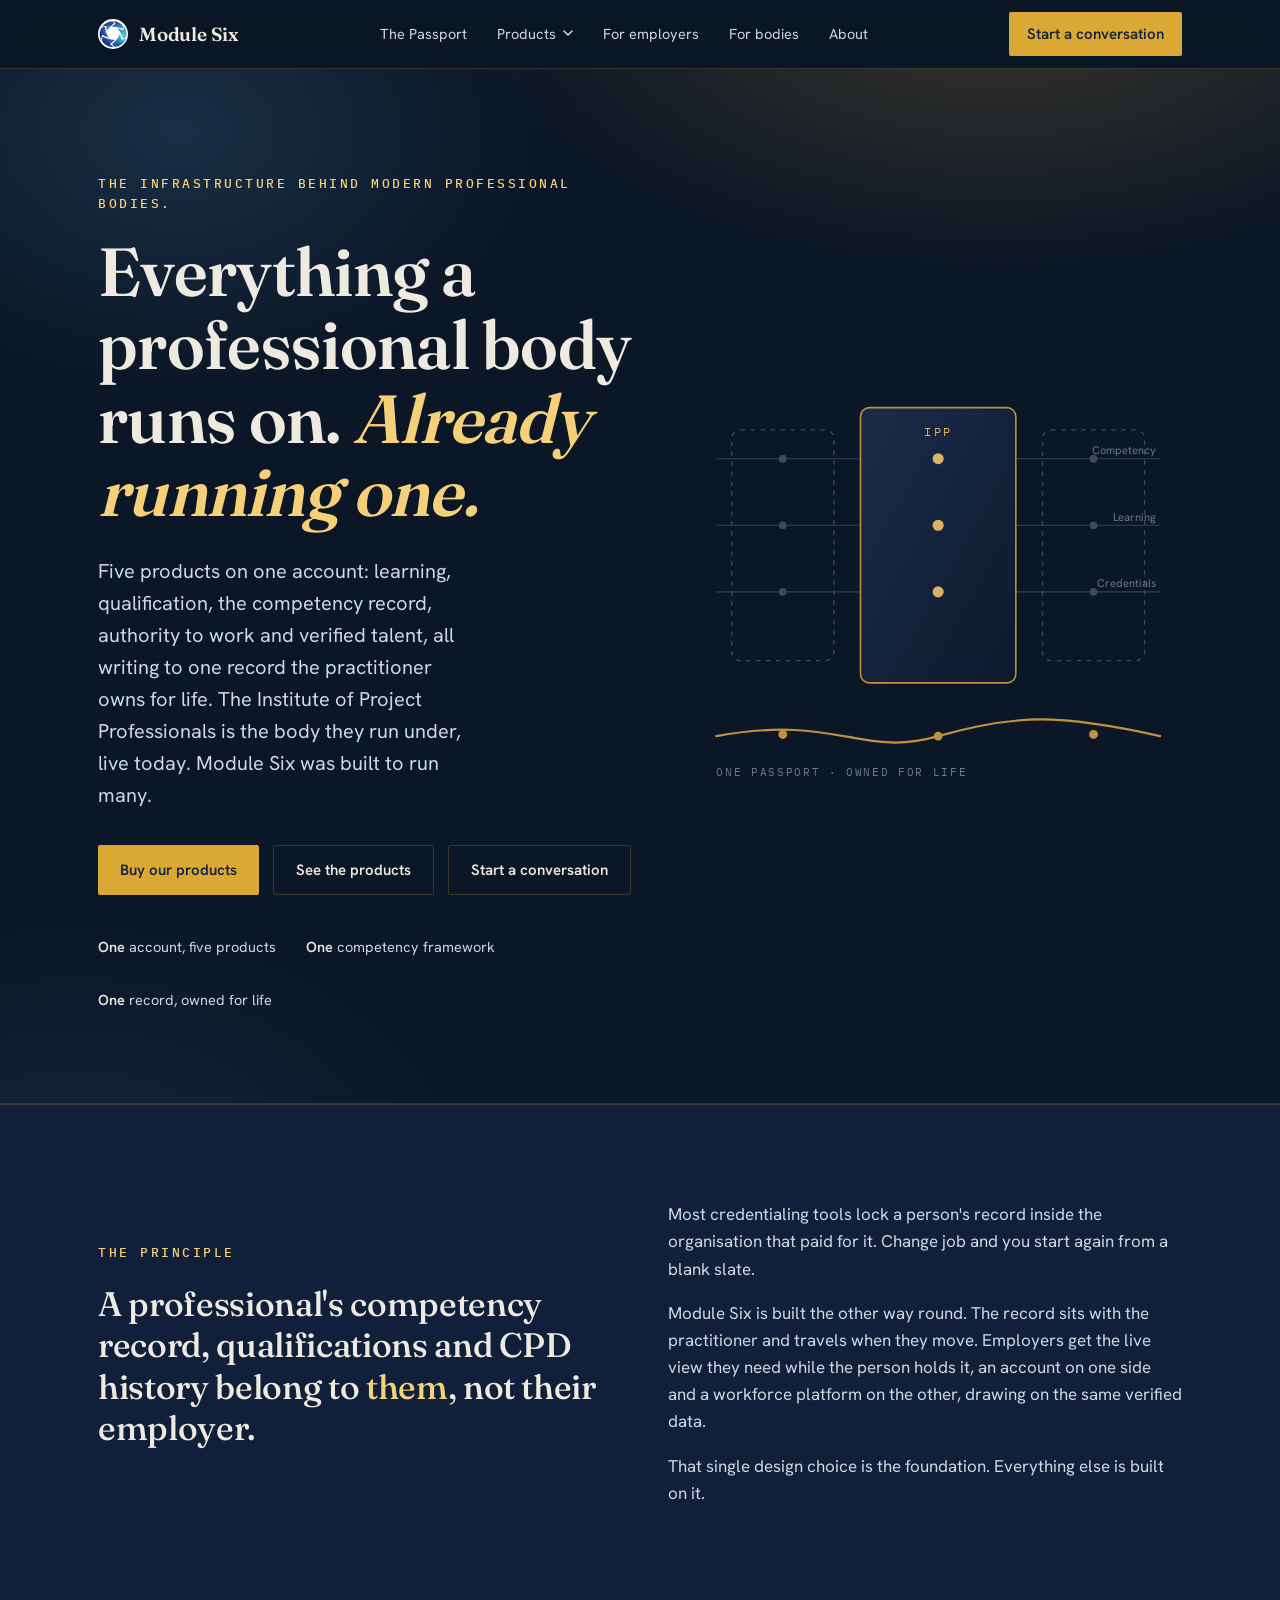
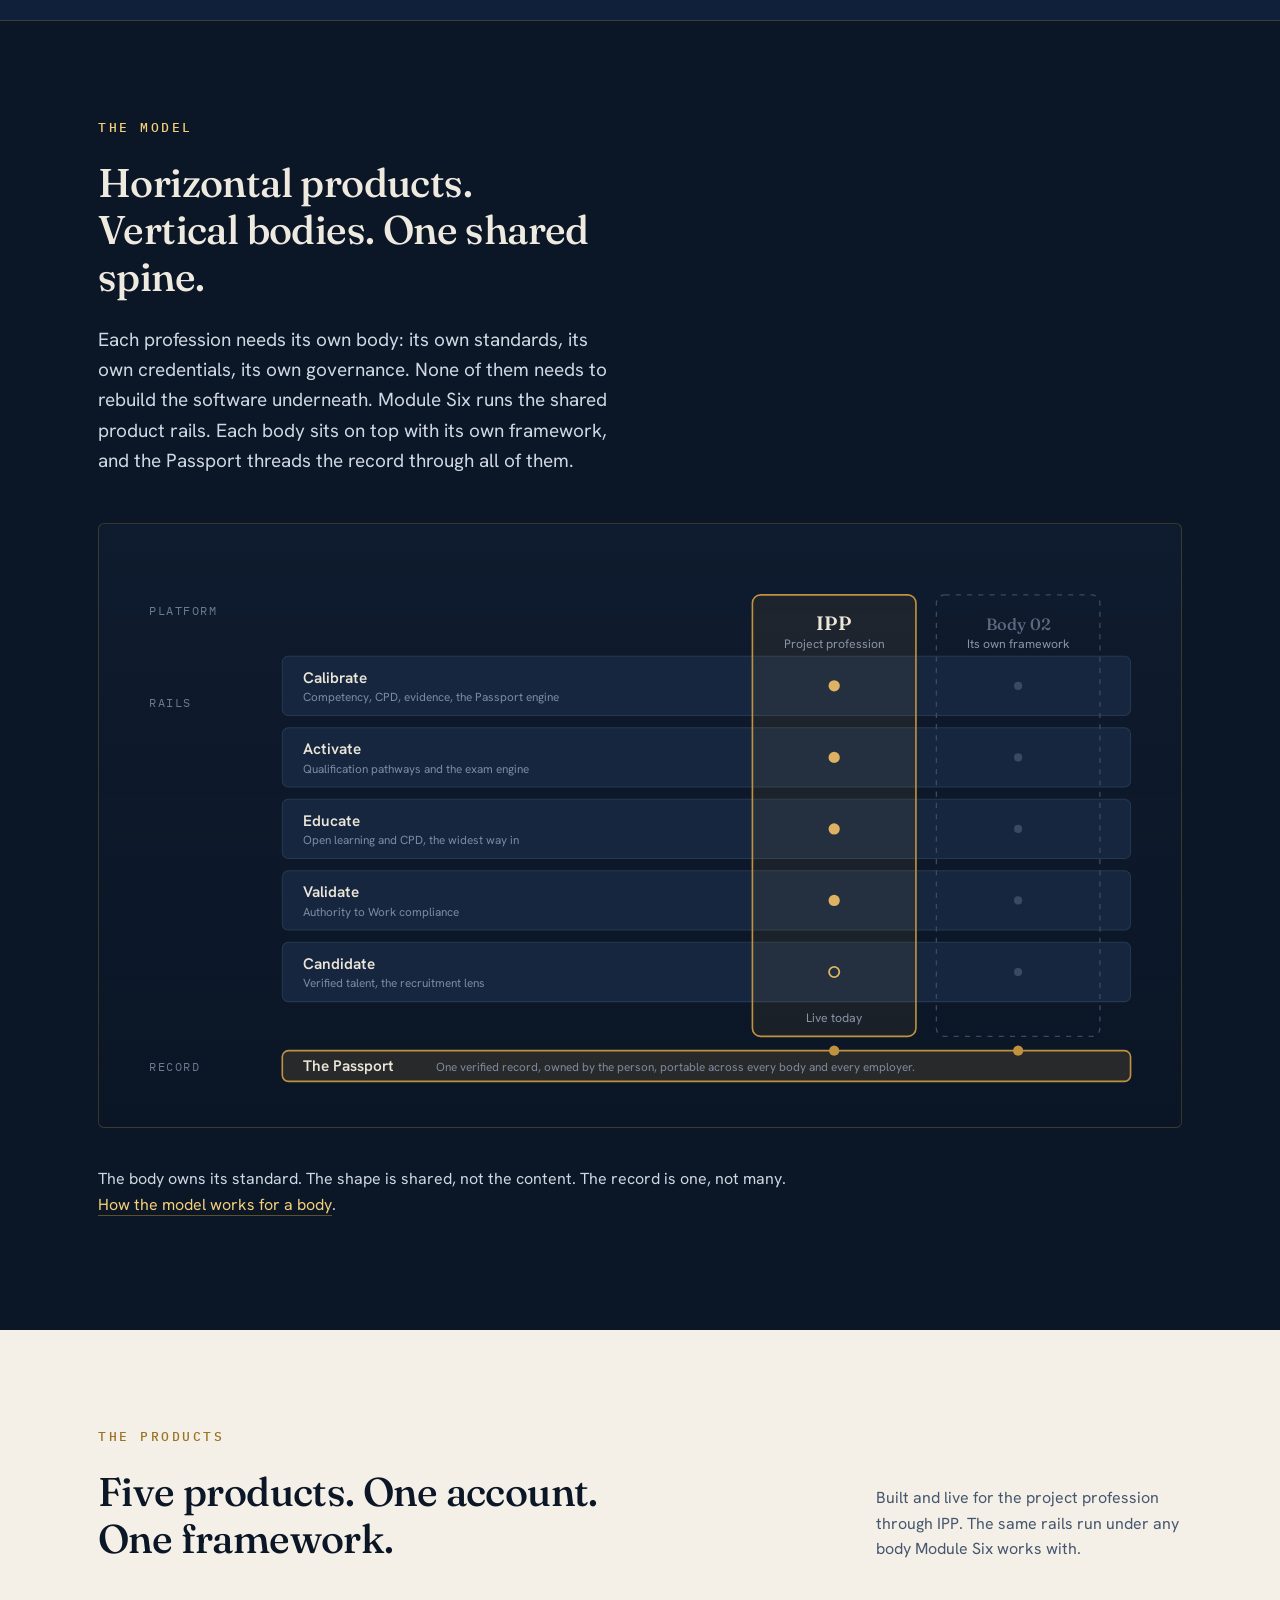
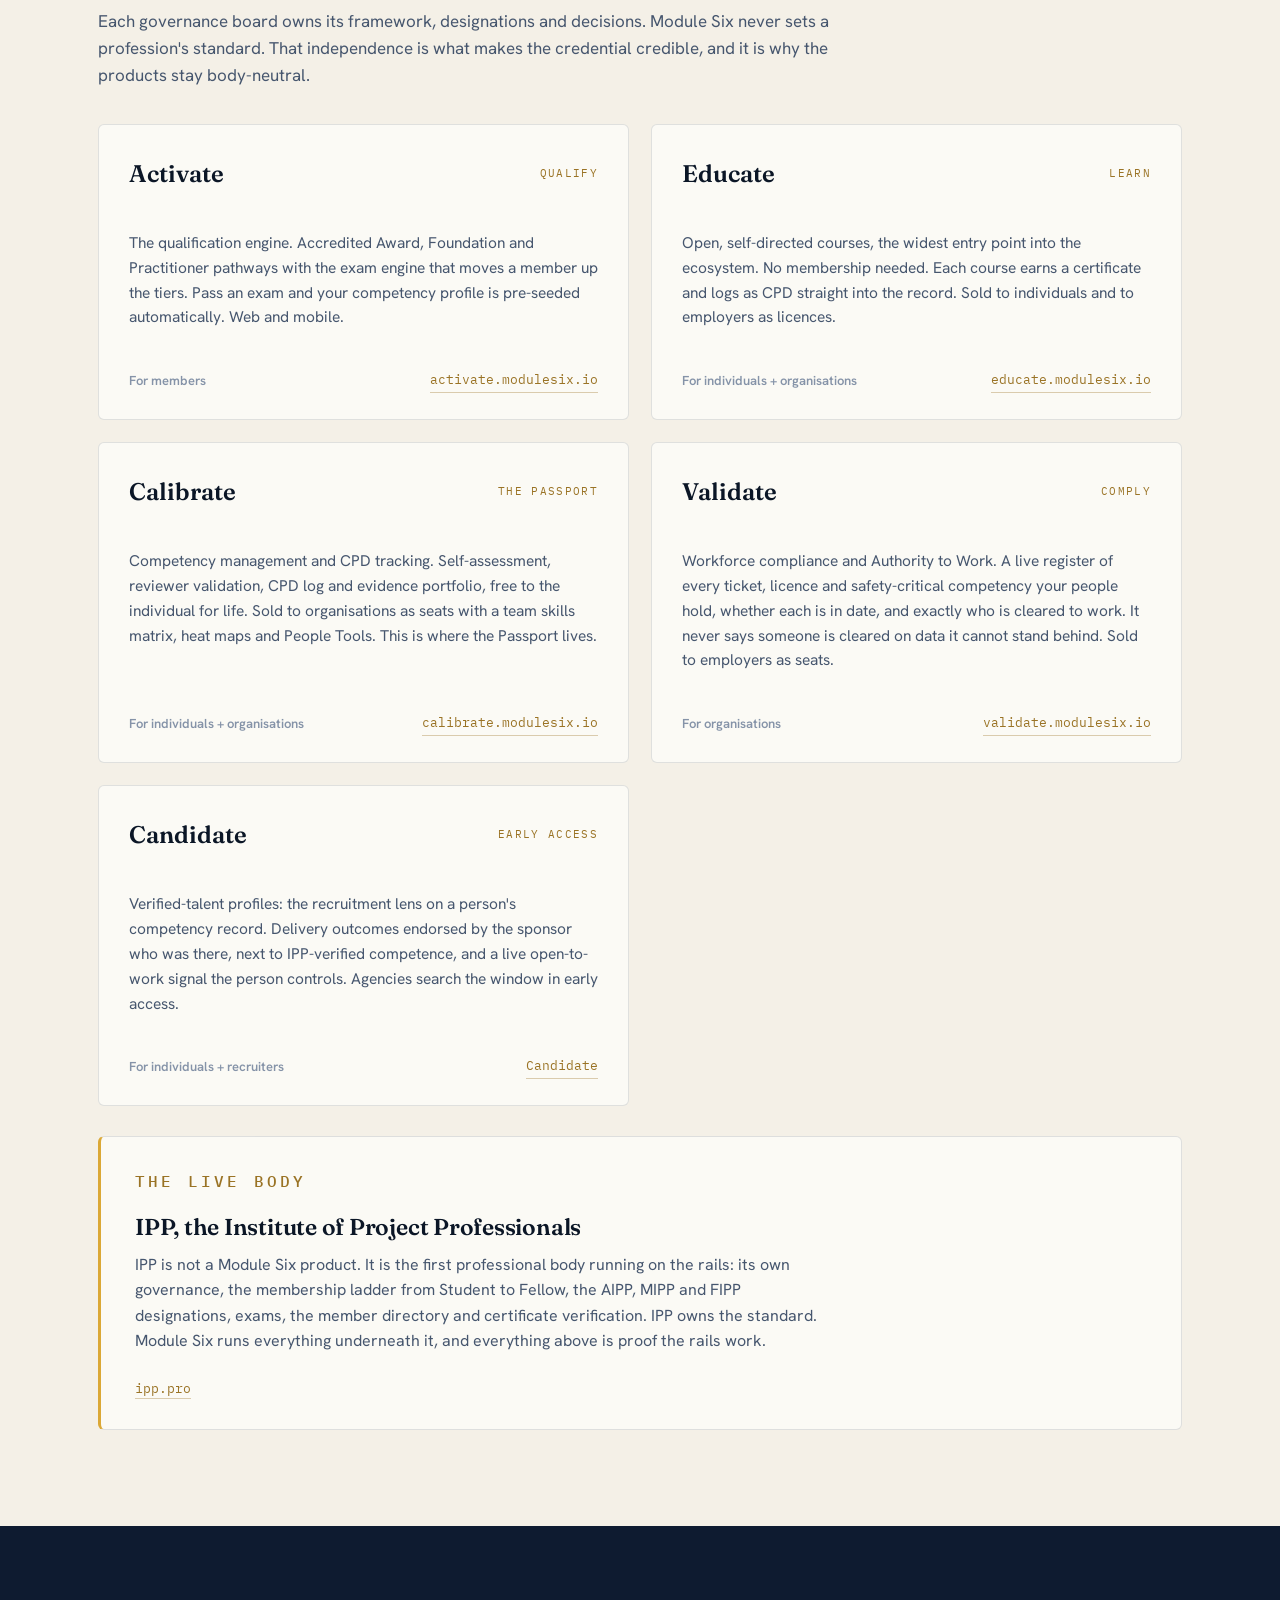
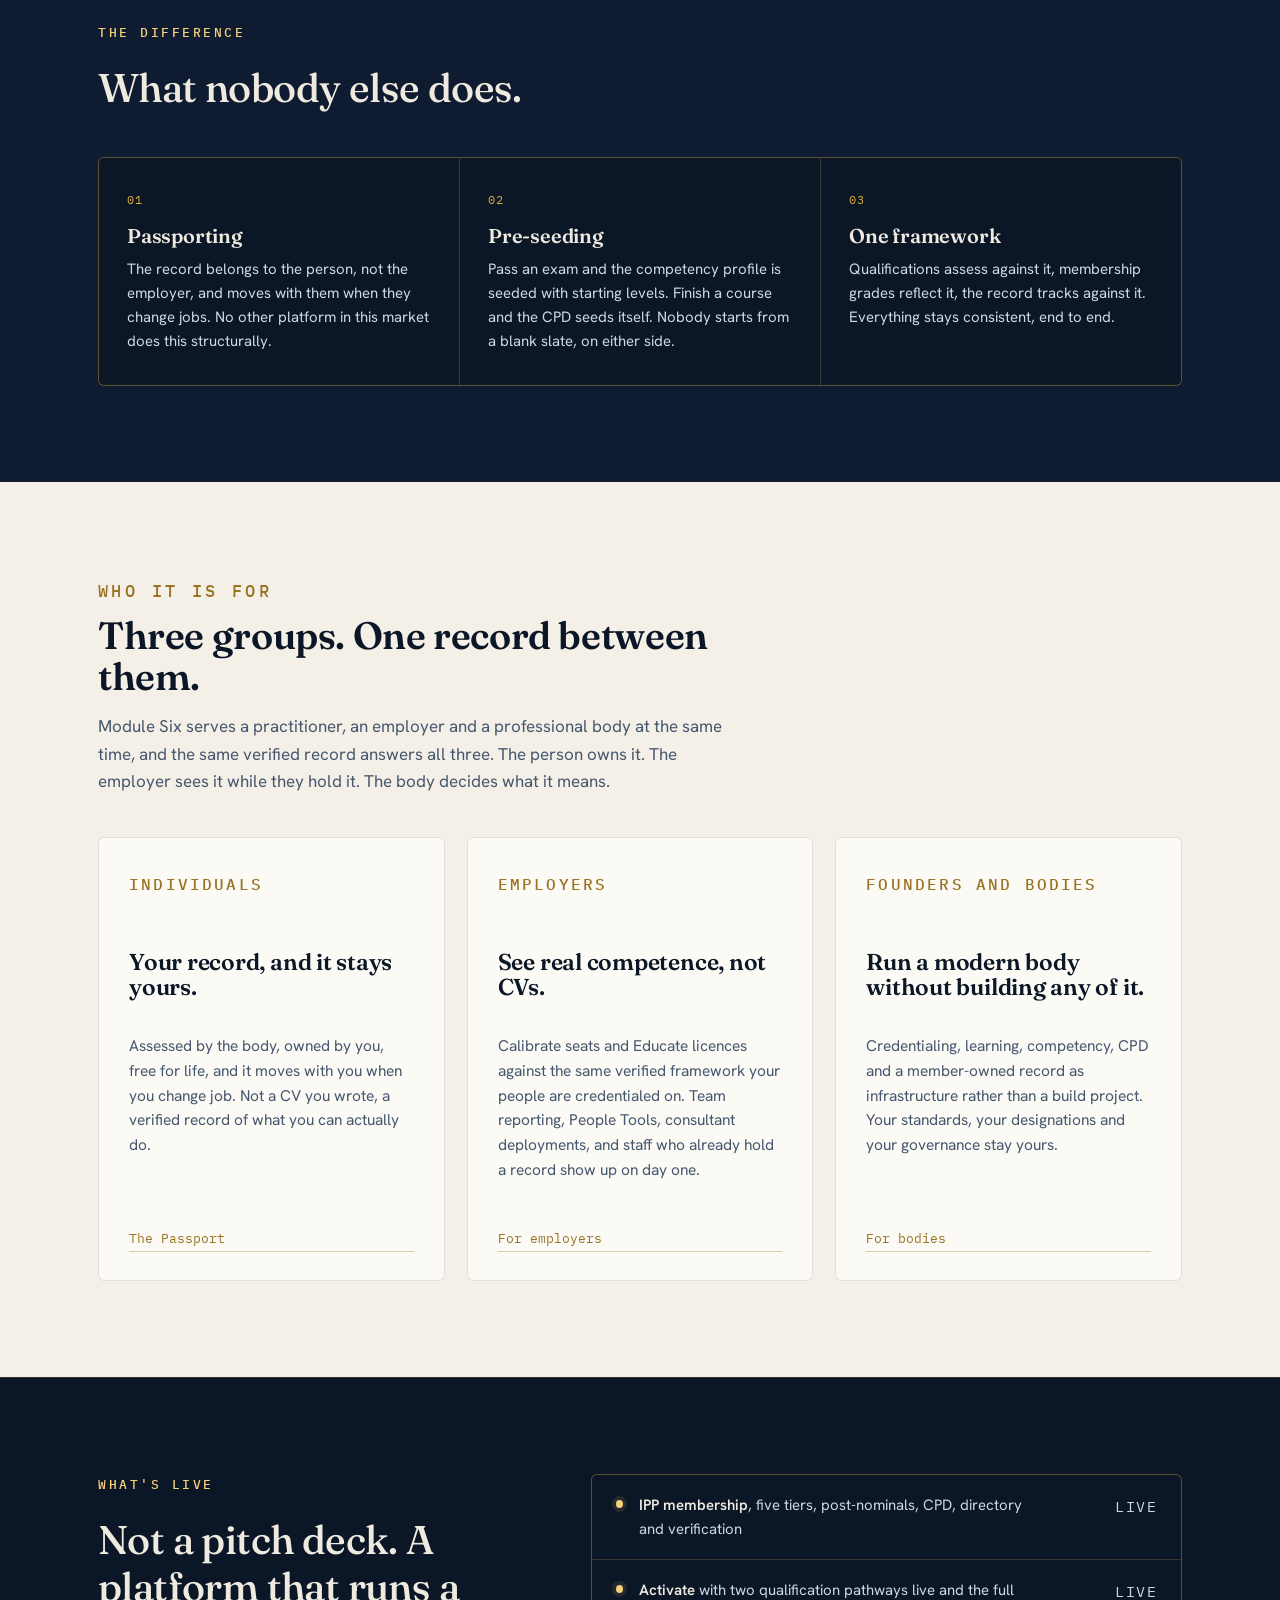
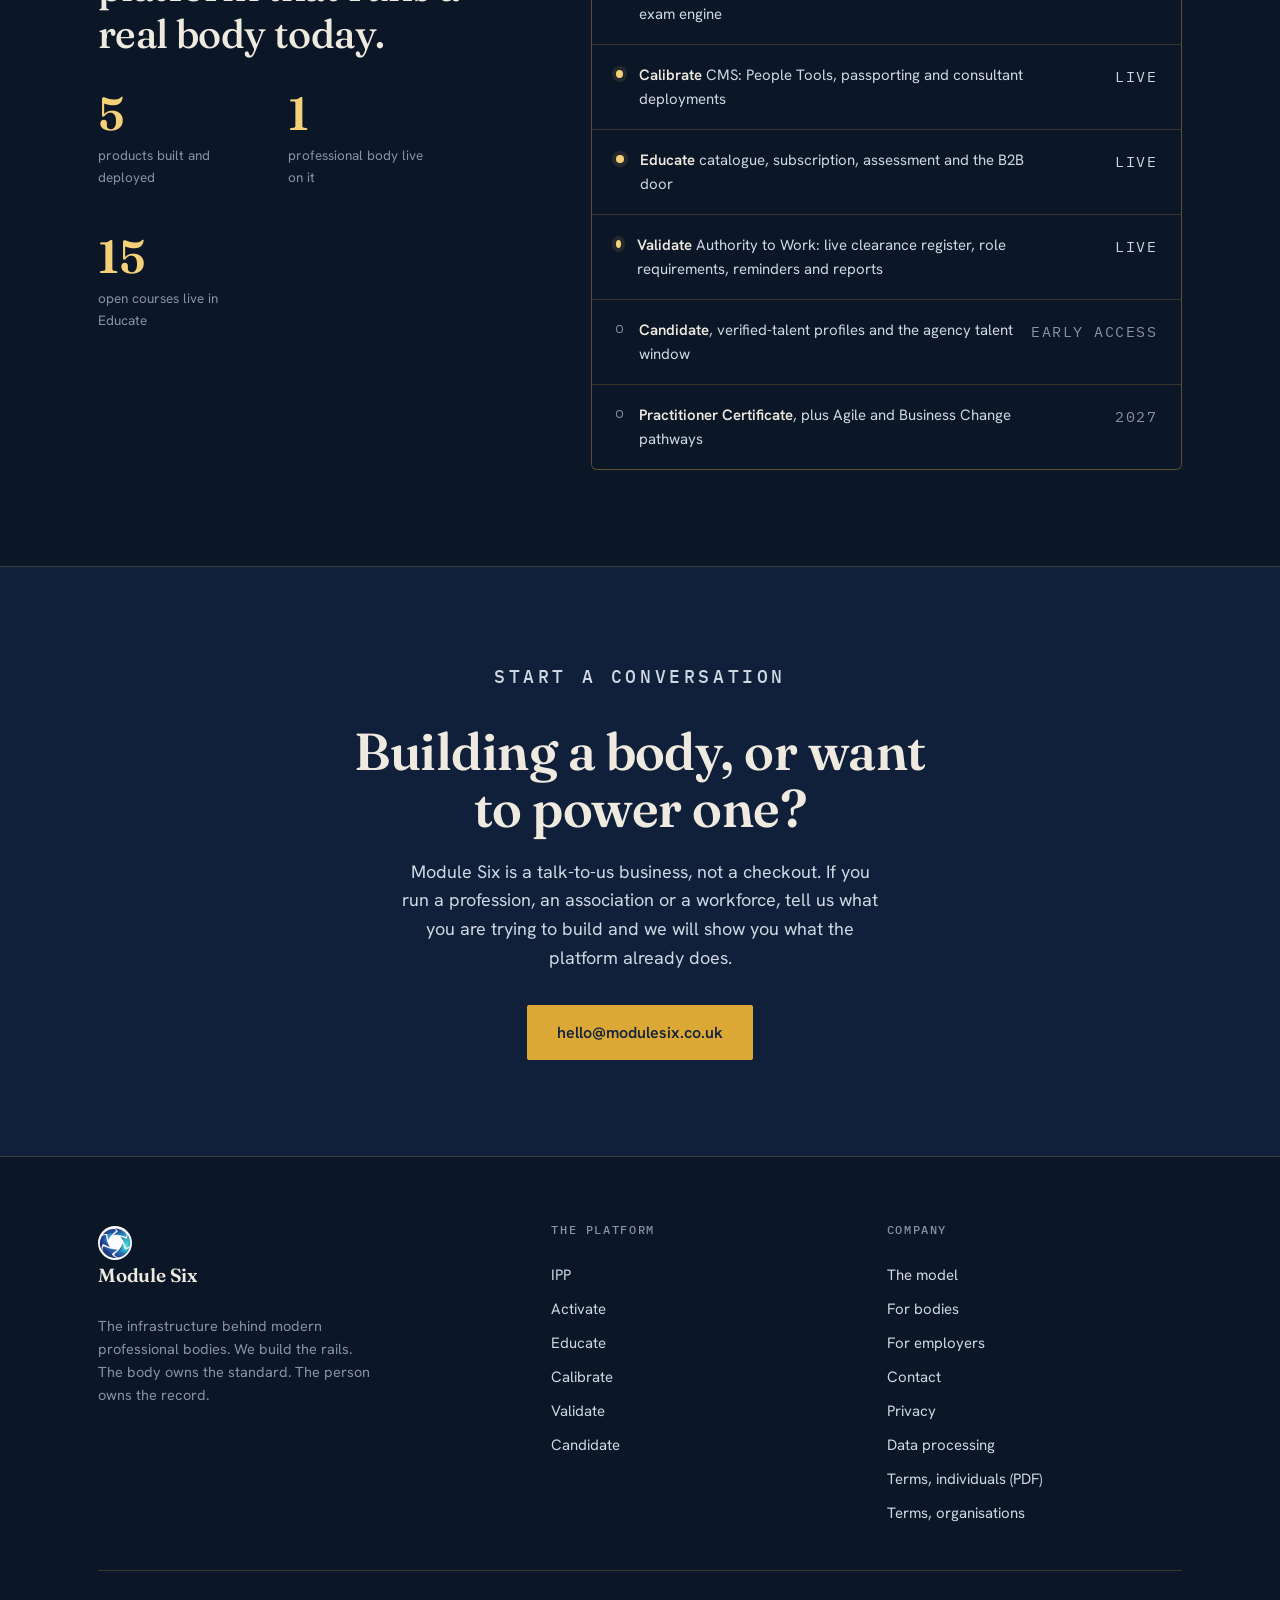
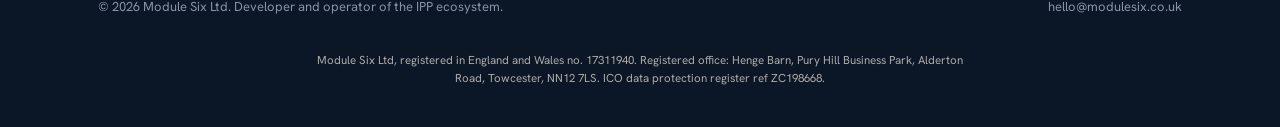
<file: index.html>
<!DOCTYPE html>
<html lang="en-GB">
<head>
<meta charset="utf-8">
<meta name="viewport" content="width=device-width, initial-scale=1">
<title>Module Six: the infrastructure behind modern professional bodies</title>
<meta name="description" content="Professional body software, competency management and workforce compliance on one record. Credentialing, learning, competency and CPD infrastructure. One body runs on it today, and it was built to run many.">
<meta name="theme-color" content="#0B1626">
<meta property="og:title" content="Module Six">
<meta property="og:description" content="The infrastructure behind modern professional bodies. Credentialing, learning, competency and CPD, with a record owned for life by the practitioner.">
<meta property="og:type" content="website">
<meta property="og:url" content="https://modulesix.co.uk/">
<link rel="canonical" href="https://modulesix.co.uk/">
<meta property="og:image" content="https://modulesix.co.uk/assets/og.png">
<meta property="og:site_name" content="Module Six">
<meta name="twitter:card" content="summary_large_image">
<meta name="twitter:image" content="https://modulesix.co.uk/assets/og.png">
<script type="application/ld+json">
{"@context":"https://schema.org","@type":"Organization","name":"Module Six Ltd","url":"https://modulesix.co.uk","logo":"https://modulesix.co.uk/assets/logo.png","description":"Module Six builds and operates the infrastructure modern professional bodies run on: credentialing, learning, competency and CPD, with a member-owned portable record.","sameAs":["https://ipp.pro"]}
</script>
<link rel="stylesheet" href="css/fonts.css">
<style>
  :root{
    --ink:#0B1626;
    --ink-2:#11203A;
    --ink-panel:#0E1B30;
    --paper:#F4F0E7;
    --paper-2:#FBFAF5;
    --brass:#DBA836;
    --brass-bright:#F4D079;
    --sky:#5BB0E8;
    --sky-soft:rgba(91,176,232,.14);
    --slate:#8593A8;
    --cream:#EFEAE0;
    --cream-dim:#CFD7E2;
    --line-dark:rgba(219,168,54,.22);
    --line-light:rgba(17,32,58,.12);
    --maxw:1140px;
  }
  *{box-sizing:border-box;}
  html{scroll-behavior:smooth;}
  body{
    margin:0;background:var(--ink);color:var(--cream);
    font-family:"Hanken Grotesk",system-ui,-apple-system,Segoe UI,Roboto,sans-serif;
    font-size:17px;line-height:1.6;-webkit-font-smoothing:antialiased;
    text-rendering:optimizeLegibility;
  }
  h1,h2,h3{font-family:"Fraunces",Georgia,serif;font-weight:600;line-height:1.08;letter-spacing:-.01em;margin:0;}
  p{margin:0 0 1em;}
  a{color:inherit;}
  .wrap{max-width:var(--maxw);margin:0 auto;padding:0 28px;}
  .eyebrow{
    font-family:"IBM Plex Mono",ui-monospace,monospace;
    font-size:12.5px;font-weight:500;letter-spacing:.2em;text-transform:uppercase;
    color:var(--brass-bright);margin:0 0 22px;
  }
  .eyebrow.dark-on-light{color:#9A7325;}
  .reveal{opacity:0;transform:translateY(18px);transition:opacity .7s ease,transform .7s ease;}
  .reveal.in{opacity:1;transform:none;}

  /* NAV */
  header.nav{position:sticky;top:0;z-index:50;background:rgba(11,22,38,.82);backdrop-filter:blur(10px);border-bottom:1px solid var(--line-dark);}
  .nav-inner{display:flex;align-items:center;justify-content:space-between;height:68px;}
  .brand{display:flex;align-items:center;gap:11px;text-decoration:none;}
  .brand .glyph{width:26px;height:26px;flex:0 0 26px;}
  .brand .name{font-family:"Fraunces",serif;font-weight:600;font-size:19px;letter-spacing:-.01em;color:var(--cream);}
  .nav-links{display:flex;align-items:center;gap:30px;}
  .nav-links a{font-size:14.5px;text-decoration:none;color:var(--cream-dim);transition:color .2s;}
  .nav-links a:hover{color:var(--cream);}
  .nav-links a.active{color:var(--brass-bright);}
  .btn{
    display:inline-flex;align-items:center;gap:9px;font-family:"Hanken Grotesk",sans-serif;
    font-weight:600;font-size:15px;text-decoration:none;border-radius:2px;
    padding:12px 22px;transition:transform .18s ease,background .2s ease,color .2s ease,border-color .2s ease;
  }
  .btn-primary{background:var(--brass);color:#15233b;}
  .btn-primary:hover{background:var(--brass-bright);transform:translateY(-1px);}
  .btn-ghost{border:1px solid var(--line-dark);color:var(--cream);}
  .btn-ghost:hover{border-color:var(--brass);color:var(--cream);}
  .nav .btn{padding:10px 18px;}
  .nav-toggle{display:none;}

  /* HERO */
  .hero{position:relative;overflow:hidden;padding:104px 0 92px;border-bottom:1px solid var(--line-dark);}
  .hero::before{content:"";position:absolute;inset:0;background:
    radial-gradient(620px 440px at 14% 6%, rgba(91,176,232,.16), transparent 60%),
    radial-gradient(900px 480px at 78% -8%, rgba(219,168,54,.22), transparent 60%),
    radial-gradient(700px 500px at 6% 110%, rgba(40,64,104,.40), transparent 60%);
    pointer-events:none;}
  .hero-grid{position:relative;display:grid;grid-template-columns:1.05fr .95fr;gap:56px;align-items:center;}
  .hero h1{font-size:clamp(38px,5.6vw,68px);}
  .hero h1 .em{color:var(--brass-bright);font-style:italic;}
  .hero-sub{font-size:clamp(17px,2vw,20px);color:var(--cream-dim);max-width:33ch;margin-top:26px;}
  .hero-cta{display:flex;gap:14px;margin-top:34px;flex-wrap:wrap;}
  .hero-meta{margin-top:40px;display:flex;gap:30px;flex-wrap:wrap;font-size:14.5px;color:var(--cream-dim);}
  .hero-meta b{color:var(--cream);font-weight:600;}
  .hero-art{position:relative;}
  .hero-art svg{width:100%;height:auto;display:block;}

  /* SECTIONS */
  section{padding:96px 0;}
  .section-lede{font-size:clamp(26px,3.4vw,40px);font-family:"Fraunces",serif;font-weight:500;line-height:1.18;letter-spacing:-.015em;max-width:20ch;}
  .lead-2{max-width:48ch;color:var(--cream-dim);font-size:19px;margin-top:24px;}

  /* THESIS strip */
  .thesis{background:var(--ink-2);border-top:1px solid var(--line-dark);border-bottom:1px solid var(--line-dark);}
  .thesis .wrap{display:grid;grid-template-columns:1fr 1fr;gap:56px;align-items:center;}
  .pullquote{font-family:"Fraunces",serif;font-weight:500;font-size:clamp(24px,3vw,34px);line-height:1.22;letter-spacing:-.01em;}
  .pullquote .hl{color:var(--brass-bright);}
  .thesis-body p{color:var(--cream-dim);}

  /* MODEL / lattice */
  .model{background:var(--ink);}
  .model-head{max-width:62ch;margin-bottom:46px;}
  .lattice-wrap{border:1px solid var(--line-dark);border-radius:6px;background:linear-gradient(180deg,rgba(20,33,55,.5),rgba(11,22,38,.2));padding:30px 30px 22px;}
  .lattice-wrap svg{width:100%;height:auto;display:block;}
  .model-caption{margin-top:38px;max-width:78ch;font-size:16px;color:var(--cream-dim);}
  .model-caption a{color:var(--brass-bright);text-decoration:none;border-bottom:1px solid rgba(219,168,54,.4);}
  .model-caption a:hover{border-bottom-color:var(--brass-bright);}

  /* PRODUCTS (paper) */
  .paper{background:var(--paper);color:var(--ink-2);}
  .paper .eyebrow{color:#9A7325;}
  .paper h2{color:var(--ink);}
  .prod-lede{max-width:74ch;color:#46566e;font-size:17px;margin:0 0 34px;}
  .live-body{margin-top:30px;border:1px solid var(--line-light);border-left:3px solid var(--brass);border-radius:6px;background:var(--paper-2);padding:32px 34px 28px;}
  .live-body h3{font-family:"Fraunces",serif;font-size:23px;color:var(--ink);margin:10px 0 12px;}
  .live-body p{color:#46566e;font-size:16px;max-width:76ch;margin:0 0 20px;}
  .prod-head{display:flex;justify-content:space-between;align-items:flex-end;gap:30px;margin-bottom:46px;flex-wrap:wrap;}
  .prod-head .section-lede{color:var(--ink);}
  .prod-grid{display:grid;grid-template-columns:repeat(2,1fr);gap:22px;}
  .prod{background:var(--paper-2);border:1px solid var(--line-light);border-radius:6px;padding:30px 30px 26px;transition:transform .2s ease,box-shadow .2s ease,border-color .2s;}
  .prod:hover{transform:translateY(-3px);box-shadow:0 18px 40px -28px rgba(17,32,58,.5);border-color:rgba(219,168,54,.5);}
  .prod-top{display:flex;align-items:center;justify-content:space-between;margin-bottom:16px;}
  .prod-name{font-family:"Fraunces",serif;font-weight:600;font-size:24px;color:var(--ink);}
  .prod-tag{font-family:"IBM Plex Mono",monospace;font-size:11px;letter-spacing:.12em;text-transform:uppercase;color:#9A7325;}
  .prod p{color:#46566e;font-size:15.5px;margin:0 0 18px;}
  .prod .who{font-size:13px;color:var(--slate);font-weight:600;}
  .prod-link{font-family:"IBM Plex Mono",monospace;font-size:13px;color:#9A7325;text-decoration:none;border-bottom:1px solid rgba(154,115,37,.35);padding-bottom:1px;transition:color .2s,border-color .2s;}
  .prod-link:hover{color:var(--ink);border-color:var(--ink);}
  .prod-foot{display:flex;justify-content:space-between;align-items:center;margin-top:6px;gap:14px;}

  /* DIFFERENTIATORS (dark panel) */
  .diff{background:var(--ink-panel);}
  .diff-grid{display:grid;grid-template-columns:repeat(3,1fr);gap:1px;background:var(--line-dark);border:1px solid var(--line-dark);border-radius:6px;overflow:hidden;margin-top:46px;}
  .diff-cell{background:var(--ink);padding:32px 28px;}
  .diff-cell .num{font-family:"IBM Plex Mono",monospace;font-size:12px;color:var(--brass);letter-spacing:.1em;}
  .diff-cell h3{font-size:20px;color:var(--cream);margin:14px 0 10px;}
  .diff-cell p{font-size:15px;color:var(--cream-dim);margin:0;}

  /* SPLIT audience blocks */
  .router-band{background:var(--paper);color:var(--ink-2);}
  .router-intro{max-width:64ch;margin-bottom:42px;}
  .router-intro h2{font-size:clamp(26px,3.4vw,38px);color:var(--ink);margin:10px 0 16px;}
  .router-intro p{color:#46566e;font-size:17px;margin:0;}
  .router-grid{display:grid;grid-template-columns:repeat(3,1fr);gap:22px;}
  .router-card{background:var(--paper-2);border:1px solid var(--line-light);border-radius:6px;padding:34px 30px 28px;display:flex;flex-direction:column;transition:transform .2s ease,box-shadow .2s ease,border-color .2s;}
  .router-card:hover{transform:translateY(-2px);border-color:var(--brass);box-shadow:0 18px 40px -28px rgba(20,33,55,.5);}
  .router-card .eyebrow{color:#9A7325;letter-spacing:.14em;margin-bottom:18px;min-height:1.7em;}
  .router-card h3{font-family:"Fraunces",serif;font-size:23px;color:var(--ink);margin:12px 0 12px;}
  .router-card p{color:#46566e;font-size:15.5px;margin:0 0 24px;flex:1;}
  .btn-dark{background:var(--ink);color:var(--cream);}
  .btn-dark:hover{background:var(--ink-2);transform:translateY(-1px);}

  /* PROOF */
  .proof{background:var(--ink);border-top:1px solid var(--line-dark);}
  .proof-grid{display:grid;grid-template-columns:.85fr 1.15fr;gap:56px;align-items:start;}
  .stat-row{display:flex;gap:46px;flex-wrap:wrap;margin:34px 0 0;}
  .stat .n{font-family:"Fraunces",serif;font-size:46px;font-weight:600;color:var(--brass-bright);line-height:1;}
  .stat .l{font-size:13.5px;color:var(--slate);margin-top:8px;max-width:18ch;}
  .live-list{display:grid;gap:1px;background:var(--line-dark);border:1px solid var(--line-dark);border-radius:6px;overflow:hidden;}
  .live-row{background:var(--ink);padding:18px 24px;display:flex;align-items:flex-start;gap:16px;}
  .live-row .dot{margin-top:7px;width:8px;height:8px;border-radius:50%;background:var(--brass-bright);flex:0 0 8px;box-shadow:0 0 0 4px rgba(221,178,99,.12);}
  .live-row .dot.soon{background:transparent;border:1.5px solid var(--slate);box-shadow:none;}
  .live-row span{font-size:15px;color:var(--cream-dim);}
  .live-row b{color:var(--cream);font-weight:600;}
  .live-row > span:not(.live-tag){flex:1 1 auto;}
  .live-tag{flex:0 0 96px;text-align:right;white-space:nowrap;font-family:"IBM Plex Mono",monospace;font-size:10.5px;letter-spacing:.1em;text-transform:uppercase;color:var(--brass);padding-top:2px;}
  .live-tag.soon{color:var(--slate);}

  /* CTA band */
  .cta-band{background:var(--ink-2);border-top:1px solid var(--line-dark);border-bottom:1px solid var(--line-dark);text-align:center;}
  .cta-band h2{font-size:clamp(30px,4.4vw,52px);max-width:18ch;margin:0 auto 22px;}
  .cta-band p{color:var(--cream-dim);max-width:48ch;margin:0 auto 32px;font-size:18px;}

  /* FOOTER */
  footer{background:var(--ink);padding:64px 0 40px;}
  .foot-grid{display:grid;grid-template-columns:1.4fr 1fr 1fr;gap:40px;padding-bottom:40px;border-bottom:1px solid var(--line-dark);}
  .foot-grid h4{font-family:"IBM Plex Mono",monospace;font-size:11.5px;letter-spacing:.14em;text-transform:uppercase;color:var(--slate);margin:0 0 18px;font-weight:500;}
  .foot-grid a{display:block;text-decoration:none;color:var(--cream-dim);font-size:15px;padding:5px 0;transition:color .2s;}
  .foot-grid a:hover{color:var(--brass-bright);}
  .foot-blurb{color:var(--slate);font-size:14.5px;max-width:34ch;margin-top:18px;}
  .foot-bottom{display:flex;justify-content:space-between;align-items:center;gap:20px;padding-top:26px;flex-wrap:wrap;}
  .foot-bottom small{color:var(--slate);font-size:13px;}

  /* card alignment: name row, body and foot line up across every card in a row */
  .prod{display:flex;flex-direction:column;}
  .prod p{flex:1 1 auto;}
  .prod-foot{margin-top:auto;}
  @supports (grid-template-rows: subgrid){
    .prod-grid{grid-template-rows:auto;}
    .prod{display:grid;grid-template-rows:subgrid;grid-row:span 3;}
    .prod p{flex:none;}
  }

  @supports (grid-template-rows: subgrid){
    .diff-grid{grid-auto-rows:auto;}
    .diff-cell{display:grid;grid-template-rows:subgrid;grid-row:span 3;align-content:start;}
  }

  @supports (grid-template-rows: subgrid){
    .router-grid{grid-template-rows:auto auto 1fr auto;}
    .router-card{display:grid;grid-template-rows:subgrid;grid-row:span 4;}
    .router-card p{flex:none;}
  }

  @media (max-width:900px){
    .hero-grid,.thesis .wrap,.proof-grid{grid-template-columns:1fr;gap:40px;}
    .hero-art{order:-1;max-width:460px;}
    .prod-grid,.diff-grid,.router-grid{grid-template-columns:1fr;}
    .diff-grid{gap:1px;}
    .foot-grid{grid-template-columns:1fr 1fr;}
    .nav-links{display:none;}
    .nav .btn-ghost{display:none;}
  }
  @media (max-width:560px){
    section{padding:72px 0;}
    .hero{padding:72px 0 64px;}
    .foot-grid{grid-template-columns:1fr;}
    .stat-row{gap:30px;}
  }
  /* logo */
  .brand .logo{width:30px;height:30px;flex:0 0 30px;display:block;border-radius:50%;}
  footer .brand .logo{width:34px;height:34px;flex:0 0 34px;}

  /* products dropdown */
  .has-dd{position:relative;}
  .dd-trigger{display:inline-flex;align-items:center;gap:7px;cursor:pointer;background:none;border:0;font-family:inherit;font-size:14.5px;color:var(--cream-dim);padding:0;transition:color .2s;}
  .has-dd:hover .dd-trigger,.has-dd:focus-within .dd-trigger{color:var(--cream);}
  .dd-trigger .caret{transition:transform .22s ease;}
  .has-dd:hover .caret,.has-dd:focus-within .caret{transform:rotate(180deg);}
  .dd-menu{position:absolute;top:calc(100% + 16px);left:50%;transform:translateX(-50%) translateY(8px);min-width:312px;background:#0E1B30;border:1px solid var(--line-dark);border-radius:9px;padding:8px;opacity:0;visibility:hidden;transition:opacity .2s ease,transform .2s ease;box-shadow:0 26px 64px -30px rgba(0,0,0,.75);z-index:60;}
  .dd-menu::before{content:"";position:absolute;top:-18px;left:0;right:0;height:18px;}
  .has-dd:hover .dd-menu,.has-dd:focus-within .dd-menu{opacity:1;visibility:visible;transform:translateX(-50%) translateY(0);}
  .dd-item{display:flex;gap:12px;align-items:flex-start;padding:11px 13px;border-radius:6px;text-decoration:none;transition:background .15s ease;}
  .dd-item:hover{background:rgba(219,168,54,.10);}
  .dd-dot{width:7px;height:7px;border-radius:2px;background:var(--brass);transform:rotate(45deg);margin-top:6px;flex:0 0 7px;}
  .dd-item .tx{display:flex;flex-direction:column;}
  .dd-item .nm{font-weight:600;color:var(--cream);font-size:14.5px;}
  .dd-item .ds{font-size:12.5px;color:var(--slate);margin-top:2px;}
  .dd-sep{height:1px;background:var(--line-dark);margin:8px 13px 4px;}
  .dd-group{padding:4px 13px 6px;font-family:"IBM Plex Mono",monospace;font-size:10.5px;letter-spacing:.14em;text-transform:uppercase;color:var(--slate);}

  @media (prefers-reduced-motion:reduce){
    .reveal{opacity:1;transform:none;transition:none;}
    html{scroll-behavior:auto;}
    .draw{stroke-dasharray:none!important;stroke-dashoffset:0!important;animation:none!important;}
  }

  /* mobile menu */
  .nav-toggle{display:none;width:36px;height:36px;border:0;background:none;cursor:pointer;flex-direction:column;justify-content:center;gap:5px;padding:6px;}
  .nav-toggle span{display:block;height:2px;background:var(--cream);border-radius:2px;transition:transform .25s ease,opacity .2s ease;}
  .nav-toggle.open span:nth-child(1){transform:translateY(7px) rotate(45deg);}
  .nav-toggle.open span:nth-child(2){opacity:0;}
  .nav-toggle.open span:nth-child(3){transform:translateY(-7px) rotate(-45deg);}
  .mnav{position:fixed;top:68px;left:0;right:0;z-index:49;background:#0E1B30;border-bottom:1px solid var(--line-dark);padding:8px 0 16px;box-shadow:0 24px 50px -24px rgba(0,0,0,.7);display:none;flex-direction:column;}
  .mnav.open{display:flex;}
  .mnav a{padding:14px 28px;text-decoration:none;color:var(--cream);font-size:17px;border-top:1px solid rgba(255,255,255,.05);}
  .mnav a:first-child{border-top:none;}
  .mnav .mnav-group{padding:16px 28px 4px;font-family:"IBM Plex Mono",monospace;font-size:11px;letter-spacing:.14em;text-transform:uppercase;color:var(--slate);}
  .mnav .mnav-sub{padding-left:42px;font-size:15px;color:var(--cream-dim);border-top:none;}
  .mnav .mnav-cta{margin:14px 24px 4px;background:var(--brass);color:#15233b;border-radius:5px;text-align:center;font-weight:600;border-top:none;}
  @media (max-width:900px){ .nav-toggle{display:flex;} }
  @media (min-width:901px){ .mnav{display:none !important;} }


  /* mobile menu */
  .nav-burger{display:none;flex-direction:column;gap:5px;background:none;border:0;cursor:pointer;padding:8px;margin-left:auto;}
  .nav-burger span{width:24px;height:2px;background:var(--cream);border-radius:2px;transition:transform .25s ease,opacity .2s ease;}
  .nav-burger.open span:nth-child(1){transform:translateY(7px) rotate(45deg);}
  .nav-burger.open span:nth-child(2){opacity:0;}
  .nav-burger.open span:nth-child(3){transform:translateY(-7px) rotate(-45deg);}
  .mobile-menu{display:none;position:fixed;top:68px;left:0;right:0;background:var(--ink-2);border-top:1px solid var(--line-dark);border-bottom:1px solid var(--line-dark);padding:14px 28px 26px;z-index:49;box-shadow:0 30px 60px -30px rgba(0,0,0,.7);max-height:calc(100vh - 68px);overflow-y:auto;}
  .mobile-menu.open{display:block;}
  .mobile-menu>a{display:block;font-size:17px;color:var(--cream);text-decoration:none;padding:14px 0;border-top:1px solid var(--line-dark);}
  .mobile-menu>a:first-child{border-top:none;}
  .mm-group{border-top:1px solid var(--line-dark);padding:8px 0 10px;}
  .mm-h{display:block;font-family:"IBM Plex Mono",monospace;font-size:11px;letter-spacing:.14em;text-transform:uppercase;color:var(--slate);padding:8px 0 4px;}
  .mm-group a{display:block;color:var(--cream-dim);text-decoration:none;padding:10px 0 10px 14px;font-size:16px;}
  .mm-cta{display:block;margin-top:16px;text-align:center;}
  @media (max-width:900px){ .nav-burger{display:flex;} .nav-inner > .btn-primary{display:none;} }

  .mobile-menu .mm-label{font-family:"IBM Plex Mono",monospace;font-size:10.5px;letter-spacing:.16em;text-transform:uppercase;color:var(--slate);padding:20px 0 2px;}
  .mobile-menu a.mm-cta{margin-top:18px;border-top:none;background:var(--brass);color:#15233b;font-weight:700;text-align:center;border-radius:10px;padding:15px 0;}
</style>
<link rel="icon" href="/favicon.svg" type="image/svg+xml">
<link rel="icon" href="/favicon.ico" sizes="any">
<link rel="apple-touch-icon" href="/apple-touch-icon.png">
</head>
<body>

<!-- NAV -->
<header class="nav">
  <div class="wrap nav-inner">
    <a class="brand" href="index.html" aria-label="Module Six home">
      <img class="logo" src="[data-uri]" alt="" width="30" height="30">
      <span class="name">Module Six</span>
    </a>
    <nav class="nav-links" aria-label="Primary">
      <a class="nl" href="the-passport.html">The Passport</a>
      <div class="has-dd">
        <button class="dd-trigger" aria-haspopup="true" aria-expanded="false">Products
          <svg class="caret" width="10" height="7" viewBox="0 0 10 7" fill="none" aria-hidden="true"><path d="M1 1l4 4 4-4" stroke="currentColor" stroke-width="1.6" stroke-linecap="round" stroke-linejoin="round"/></svg>
        </button>
        <div class="dd-menu" role="menu">
          <a class="dd-item" role="menuitem" href="https://activate.modulesix.io" target="_blank" rel="noopener"><span class="dd-dot"></span><span class="tx"><span class="nm">Activate</span><span class="ds">Qualify: pathways and exams</span></span></a>
          <a class="dd-item" role="menuitem" href="courses.html"><span class="dd-dot"></span><span class="tx"><span class="nm">Educate</span><span class="ds">Open learning and CPD, the widest way in</span></span></a>
          <a class="dd-item" role="menuitem" href="calibrate.html"><span class="dd-dot"></span><span class="tx"><span class="nm">Calibrate</span><span class="ds">The Passport and the employer platform</span></span></a><a class="dd-item" role="menuitem" href="validate.html"><span class="dd-dot"></span><span class="tx"><span class="nm">Validate</span><span class="ds">Authority to Work compliance</span></span></a><a class="dd-item" role="menuitem" href="candidate.html"><span class="dd-dot"></span><span class="tx"><span class="nm">Candidate</span><span class="ds">Verified talent, open to work</span></span></a>
          <div class="dd-sep"></div>
          <div class="dd-group">The live body</div>
          <a class="dd-item" role="menuitem" href="https://ipp.pro" target="_blank" rel="noopener"><span class="dd-dot body"></span><span class="tx"><span class="nm">IPP</span><span class="ds">The Institute of Project Professionals, live on the rails</span></span></a>
        </div>
      </div>
      <a class="nl" href="calibrate.html">For employers</a>
      <a class="nl" href="for-bodies.html">For bodies</a>
      <a class="nl" href="about.html">About</a>
    </nav>
    <a class="btn btn-primary" href="index.html#contact">Start a conversation</a>
    <button class="nav-toggle" aria-label="Open menu" aria-expanded="false"><span></span><span></span><span></span></button>
  </div>
</header>

<div class="mnav" id="mnav">
  <a href="the-passport.html">The Passport</a>
  <div class="mnav-group">Products</div>
  <a class="mnav-sub" href="https://activate.modulesix.io" target="_blank" rel="noopener">Activate</a>
  <a class="mnav-sub" href="courses.html">Educate</a>
  <a class="mnav-sub" href="calibrate.html">Calibrate</a><a class="mnav-sub" href="validate.html">Validate</a><a class="mnav-sub" href="candidate.html">Candidate</a>
  <div class="mnav-group">The live body</div>
  <a class="mnav-sub" href="https://ipp.pro" target="_blank" rel="noopener">IPP</a>
  <a href="calibrate.html">For employers</a>
  <a href="for-bodies.html">For bodies</a>
  <a href="about.html">About</a>
  <a class="mnav-cta" href="index.html#contact">Start a conversation</a>
</div>

<!-- HERO -->
<a id="top"></a>
<section class="hero">
  <div class="wrap hero-grid">
    <div>
      <p class="eyebrow reveal">The infrastructure behind modern professional bodies.</p>
      <h1 class="reveal">Everything a professional body runs on. <span class="em">Already running one.</span></h1>
      <p class="hero-sub reveal">Five products on one account: learning, qualification, the competency record, authority to work and verified talent, all writing to one record the practitioner owns for life. The Institute of Project Professionals is the body they run under, live today. Module Six was built to run many.</p>
      <div class="hero-cta reveal">
        <a class="btn btn-primary" href="https://shop.modulesix.io" target="_blank" rel="noopener">Buy our products</a>
        <a class="btn btn-ghost" href="#products">See the products</a>
        <a class="btn btn-ghost" href="#contact">Start a conversation</a>
      </div>
      <div class="hero-meta reveal">
        <span><b>One</b> account, five products</span>
        <span><b>One</b> competency framework</span>
        <span><b>One</b> record, owned for life</span>
      </div>
    </div>
    <div class="hero-art reveal" aria-hidden="true">
      <!-- abstract: shared rails crossing a body column, passport thread beneath -->
      <svg viewBox="0 0 440 380" xmlns="http://www.w3.org/2000/svg">
        <defs>
          <linearGradient id="g1" x1="0" y1="0" x2="1" y2="1">
            <stop offset="0" stop-color="#1b2c49"/><stop offset="1" stop-color="#0d1a2e"/>
          </linearGradient>
        </defs>
        <!-- horizontal rails -->
        <g stroke="#2c4063" stroke-width="1">
          <line x1="20" y1="70" x2="420" y2="70"/>
          <line x1="20" y1="130" x2="420" y2="130"/>
          <line x1="20" y1="190" x2="420" y2="190"/>
        </g>
        <!-- body column -->
        <rect x="150" y="24" width="140" height="248" rx="8" fill="url(#g1)" stroke="#C0913F" stroke-width="1.4"/>
        <text x="220" y="50" text-anchor="middle" font-family="IBM Plex Mono,monospace" font-size="11" letter-spacing="2" fill="#DDB263">IPP</text>
        <!-- rail nodes on the active body -->
        <g fill="#DDB263">
          <circle cx="220" cy="70" r="5"/>
          <circle cx="220" cy="130" r="5"/>
          <circle cx="220" cy="190" r="5"/>
        </g>
        <!-- faint future bodies -->
        <rect x="34" y="44" width="92" height="208" rx="8" fill="none" stroke="#3a4a62" stroke-width="1.2" stroke-dasharray="4 5"/>
        <rect x="314" y="44" width="92" height="208" rx="8" fill="none" stroke="#3a4a62" stroke-width="1.2" stroke-dasharray="4 5"/>
        <g fill="#3a4a62">
          <circle cx="80" cy="70" r="3.5"/><circle cx="80" cy="130" r="3.5"/><circle cx="80" cy="190" r="3.5"/>
          <circle cx="360" cy="70" r="3.5"/><circle cx="360" cy="130" r="3.5"/><circle cx="360" cy="190" r="3.5"/>
        </g>
        <!-- passport thread -->
        <path class="draw" d="M20 320 C 130 300, 150 340, 220 320 S 330 300, 420 320" fill="none" stroke="#C0913F" stroke-width="2" stroke-linecap="round" stroke-dasharray="600" stroke-dashoffset="600"/>
        <circle cx="80" cy="318.5" r="4" fill="#C0913F"/>
        <circle cx="220" cy="320" r="4" fill="#C0913F"/>
        <circle cx="360" cy="318.5" r="4" fill="#C0913F"/>
        <text x="20" y="356" font-family="IBM Plex Mono,monospace" font-size="10" letter-spacing="1.5" fill="#6B7A90">ONE PASSPORT · OWNED FOR LIFE</text>
        <!-- rail labels -->
        <text x="416" y="66" text-anchor="end" font-family="Hanken Grotesk,sans-serif" font-size="10" fill="#6B7A90">Competency</text>
        <text x="416" y="126" text-anchor="end" font-family="Hanken Grotesk,sans-serif" font-size="10" fill="#6B7A90">Learning</text>
        <text x="416" y="186" text-anchor="end" font-family="Hanken Grotesk,sans-serif" font-size="10" fill="#6B7A90">Credentials</text>
      </svg>
    </div>
  </div>
</section>

<!-- THESIS -->
<section class="thesis">
  <div class="wrap">
    <div class="reveal">
      <p class="eyebrow">The principle</p>
      <p class="pullquote">A professional's competency record, qualifications and CPD history belong to <span class="hl">them</span>, not their employer.</p>
    </div>
    <div class="thesis-body reveal">
      <p>Most credentialing tools lock a person's record inside the organisation that paid for it. Change job and you start again from a blank slate.</p>
      <p>Module Six is built the other way round. The record sits with the practitioner and travels when they move. Employers get the live view they need while the person holds it, an account on one side and a workforce platform on the other, drawing on the same verified data.</p>
      <p>That single design choice is the foundation. Everything else is built on it.</p>
    </div>
  </div>
</section>

<!-- MODEL / lattice -->
<section class="model" id="model">
  <div class="wrap">
    <div class="model-head reveal">
      <p class="eyebrow">The model</p>
      <h2 class="section-lede">Horizontal products. Vertical bodies. One shared spine.</h2>
      <p class="lead-2">Each profession needs its own body: its own standards, its own credentials, its own governance. None of them needs to rebuild the software underneath. Module Six runs the shared product rails. Each body sits on top with its own framework, and the Passport threads the record through all of them.</p>
    </div>

    <div class="lattice-wrap reveal" aria-label="Diagram: five shared product rails with vertical professional bodies standing on them, and the Passport as the foundation beneath everything">
      <svg viewBox="0 0 1000 540" xmlns="http://www.w3.org/2000/svg" role="img">
        <style>
          .lab{font-family:"IBM Plex Mono",monospace;font-size:12px;letter-spacing:.12em;fill:#6B7A90;}
          .body{font-family:"Fraunces",serif;font-weight:600;font-size:19px;fill:#ECE6D9;}
          .bodysub{font-family:"Hanken Grotesk",sans-serif;font-size:12px;fill:#8895a8;}
          .rail{font-family:"Hanken Grotesk",sans-serif;font-weight:600;font-size:15px;fill:#ECE6D9;}
          .railsub{font-family:"Hanken Grotesk",sans-serif;font-size:11.5px;fill:#7d8aa0;}
          .future{font-family:"Fraunces",serif;font-weight:500;font-size:16px;fill:#5d6b82;}
        </style>

        <!-- left rail labels -->
        <text class="lab" x="20" y="60">PLATFORM</text>
        <text class="lab" x="20" y="150">RAILS</text>
        <text class="lab" x="20" y="506">RECORD</text>

        <!-- horizontal product rails -->
        <g>
          <rect x="150" y="100" width="830" height="58" rx="6" fill="#16263f" stroke="#26384f"/>
          <text class="rail" x="170" y="126">Calibrate</text>
          <text class="railsub" x="170" y="144">Competency, CPD, evidence, the Passport engine</text>

          <rect x="150" y="170" width="830" height="58" rx="6" fill="#16263f" stroke="#26384f"/>
          <text class="rail" x="170" y="196">Activate</text>
          <text class="railsub" x="170" y="214">Qualification pathways and the exam engine</text>

          <rect x="150" y="240" width="830" height="58" rx="6" fill="#16263f" stroke="#26384f"/>
          <text class="rail" x="170" y="266">Educate</text>
          <text class="railsub" x="170" y="284">Open learning and CPD, the widest way in</text>

          <rect x="150" y="310" width="830" height="58" rx="6" fill="#16263f" stroke="#26384f"/>
          <text class="rail" x="170" y="336">Validate</text>
          <text class="railsub" x="170" y="354">Authority to Work compliance</text>

          <rect x="150" y="380" width="830" height="58" rx="6" fill="#16263f" stroke="#26384f"/>
          <text class="rail" x="170" y="406">Candidate</text>
          <text class="railsub" x="170" y="424">Verified talent, the recruitment lens</text>
        </g>

        <!-- vertical body columns standing on the rails -->
        <rect x="610" y="40" width="160" height="432" rx="8" fill="rgba(219,168,54,.07)" stroke="#C0913F" stroke-width="1.6"/>
        <text class="body" x="690" y="74" text-anchor="middle">IPP</text>
        <text class="bodysub" x="690" y="92" text-anchor="middle">Project profession</text>
        <text class="bodysub" x="690" y="458" text-anchor="middle" fill="#C0913F">Live today</text>
        <g fill="#DDB263">
          <circle cx="690" cy="129" r="5.5"/>
          <circle cx="690" cy="199" r="5.5"/>
          <circle cx="690" cy="269" r="5.5"/>
          <circle cx="690" cy="339" r="5.5"/>
          <circle cx="690" cy="409" r="5" fill="none" stroke="#DDB263" stroke-width="1.8"/>
        </g>

        <!-- Body 02 -->
        <rect x="790" y="40" width="160" height="432" rx="8" fill="none" stroke="#3a4a62" stroke-width="1.3" stroke-dasharray="5 6"/>
        <text class="future" x="870" y="74" text-anchor="middle">Body 02</text>
        <text class="bodysub" x="870" y="92" text-anchor="middle" fill="#5d6b82">Its own framework</text>
        <g fill="#3a4a62">
          <circle cx="870" cy="129" r="4"/><circle cx="870" cy="199" r="4"/><circle cx="870" cy="269" r="4"/><circle cx="870" cy="339" r="4"/><circle cx="870" cy="409" r="4"/>
        </g>

        <!-- The Passport: the foundation the rest is built on -->
        <rect x="150" y="486" width="830" height="30" rx="6" fill="rgba(192,145,63,.16)" stroke="#C0913F" stroke-width="1.6"/>
        <circle cx="690" cy="486" r="5" fill="#C0913F"/>
        <circle cx="870" cy="486" r="5" fill="#C0913F"/>
        <text class="rail" x="170" y="506" fill="#DDB263">The Passport</text>
        <text class="railsub" x="300" y="506" fill="#8895a8">One verified record, owned by the person, portable across every body and every employer.</text>
      </svg>
    </div>

    <p class="model-caption reveal">The body owns its standard. The shape is shared, not the content. The record is one, not many. <a href="for-bodies.html">How the model works for a body</a>.</p>
  </div>
</section>

<!-- PRODUCTS -->
<section class="paper" id="products">
  <div class="wrap">
    <div class="prod-head reveal">
      <div>
        <p class="eyebrow dark-on-light">The products</p>
        <h2 class="section-lede">Five products. One account. One framework.</h2>
      </div>
      <p style="max-width:34ch;color:#46566e;font-size:16px;margin:0;">Built and live for the project profession through IPP. The same rails run under any body Module Six works with.</p>
    </div>

    <p class="prod-lede reveal">Each governance board owns its framework, designations and decisions. Module Six never sets a profession's standard. That independence is what makes the credential credible, and it is why the products stay body-neutral.</p>

    <div class="prod-grid">
      <div class="prod reveal">
        <div class="prod-top"><span class="prod-name">Activate</span><span class="prod-tag">Qualify</span></div>
        <p>The qualification engine. Accredited Award, Foundation and Practitioner pathways with the exam engine that moves a member up the tiers. Pass an exam and your competency profile is pre-seeded automatically. Web and mobile.</p>
        <div class="prod-foot">
          <span class="who">For members</span>
          <a class="prod-link" href="https://activate.modulesix.io" target="_blank" rel="noopener">activate.modulesix.io</a>
        </div>
      </div>

      <div class="prod reveal">
        <div class="prod-top"><span class="prod-name">Educate</span><span class="prod-tag">Learn</span></div>
        <p>Open, self-directed courses, the widest entry point into the ecosystem. No membership needed. Each course earns a certificate and logs as CPD straight into the record. Sold to individuals and to employers as licences.</p>
        <div class="prod-foot">
          <span class="who">For individuals + organisations</span>
          <a class="prod-link" href="https://educate.modulesix.io" target="_blank" rel="noopener">educate.modulesix.io</a>
        </div>
      </div>

      <div class="prod reveal">
        <div class="prod-top"><span class="prod-name">Calibrate</span><span class="prod-tag">The Passport</span></div>
        <p>Competency management and CPD tracking. Self-assessment, reviewer validation, CPD log and evidence portfolio, free to the individual for life. Sold to organisations as seats with a team skills matrix, heat maps and People Tools. This is where the Passport lives.</p>
        <div class="prod-foot">
          <span class="who">For individuals + organisations</span>
          <a class="prod-link" href="https://calibrate.modulesix.io" target="_blank" rel="noopener">calibrate.modulesix.io</a>
        </div>
      </div>

      <div class="prod reveal">
        <div class="prod-top"><span class="prod-name">Validate</span><span class="prod-tag">Comply</span></div>
        <p>Workforce compliance and Authority to Work. A live register of every ticket, licence and safety-critical competency your people hold, whether each is in date, and exactly who is cleared to work. It never says someone is cleared on data it cannot stand behind. Sold to employers as seats.</p>
        <div class="prod-foot">
          <span class="who">For organisations</span>
          <a class="prod-link" href="https://validate.modulesix.io" target="_blank" rel="noopener">validate.modulesix.io</a>
        </div>
      </div>

      <div class="prod reveal">
        <div class="prod-top"><span class="prod-name">Candidate</span><span class="prod-tag">Early access</span></div>
        <p>Verified-talent profiles: the recruitment lens on a person's competency record. Delivery outcomes endorsed by the sponsor who was there, next to IPP-verified competence, and a live open-to-work signal the person controls. Agencies search the window in early access.</p>
        <div class="prod-foot">
          <span class="who">For individuals + recruiters</span>
          <a class="prod-link" href="candidate.html">Candidate</a>
        </div>
      </div>
    </div>

    <div class="live-body reveal">
      <p class="eyebrow dark-on-light">The live body</p>
      <h3>IPP, the Institute of Project Professionals</h3>
      <p>IPP is not a Module Six product. It is the first professional body running on the rails: its own governance, the membership ladder from Student to Fellow, the AIPP, MIPP and FIPP designations, exams, the member directory and certificate verification. IPP owns the standard. Module Six runs everything underneath it, and everything above is proof the rails work.</p>
      <a class="prod-link" href="https://ipp.pro" target="_blank" rel="noopener">ipp.pro</a>
    </div>
  </div>
</section>

<!-- DIFFERENTIATORS -->
<section class="diff">
  <div class="wrap">
    <div class="reveal" style="max-width:60ch;">
      <p class="eyebrow">The difference</p>
      <h2 class="section-lede" style="color:var(--cream);">What nobody else does.</h2>
    </div>
    <div class="diff-grid">
      <div class="diff-cell reveal"><div class="num">01</div><h3>Passporting</h3><p>The record belongs to the person, not the employer, and moves with them when they change jobs. No other platform in this market does this structurally.</p></div>
      <div class="diff-cell reveal"><div class="num">02</div><h3>Pre-seeding</h3><p>Pass an exam and the competency profile is seeded with starting levels. Finish a course and the CPD seeds itself. Nobody starts from a blank slate, on either side.</p></div>
      <div class="diff-cell reveal"><div class="num">03</div><h3>One framework</h3><p>Qualifications assess against it, membership grades reflect it, the record tracks against it. Everything stays consistent, end to end.</p></div>
    </div>
  </div>
</section>

<!-- AUDIENCE ROUTER -->
<section class="router-band">
  <div class="wrap">
    <div class="router-intro reveal">
      <p class="eyebrow dark-on-light">Who it is for</p>
      <h2>Three groups. One record between them.</h2>
      <p>Module Six serves a practitioner, an employer and a professional body at the same time, and the same verified record answers all three. The person owns it. The employer sees it while they hold it. The body decides what it means.</p>
    </div>
    <div class="router-grid">
      <div class="router-card reveal" id="individuals">
        <p class="eyebrow">Individuals</p>
        <h3>Your record, and it stays yours.</h3>
        <p>Assessed by the body, owned by you, free for life, and it moves with you when you change job. Not a CV you wrote, a verified record of what you can actually do.</p>
        <a class="prod-link" href="the-passport.html">The Passport</a>
      </div>
      <div class="router-card reveal" id="employers">
        <p class="eyebrow">Employers</p>
        <h3>See real competence, not CVs.</h3>
        <p>Calibrate seats and Educate licences against the same verified framework your people are credentialed on. Team reporting, People Tools, consultant deployments, and staff who already hold a record show up on day one.</p>
        <a class="prod-link" href="calibrate.html">For employers</a>
      </div>
      <div class="router-card reveal" id="bodies">
        <p class="eyebrow">Founders and bodies</p>
        <h3>Run a modern body without building any of it.</h3>
        <p>Credentialing, learning, competency, CPD and a member-owned record as infrastructure rather than a build project. Your standards, your designations and your governance stay yours.</p>
        <a class="prod-link" href="for-bodies.html">For bodies</a>
      </div>
    </div>
  </div>
</section>

<!-- PROOF -->
<section class="proof" id="proof">
  <div class="wrap proof-grid">
    <div class="reveal">
      <p class="eyebrow">What's live</p>
      <h2 class="section-lede" style="color:var(--cream);">Not a pitch deck. A platform that runs a real body today.</h2>
      <div class="stat-row">
        <div class="stat"><div class="n">5</div><div class="l">products built and deployed</div></div>
        <div class="stat"><div class="n">1</div><div class="l">professional body live on it</div></div>
        <div class="stat"><div class="n">15</div><div class="l">open courses live in Educate</div></div>
      </div>
    </div>
    <div class="reveal">
      <div class="live-list">
        <div class="live-row"><span class="dot"></span><span><b>IPP membership</b>, five tiers, post-nominals, CPD, directory and verification</span><span class="live-tag">Live</span></div>
        <div class="live-row"><span class="dot"></span><span><b>Activate</b> with two qualification pathways live and the full exam engine</span><span class="live-tag">Live</span></div>
        <div class="live-row"><span class="dot"></span><span><b>Calibrate</b> CMS: People Tools, passporting and consultant deployments</span><span class="live-tag">Live</span></div>
        <div class="live-row"><span class="dot"></span><span><b>Educate</b> catalogue, subscription, assessment and the B2B door</span><span class="live-tag">Live</span></div>
        <div class="live-row"><span class="dot"></span><span><b>Validate</b> Authority to Work: live clearance register, role requirements, reminders and reports</span><span class="live-tag">Live</span></div>
        <div class="live-row"><span class="dot soon"></span><span><b>Candidate</b>, verified-talent profiles and the agency talent window</span><span class="live-tag soon">Early access</span></div>
        <div class="live-row"><span class="dot soon"></span><span><b>Practitioner Certificate</b>, plus Agile and Business Change pathways</span><span class="live-tag soon">2027</span></div>
      </div>
    </div>
  </div>
</section>

<!-- CTA / CONTACT -->
<section class="cta-band" id="contact">
  <div class="wrap reveal">
    <p class="eyebrow" style="text-align:center;">Start a conversation</p>
    <h2>Building a body, or want to power one?</h2>
    <p>Module Six is a talk-to-us business, not a checkout. If you run a profession, an association or a workforce, tell us what you are trying to build and we will show you what the platform already does.</p>
    <a class="btn btn-primary" href="mailto:hello@modulesix.co.uk?subject=Module%20Six%20enquiry" style="font-size:16px;padding:15px 30px;">hello@modulesix.co.uk</a>
  </div>
</section>

<!-- FOOTER -->
<footer>
  <div class="wrap">
    <div class="foot-grid">
      <div>
        <a class="brand" href="#top" style="text-decoration:none;">
          <img class="logo" src="[data-uri]" alt="" width="34" height="34">
          <span class="name">Module Six</span>
        </a>
        <p class="foot-blurb">The infrastructure behind modern professional bodies. We build the rails. The body owns the standard. The person owns the record.</p>
      </div>
      <div>
        <h4>The platform</h4>
        <a href="https://ipp.pro" target="_blank" rel="noopener">IPP</a>
        <a href="https://activate.modulesix.io" target="_blank" rel="noopener">Activate</a>
        <a href="https://educate.modulesix.io" target="_blank" rel="noopener">Educate</a>
        <a href="https://calibrate.modulesix.io" target="_blank" rel="noopener">Calibrate</a>
        <a href="https://validate.modulesix.io" target="_blank" rel="noopener">Validate</a>
        <a href="https://candidate.modulesix.io" target="_blank" rel="noopener">Candidate</a>
      </div>
      <div>
        <h4>Company</h4>
        <a href="#model">The model</a>
        <a href="#bodies">For bodies</a>
        <a href="#employers">For employers</a>
        <a href="mailto:hello@modulesix.co.uk">Contact</a>
        <a href="privacy.html">Privacy</a>
        <a href="dpa.html">Data processing</a>
        <a href="assets/docs/MS-LEG-001_Terms_of_Service_for_Individuals_First_Edition.pdf">Terms, individuals (PDF)</a>
        <a href="terms.html">Terms, organisations</a>
      </div>
    </div>
    <div class="foot-bottom">
      <small>© 2026 Module Six Ltd. Developer and operator of the IPP ecosystem.</small>
      <small>hello@modulesix.co.uk</small>
      <div style="font-size:0.72rem;line-height:1.55;opacity:0.7;text-align:center;max-width:680px;margin:0.85rem auto 0;padding:0 16px">Module Six Ltd, registered in England and Wales no. 17311940. Registered office: Henge Barn, Pury Hill Business Park, Alderton Road, Towcester, NN12 7LS. ICO data protection register ref ZC198668.</div>
    </div>
  </div>
</footer>

<script>
  (function(){
    var els = document.querySelectorAll('.reveal');
    if(!('IntersectionObserver' in window)){els.forEach(function(e){e.classList.add('in');});return;}
    var io = new IntersectionObserver(function(entries){
      entries.forEach(function(en){
        if(en.isIntersecting){en.target.classList.add('in');io.unobserve(en.target);}
      });
    },{threshold:0.12,rootMargin:'0px 0px -40px 0px'});
    els.forEach(function(e){io.observe(e);});

    // hero passport thread draw
    var thread = document.querySelector('.hero-art .draw');
    if(thread && !window.matchMedia('(prefers-reduced-motion:reduce)').matches){
      setTimeout(function(){thread.style.transition='stroke-dashoffset 1.8s ease';thread.style.strokeDashoffset='0';},500);
    } else if(thread){ thread.style.strokeDashoffset='0'; }
    // products dropdown aria state
    var dd = document.querySelector('.has-dd');
    if(dd){
      var trg = dd.querySelector('.dd-trigger');
      var set = function(v){trg.setAttribute('aria-expanded', v);};
      dd.addEventListener('mouseenter',function(){set('true');});
      dd.addEventListener('mouseleave',function(){set('false');});
      dd.addEventListener('focusin',function(){set('true');});
      dd.addEventListener('focusout',function(e){if(!dd.contains(e.relatedTarget))set('false');});
      trg.addEventListener('keydown',function(e){if(e.key==='Escape'){set('false');trg.blur();}});
    }
  })();
</script>

<script>
(function(){var t=document.querySelector('.nav-toggle'),m=document.getElementById('mnav');if(!t||!m)return;
t.addEventListener('click',function(){var o=m.classList.toggle('open');t.classList.toggle('open',o);t.setAttribute('aria-expanded',o);});
m.querySelectorAll('a').forEach(function(a){a.addEventListener('click',function(){m.classList.remove('open');t.classList.remove('open');t.setAttribute('aria-expanded','false');});});})();
</script>
<script>
(function(){
  var burger=document.querySelector('.nav-burger'), mm=document.getElementById('mobileMenu');
  if(!burger||!mm) return;
  burger.addEventListener('click',function(){ var o=mm.classList.toggle('open'); burger.classList.toggle('open',o); burger.setAttribute('aria-expanded',o?'true':'false'); });
  mm.querySelectorAll('a').forEach(function(a){ a.addEventListener('click',function(){ mm.classList.remove('open'); burger.classList.remove('open'); burger.setAttribute('aria-expanded','false'); }); });
})();
</script>
</body>
</html>
</file>
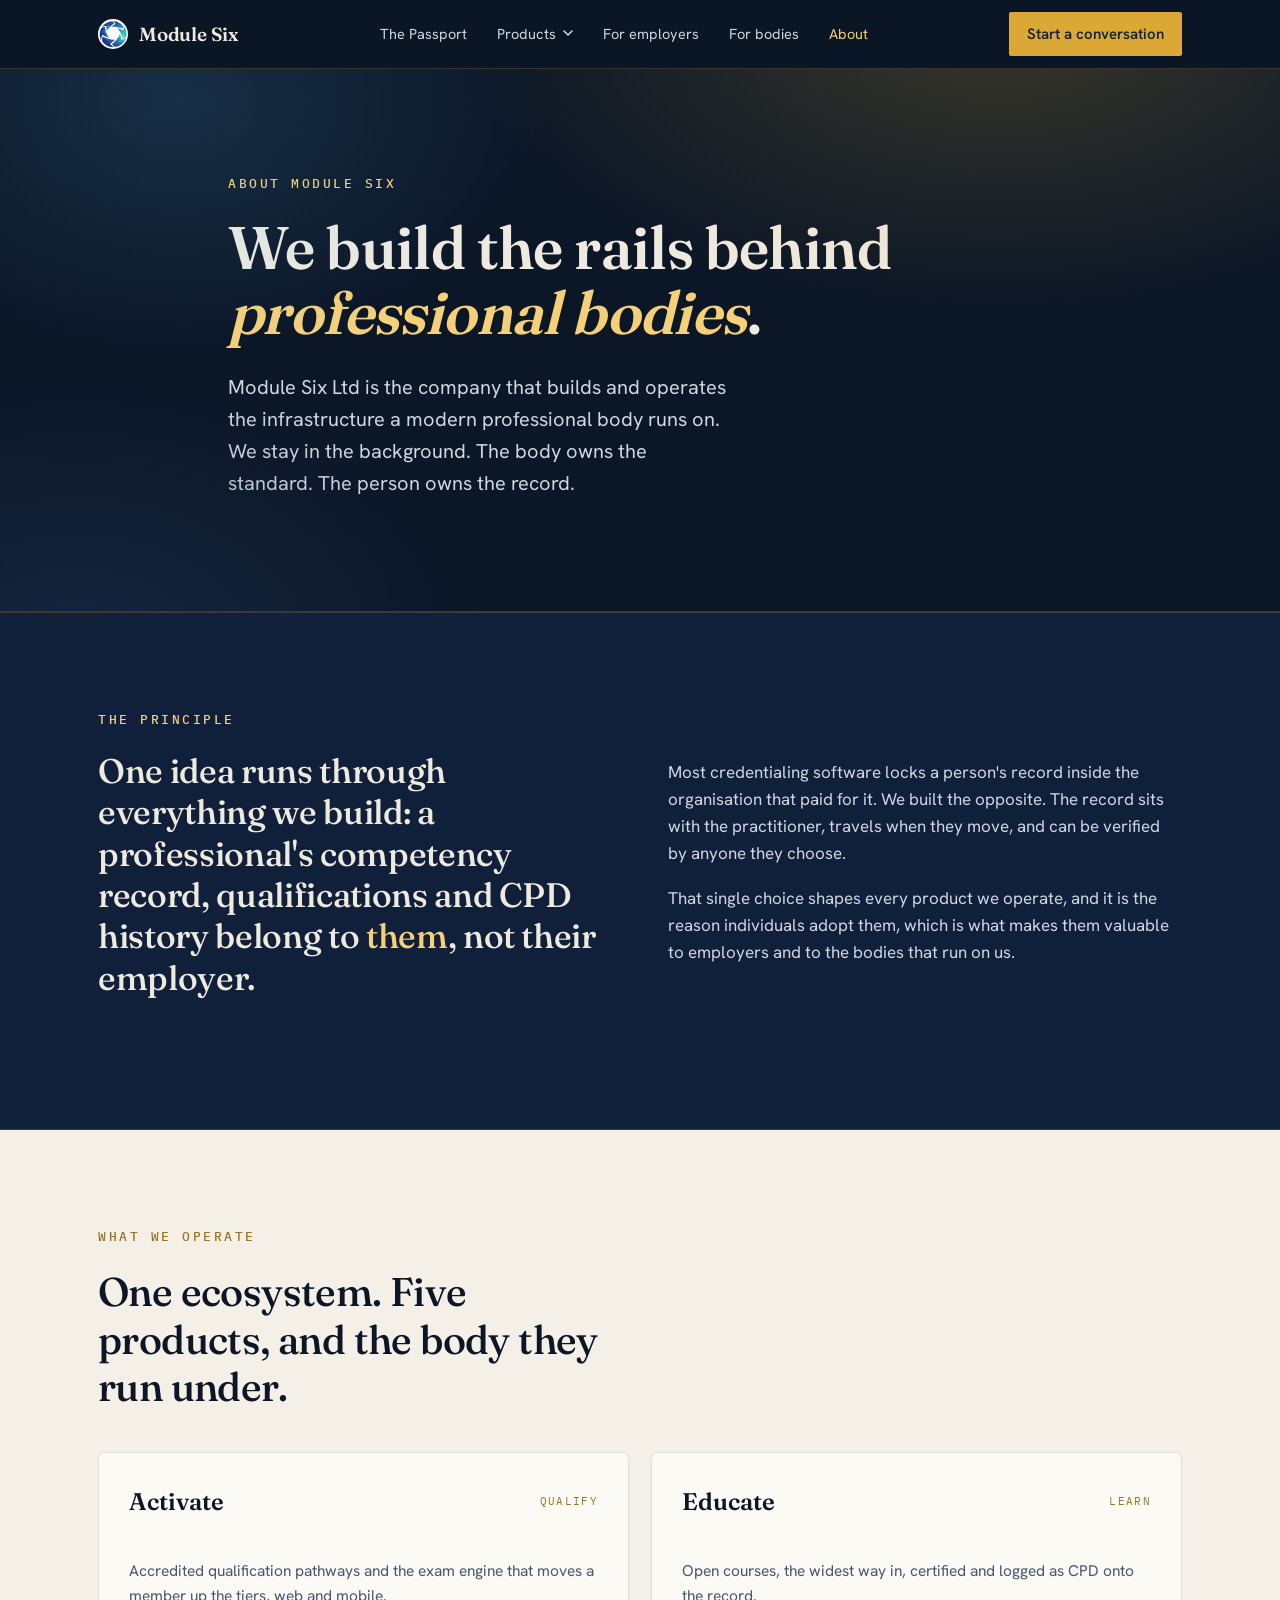
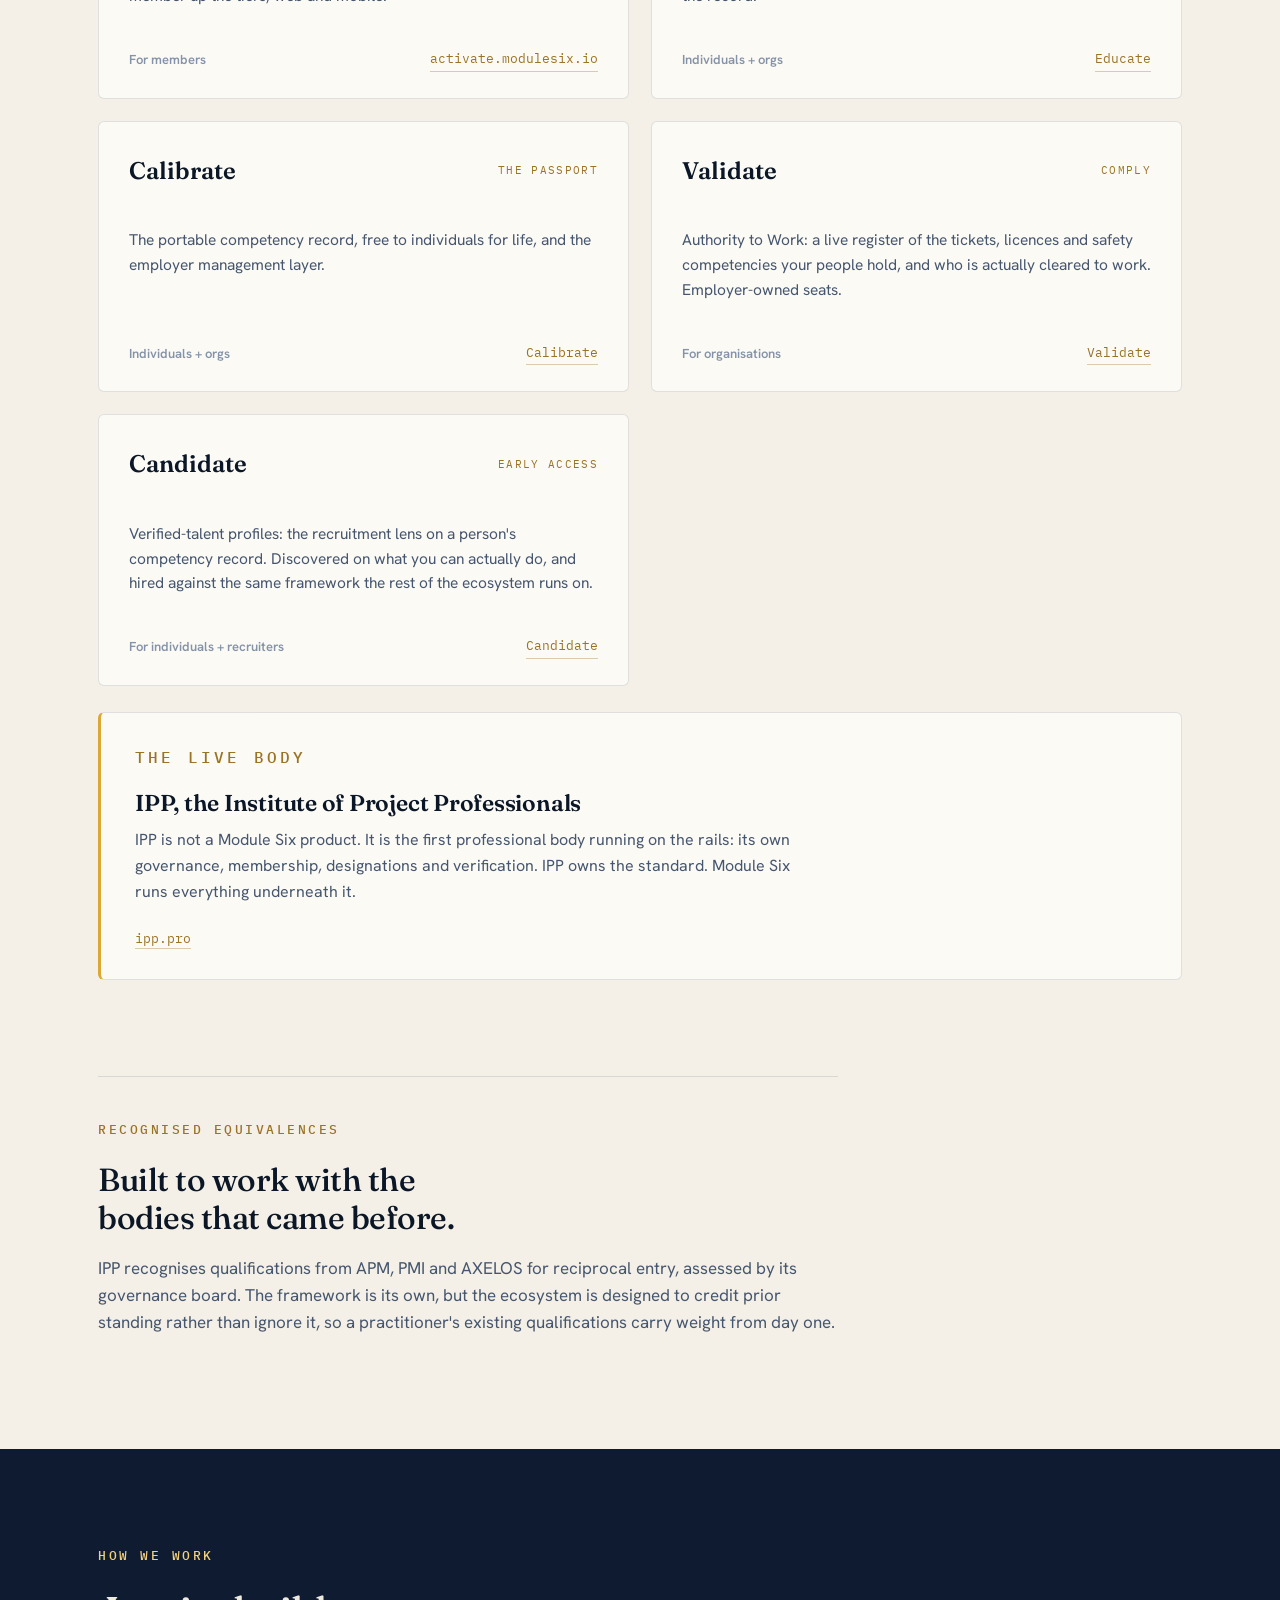
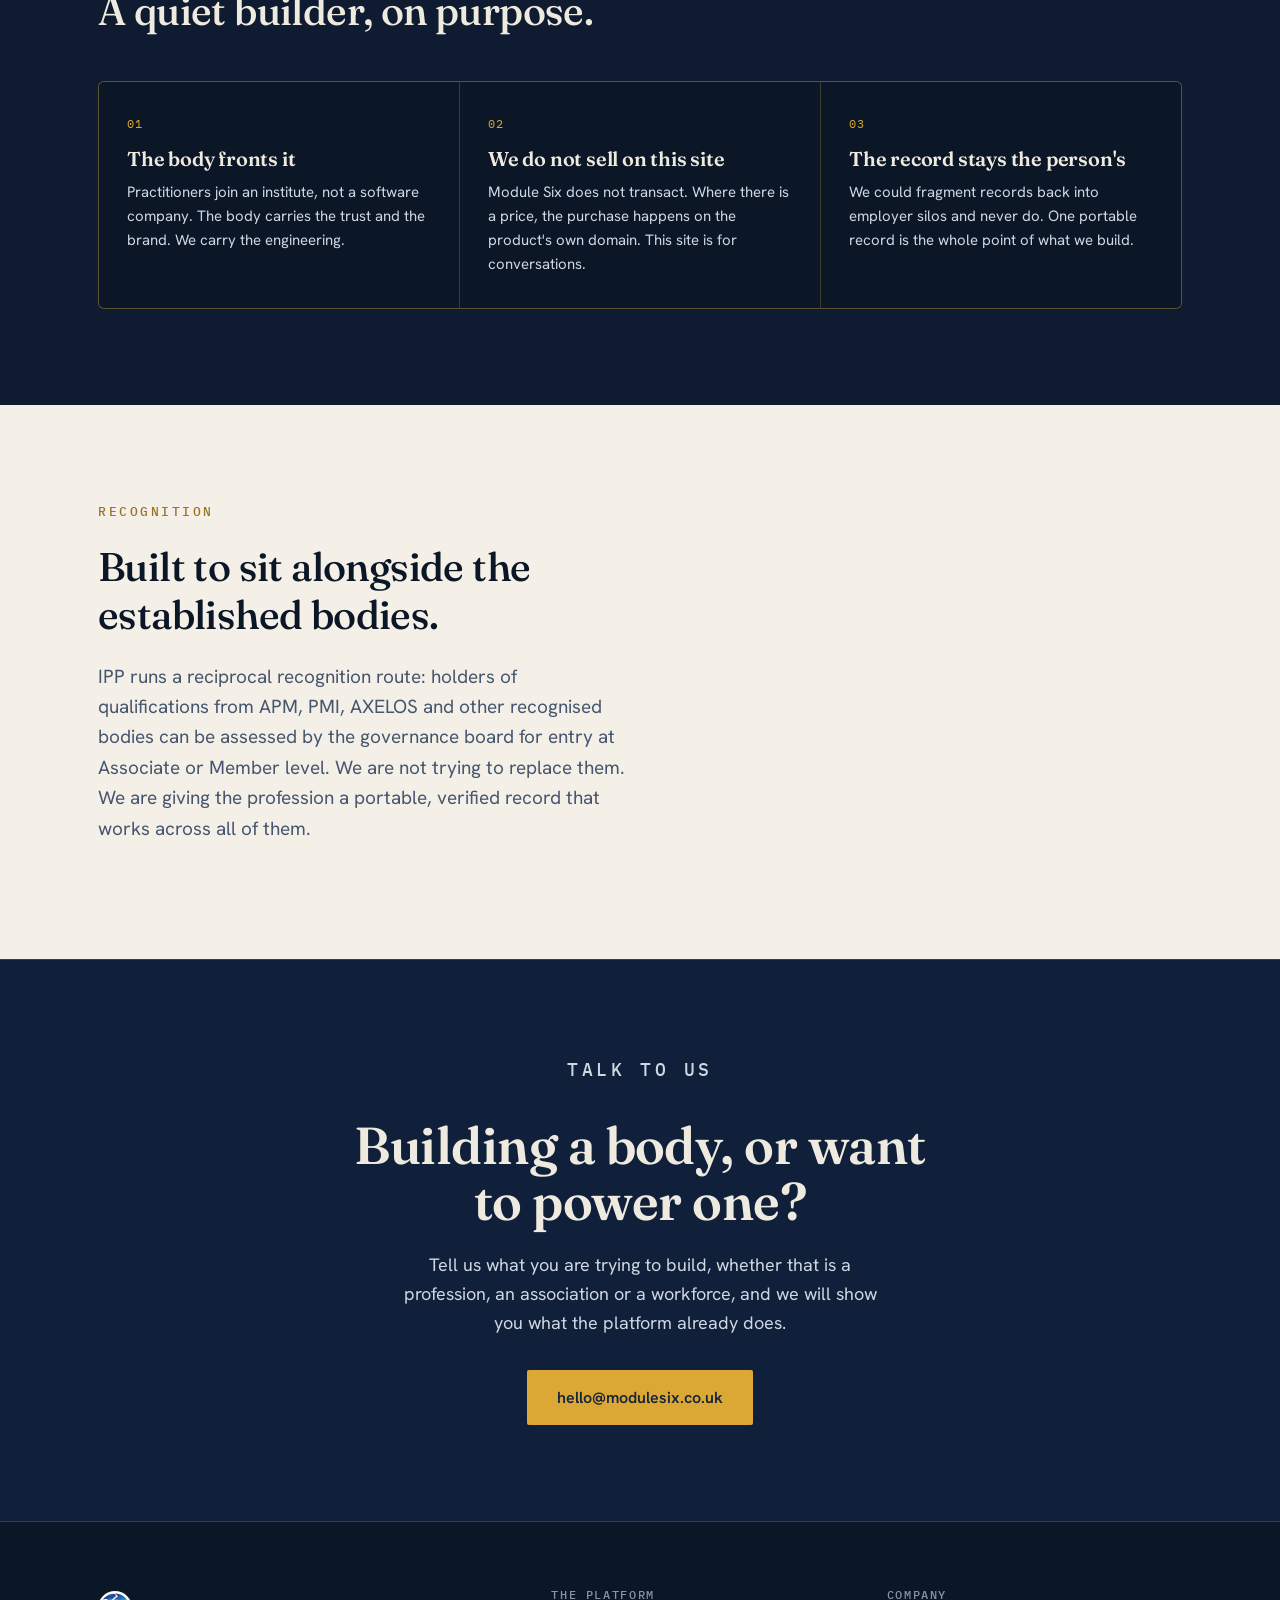
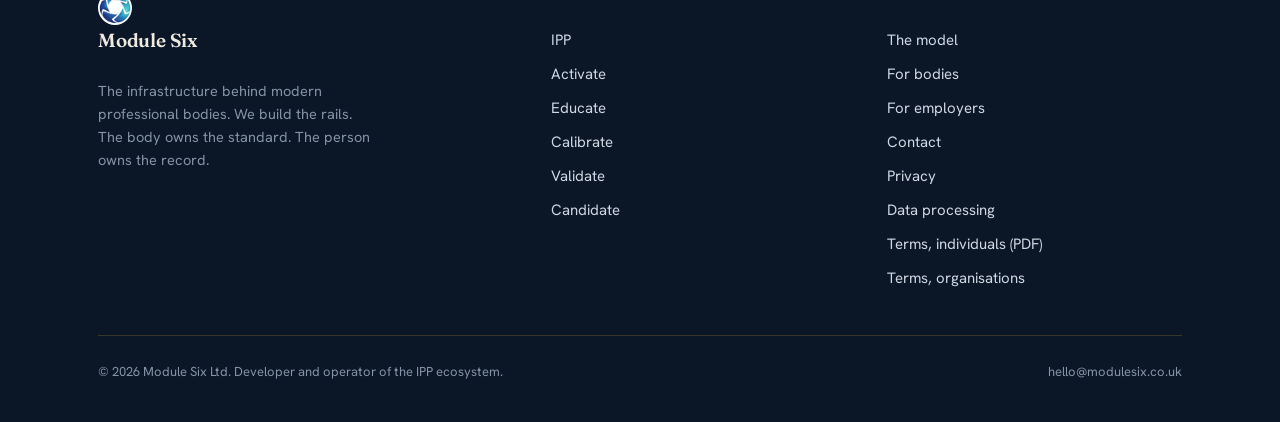
<file: about.html>
<!DOCTYPE html>
<html lang="en-GB">
<head>
<meta charset="utf-8">
<meta name="viewport" content="width=device-width, initial-scale=1">
<title>About Module Six: the infrastructure behind professional bodies</title>
<meta name="description" content="Module Six Ltd builds and operates the infrastructure a modern professional body runs on. The body owns the standard; the person owns the record.">
<meta name="theme-color" content="#0B1626">
<meta property="og:title" content="About Module Six: the infrastructure behind professional bodies">
<meta property="og:description" content="Module Six Ltd builds and operates the infrastructure a modern professional body runs on. The body owns the standard; the person owns the record.">
<meta property="og:type" content="website">
<meta property="og:url" content="https://modulesix.co.uk/about">
<link rel="canonical" href="https://modulesix.co.uk/about">
<meta property="og:image" content="https://modulesix.co.uk/assets/og.png">
<meta property="og:site_name" content="Module Six">
<meta name="twitter:card" content="summary_large_image">
<meta name="twitter:image" content="https://modulesix.co.uk/assets/og.png">
<script type="application/ld+json">
{"@context":"https://schema.org","@type":"Organization","name":"Module Six Ltd","url":"https://modulesix.co.uk","logo":"https://modulesix.co.uk/assets/logo.png","description":"Module Six builds and operates the infrastructure modern professional bodies run on: credentialing, learning, competency and CPD, with a member-owned portable record.","sameAs":["https://ipp.pro"]}
</script>
<link rel="stylesheet" href="css/fonts.css">
<style>
  :root{
    --ink:#0B1626;
    --ink-2:#11203A;
    --ink-panel:#0E1B30;
    --paper:#F4F0E7;
    --paper-2:#FBFAF5;
    --brass:#DBA836;
    --brass-bright:#F4D079;
    --sky:#5BB0E8;
    --sky-soft:rgba(91,176,232,.14);
    --slate:#8593A8;
    --cream:#EFEAE0;
    --cream-dim:#CFD7E2;
    --line-dark:rgba(219,168,54,.22);
    --line-light:rgba(17,32,58,.12);
    --maxw:1140px;
  }
  *{box-sizing:border-box;}
  html{scroll-behavior:smooth;}
  body{
    margin:0;background:var(--ink);color:var(--cream);
    font-family:"Hanken Grotesk",system-ui,-apple-system,Segoe UI,Roboto,sans-serif;
    font-size:17px;line-height:1.6;-webkit-font-smoothing:antialiased;
    text-rendering:optimizeLegibility;
  }
  h1,h2,h3{font-family:"Fraunces",Georgia,serif;font-weight:600;line-height:1.08;letter-spacing:-.01em;margin:0;}
  p{margin:0 0 1em;}
  a{color:inherit;}
  .wrap{max-width:var(--maxw);margin:0 auto;padding:0 28px;}
  .eyebrow{
    font-family:"IBM Plex Mono",ui-monospace,monospace;
    font-size:12.5px;font-weight:500;letter-spacing:.2em;text-transform:uppercase;
    color:var(--brass-bright);margin:0 0 22px;
  }
  .eyebrow.dark-on-light{color:#9A7325;}
  .reveal{opacity:0;transform:translateY(18px);transition:opacity .7s ease,transform .7s ease;}
  .reveal.in{opacity:1;transform:none;}

  /* NAV */
  header.nav{position:sticky;top:0;z-index:50;background:rgba(11,22,38,.82);backdrop-filter:blur(10px);border-bottom:1px solid var(--line-dark);}
  .nav-inner{display:flex;align-items:center;justify-content:space-between;height:68px;}
  .brand{display:flex;align-items:center;gap:11px;text-decoration:none;}
  .brand .glyph{width:26px;height:26px;flex:0 0 26px;}
  .brand .name{font-family:"Fraunces",serif;font-weight:600;font-size:19px;letter-spacing:-.01em;color:var(--cream);}
  .nav-links{display:flex;align-items:center;gap:30px;}
  .nav-links a{font-size:14.5px;text-decoration:none;color:var(--cream-dim);transition:color .2s;}
  .nav-links a:hover{color:var(--cream);}
  .nav-links a.active{color:var(--brass-bright);}
  .btn{
    display:inline-flex;align-items:center;gap:9px;font-family:"Hanken Grotesk",sans-serif;
    font-weight:600;font-size:15px;text-decoration:none;border-radius:2px;
    padding:12px 22px;transition:transform .18s ease,background .2s ease,color .2s ease,border-color .2s ease;
  }
  .btn-primary{background:var(--brass);color:#15233b;}
  .btn-primary:hover{background:var(--brass-bright);transform:translateY(-1px);}
  .btn-ghost{border:1px solid var(--line-dark);color:var(--cream);}
  .btn-ghost:hover{border-color:var(--brass);color:var(--cream);}
  .nav .btn{padding:10px 18px;}
  .nav-toggle{display:none;}

  /* HERO */
  .hero{position:relative;overflow:hidden;padding:104px 0 92px;border-bottom:1px solid var(--line-dark);}
  .hero::before{content:"";position:absolute;inset:0;background:
    radial-gradient(620px 440px at 14% 6%, rgba(91,176,232,.16), transparent 60%),
    radial-gradient(900px 480px at 78% -8%, rgba(219,168,54,.22), transparent 60%),
    radial-gradient(700px 500px at 6% 110%, rgba(40,64,104,.40), transparent 60%);
    pointer-events:none;}
  .hero-grid{position:relative;display:grid;grid-template-columns:1.05fr .95fr;gap:56px;align-items:center;}
  .hero h1{font-size:clamp(38px,5.6vw,68px);}
  .hero h1 .em{color:var(--brass-bright);font-style:italic;}
  .hero-sub{font-size:clamp(17px,2vw,20px);color:var(--cream-dim);max-width:33ch;margin-top:26px;}
  .hero-cta{display:flex;gap:14px;margin-top:34px;flex-wrap:wrap;}
  .hero-meta{margin-top:40px;display:flex;gap:30px;flex-wrap:wrap;font-size:14.5px;color:var(--cream-dim);}
  .hero-meta b{color:var(--cream);font-weight:600;}
  .hero-art{position:relative;}
  .hero-art svg{width:100%;height:auto;display:block;}

  /* SECTIONS */
  section{padding:96px 0;}
  .section-lede{font-size:clamp(26px,3.4vw,40px);font-family:"Fraunces",serif;font-weight:500;line-height:1.18;letter-spacing:-.015em;max-width:20ch;}
  .lead-2{max-width:48ch;color:var(--cream-dim);font-size:19px;margin-top:24px;}

  /* THESIS strip */
  .thesis{background:var(--ink-2);border-top:1px solid var(--line-dark);border-bottom:1px solid var(--line-dark);}
  .thesis .wrap{display:grid;grid-template-columns:1fr 1fr;gap:56px;align-items:center;}
  .pullquote{font-family:"Fraunces",serif;font-weight:500;font-size:clamp(24px,3vw,34px);line-height:1.22;letter-spacing:-.01em;}
  .pullquote .hl{color:var(--brass-bright);}
  .thesis-body p{color:var(--cream-dim);}

  /* MODEL / lattice */
  .model{background:var(--ink);}
  .model-head{max-width:62ch;margin-bottom:46px;}
  .lattice-wrap{border:1px solid var(--line-dark);border-radius:6px;background:linear-gradient(180deg,rgba(20,33,55,.5),rgba(11,22,38,.2));padding:30px 30px 22px;}
  .lattice-wrap svg{width:100%;height:auto;display:block;}
  .model-foot{display:grid;grid-template-columns:repeat(3,1fr);gap:30px;margin-top:42px;}
  .model-foot h3{font-size:19px;color:var(--cream);margin-bottom:8px;}
  .model-foot p{font-size:15px;color:var(--cream-dim);margin:0;}
  .honest{margin-top:40px;border-left:2px solid var(--brass);padding:6px 0 6px 22px;font-family:"Fraunces",serif;font-size:21px;line-height:1.35;color:var(--cream);max-width:40ch;}

  /* PRODUCTS (paper) */
  .paper{background:var(--paper);color:var(--ink-2);}
  .paper .eyebrow{color:#9A7325;}
  .paper h2{color:var(--ink);}
  .live-body{margin-top:26px;border:1px solid var(--line-light);border-left:3px solid var(--brass);border-radius:6px;background:var(--paper-2);padding:32px 34px 28px;}
  .live-body h3{font-family:"Fraunces",serif;font-size:23px;color:var(--ink);margin:10px 0 12px;}
  .live-body p{color:#46566e;font-size:16px;max-width:76ch;margin:0 0 20px;}
  .prod-head{display:flex;justify-content:space-between;align-items:flex-end;gap:30px;margin-bottom:46px;flex-wrap:wrap;}
  .prod-head .section-lede{color:var(--ink);}
  .prod-grid{display:grid;grid-template-columns:repeat(2,1fr);gap:22px;}
  .prod{background:var(--paper-2);border:1px solid var(--line-light);border-radius:6px;padding:30px 30px 26px;transition:transform .2s ease,box-shadow .2s ease,border-color .2s;}
  .prod:hover{transform:translateY(-3px);box-shadow:0 18px 40px -28px rgba(17,32,58,.5);border-color:rgba(219,168,54,.5);}
  .prod-top{display:flex;align-items:center;justify-content:space-between;margin-bottom:16px;}
  .prod-name{font-family:"Fraunces",serif;font-weight:600;font-size:24px;color:var(--ink);}
  .prod-tag{font-family:"IBM Plex Mono",monospace;font-size:11px;letter-spacing:.12em;text-transform:uppercase;color:#9A7325;}
  .prod p{color:#46566e;font-size:15.5px;margin:0 0 18px;}
  .prod .who{font-size:13px;color:var(--slate);font-weight:600;}
  .prod-link{font-family:"IBM Plex Mono",monospace;font-size:13px;color:#9A7325;text-decoration:none;border-bottom:1px solid rgba(154,115,37,.35);padding-bottom:1px;transition:color .2s,border-color .2s;}
  .prod-link:hover{color:var(--ink);border-color:var(--ink);}
  .prod-foot{display:flex;justify-content:space-between;align-items:center;margin-top:6px;gap:14px;}

  /* DIFFERENTIATORS (dark panel) */
  .diff{background:var(--ink-panel);}
  .diff-grid{display:grid;grid-template-columns:repeat(3,1fr);gap:1px;background:var(--line-dark);border:1px solid var(--line-dark);border-radius:6px;overflow:hidden;margin-top:46px;}
  .diff-cell{background:var(--ink);padding:32px 28px;}
  .diff-cell .num{font-family:"IBM Plex Mono",monospace;font-size:12px;color:var(--brass);letter-spacing:.1em;}
  .diff-cell h3{font-size:20px;color:var(--cream);margin:14px 0 10px;}
  .diff-cell p{font-size:15px;color:var(--cream-dim);margin:0;}

  /* SPLIT audience blocks */
  .split{background:var(--paper);color:var(--ink-2);}
  .split .wrap{display:grid;grid-template-columns:1fr 1fr;gap:24px;}
  .aud{background:var(--paper-2);border:1px solid var(--line-light);border-radius:6px;padding:40px;}
  .aud .eyebrow{color:#9A7325;}
  .aud h2{font-size:clamp(24px,3vw,32px);color:var(--ink);margin-bottom:18px;}
  .aud p{color:#46566e;font-size:16px;}
  .aud ul{list-style:none;margin:22px 0 28px;padding:0;}
  .aud li{position:relative;padding:9px 0 9px 26px;font-size:15.5px;color:#3a4a62;border-top:1px solid var(--line-light);}
  .aud li:first-child{border-top:none;}
  .aud li::before{content:"";position:absolute;left:2px;top:16px;width:8px;height:8px;background:var(--brass);border-radius:1px;transform:rotate(45deg);}
  .btn-dark{background:var(--ink);color:var(--cream);}
  .btn-dark:hover{background:var(--ink-2);transform:translateY(-1px);}

  /* PROOF */
  .proof{background:var(--ink);border-top:1px solid var(--line-dark);}
  .proof-grid{display:grid;grid-template-columns:.85fr 1.15fr;gap:56px;align-items:start;}
  .stat-row{display:flex;gap:46px;flex-wrap:wrap;margin:34px 0 0;}
  .stat .n{font-family:"Fraunces",serif;font-size:46px;font-weight:600;color:var(--brass-bright);line-height:1;}
  .stat .l{font-size:13.5px;color:var(--slate);margin-top:8px;max-width:18ch;}
  .live-list{display:grid;gap:1px;background:var(--line-dark);border:1px solid var(--line-dark);border-radius:6px;overflow:hidden;}
  .live-row{background:var(--ink);padding:18px 24px;display:flex;align-items:flex-start;gap:16px;}
  .live-row .dot{margin-top:7px;width:8px;height:8px;border-radius:50%;background:var(--brass-bright);flex:0 0 8px;box-shadow:0 0 0 4px rgba(221,178,99,.12);}
  .live-row .dot.soon{background:transparent;border:1.5px solid var(--slate);box-shadow:none;}
  .live-row span{font-size:15px;color:var(--cream-dim);}
  .live-row b{color:var(--cream);font-weight:600;}
  .live-row > span:not(.live-tag){flex:1 1 auto;}
  .live-tag{flex:0 0 96px;text-align:right;white-space:nowrap;font-family:"IBM Plex Mono",monospace;font-size:10.5px;letter-spacing:.1em;text-transform:uppercase;color:var(--brass);padding-top:2px;}
  .live-tag.soon{color:var(--slate);}

  /* CTA band */
  .cta-band{background:var(--ink-2);border-top:1px solid var(--line-dark);border-bottom:1px solid var(--line-dark);text-align:center;}
  .cta-band h2{font-size:clamp(30px,4.4vw,52px);max-width:18ch;margin:0 auto 22px;}
  .cta-band p{color:var(--cream-dim);max-width:48ch;margin:0 auto 32px;font-size:18px;}

  /* FOOTER */
  footer{background:var(--ink);padding:64px 0 40px;}
  .foot-grid{display:grid;grid-template-columns:1.4fr 1fr 1fr;gap:40px;padding-bottom:40px;border-bottom:1px solid var(--line-dark);}
  .foot-grid h4{font-family:"IBM Plex Mono",monospace;font-size:11.5px;letter-spacing:.14em;text-transform:uppercase;color:var(--slate);margin:0 0 18px;font-weight:500;}
  .foot-grid a{display:block;text-decoration:none;color:var(--cream-dim);font-size:15px;padding:5px 0;transition:color .2s;}
  .foot-grid a:hover{color:var(--brass-bright);}
  .foot-blurb{color:var(--slate);font-size:14.5px;max-width:34ch;margin-top:18px;}
  .foot-bottom{display:flex;justify-content:space-between;align-items:center;gap:20px;padding-top:26px;flex-wrap:wrap;}
  .foot-bottom small{color:var(--slate);font-size:13px;}

  /* card alignment: name row, body and foot line up across every card in a row */
  .prod{display:flex;flex-direction:column;}
  .prod p{flex:1 1 auto;}
  .prod-foot{margin-top:auto;}
  @supports (grid-template-rows: subgrid){
    .prod-grid{grid-template-rows:auto;}
    .prod{display:grid;grid-template-rows:subgrid;grid-row:span 3;}
    .prod p{flex:none;}
  }

  @supports (grid-template-rows: subgrid){
    .diff-grid{grid-auto-rows:auto;}
    .diff-cell{display:grid;grid-template-rows:subgrid;grid-row:span 3;align-content:start;}
  }

  @media (max-width:900px){
    .hero-grid,.thesis .wrap,.split .wrap,.proof-grid{grid-template-columns:1fr;gap:40px;}
    .hero-art{order:-1;max-width:460px;}
    .prod-grid,.diff-grid,.model-foot{grid-template-columns:1fr;}
    .diff-grid{gap:1px;}
    .foot-grid{grid-template-columns:1fr 1fr;}
    .nav-links{display:none;}
    .nav .btn-ghost{display:none;}
  }
  @media (max-width:560px){
    section{padding:72px 0;}
    .hero{padding:72px 0 64px;}
    .foot-grid{grid-template-columns:1fr;}
    .stat-row{gap:30px;}
  }
  /* logo */
  .brand .logo{width:30px;height:30px;flex:0 0 30px;display:block;border-radius:50%;}
  footer .brand .logo{width:34px;height:34px;flex:0 0 34px;}

  /* products dropdown */
  .has-dd{position:relative;}
  .dd-trigger{display:inline-flex;align-items:center;gap:7px;cursor:pointer;background:none;border:0;font-family:inherit;font-size:14.5px;color:var(--cream-dim);padding:0;transition:color .2s;}
  .has-dd:hover .dd-trigger,.has-dd:focus-within .dd-trigger{color:var(--cream);}
  .dd-trigger .caret{transition:transform .22s ease;}
  .has-dd:hover .caret,.has-dd:focus-within .caret{transform:rotate(180deg);}
  .dd-menu{position:absolute;top:calc(100% + 16px);left:50%;transform:translateX(-50%) translateY(8px);min-width:312px;background:#0E1B30;border:1px solid var(--line-dark);border-radius:9px;padding:8px;opacity:0;visibility:hidden;transition:opacity .2s ease,transform .2s ease;box-shadow:0 26px 64px -30px rgba(0,0,0,.75);z-index:60;}
  .dd-menu::before{content:"";position:absolute;top:-18px;left:0;right:0;height:18px;}
  .has-dd:hover .dd-menu,.has-dd:focus-within .dd-menu{opacity:1;visibility:visible;transform:translateX(-50%) translateY(0);}
  .dd-item{display:flex;gap:12px;align-items:flex-start;padding:11px 13px;border-radius:6px;text-decoration:none;transition:background .15s ease;}
  .dd-item:hover{background:rgba(219,168,54,.10);}
  .dd-dot{width:7px;height:7px;border-radius:2px;background:var(--brass);transform:rotate(45deg);margin-top:6px;flex:0 0 7px;}
  .dd-item .tx{display:flex;flex-direction:column;}
  .dd-item .nm{font-weight:600;color:var(--cream);font-size:14.5px;}
  .dd-item .ds{font-size:12.5px;color:var(--slate);margin-top:2px;}
  .dd-sep{height:1px;background:var(--line-dark);margin:8px 13px 4px;}
  .dd-group{padding:4px 13px 6px;font-family:"IBM Plex Mono",monospace;font-size:10.5px;letter-spacing:.14em;text-transform:uppercase;color:var(--slate);}

  @media (prefers-reduced-motion:reduce){
    .reveal{opacity:1;transform:none;transition:none;}
    html{scroll-behavior:auto;}
    .draw{stroke-dasharray:none!important;stroke-dashoffset:0!important;animation:none!important;}
  }

  .ptable{width:100%;border-collapse:collapse;margin-top:24px;border:1px solid var(--line-light);border-radius:8px;overflow:hidden;}
  .ptable th,.ptable td{text-align:left;padding:14px 18px;font-size:14.5px;border-top:1px solid var(--line-light);}
  .ptable thead th{background:var(--paper-2);font-family:"IBM Plex Mono",monospace;font-size:11px;letter-spacing:.1em;text-transform:uppercase;color:#9A7325;border-top:none;}
  .ptable td.price{font-family:"Fraunces",serif;font-weight:600;font-size:18px;color:var(--ink);}
  .ptable tr td:first-child{font-weight:600;color:var(--ink);}
  .pnote{font-size:13.5px;color:var(--slate);margin-top:14px;}
  .pcard-row{display:grid;grid-template-columns:1fr 1fr;gap:22px;margin-top:8px;}
  @media (max-width:780px){.pcard-row{grid-template-columns:1fr;}}


  /* mobile menu */
  .nav-toggle{display:none;width:36px;height:36px;border:0;background:none;cursor:pointer;flex-direction:column;justify-content:center;gap:5px;padding:6px;}
  .nav-toggle span{display:block;height:2px;background:var(--cream);border-radius:2px;transition:transform .25s ease,opacity .2s ease;}
  .nav-toggle.open span:nth-child(1){transform:translateY(7px) rotate(45deg);}
  .nav-toggle.open span:nth-child(2){opacity:0;}
  .nav-toggle.open span:nth-child(3){transform:translateY(-7px) rotate(-45deg);}
  .mnav{position:fixed;top:68px;left:0;right:0;z-index:49;background:#0E1B30;border-bottom:1px solid var(--line-dark);padding:8px 0 16px;box-shadow:0 24px 50px -24px rgba(0,0,0,.7);display:none;flex-direction:column;}
  .mnav.open{display:flex;}
  .mnav a{padding:14px 28px;text-decoration:none;color:var(--cream);font-size:17px;border-top:1px solid rgba(255,255,255,.05);}
  .mnav a:first-child{border-top:none;}
  .mnav .mnav-group{padding:16px 28px 4px;font-family:"IBM Plex Mono",monospace;font-size:11px;letter-spacing:.14em;text-transform:uppercase;color:var(--slate);}
  .mnav .mnav-sub{padding-left:42px;font-size:15px;color:var(--cream-dim);border-top:none;}
  .mnav .mnav-cta{margin:14px 24px 4px;background:var(--brass);color:#15233b;border-radius:5px;text-align:center;font-weight:600;border-top:none;}
  @media (max-width:900px){ .nav-toggle{display:flex;} }
  @media (min-width:901px){ .mnav{display:none !important;} }


  /* mobile menu */
  .nav-burger{display:none;flex-direction:column;gap:5px;background:none;border:0;cursor:pointer;padding:8px;margin-left:auto;}
  .nav-burger span{width:24px;height:2px;background:var(--cream);border-radius:2px;transition:transform .25s ease,opacity .2s ease;}
  .nav-burger.open span:nth-child(1){transform:translateY(7px) rotate(45deg);}
  .nav-burger.open span:nth-child(2){opacity:0;}
  .nav-burger.open span:nth-child(3){transform:translateY(-7px) rotate(-45deg);}
  .mobile-menu{display:none;position:fixed;top:68px;left:0;right:0;background:var(--ink-2);border-top:1px solid var(--line-dark);border-bottom:1px solid var(--line-dark);padding:14px 28px 26px;z-index:49;box-shadow:0 30px 60px -30px rgba(0,0,0,.7);max-height:calc(100vh - 68px);overflow-y:auto;}
  .mobile-menu.open{display:block;}
  .mobile-menu>a{display:block;font-size:17px;color:var(--cream);text-decoration:none;padding:14px 0;border-top:1px solid var(--line-dark);}
  .mobile-menu>a:first-child{border-top:none;}
  .mm-group{border-top:1px solid var(--line-dark);padding:8px 0 10px;}
  .mm-h{display:block;font-family:"IBM Plex Mono",monospace;font-size:11px;letter-spacing:.14em;text-transform:uppercase;color:var(--slate);padding:8px 0 4px;}
  .mm-group a{display:block;color:var(--cream-dim);text-decoration:none;padding:10px 0 10px 14px;font-size:16px;}
  .mm-cta{display:block;margin-top:16px;text-align:center;}
  @media (max-width:900px){ .nav-burger{display:flex;} .nav-inner > .btn-primary{display:none;} }

  .mobile-menu .mm-label{font-family:"IBM Plex Mono",monospace;font-size:10.5px;letter-spacing:.16em;text-transform:uppercase;color:var(--slate);padding:20px 0 2px;}
  .mobile-menu a.mm-cta{margin-top:18px;border-top:none;background:var(--brass);color:#15233b;font-weight:700;text-align:center;border-radius:10px;padding:15px 0;}
</style>
<link rel="icon" href="/favicon.svg" type="image/svg+xml">
<link rel="icon" href="/favicon.ico" sizes="any">
<link rel="apple-touch-icon" href="/apple-touch-icon.png">
</head>
<body>

<header class="nav">
  <div class="wrap nav-inner">
    <a class="brand" href="index.html" aria-label="Module Six home">
      <img class="logo" src="[data-uri]" alt="" width="30" height="30">
      <span class="name">Module Six</span>
    </a>
    <nav class="nav-links" aria-label="Primary">
      <a class="nl" href="the-passport.html">The Passport</a>
      <div class="has-dd">
        <button class="dd-trigger" aria-haspopup="true" aria-expanded="false">Products
          <svg class="caret" width="10" height="7" viewBox="0 0 10 7" fill="none" aria-hidden="true"><path d="M1 1l4 4 4-4" stroke="currentColor" stroke-width="1.6" stroke-linecap="round" stroke-linejoin="round"/></svg>
        </button>
        <div class="dd-menu" role="menu">
          <a class="dd-item" role="menuitem" href="https://activate.modulesix.io" target="_blank" rel="noopener"><span class="dd-dot"></span><span class="tx"><span class="nm">Activate</span><span class="ds">Qualify: pathways and exams</span></span></a>
          <a class="dd-item" role="menuitem" href="courses.html"><span class="dd-dot"></span><span class="tx"><span class="nm">Educate</span><span class="ds">Open learning and CPD, the widest way in</span></span></a>
          <a class="dd-item" role="menuitem" href="calibrate.html"><span class="dd-dot"></span><span class="tx"><span class="nm">Calibrate</span><span class="ds">The Passport and the employer platform</span></span></a><a class="dd-item" role="menuitem" href="validate.html"><span class="dd-dot"></span><span class="tx"><span class="nm">Validate</span><span class="ds">Authority to Work compliance</span></span></a><a class="dd-item" role="menuitem" href="candidate.html"><span class="dd-dot"></span><span class="tx"><span class="nm">Candidate</span><span class="ds">Verified talent, open to work</span></span></a>
          <div class="dd-sep"></div>
          <div class="dd-group">The live body</div>
          <a class="dd-item" role="menuitem" href="https://ipp.pro" target="_blank" rel="noopener"><span class="dd-dot body"></span><span class="tx"><span class="nm">IPP</span><span class="ds">The Institute of Project Professionals, live on the rails</span></span></a>
        </div>
      </div>
      <a class="nl" href="calibrate.html">For employers</a>
      <a class="nl" href="for-bodies.html">For bodies</a>
      <a class="nl active" href="about.html">About</a>
    </nav>
    <a class="btn btn-primary" href="index.html#contact">Start a conversation</a>
    <button class="nav-toggle" aria-label="Open menu" aria-expanded="false"><span></span><span></span><span></span></button>
  </div>
</header>

<div class="mnav" id="mnav">
  <a href="the-passport.html">The Passport</a>
  <div class="mnav-group">Products</div>
  <a class="mnav-sub" href="https://activate.modulesix.io" target="_blank" rel="noopener">Activate</a>
  <a class="mnav-sub" href="courses.html">Educate</a>
  <a class="mnav-sub" href="calibrate.html">Calibrate</a><a class="mnav-sub" href="validate.html">Validate</a><a class="mnav-sub" href="candidate.html">Candidate</a>
  <div class="mnav-group">The live body</div>
  <a class="mnav-sub" href="https://ipp.pro" target="_blank" rel="noopener">IPP</a>
  <a href="calibrate.html">For employers</a>
  <a href="for-bodies.html">For bodies</a>
  <a href="about.html">About</a>
  <a class="mnav-cta" href="index.html#contact">Start a conversation</a>
</div>


<a id="top"></a>
<section class="hero">
  <div class="wrap" style="max-width:880px;">
    <p class="eyebrow reveal">About Module Six</p>
    <h1 class="reveal" style="font-size:clamp(36px,5vw,60px);">We build the rails behind <span class="em">professional bodies</span>.</h1>
    <p class="hero-sub reveal" style="max-width:46ch;">Module Six Ltd is the company that builds and operates the infrastructure a modern professional body runs on. We stay in the background. The body owns the standard. The person owns the record.</p>
  </div>
</section>

<section class="thesis">
  <div class="wrap">
    <div class="reveal"><p class="eyebrow">The principle</p><p class="pullquote">One idea runs through everything we build: a professional's competency record, qualifications and CPD history belong to <span class="hl">them</span>, not their employer.</p></div>
    <div class="thesis-body reveal"><p>Most credentialing software locks a person's record inside the organisation that paid for it. We built the opposite. The record sits with the practitioner, travels when they move, and can be verified by anyone they choose.</p><p>That single choice shapes every product we operate, and it is the reason individuals adopt them, which is what makes them valuable to employers and to the bodies that run on us.</p></div>
  </div>
</section>

<section class="paper">
  <div class="wrap">
    <div class="reveal" style="max-width:60ch;margin-bottom:42px;"><p class="eyebrow dark-on-light">What we operate</p><h2 class="section-lede" style="color:var(--ink);">One ecosystem. Five products, and the body they run under.</h2></div>
    <div class="prod-grid">
      <div class="prod reveal"><div class="prod-top"><span class="prod-name">Activate</span><span class="prod-tag">Qualify</span></div><p>Accredited qualification pathways and the exam engine that moves a member up the tiers, web and mobile.</p><div class="prod-foot"><span class="who">For members</span><a class="prod-link" href="https://activate.modulesix.io" target="_blank" rel="noopener">activate.modulesix.io</a></div></div>
      <div class="prod reveal"><div class="prod-top"><span class="prod-name">Educate</span><span class="prod-tag">Learn</span></div><p>Open courses, the widest way in, certified and logged as CPD onto the record.</p><div class="prod-foot"><span class="who">Individuals + orgs</span><a class="prod-link" href="courses.html">Educate</a></div></div>
      <div class="prod reveal"><div class="prod-top"><span class="prod-name">Calibrate</span><span class="prod-tag">The Passport</span></div><p>The portable competency record, free to individuals for life, and the employer management layer.</p><div class="prod-foot"><span class="who">Individuals + orgs</span><a class="prod-link" href="calibrate.html">Calibrate</a></div></div>
      <div class="prod reveal"><div class="prod-top"><span class="prod-name">Validate</span><span class="prod-tag">Comply</span></div><p>Authority to Work: a live register of the tickets, licences and safety competencies your people hold, and who is actually cleared to work. Employer-owned seats.</p><div class="prod-foot"><span class="who">For organisations</span><a class="prod-link" href="validate.html">Validate</a></div></div>
      <div class="prod reveal"><div class="prod-top"><span class="prod-name">Candidate</span><span class="prod-tag">Early access</span></div><p>Verified-talent profiles: the recruitment lens on a person's competency record. Discovered on what you can actually do, and hired against the same framework the rest of the ecosystem runs on.</p><div class="prod-foot"><span class="who">For individuals + recruiters</span><a class="prod-link" href="candidate.html">Candidate</a></div></div>
    </div>

    <div class="live-body reveal">
      <p class="eyebrow dark-on-light">The live body</p>
      <h3>IPP, the Institute of Project Professionals</h3>
      <p>IPP is not a Module Six product. It is the first professional body running on the rails: its own governance, membership, designations and verification. IPP owns the standard. Module Six runs everything underneath it.</p>
      <a class="prod-link" href="https://ipp.pro" target="_blank" rel="noopener">ipp.pro</a>
    </div>
  </div>
</section>

<section class="paper" style="padding-top:0;">
  <div class="wrap">
    <div class="reveal" style="border-top:1px solid var(--line-light);padding-top:42px;max-width:74ch;">
      <p class="eyebrow dark-on-light">Recognised equivalences</p>
      <h2 class="section-lede" style="color:var(--ink);font-size:clamp(22px,2.8vw,32px);">Built to work with the bodies that came before.</h2>
      <p style="color:#46566e;font-size:17px;margin-top:18px;">IPP recognises qualifications from APM, PMI and AXELOS for reciprocal entry, assessed by its governance board. The framework is its own, but the ecosystem is designed to credit prior standing rather than ignore it, so a practitioner's existing qualifications carry weight from day one.</p>
    </div>
  </div>
</section>

<section class="diff">
  <div class="wrap">
    <div class="reveal" style="max-width:58ch;"><p class="eyebrow">How we work</p><h2 class="section-lede" style="color:var(--cream);">A quiet builder, on purpose.</h2></div>
    <div class="diff-grid"><div class="diff-cell reveal"><div class="num">01</div><h3>The body fronts it</h3><p>Practitioners join an institute, not a software company. The body carries the trust and the brand. We carry the engineering.</p></div>
    <div class="diff-cell reveal"><div class="num">02</div><h3>We do not sell on this site</h3><p>Module Six does not transact. Where there is a price, the purchase happens on the product's own domain. This site is for conversations.</p></div>
    <div class="diff-cell reveal"><div class="num">03</div><h3>The record stays the person's</h3><p>We could fragment records back into employer silos and never do. One portable record is the whole point of what we build.</p></div></div>
  </div>
</section>

<section class="paper">
  <div class="wrap">
    <div class="reveal" style="max-width:62ch;">
      <p class="eyebrow dark-on-light">Recognition</p>
      <h2 class="section-lede" style="color:var(--ink);">Built to sit alongside the established bodies.</h2>
      <p class="lead-2" style="color:#46566e;">IPP runs a reciprocal recognition route: holders of qualifications from APM, PMI, AXELOS and other recognised bodies can be assessed by the governance board for entry at Associate or Member level. We are not trying to replace them. We are giving the profession a portable, verified record that works across all of them.</p>
    </div>
  </div>
</section>

<section class="cta-band" id="contact">
  <div class="wrap reveal"><p class="eyebrow" style="text-align:center;">Talk to us</p><h2>Building a body, or want to power one?</h2><p>Tell us what you are trying to build, whether that is a profession, an association or a workforce, and we will show you what the platform already does.</p><a class="btn btn-primary" href="mailto:hello@modulesix.co.uk?subject=Module%20Six%20enquiry" style="font-size:16px;padding:15px 30px;">hello@modulesix.co.uk</a></div>
</section>

<footer>
  <div class="wrap">
    <div class="foot-grid">
      <div>
        <a class="brand" href="#top" style="text-decoration:none;">
          <img class="logo" src="[data-uri]" alt="" width="34" height="34">
          <span class="name">Module Six</span>
        </a>
        <p class="foot-blurb">The infrastructure behind modern professional bodies. We build the rails. The body owns the standard. The person owns the record.</p>
      </div>
      <div>
        <h4>The platform</h4>
        <a href="https://ipp.pro" target="_blank" rel="noopener">IPP</a>
        <a href="https://activate.modulesix.io" target="_blank" rel="noopener">Activate</a>
        <a href="https://educate.modulesix.io" target="_blank" rel="noopener">Educate</a>
        <a href="https://calibrate.modulesix.io" target="_blank" rel="noopener">Calibrate</a>
        <a href="https://validate.modulesix.io" target="_blank" rel="noopener">Validate</a>
        <a href="https://candidate.modulesix.io" target="_blank" rel="noopener">Candidate</a>
      </div>
      <div>
        <h4>Company</h4>
        <a href="index.html#model">The model</a>
        <a href="index.html#bodies">For bodies</a>
        <a href="index.html#employers">For employers</a>
        <a href="mailto:hello@modulesix.co.uk">Contact</a>
        <a href="privacy.html">Privacy</a>
        <a href="dpa.html">Data processing</a>
        <a href="assets/docs/MS-LEG-001_Terms_of_Service_for_Individuals_First_Edition.pdf">Terms, individuals (PDF)</a>
        <a href="terms.html">Terms, organisations</a>
      </div>
    </div>
    <div class="foot-bottom">
      <small>© 2026 Module Six Ltd. Developer and operator of the IPP ecosystem.</small>
      <small>hello@modulesix.co.uk</small>
    </div>
  </div>
</footer>

<script>
  (function(){
    var els = document.querySelectorAll('.reveal');
    if(!('IntersectionObserver' in window)){els.forEach(function(e){e.classList.add('in');});return;}
    var io = new IntersectionObserver(function(entries){
      entries.forEach(function(en){
        if(en.isIntersecting){en.target.classList.add('in');io.unobserve(en.target);}
      });
    },{threshold:0.12,rootMargin:'0px 0px -40px 0px'});
    els.forEach(function(e){io.observe(e);});

    // hero passport thread draw
    var thread = document.querySelector('.hero-art .draw');
    if(thread && !window.matchMedia('(prefers-reduced-motion:reduce)').matches){
      setTimeout(function(){thread.style.transition='stroke-dashoffset 1.8s ease';thread.style.strokeDashoffset='0';},500);
    } else if(thread){ thread.style.strokeDashoffset='0'; }
    // products dropdown aria state
    var dd = document.querySelector('.has-dd');
    if(dd){
      var trg = dd.querySelector('.dd-trigger');
      var set = function(v){trg.setAttribute('aria-expanded', v);};
      dd.addEventListener('mouseenter',function(){set('true');});
      dd.addEventListener('mouseleave',function(){set('false');});
      dd.addEventListener('focusin',function(){set('true');});
      dd.addEventListener('focusout',function(e){if(!dd.contains(e.relatedTarget))set('false');});
      trg.addEventListener('keydown',function(e){if(e.key==='Escape'){set('false');trg.blur();}});
    }
  })();
</script>

<script>
(function(){var t=document.querySelector('.nav-toggle'),m=document.getElementById('mnav');if(!t||!m)return;
t.addEventListener('click',function(){var o=m.classList.toggle('open');t.classList.toggle('open',o);t.setAttribute('aria-expanded',o);});
m.querySelectorAll('a').forEach(function(a){a.addEventListener('click',function(){m.classList.remove('open');t.classList.remove('open');t.setAttribute('aria-expanded','false');});});})();
</script>
<script>
(function(){
  var burger=document.querySelector('.nav-burger'), mm=document.getElementById('mobileMenu');
  if(!burger||!mm) return;
  burger.addEventListener('click',function(){ var o=mm.classList.toggle('open'); burger.classList.toggle('open',o); burger.setAttribute('aria-expanded',o?'true':'false'); });
  mm.querySelectorAll('a').forEach(function(a){ a.addEventListener('click',function(){ mm.classList.remove('open'); burger.classList.remove('open'); burger.setAttribute('aria-expanded','false'); }); });
})();
</script>
</body>
</html>
</file>
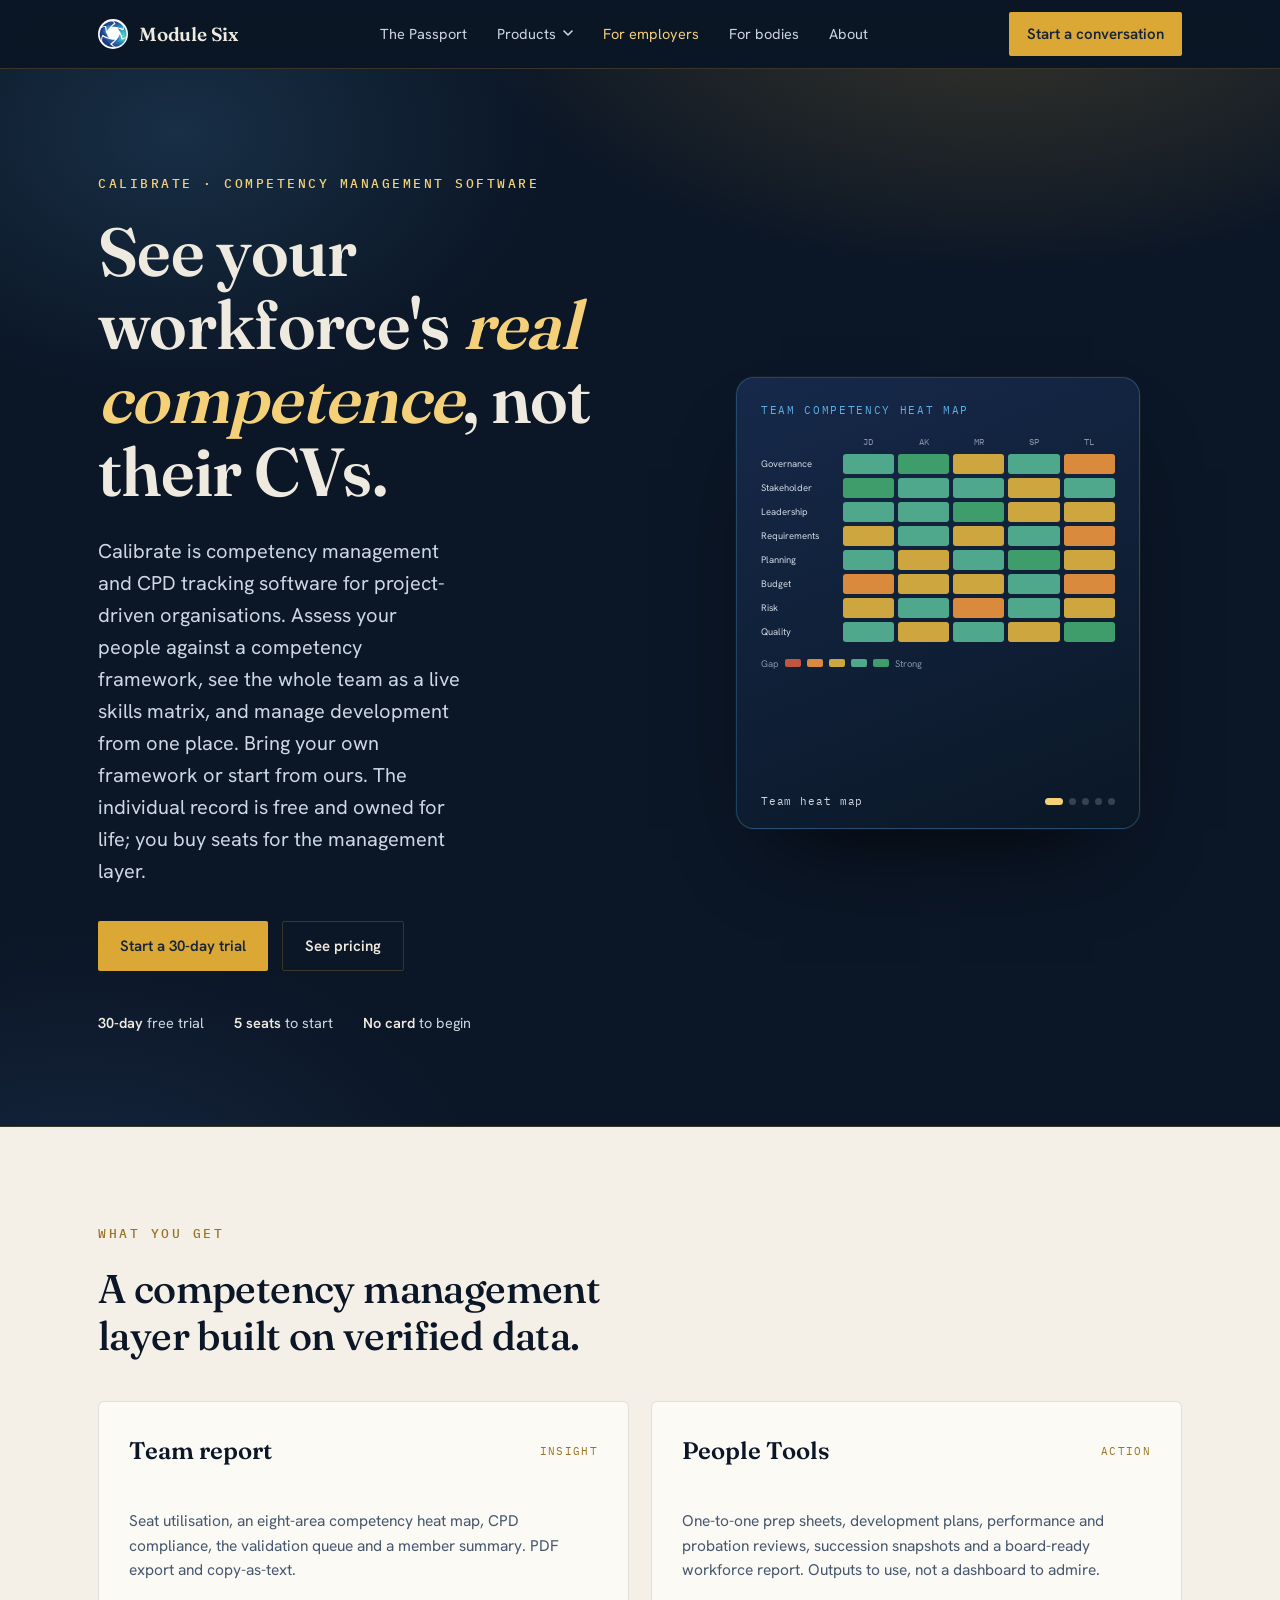
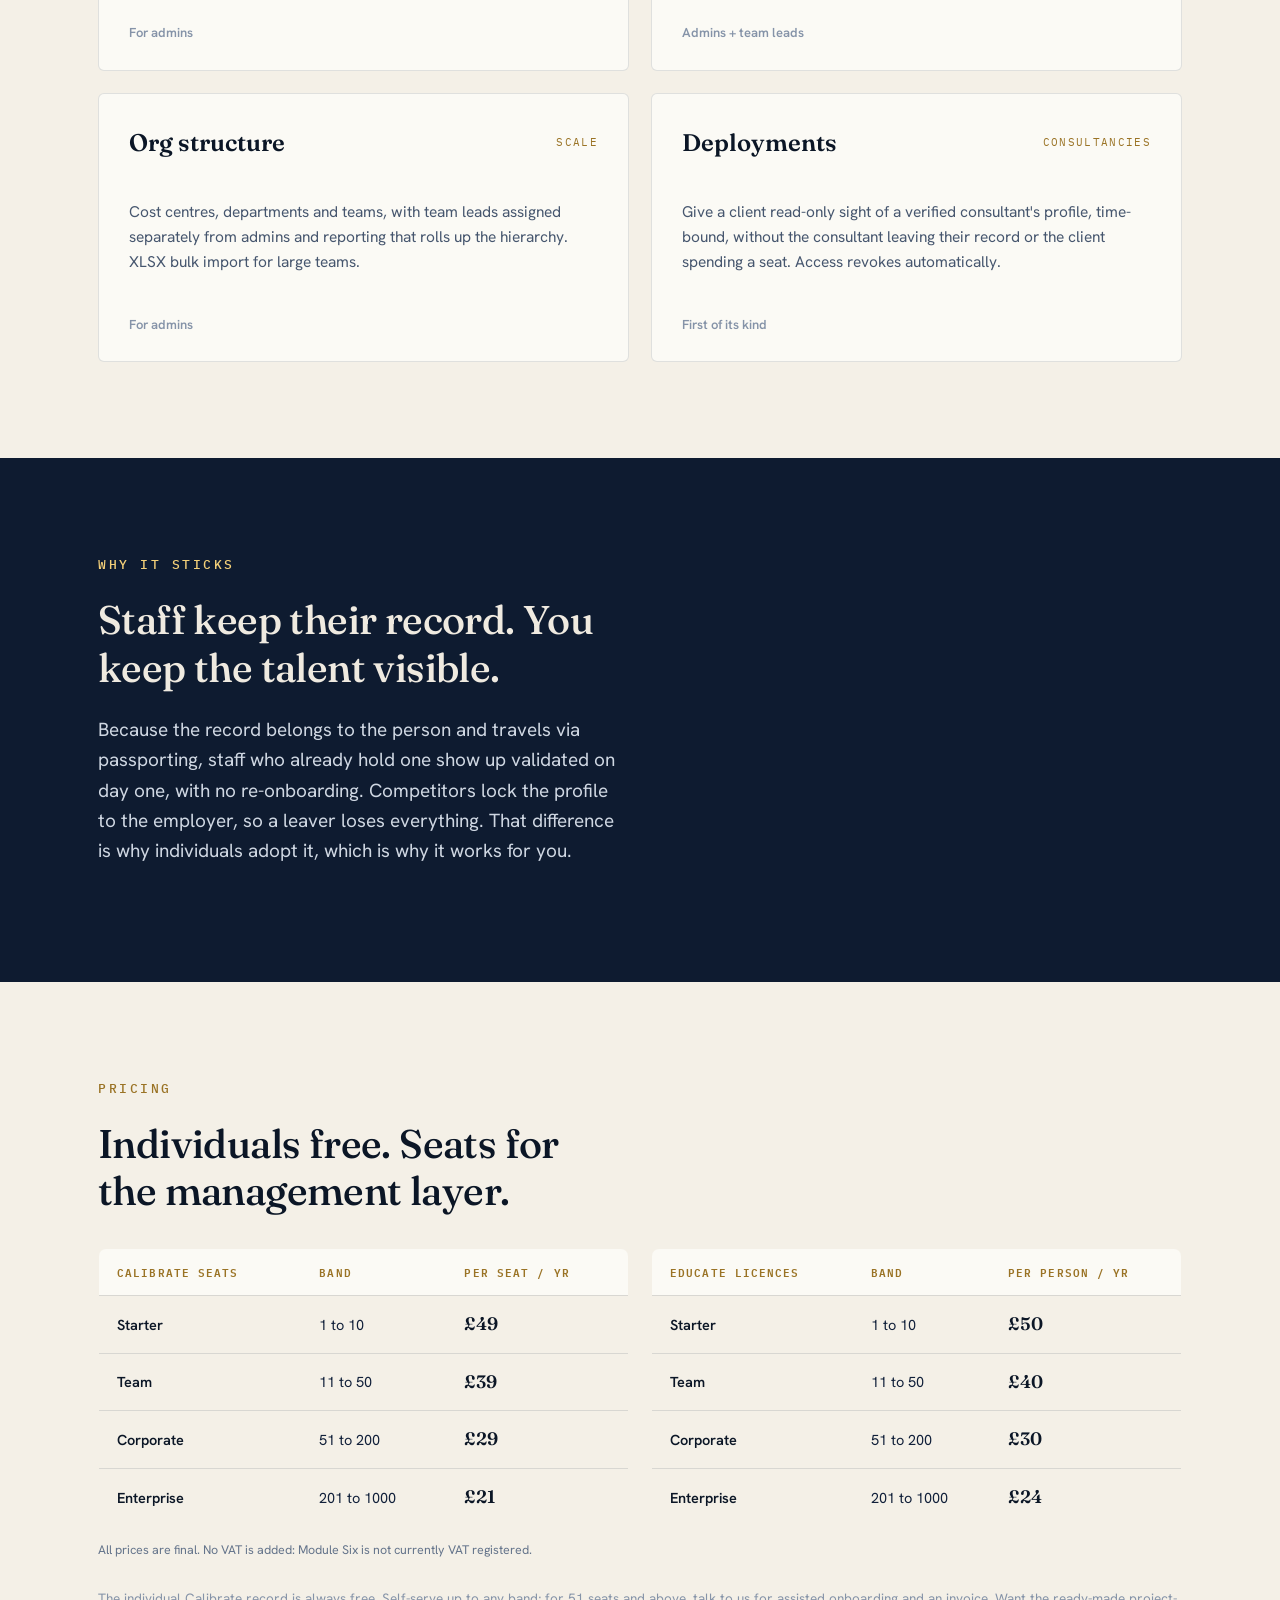
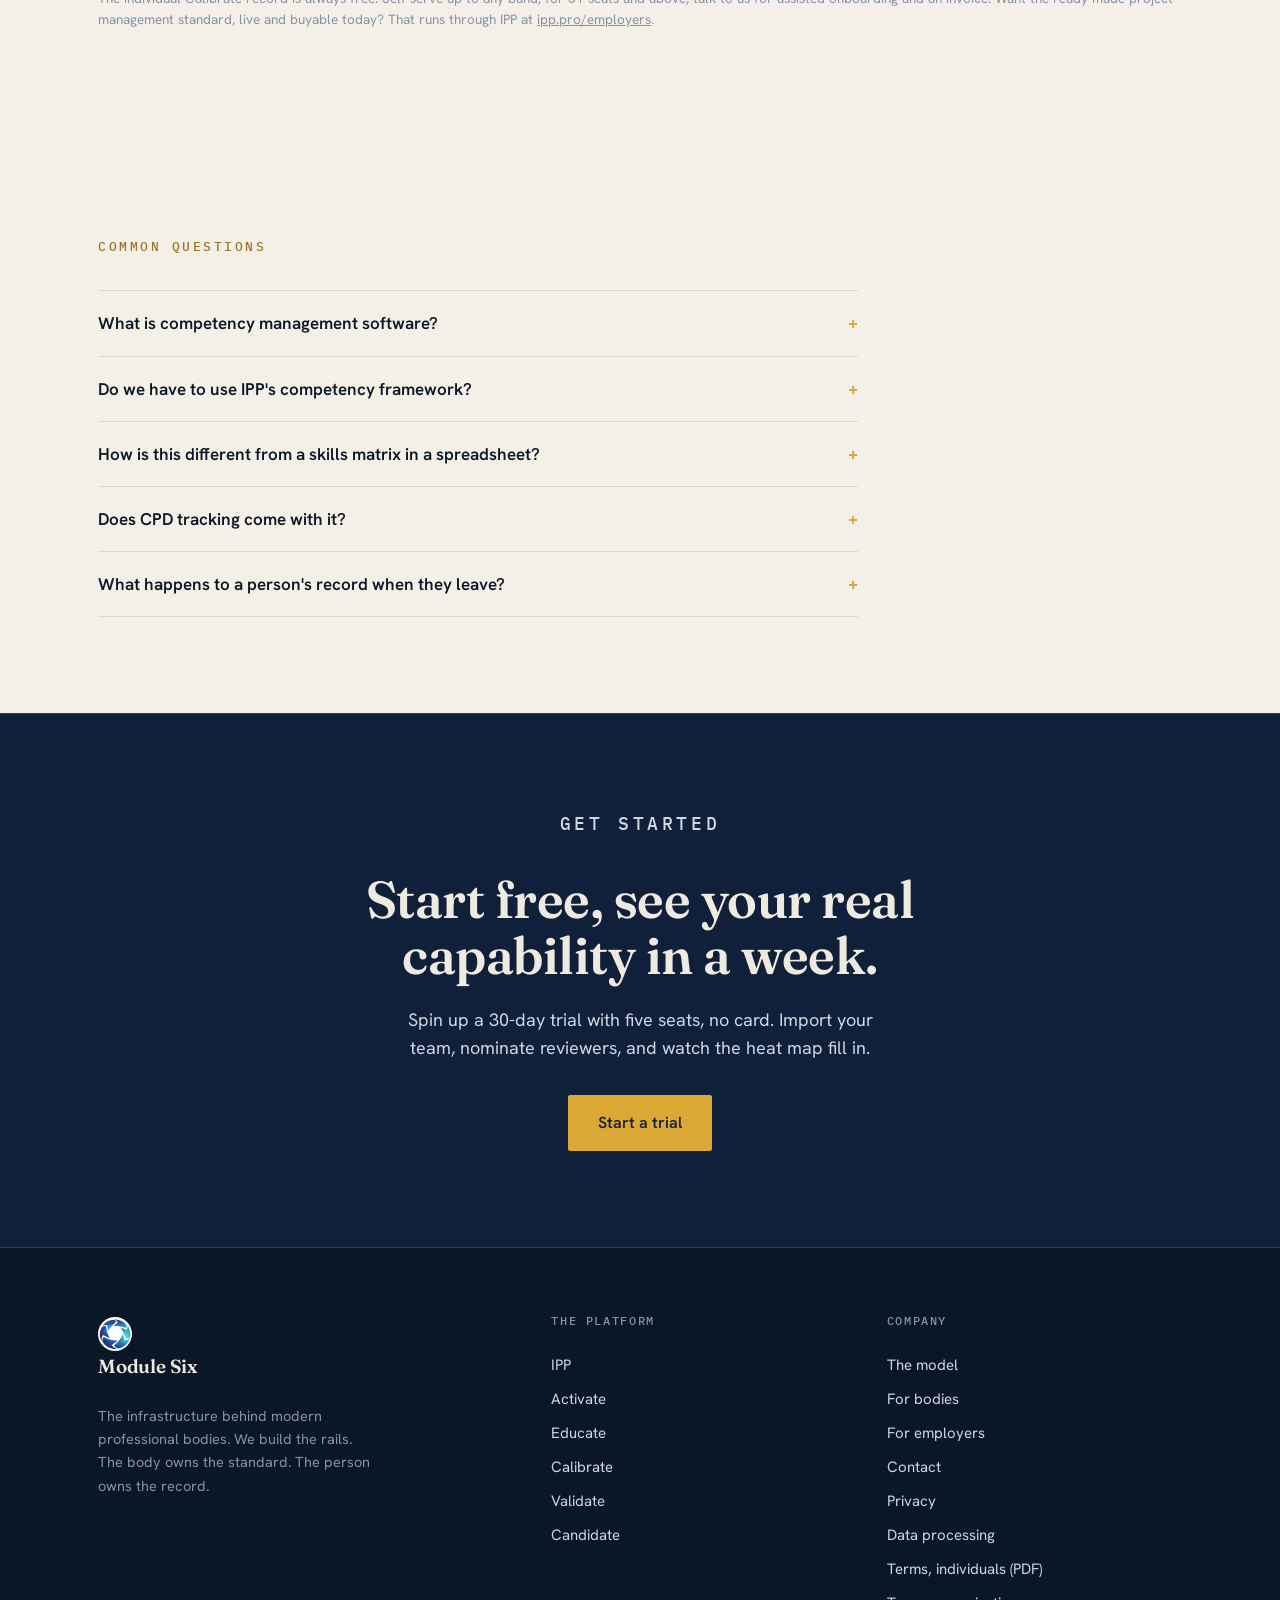
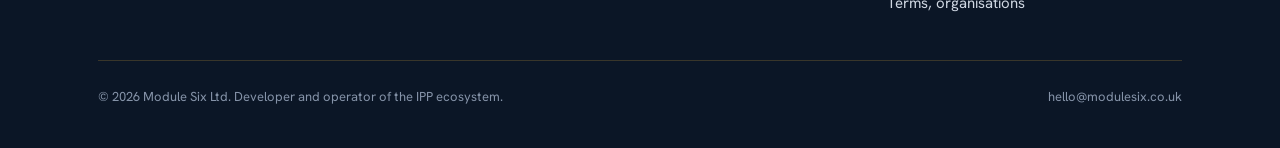
<file: calibrate.html>
<!DOCTYPE html>
<html lang="en-GB">
<head>
<meta charset="utf-8">
<meta name="viewport" content="width=device-width, initial-scale=1">
<title>Calibrate: competency management and CPD software | Module Six</title>
<meta name="description" content="Competency management and CPD tracking software for project-driven teams. Bring your own competency framework or use ours. Live skills matrix and team heat maps.">
<meta name="theme-color" content="#0B1626">
<meta property="og:title" content="Calibrate: competency management and CPD software | Module Six">
<meta property="og:description" content="Competency management and CPD tracking software for project-driven teams. Bring your own competency framework or use ours. Live skills matrix and team heat maps.">
<meta property="og:type" content="website">
<meta property="og:url" content="https://modulesix.co.uk/calibrate">
<link rel="canonical" href="https://modulesix.co.uk/calibrate">
<meta property="og:image" content="https://modulesix.co.uk/assets/og.png">
<meta property="og:site_name" content="Module Six">
<meta name="twitter:card" content="summary_large_image">
<meta name="twitter:image" content="https://modulesix.co.uk/assets/og.png">
<script type="application/ld+json">
{"@context":"https://schema.org","@type":"Organization","name":"Module Six Ltd","url":"https://modulesix.co.uk","logo":"https://modulesix.co.uk/assets/logo.png","description":"Module Six builds and operates the infrastructure modern professional bodies run on: credentialing, learning, competency and CPD, with a member-owned portable record.","sameAs":["https://ipp.pro"]}
</script>
<link rel="stylesheet" href="css/fonts.css">
<style>
  :root{
    --ink:#0B1626;
    --ink-2:#11203A;
    --ink-panel:#0E1B30;
    --paper:#F4F0E7;
    --paper-2:#FBFAF5;
    --brass:#DBA836;
    --brass-bright:#F4D079;
    --sky:#5BB0E8;
    --sky-soft:rgba(91,176,232,.14);
    --slate:#8593A8;
    --cream:#EFEAE0;
    --cream-dim:#CFD7E2;
    --line-dark:rgba(219,168,54,.22);
    --line-light:rgba(17,32,58,.12);
    --maxw:1140px;
  }
  *{box-sizing:border-box;}
  html{scroll-behavior:smooth;}
  body{
    margin:0;background:var(--ink);color:var(--cream);
    font-family:"Hanken Grotesk",system-ui,-apple-system,Segoe UI,Roboto,sans-serif;
    font-size:17px;line-height:1.6;-webkit-font-smoothing:antialiased;
    text-rendering:optimizeLegibility;
  }
  h1,h2,h3{font-family:"Fraunces",Georgia,serif;font-weight:600;line-height:1.08;letter-spacing:-.01em;margin:0;}
  p{margin:0 0 1em;}
  a{color:inherit;}
  .wrap{max-width:var(--maxw);margin:0 auto;padding:0 28px;}
  .eyebrow{
    font-family:"IBM Plex Mono",ui-monospace,monospace;
    font-size:12.5px;font-weight:500;letter-spacing:.2em;text-transform:uppercase;
    color:var(--brass-bright);margin:0 0 22px;
  }
  .eyebrow.dark-on-light{color:#9A7325;}
  .reveal{opacity:0;transform:translateY(18px);transition:opacity .7s ease,transform .7s ease;}
  .reveal.in{opacity:1;transform:none;}

  /* NAV */
  header.nav{position:sticky;top:0;z-index:50;background:rgba(11,22,38,.82);backdrop-filter:blur(10px);border-bottom:1px solid var(--line-dark);}
  .nav-inner{display:flex;align-items:center;justify-content:space-between;height:68px;}
  .brand{display:flex;align-items:center;gap:11px;text-decoration:none;}
  .brand .glyph{width:26px;height:26px;flex:0 0 26px;}
  .brand .name{font-family:"Fraunces",serif;font-weight:600;font-size:19px;letter-spacing:-.01em;color:var(--cream);}
  .nav-links{display:flex;align-items:center;gap:30px;}
  .nav-links a{font-size:14.5px;text-decoration:none;color:var(--cream-dim);transition:color .2s;}
  .nav-links a:hover{color:var(--cream);}
  .nav-links a.active{color:var(--brass-bright);}
  .btn{
    display:inline-flex;align-items:center;gap:9px;font-family:"Hanken Grotesk",sans-serif;
    font-weight:600;font-size:15px;text-decoration:none;border-radius:2px;
    padding:12px 22px;transition:transform .18s ease,background .2s ease,color .2s ease,border-color .2s ease;
  }
  .btn-primary{background:var(--brass);color:#15233b;}
  .btn-primary:hover{background:var(--brass-bright);transform:translateY(-1px);}
  .btn-ghost{border:1px solid var(--line-dark);color:var(--cream);}
  .btn-ghost:hover{border-color:var(--brass);color:var(--cream);}
  .nav .btn{padding:10px 18px;}
  .nav-toggle{display:none;}

  /* HERO */
  .hero{position:relative;overflow:hidden;padding:104px 0 92px;border-bottom:1px solid var(--line-dark);}
  .hero::before{content:"";position:absolute;inset:0;background:
    radial-gradient(620px 440px at 14% 6%, rgba(91,176,232,.16), transparent 60%),
    radial-gradient(900px 480px at 78% -8%, rgba(219,168,54,.22), transparent 60%),
    radial-gradient(700px 500px at 6% 110%, rgba(40,64,104,.40), transparent 60%);
    pointer-events:none;}
  .hero-grid{position:relative;display:grid;grid-template-columns:1.05fr .95fr;gap:56px;align-items:center;}
  .hero h1{font-size:clamp(38px,5.6vw,68px);}
  .hero h1 .em{color:var(--brass-bright);font-style:italic;}
  .hero-sub{font-size:clamp(17px,2vw,20px);color:var(--cream-dim);max-width:33ch;margin-top:26px;}
  .hero-cta{display:flex;gap:14px;margin-top:34px;flex-wrap:wrap;}
  .hero-meta{margin-top:40px;display:flex;gap:30px;flex-wrap:wrap;font-size:14.5px;color:var(--cream-dim);}
  .hero-meta b{color:var(--cream);font-weight:600;}
  .hero-art{position:relative;}
  .hero-art svg{width:100%;height:auto;display:block;}

  /* SECTIONS */
  section{padding:96px 0;}
  .section-lede{font-size:clamp(26px,3.4vw,40px);font-family:"Fraunces",serif;font-weight:500;line-height:1.18;letter-spacing:-.015em;max-width:20ch;}
  .lead-2{max-width:48ch;color:var(--cream-dim);font-size:19px;margin-top:24px;}

  /* THESIS strip */
  .thesis{background:var(--ink-2);border-top:1px solid var(--line-dark);border-bottom:1px solid var(--line-dark);}
  .thesis .wrap{display:grid;grid-template-columns:1fr 1fr;gap:56px;align-items:center;}
  .pullquote{font-family:"Fraunces",serif;font-weight:500;font-size:clamp(24px,3vw,34px);line-height:1.22;letter-spacing:-.01em;}
  .pullquote .hl{color:var(--brass-bright);}
  .thesis-body p{color:var(--cream-dim);}

  /* MODEL / lattice */
  .model{background:var(--ink);}
  .model-head{max-width:62ch;margin-bottom:46px;}
  .lattice-wrap{border:1px solid var(--line-dark);border-radius:6px;background:linear-gradient(180deg,rgba(20,33,55,.5),rgba(11,22,38,.2));padding:30px 30px 22px;}
  .lattice-wrap svg{width:100%;height:auto;display:block;}
  .model-foot{display:grid;grid-template-columns:repeat(3,1fr);gap:30px;margin-top:42px;}
  .model-foot h3{font-size:19px;color:var(--cream);margin-bottom:8px;}
  .model-foot p{font-size:15px;color:var(--cream-dim);margin:0;}
  .honest{margin-top:40px;border-left:2px solid var(--brass);padding:6px 0 6px 22px;font-family:"Fraunces",serif;font-size:21px;line-height:1.35;color:var(--cream);max-width:40ch;}

  /* PRODUCTS (paper) */
  .paper{background:var(--paper);color:var(--ink-2);}
  .paper .eyebrow{color:#9A7325;}
  .paper h2{color:var(--ink);}
  .prod-head{display:flex;justify-content:space-between;align-items:flex-end;gap:30px;margin-bottom:46px;flex-wrap:wrap;}
  .prod-head .section-lede{color:var(--ink);}
  .prod-grid{display:grid;grid-template-columns:repeat(2,1fr);gap:22px;}
  .prod{background:var(--paper-2);border:1px solid var(--line-light);border-radius:6px;padding:30px 30px 26px;transition:transform .2s ease,box-shadow .2s ease,border-color .2s;}
  .prod:hover{transform:translateY(-3px);box-shadow:0 18px 40px -28px rgba(17,32,58,.5);border-color:rgba(219,168,54,.5);}
  .prod-top{display:flex;align-items:center;justify-content:space-between;margin-bottom:16px;}
  .prod-name{font-family:"Fraunces",serif;font-weight:600;font-size:24px;color:var(--ink);}
  .prod-tag{font-family:"IBM Plex Mono",monospace;font-size:11px;letter-spacing:.12em;text-transform:uppercase;color:#9A7325;}
  .prod p{color:#46566e;font-size:15.5px;margin:0 0 18px;}
  .prod .who{font-size:13px;color:var(--slate);font-weight:600;}
  .prod-link{font-family:"IBM Plex Mono",monospace;font-size:13px;color:#9A7325;text-decoration:none;border-bottom:1px solid rgba(154,115,37,.35);padding-bottom:1px;transition:color .2s,border-color .2s;}
  .prod-link:hover{color:var(--ink);border-color:var(--ink);}
  .prod-foot{display:flex;justify-content:space-between;align-items:center;margin-top:6px;gap:14px;}

  /* DIFFERENTIATORS (dark panel) */
  .diff{background:var(--ink-panel);}
  .diff-grid{display:grid;grid-template-columns:repeat(3,1fr);gap:1px;background:var(--line-dark);border:1px solid var(--line-dark);border-radius:6px;overflow:hidden;margin-top:46px;}
  .diff-cell{background:var(--ink);padding:32px 28px;}
  .diff-cell .num{font-family:"IBM Plex Mono",monospace;font-size:12px;color:var(--brass);letter-spacing:.1em;}
  .diff-cell h3{font-size:20px;color:var(--cream);margin:14px 0 10px;}
  .diff-cell p{font-size:15px;color:var(--cream-dim);margin:0;}

  /* SPLIT audience blocks */
  .split{background:var(--paper);color:var(--ink-2);}
  .split .wrap{display:grid;grid-template-columns:1fr 1fr;gap:24px;}
  .aud{background:var(--paper-2);border:1px solid var(--line-light);border-radius:6px;padding:40px;}
  .aud .eyebrow{color:#9A7325;}
  .aud h2{font-size:clamp(24px,3vw,32px);color:var(--ink);margin-bottom:18px;}
  .aud p{color:#46566e;font-size:16px;}
  .aud ul{list-style:none;margin:22px 0 28px;padding:0;}
  .aud li{position:relative;padding:9px 0 9px 26px;font-size:15.5px;color:#3a4a62;border-top:1px solid var(--line-light);}
  .aud li:first-child{border-top:none;}
  .aud li::before{content:"";position:absolute;left:2px;top:16px;width:8px;height:8px;background:var(--brass);border-radius:1px;transform:rotate(45deg);}
  .btn-dark{background:var(--ink);color:var(--cream);}
  .btn-dark:hover{background:var(--ink-2);transform:translateY(-1px);}

  /* PROOF */
  .proof{background:var(--ink);border-top:1px solid var(--line-dark);}
  .proof-grid{display:grid;grid-template-columns:.85fr 1.15fr;gap:56px;align-items:start;}
  .stat-row{display:flex;gap:46px;flex-wrap:wrap;margin:34px 0 0;}
  .stat .n{font-family:"Fraunces",serif;font-size:46px;font-weight:600;color:var(--brass-bright);line-height:1;}
  .stat .l{font-size:13.5px;color:var(--slate);margin-top:8px;max-width:18ch;}
  .live-list{display:grid;gap:1px;background:var(--line-dark);border:1px solid var(--line-dark);border-radius:6px;overflow:hidden;}
  .live-row{background:var(--ink);padding:18px 24px;display:flex;align-items:flex-start;gap:16px;}
  .live-row .dot{margin-top:7px;width:8px;height:8px;border-radius:50%;background:var(--brass-bright);flex:0 0 8px;box-shadow:0 0 0 4px rgba(221,178,99,.12);}
  .live-row .dot.soon{background:transparent;border:1.5px solid var(--slate);box-shadow:none;}
  .live-row span{font-size:15px;color:var(--cream-dim);}
  .live-row b{color:var(--cream);font-weight:600;}
  .live-row > span:not(.live-tag){flex:1 1 auto;}
  .live-tag{flex:0 0 96px;text-align:right;white-space:nowrap;font-family:"IBM Plex Mono",monospace;font-size:10.5px;letter-spacing:.1em;text-transform:uppercase;color:var(--brass);padding-top:2px;}
  .live-tag.soon{color:var(--slate);}

  /* CTA band */
  .cta-band{background:var(--ink-2);border-top:1px solid var(--line-dark);border-bottom:1px solid var(--line-dark);text-align:center;}
  .cta-band h2{font-size:clamp(30px,4.4vw,52px);max-width:18ch;margin:0 auto 22px;}
  .cta-band p{color:var(--cream-dim);max-width:48ch;margin:0 auto 32px;font-size:18px;}

  /* FOOTER */
  footer{background:var(--ink);padding:64px 0 40px;}
  .foot-grid{display:grid;grid-template-columns:1.4fr 1fr 1fr;gap:40px;padding-bottom:40px;border-bottom:1px solid var(--line-dark);}
  .foot-grid h4{font-family:"IBM Plex Mono",monospace;font-size:11.5px;letter-spacing:.14em;text-transform:uppercase;color:var(--slate);margin:0 0 18px;font-weight:500;}
  .foot-grid a{display:block;text-decoration:none;color:var(--cream-dim);font-size:15px;padding:5px 0;transition:color .2s;}
  .foot-grid a:hover{color:var(--brass-bright);}
  .foot-blurb{color:var(--slate);font-size:14.5px;max-width:34ch;margin-top:18px;}
  .foot-bottom{display:flex;justify-content:space-between;align-items:center;gap:20px;padding-top:26px;flex-wrap:wrap;}
  .foot-bottom small{color:var(--slate);font-size:13px;}

  /* card alignment: name row, body and foot line up across every card in a row */
  .prod{display:flex;flex-direction:column;}
  .prod p{flex:1 1 auto;}
  .prod-foot{margin-top:auto;}
  @supports (grid-template-rows: subgrid){
    .prod-grid{grid-template-rows:auto;}
    .prod{display:grid;grid-template-rows:subgrid;grid-row:span 3;}
    .prod p{flex:none;}
  }

  /* FAQ */
  .faq-list{border-top:1px solid var(--line-light);max-width:76ch;}
  .faq-list details{border-bottom:1px solid var(--line-light);}
  .faq-list summary{cursor:pointer;padding:18px 0;font-weight:600;color:var(--ink);font-size:17px;
    list-style:none;display:flex;justify-content:space-between;gap:18px;align-items:baseline;}
  .faq-list summary::-webkit-details-marker{display:none;}
  .faq-list summary::after{content:"+";font-family:"IBM Plex Mono",monospace;color:var(--brass);flex:0 0 auto;}
  .faq-list details[open] summary::after{content:"\2013";}
  .faq-list summary:focus-visible{outline:2px solid var(--brass);outline-offset:3px;border-radius:3px;}
  .faq-list .a{padding:0 0 20px;display:flex;flex-direction:column;gap:11px;color:#46566e;font-size:15.5px;max-width:70ch;}

  @media (max-width:900px){
    .hero-grid,.thesis .wrap,.split .wrap,.proof-grid{grid-template-columns:1fr;gap:40px;}
    .hero-art{order:-1;max-width:460px;}
    .prod-grid,.diff-grid,.model-foot{grid-template-columns:1fr;}
    .diff-grid{gap:1px;}
    .foot-grid{grid-template-columns:1fr 1fr;}
    .nav-links{display:none;}
    .nav .btn-ghost{display:none;}
  }
  @media (max-width:560px){
    section{padding:72px 0;}
    .hero{padding:72px 0 64px;}
    .foot-grid{grid-template-columns:1fr;}
    .stat-row{gap:30px;}
  }
  /* logo */
  .brand .logo{width:30px;height:30px;flex:0 0 30px;display:block;border-radius:50%;}
  footer .brand .logo{width:34px;height:34px;flex:0 0 34px;}

  /* products dropdown */
  .has-dd{position:relative;}
  .dd-trigger{display:inline-flex;align-items:center;gap:7px;cursor:pointer;background:none;border:0;font-family:inherit;font-size:14.5px;color:var(--cream-dim);padding:0;transition:color .2s;}
  .has-dd:hover .dd-trigger,.has-dd:focus-within .dd-trigger{color:var(--cream);}
  .dd-trigger .caret{transition:transform .22s ease;}
  .has-dd:hover .caret,.has-dd:focus-within .caret{transform:rotate(180deg);}
  .dd-menu{position:absolute;top:calc(100% + 16px);left:50%;transform:translateX(-50%) translateY(8px);min-width:312px;background:#0E1B30;border:1px solid var(--line-dark);border-radius:9px;padding:8px;opacity:0;visibility:hidden;transition:opacity .2s ease,transform .2s ease;box-shadow:0 26px 64px -30px rgba(0,0,0,.75);z-index:60;}
  .dd-menu::before{content:"";position:absolute;top:-18px;left:0;right:0;height:18px;}
  .has-dd:hover .dd-menu,.has-dd:focus-within .dd-menu{opacity:1;visibility:visible;transform:translateX(-50%) translateY(0);}
  .dd-item{display:flex;gap:12px;align-items:flex-start;padding:11px 13px;border-radius:6px;text-decoration:none;transition:background .15s ease;}
  .dd-item:hover{background:rgba(219,168,54,.10);}
  .dd-dot{width:7px;height:7px;border-radius:2px;background:var(--brass);transform:rotate(45deg);margin-top:6px;flex:0 0 7px;}
  .dd-item .tx{display:flex;flex-direction:column;}
  .dd-item .nm{font-weight:600;color:var(--cream);font-size:14.5px;}
  .dd-item .ds{font-size:12.5px;color:var(--slate);margin-top:2px;}
  .dd-sep{height:1px;background:var(--line-dark);margin:8px 13px 4px;}
  .dd-group{padding:4px 13px 6px;font-family:"IBM Plex Mono",monospace;font-size:10.5px;letter-spacing:.14em;text-transform:uppercase;color:var(--slate);}

  @media (prefers-reduced-motion:reduce){
    .reveal{opacity:1;transform:none;transition:none;}
    html{scroll-behavior:auto;}
    .draw{stroke-dasharray:none!important;stroke-dashoffset:0!important;animation:none!important;}
  }

  .ptable{width:100%;border-collapse:collapse;margin-top:24px;border:1px solid var(--line-light);border-radius:8px;overflow:hidden;}
  .ptable th,.ptable td{text-align:left;padding:14px 18px;font-size:14.5px;border-top:1px solid var(--line-light);}
  .ptable thead th{background:var(--paper-2);font-family:"IBM Plex Mono",monospace;font-size:11px;letter-spacing:.1em;text-transform:uppercase;color:#9A7325;border-top:none;}
  .ptable td.price{font-family:"Fraunces",serif;font-weight:600;font-size:18px;color:var(--ink);}
  .ptable tr td:first-child{font-weight:600;color:var(--ink);}
  .pnote{font-size:13.5px;color:var(--slate);margin-top:14px;}
  .pcard-row{display:grid;grid-template-columns:1fr 1fr;gap:22px;margin-top:8px;}
  @media (max-width:780px){.pcard-row{grid-template-columns:1fr;}}


  /* Calibrate B2B rotating showcase */
  .cal-show{width:100%;max-width:404px;margin:0 auto;}
  .cs-frame{position:relative;height:452px;border-radius:18px;padding:24px 24px 56px;
    background:linear-gradient(158deg,#16294a,#0a1726);border:1px solid rgba(91,176,232,.28);
    box-shadow:0 46px 90px -46px rgba(0,0,0,.85),0 0 0 1px rgba(219,168,54,.05);overflow:hidden;}
  .cs-slide{position:absolute;inset:24px 24px 56px;opacity:0;transform:translateY(8px);
    transition:opacity .6s ease,transform .6s ease;pointer-events:none;}
  .cs-slide.on{opacity:1;transform:none;}
  .cs-title{font-family:"IBM Plex Mono",monospace;font-size:10.5px;letter-spacing:.16em;text-transform:uppercase;color:var(--sky);margin-bottom:16px;}
  .cs-foot{position:absolute;left:24px;right:24px;bottom:18px;display:flex;align-items:center;justify-content:space-between;}
  .cs-name{font-family:"IBM Plex Mono",monospace;font-size:11px;letter-spacing:.08em;color:var(--cream-dim);}
  .cs-dots{display:flex;gap:6px;}
  .cs-dots i{width:7px;height:7px;border-radius:50%;background:rgba(255,255,255,.18);cursor:pointer;transition:background .2s,width .2s;}
  .cs-dots i.on{background:var(--brass-bright);width:18px;border-radius:4px;}
  /* heat map */
  .hm{display:grid;grid-template-columns:78px repeat(5,1fr);gap:4px;align-items:center;}
  .hm .hc{font-family:"IBM Plex Mono",monospace;font-size:9px;color:var(--slate);text-align:center;}
  .hm .ra{font-size:9.5px;color:var(--cream-dim);white-space:nowrap;overflow:hidden;text-overflow:ellipsis;}
  .hm .cl{height:20px;border-radius:3px;}
  .hm-leg{display:flex;align-items:center;gap:6px;margin-top:14px;font-size:9.5px;color:var(--slate);}
  .hm-leg i{width:16px;height:8px;border-radius:2px;display:inline-block;}
  /* generic list rows */
  .cs-row{display:flex;align-items:center;gap:10px;padding:9px 0;border-top:1px solid rgba(255,255,255,.07);}
  .cs-row:first-of-type{border-top:none;}
  .cs-av{width:26px;height:26px;border-radius:50%;flex:0 0 26px;display:flex;align-items:center;justify-content:center;font-size:10px;font-weight:700;color:#0b1726;background:var(--brass-bright);}
  .cs-rb{flex:1;min-width:0;}
  .cs-rt{font-size:12.5px;color:var(--cream);font-weight:600;line-height:1.2;}
  .cs-rs{font-size:10.5px;color:var(--slate);margin-top:2px;}
  .cs-pill{font-family:"IBM Plex Mono",monospace;font-size:8.5px;letter-spacing:.04em;text-transform:uppercase;padding:3px 8px;border-radius:5px;white-space:nowrap;}
  .pill-amber{background:rgba(217,138,61,.18);color:#E9A24B;}
  .pill-green{background:rgba(62,157,107,.20);color:#5BC489;}
  .pill-sky{background:var(--sky-soft);color:var(--sky);}
  .bar{height:6px;border-radius:3px;background:rgba(255,255,255,.10);overflow:hidden;margin-top:6px;}
  .bar i{display:block;height:100%;border-radius:3px;}
  .cs-big{font-family:"Fraunces",serif;font-weight:600;font-size:40px;color:#5BC489;line-height:1;}
  .cs-arrow{font-family:"IBM Plex Mono",monospace;font-size:11px;color:var(--brass-bright);}


  /* mobile menu */
  .nav-toggle{display:none;width:36px;height:36px;border:0;background:none;cursor:pointer;flex-direction:column;justify-content:center;gap:5px;padding:6px;}
  .nav-toggle span{display:block;height:2px;background:var(--cream);border-radius:2px;transition:transform .25s ease,opacity .2s ease;}
  .nav-toggle.open span:nth-child(1){transform:translateY(7px) rotate(45deg);}
  .nav-toggle.open span:nth-child(2){opacity:0;}
  .nav-toggle.open span:nth-child(3){transform:translateY(-7px) rotate(-45deg);}
  .mnav{position:fixed;top:68px;left:0;right:0;z-index:49;background:#0E1B30;border-bottom:1px solid var(--line-dark);padding:8px 0 16px;box-shadow:0 24px 50px -24px rgba(0,0,0,.7);display:none;flex-direction:column;}
  .mnav.open{display:flex;}
  .mnav a{padding:14px 28px;text-decoration:none;color:var(--cream);font-size:17px;border-top:1px solid rgba(255,255,255,.05);}
  .mnav a:first-child{border-top:none;}
  .mnav .mnav-group{padding:16px 28px 4px;font-family:"IBM Plex Mono",monospace;font-size:11px;letter-spacing:.14em;text-transform:uppercase;color:var(--slate);}
  .mnav .mnav-sub{padding-left:42px;font-size:15px;color:var(--cream-dim);border-top:none;}
  .mnav .mnav-cta{margin:14px 24px 4px;background:var(--brass);color:#15233b;border-radius:5px;text-align:center;font-weight:600;border-top:none;}
  @media (max-width:900px){ .nav-toggle{display:flex;} }
  @media (min-width:901px){ .mnav{display:none !important;} }


  /* mobile menu */
  .nav-burger{display:none;flex-direction:column;gap:5px;background:none;border:0;cursor:pointer;padding:8px;margin-left:auto;}
  .nav-burger span{width:24px;height:2px;background:var(--cream);border-radius:2px;transition:transform .25s ease,opacity .2s ease;}
  .nav-burger.open span:nth-child(1){transform:translateY(7px) rotate(45deg);}
  .nav-burger.open span:nth-child(2){opacity:0;}
  .nav-burger.open span:nth-child(3){transform:translateY(-7px) rotate(-45deg);}
  .mobile-menu{display:none;position:fixed;top:68px;left:0;right:0;background:var(--ink-2);border-top:1px solid var(--line-dark);border-bottom:1px solid var(--line-dark);padding:14px 28px 26px;z-index:49;box-shadow:0 30px 60px -30px rgba(0,0,0,.7);max-height:calc(100vh - 68px);overflow-y:auto;}
  .mobile-menu.open{display:block;}
  .mobile-menu>a{display:block;font-size:17px;color:var(--cream);text-decoration:none;padding:14px 0;border-top:1px solid var(--line-dark);}
  .mobile-menu>a:first-child{border-top:none;}
  .mm-group{border-top:1px solid var(--line-dark);padding:8px 0 10px;}
  .mm-h{display:block;font-family:"IBM Plex Mono",monospace;font-size:11px;letter-spacing:.14em;text-transform:uppercase;color:var(--slate);padding:8px 0 4px;}
  .mm-group a{display:block;color:var(--cream-dim);text-decoration:none;padding:10px 0 10px 14px;font-size:16px;}
  .mm-cta{display:block;margin-top:16px;text-align:center;}
  @media (max-width:900px){ .nav-burger{display:flex;} .nav-inner > .btn-primary{display:none;} }

  .mobile-menu .mm-label{font-family:"IBM Plex Mono",monospace;font-size:10.5px;letter-spacing:.16em;text-transform:uppercase;color:var(--slate);padding:20px 0 2px;}
  .mobile-menu a.mm-cta{margin-top:18px;border-top:none;background:var(--brass);color:#15233b;font-weight:700;text-align:center;border-radius:10px;padding:15px 0;}
</style>
<link rel="icon" href="/favicon.svg" type="image/svg+xml">
<link rel="icon" href="/favicon.ico" sizes="any">
<link rel="apple-touch-icon" href="/apple-touch-icon.png">
</head>
<body>

<header class="nav">
  <div class="wrap nav-inner">
    <a class="brand" href="index.html" aria-label="Module Six home">
      <img class="logo" src="[data-uri]" alt="" width="30" height="30">
      <span class="name">Module Six</span>
    </a>
    <nav class="nav-links" aria-label="Primary">
      <a class="nl" href="the-passport.html">The Passport</a>
      <div class="has-dd">
        <button class="dd-trigger" aria-haspopup="true" aria-expanded="false">Products
          <svg class="caret" width="10" height="7" viewBox="0 0 10 7" fill="none" aria-hidden="true"><path d="M1 1l4 4 4-4" stroke="currentColor" stroke-width="1.6" stroke-linecap="round" stroke-linejoin="round"/></svg>
        </button>
        <div class="dd-menu" role="menu">
          <a class="dd-item" role="menuitem" href="https://activate.modulesix.io" target="_blank" rel="noopener"><span class="dd-dot"></span><span class="tx"><span class="nm">Activate</span><span class="ds">Qualify: pathways and exams</span></span></a>
          <a class="dd-item" role="menuitem" href="courses.html"><span class="dd-dot"></span><span class="tx"><span class="nm">Educate</span><span class="ds">Open learning and CPD, the widest way in</span></span></a>
          <a class="dd-item" role="menuitem" href="calibrate.html"><span class="dd-dot"></span><span class="tx"><span class="nm">Calibrate</span><span class="ds">The Passport and the employer platform</span></span></a><a class="dd-item" role="menuitem" href="validate.html"><span class="dd-dot"></span><span class="tx"><span class="nm">Validate</span><span class="ds">Authority to Work compliance</span></span></a><a class="dd-item" role="menuitem" href="candidate.html"><span class="dd-dot"></span><span class="tx"><span class="nm">Candidate</span><span class="ds">Verified talent, open to work</span></span></a>
          <div class="dd-sep"></div>
          <div class="dd-group">The live body</div>
          <a class="dd-item" role="menuitem" href="https://ipp.pro" target="_blank" rel="noopener"><span class="dd-dot body"></span><span class="tx"><span class="nm">IPP</span><span class="ds">The Institute of Project Professionals, live on the rails</span></span></a>
        </div>
      </div>
      <a class="nl active" href="calibrate.html">For employers</a>
      <a class="nl" href="for-bodies.html">For bodies</a>
      <a class="nl" href="about.html">About</a>
    </nav>
    <a class="btn btn-primary" href="index.html#contact">Start a conversation</a>
    <button class="nav-toggle" aria-label="Open menu" aria-expanded="false"><span></span><span></span><span></span></button>
  </div>
</header>

<div class="mnav" id="mnav">
  <a href="the-passport.html">The Passport</a>
  <div class="mnav-group">Products</div>
  <a class="mnav-sub" href="https://activate.modulesix.io" target="_blank" rel="noopener">Activate</a>
  <a class="mnav-sub" href="courses.html">Educate</a>
  <a class="mnav-sub" href="calibrate.html">Calibrate</a><a class="mnav-sub" href="validate.html">Validate</a><a class="mnav-sub" href="candidate.html">Candidate</a>
  <div class="mnav-group">The live body</div>
  <a class="mnav-sub" href="https://ipp.pro" target="_blank" rel="noopener">IPP</a>
  <a href="calibrate.html">For employers</a>
  <a href="for-bodies.html">For bodies</a>
  <a href="about.html">About</a>
  <a class="mnav-cta" href="index.html#contact">Start a conversation</a>
</div>


<a id="top"></a>
<section class="hero">
  <div class="wrap hero-grid">
    <div>
      <p class="eyebrow reveal">Calibrate &middot; competency management software</p>
      <h1 class="reveal">See your workforce's <span class="em">real competence</span>, not their CVs.</h1>
      <p class="hero-sub reveal">Calibrate is competency management and CPD tracking software for project-driven organisations. Assess your people against a competency framework, see the whole team as a live skills matrix, and manage development from one place. Bring your own framework or start from ours. The individual record is free and owned for life; you buy seats for the management layer.</p>
      <div class="hero-cta reveal">
        <a class="btn btn-primary" href="https://calibrate.modulesix.io/start.html" target="_blank" rel="noopener">Start a 30-day trial</a>
        <a class="btn btn-ghost" href="#pricing">See pricing</a>
      </div>
      <div class="hero-meta reveal"><span><b>30-day</b> free trial</span><span><b>5 seats</b> to start</span><span><b>No card</b> to begin</span></div>
    </div>
    <div class="pp-card-wrap reveal" style="align-items:center;"><div class="cal-show reveal" aria-hidden="true"><div class="cs-frame"><div class="cs-slide on" data-name="Team heat map"><div class="cs-title">Team competency heat map</div><div class="hm"><div></div><div class="hc">JD</div><div class="hc">AK</div><div class="hc">MR</div><div class="hc">SP</div><div class="hc">TL</div><div class="ra">Governance</div><div class="cl" style="background:#4FA88C"></div><div class="cl" style="background:#3E9D6B"></div><div class="cl" style="background:#CDA63F"></div><div class="cl" style="background:#4FA88C"></div><div class="cl" style="background:#D98A3D"></div><div class="ra">Stakeholder</div><div class="cl" style="background:#3E9D6B"></div><div class="cl" style="background:#4FA88C"></div><div class="cl" style="background:#4FA88C"></div><div class="cl" style="background:#CDA63F"></div><div class="cl" style="background:#4FA88C"></div><div class="ra">Leadership</div><div class="cl" style="background:#4FA88C"></div><div class="cl" style="background:#4FA88C"></div><div class="cl" style="background:#3E9D6B"></div><div class="cl" style="background:#CDA63F"></div><div class="cl" style="background:#CDA63F"></div><div class="ra">Requirements</div><div class="cl" style="background:#CDA63F"></div><div class="cl" style="background:#4FA88C"></div><div class="cl" style="background:#CDA63F"></div><div class="cl" style="background:#4FA88C"></div><div class="cl" style="background:#D98A3D"></div><div class="ra">Planning</div><div class="cl" style="background:#4FA88C"></div><div class="cl" style="background:#CDA63F"></div><div class="cl" style="background:#4FA88C"></div><div class="cl" style="background:#3E9D6B"></div><div class="cl" style="background:#CDA63F"></div><div class="ra">Budget</div><div class="cl" style="background:#D98A3D"></div><div class="cl" style="background:#CDA63F"></div><div class="cl" style="background:#CDA63F"></div><div class="cl" style="background:#4FA88C"></div><div class="cl" style="background:#D98A3D"></div><div class="ra">Risk</div><div class="cl" style="background:#CDA63F"></div><div class="cl" style="background:#4FA88C"></div><div class="cl" style="background:#D98A3D"></div><div class="cl" style="background:#4FA88C"></div><div class="cl" style="background:#CDA63F"></div><div class="ra">Quality</div><div class="cl" style="background:#4FA88C"></div><div class="cl" style="background:#CDA63F"></div><div class="cl" style="background:#4FA88C"></div><div class="cl" style="background:#CDA63F"></div><div class="cl" style="background:#3E9D6B"></div></div><div class="hm-leg"><span>Gap</span><i style="background:#C2553F"></i><i style="background:#D98A3D"></i><i style="background:#CDA63F"></i><i style="background:#4FA88C"></i><i style="background:#3E9D6B"></i><span>Strong</span></div></div><div class="cs-slide" data-name="People Tools"><div class="cs-title">Development plan &middot; A. Khan</div><div class="cs-row"><div class="cs-av" style="background:var(--brass-bright)">AK</div><div class="cs-rb"><div class="cs-rt">Risk, issue &amp; change</div><div class="cs-rs">Competent <span class="cs-arrow">&rarr;</span> Proficient</div></div><span class="cs-pill pill-amber">Priority gap</span></div><div class="cs-row"><div style="width:26px"></div><div class="cs-rb"><div class="cs-rs">Mapped course</div><div class="cs-rt" style="font-size:12px">Advanced Risk Management</div></div><span class="cs-pill pill-sky">Educate</span></div><div class="cs-row"><div class="cs-av" style="background:var(--brass-bright)">AK</div><div class="cs-rb"><div class="cs-rt">Budget, cost &amp; commercial</div><div class="cs-rs">Practised <span class="cs-arrow">&rarr;</span> Competent</div></div><span class="cs-pill pill-amber">Develop</span></div><div class="cs-row" style="border-top:none;margin-top:6px"><div class="cs-rb"><div class="cs-rs">Target date</div><div class="cs-rt" style="font-size:12px">Q4 2026 &middot; on track</div></div><span class="cs-pill pill-green">Open</span></div></div><div class="cs-slide" data-name="Validation queue"><div class="cs-title">Validation queue</div><div class="cs-row"><div class="cs-av" style="background:var(--brass-bright)">MR</div><div class="cs-rb"><div class="cs-rt">M. Rossi</div><div class="cs-rs">Planning &amp; scheduling &middot; awaiting review</div></div><span class="cs-pill pill-sky">Approve</span></div><div class="cs-row"><div class="cs-av" style="background:var(--sky)">SP</div><div class="cs-rb"><div class="cs-rt">S. Patel</div><div class="cs-rs">Risk &amp; change &middot; awaiting review</div></div><span class="cs-pill pill-sky">Approve</span></div><div class="cs-row"><div class="cs-av" style="background:var(--brass-bright)">TL</div><div class="cs-rb"><div class="cs-rt">T. Lowe</div><div class="cs-rs">Leadership &amp; people &middot; awaiting review</div></div><span class="cs-pill pill-sky">Approve</span></div><div class="cs-row"><div class="cs-av" style="background:var(--sky)">JD</div><div class="cs-rb"><div class="cs-rt">J. Diaz</div><div class="cs-rs">Stakeholder &middot; awaiting review</div></div><span class="cs-pill pill-sky">Approve</span></div></div><div class="cs-slide" data-name="Succession"><div class="cs-title">Succession &middot; Senior PM</div><div class="cs-row"><div class="cs-av" style="background:var(--brass-bright)">MR</div><div class="cs-rb"><div class="cs-rt">M. Rossi</div><div class="bar"><i style="width:100%;background:#3E9D6B"></i></div></div><span class="cs-pill pill-green">Ready now</span></div><div class="cs-row"><div class="cs-av" style="background:var(--brass-bright)">AK</div><div class="cs-rb"><div class="cs-rt">A. Khan</div><div class="bar"><i style="width:72%;background:#4FA88C"></i></div></div><span class="cs-pill pill-amber">1 area to go</span></div><div class="cs-row"><div class="cs-av" style="background:var(--brass-bright)">SP</div><div class="cs-rb"><div class="cs-rt">S. Patel</div><div class="bar"><i style="width:55%;background:#D98A3D"></i></div></div><span class="cs-pill pill-amber">2 areas</span></div></div><div class="cs-slide" data-name="CPD compliance"><div class="cs-title">CPD compliance</div><div style="display:flex;align-items:baseline;gap:10px;margin-bottom:14px"><span class="cs-big">92%</span><span style="font-size:12px;color:var(--cream-dim)">of the team CPD complete this year</span></div><div class="cs-row"><div class="cs-av" style="background:var(--brass-bright)">JD</div><div class="cs-rb"><div class="cs-rt">J. Diaz</div><div class="bar"><i style="width:100%;background:#3E9D6B"></i></div></div><span class="cs-pill pill-green">30 / 30h</span></div><div class="cs-row"><div class="cs-av" style="background:var(--brass-bright)">TL</div><div class="cs-rb"><div class="cs-rt">T. Lowe</div><div class="bar"><i style="width:60%;background:#D98A3D"></i></div></div><span class="cs-pill pill-amber">18 / 30h</span></div><div class="cs-row"><div class="cs-av" style="background:var(--brass-bright)">SP</div><div class="cs-rb"><div class="cs-rt">S. Patel</div><div class="bar"><i style="width:87%;background:#4FA88C"></i></div></div><span class="cs-pill pill-sky">26 / 30h</span></div></div><div class="cs-foot"><div class="cs-name">Team heat map</div><div class="cs-dots"><i class="on"></i><i class=""></i><i class=""></i><i class=""></i><i class=""></i></div></div></div></div></div>
  </div>
</section>

<section class="paper">
  <div class="wrap">
    <div class="reveal" style="max-width:60ch;margin-bottom:42px;">
      <p class="eyebrow dark-on-light">What you get</p>
      <h2 class="section-lede" style="color:var(--ink);">A competency management layer built on verified data.</h2>
    </div>
    <div class="prod-grid">
      <div class="prod reveal"><div class="prod-top"><span class="prod-name">Team report</span><span class="prod-tag">Insight</span></div><p>Seat utilisation, an eight-area competency heat map, CPD compliance, the validation queue and a member summary. PDF export and copy-as-text.</p><div class="prod-foot"><span class="who">For admins</span></div></div>
      <div class="prod reveal"><div class="prod-top"><span class="prod-name">People Tools</span><span class="prod-tag">Action</span></div><p>One-to-one prep sheets, development plans, performance and probation reviews, succession snapshots and a board-ready workforce report. Outputs to use, not a dashboard to admire.</p><div class="prod-foot"><span class="who">Admins + team leads</span></div></div>
      <div class="prod reveal"><div class="prod-top"><span class="prod-name">Org structure</span><span class="prod-tag">Scale</span></div><p>Cost centres, departments and teams, with team leads assigned separately from admins and reporting that rolls up the hierarchy. XLSX bulk import for large teams.</p><div class="prod-foot"><span class="who">For admins</span></div></div>
      <div class="prod reveal"><div class="prod-top"><span class="prod-name">Deployments</span><span class="prod-tag">Consultancies</span></div><p>Give a client read-only sight of a verified consultant's profile, time-bound, without the consultant leaving their record or the client spending a seat. Access revokes automatically.</p><div class="prod-foot"><span class="who">First of its kind</span></div></div>
    </div>
  </div>
</section>

<section class="diff">
  <div class="wrap">
    <div class="reveal" style="max-width:58ch;"><p class="eyebrow">Why it sticks</p><h2 class="section-lede" style="color:var(--cream);">Staff keep their record. You keep the talent visible.</h2><p class="lead-2">Because the record belongs to the person and travels via passporting, staff who already hold one show up validated on day one, with no re-onboarding. Competitors lock the profile to the employer, so a leaver loses everything. That difference is why individuals adopt it, which is why it works for you.</p></div>
  </div>
</section>

<section class="paper" id="pricing">
  <div class="wrap">
    <div class="reveal" style="max-width:60ch;margin-bottom:10px;"><p class="eyebrow dark-on-light">Pricing</p><h2 class="section-lede" style="color:var(--ink);">Individuals free. Seats for the management layer.</h2></div>
    <div class="pcard-row">
      <div class="reveal">
        <table class="ptable"><thead><tr><th>Calibrate seats</th><th>Band</th><th>Per seat / yr</th></tr></thead><tbody>
          <tr><td>Starter</td><td>1 to 10</td><td class="price">&pound;49</td></tr>
          <tr><td>Team</td><td>11 to 50</td><td class="price">&pound;39</td></tr>
          <tr><td>Corporate</td><td>51 to 200</td><td class="price">&pound;29</td></tr>
          <tr><td>Enterprise</td><td>201 to 1000</td><td class="price">&pound;21</td></tr>
        </tbody></table>
      <p style="margin-top:0.9rem;font-size:0.78rem;color:#64748b">All prices are final. No VAT is added: Module Six is not currently VAT registered.</p>
      </div>
      <div class="reveal">
        <table class="ptable"><thead><tr><th>Educate licences</th><th>Band</th><th>Per person / yr</th></tr></thead><tbody>
          <tr><td>Starter</td><td>1 to 10</td><td class="price">&pound;50</td></tr>
          <tr><td>Team</td><td>11 to 50</td><td class="price">&pound;40</td></tr>
          <tr><td>Corporate</td><td>51 to 200</td><td class="price">&pound;30</td></tr>
          <tr><td>Enterprise</td><td>201 to 1000</td><td class="price">&pound;24</td></tr>
        </tbody></table>
      </div>
    </div>
    <p class="pnote reveal">The individual Calibrate record is always free. Self-serve up to any band; for 51 seats and above, talk to us for assisted onboarding and an invoice. Want the ready-made project-management standard, live and buyable today? That runs through IPP at <a href="https://ipp.pro/employers" target="_blank" rel="noopener">ipp.pro/employers</a>.</p>
  </div>
</section>

<section class="paper">
  <div class="wrap">
    <div class="reveal" style="max-width:60ch;margin-bottom:34px;">
      <p class="eyebrow dark-on-light">Common questions</p>
    </div>
    <div class="faq-list reveal">
      <details>
        <summary>What is competency management software?</summary>
        <div class="a">
        <p>A competency management system records what each person in a team can actually do, assessed against a defined competency framework rather than inferred from a job title or a course certificate. Calibrate rates every person across eight areas and forty-four elements on a five-level scale, marks each level as self-assessed or independently validated, and rolls the whole team up into a live skills matrix.</p>
        </div>
      </details>
      <details>
        <summary>Do we have to use IPP's competency framework?</summary>
        <div class="a">
        <p>No. Calibrate ships with a ready-made framework so you are not starting from a blank page, but the areas and elements are configurable and you can run your own, or another body's.</p>
        <p>Calibrate works perfectly well for an organisation with no connection to IPP at all. The shared structure, a five-level scale and a common CPD and evidence model, is what makes records comparable; the content of the framework is yours.</p>
        </div>
      </details>
      <details>
        <summary>How is this different from a skills matrix in a spreadsheet?</summary>
        <div class="a">
        <p>A spreadsheet records what somebody typed. Calibrate separates what a person claims from what a reviewer has confirmed, and never lets one be presented as the other.</p>
        <p>It also maintains itself. CPD logged against a competency updates the record, a passed exam seeds the starting levels, and the heat map reflects it without anybody rebuilding the sheet.</p>
        </div>
      </details>
      <details>
        <summary>Does CPD tracking come with it?</summary>
        <div class="a">
        <p>Yes. CPD is logged against the competency it supports rather than in a separate list, so the evidence sits with the claim. Team CPD compliance appears in the team report.</p>
        </div>
      </details>
      <details>
        <summary>What happens to a person's record when they leave?</summary>
        <div class="a">
        <p>They keep it. The individual competency record is free and owned for life, so it travels with them to their next employer. You keep the seat and reassign it.</p>
        <p>This is deliberate and it is the reason people fill it in honestly.</p>
        </div>
      </details>
    </div>
  </div>
</section>

<section class="cta-band" id="contact">
  <div class="wrap reveal">
    <p class="eyebrow" style="text-align:center;">Get started</p>
    <h2>Start free, see your real capability in a week.</h2>
    <p>Spin up a 30-day trial with five seats, no card. Import your team, nominate reviewers, and watch the heat map fill in.</p>
    <a class="btn btn-primary" href="https://calibrate.modulesix.io/start.html" target="_blank" rel="noopener" style="font-size:16px;padding:15px 30px;">Start a trial</a>
  </div>
</section>

<footer>
  <div class="wrap">
    <div class="foot-grid">
      <div>
        <a class="brand" href="#top" style="text-decoration:none;">
          <img class="logo" src="[data-uri]" alt="" width="34" height="34">
          <span class="name">Module Six</span>
        </a>
        <p class="foot-blurb">The infrastructure behind modern professional bodies. We build the rails. The body owns the standard. The person owns the record.</p>
      </div>
      <div>
        <h4>The platform</h4>
        <a href="https://ipp.pro" target="_blank" rel="noopener">IPP</a>
        <a href="https://activate.modulesix.io" target="_blank" rel="noopener">Activate</a>
        <a href="https://educate.modulesix.io" target="_blank" rel="noopener">Educate</a>
        <a href="https://calibrate.modulesix.io" target="_blank" rel="noopener">Calibrate</a>
        <a href="https://validate.modulesix.io" target="_blank" rel="noopener">Validate</a>
        <a href="https://candidate.modulesix.io" target="_blank" rel="noopener">Candidate</a>
      </div>
      <div>
        <h4>Company</h4>
        <a href="index.html#model">The model</a>
        <a href="index.html#bodies">For bodies</a>
        <a href="index.html#employers">For employers</a>
        <a href="mailto:hello@modulesix.co.uk">Contact</a>
        <a href="privacy.html">Privacy</a>
        <a href="dpa.html">Data processing</a>
        <a href="assets/docs/MS-LEG-001_Terms_of_Service_for_Individuals_First_Edition.pdf">Terms, individuals (PDF)</a>
        <a href="terms.html">Terms, organisations</a>
      </div>
    </div>
    <div class="foot-bottom">
      <small>© 2026 Module Six Ltd. Developer and operator of the IPP ecosystem.</small>
      <small>hello@modulesix.co.uk</small>
    </div>
  </div>
</footer>

<script>
  (function(){
    var els = document.querySelectorAll('.reveal');
    if(!('IntersectionObserver' in window)){els.forEach(function(e){e.classList.add('in');});return;}
    var io = new IntersectionObserver(function(entries){
      entries.forEach(function(en){
        if(en.isIntersecting){en.target.classList.add('in');io.unobserve(en.target);}
      });
    },{threshold:0.12,rootMargin:'0px 0px -40px 0px'});
    els.forEach(function(e){io.observe(e);});

    // hero passport thread draw
    var thread = document.querySelector('.hero-art .draw');
    if(thread && !window.matchMedia('(prefers-reduced-motion:reduce)').matches){
      setTimeout(function(){thread.style.transition='stroke-dashoffset 1.8s ease';thread.style.strokeDashoffset='0';},500);
    } else if(thread){ thread.style.strokeDashoffset='0'; }
    // products dropdown aria state
    var dd = document.querySelector('.has-dd');
    if(dd){
      var trg = dd.querySelector('.dd-trigger');
      var set = function(v){trg.setAttribute('aria-expanded', v);};
      dd.addEventListener('mouseenter',function(){set('true');});
      dd.addEventListener('mouseleave',function(){set('false');});
      dd.addEventListener('focusin',function(){set('true');});
      dd.addEventListener('focusout',function(e){if(!dd.contains(e.relatedTarget))set('false');});
      trg.addEventListener('keydown',function(e){if(e.key==='Escape'){set('false');trg.blur();}});
    }
  })();
</script>

<script>
(function(){
  var f=document.querySelector('.cs-frame'); if(!f) return;
  var sl=f.querySelectorAll('.cs-slide'), dt=f.querySelectorAll('.cs-dots i'), nm=f.querySelector('.cs-name');
  var i=0,n=sl.length,t=null;
  function go(k){ sl[i].classList.remove('on'); dt[i].classList.remove('on'); i=(k+n)%n; sl[i].classList.add('on'); dt[i].classList.add('on'); if(nm) nm.textContent=sl[i].getAttribute('data-name'); }
  function start(){ stop(); t=setInterval(function(){go(i+1);},3600); }
  function stop(){ if(t){clearInterval(t);t=null;} }
  f.addEventListener('mouseenter',stop); f.addEventListener('mouseleave',start);
  dt.forEach(function(d,idx){ d.addEventListener('click',function(){ go(idx); start(); }); });
  if(!window.matchMedia('(prefers-reduced-motion:reduce)').matches) start();
})();
</script>
<script>
(function(){var t=document.querySelector('.nav-toggle'),m=document.getElementById('mnav');if(!t||!m)return;
t.addEventListener('click',function(){var o=m.classList.toggle('open');t.classList.toggle('open',o);t.setAttribute('aria-expanded',o);});
m.querySelectorAll('a').forEach(function(a){a.addEventListener('click',function(){m.classList.remove('open');t.classList.remove('open');t.setAttribute('aria-expanded','false');});});})();
</script>
<script>
(function(){
  var burger=document.querySelector('.nav-burger'), mm=document.getElementById('mobileMenu');
  if(!burger||!mm) return;
  burger.addEventListener('click',function(){ var o=mm.classList.toggle('open'); burger.classList.toggle('open',o); burger.setAttribute('aria-expanded',o?'true':'false'); });
  mm.querySelectorAll('a').forEach(function(a){ a.addEventListener('click',function(){ mm.classList.remove('open'); burger.classList.remove('open'); burger.setAttribute('aria-expanded','false'); }); });
})();
</script>
</body>
</html>
</file>
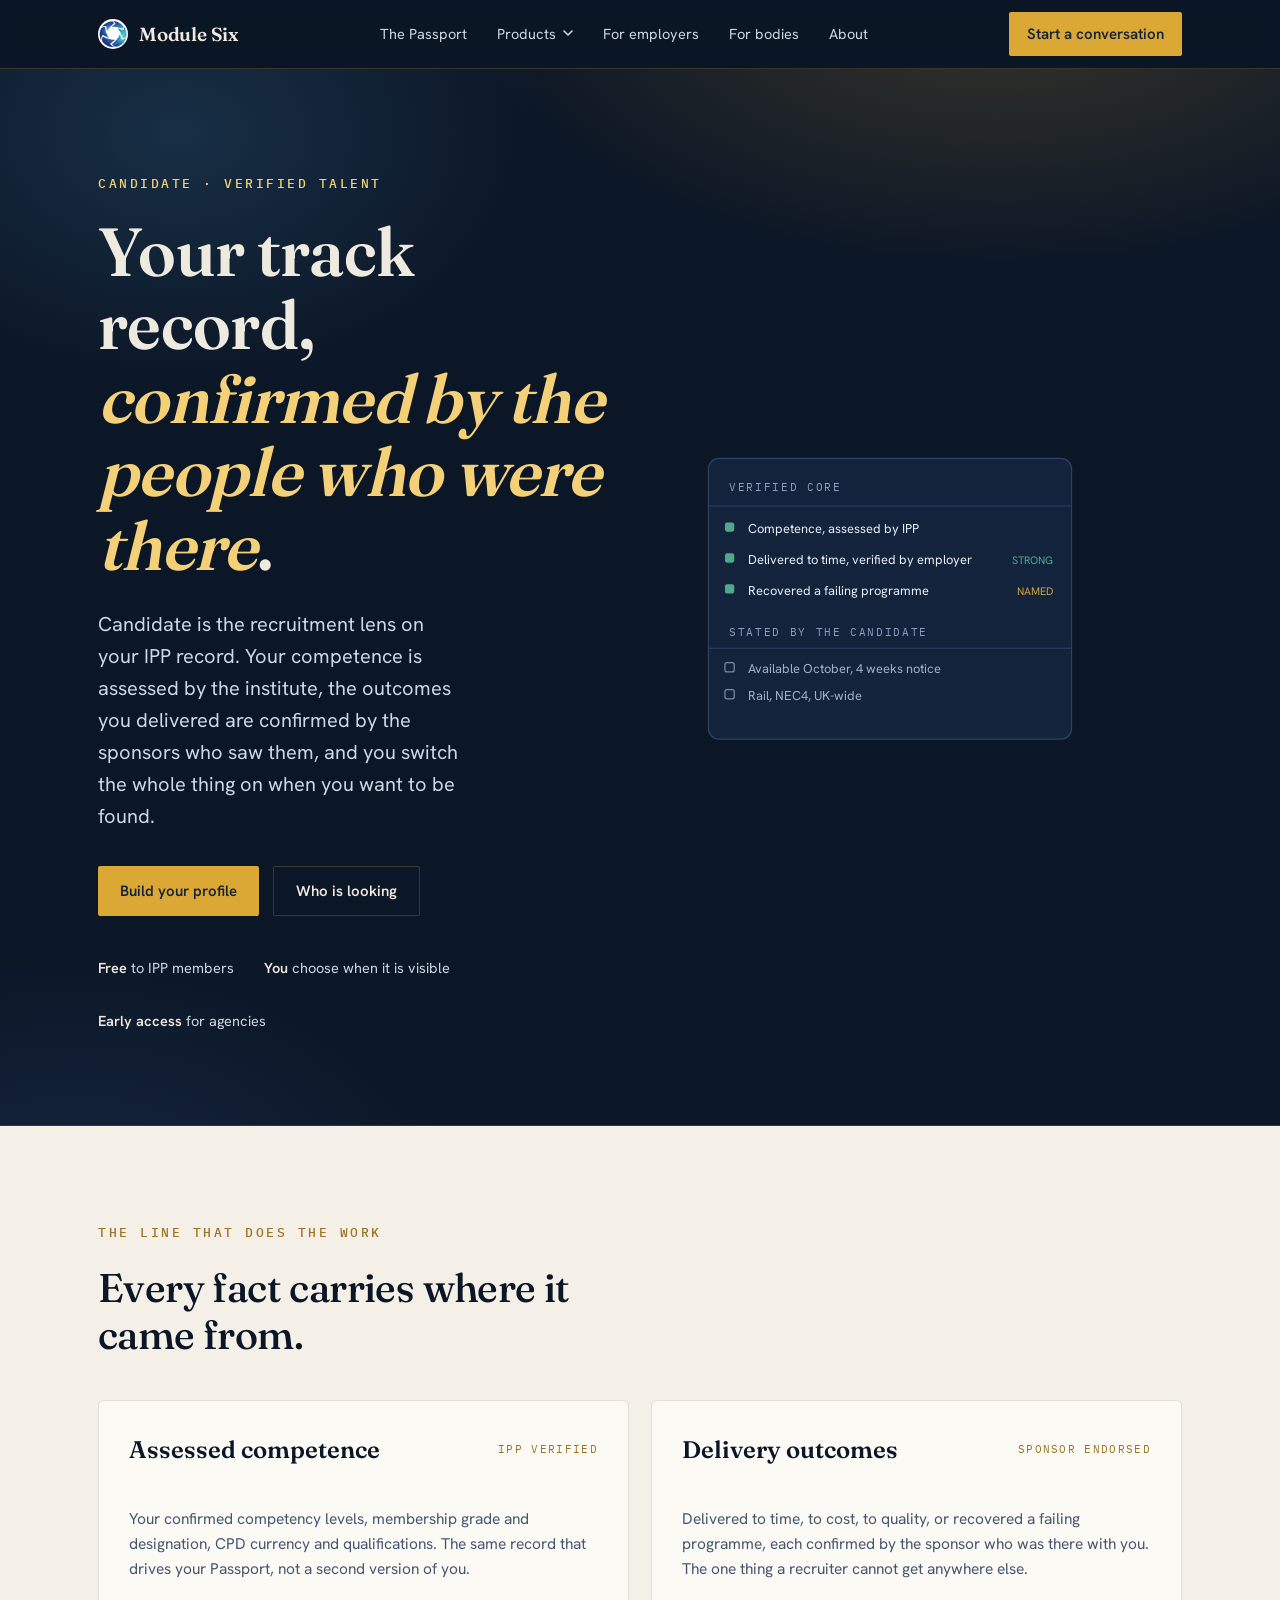
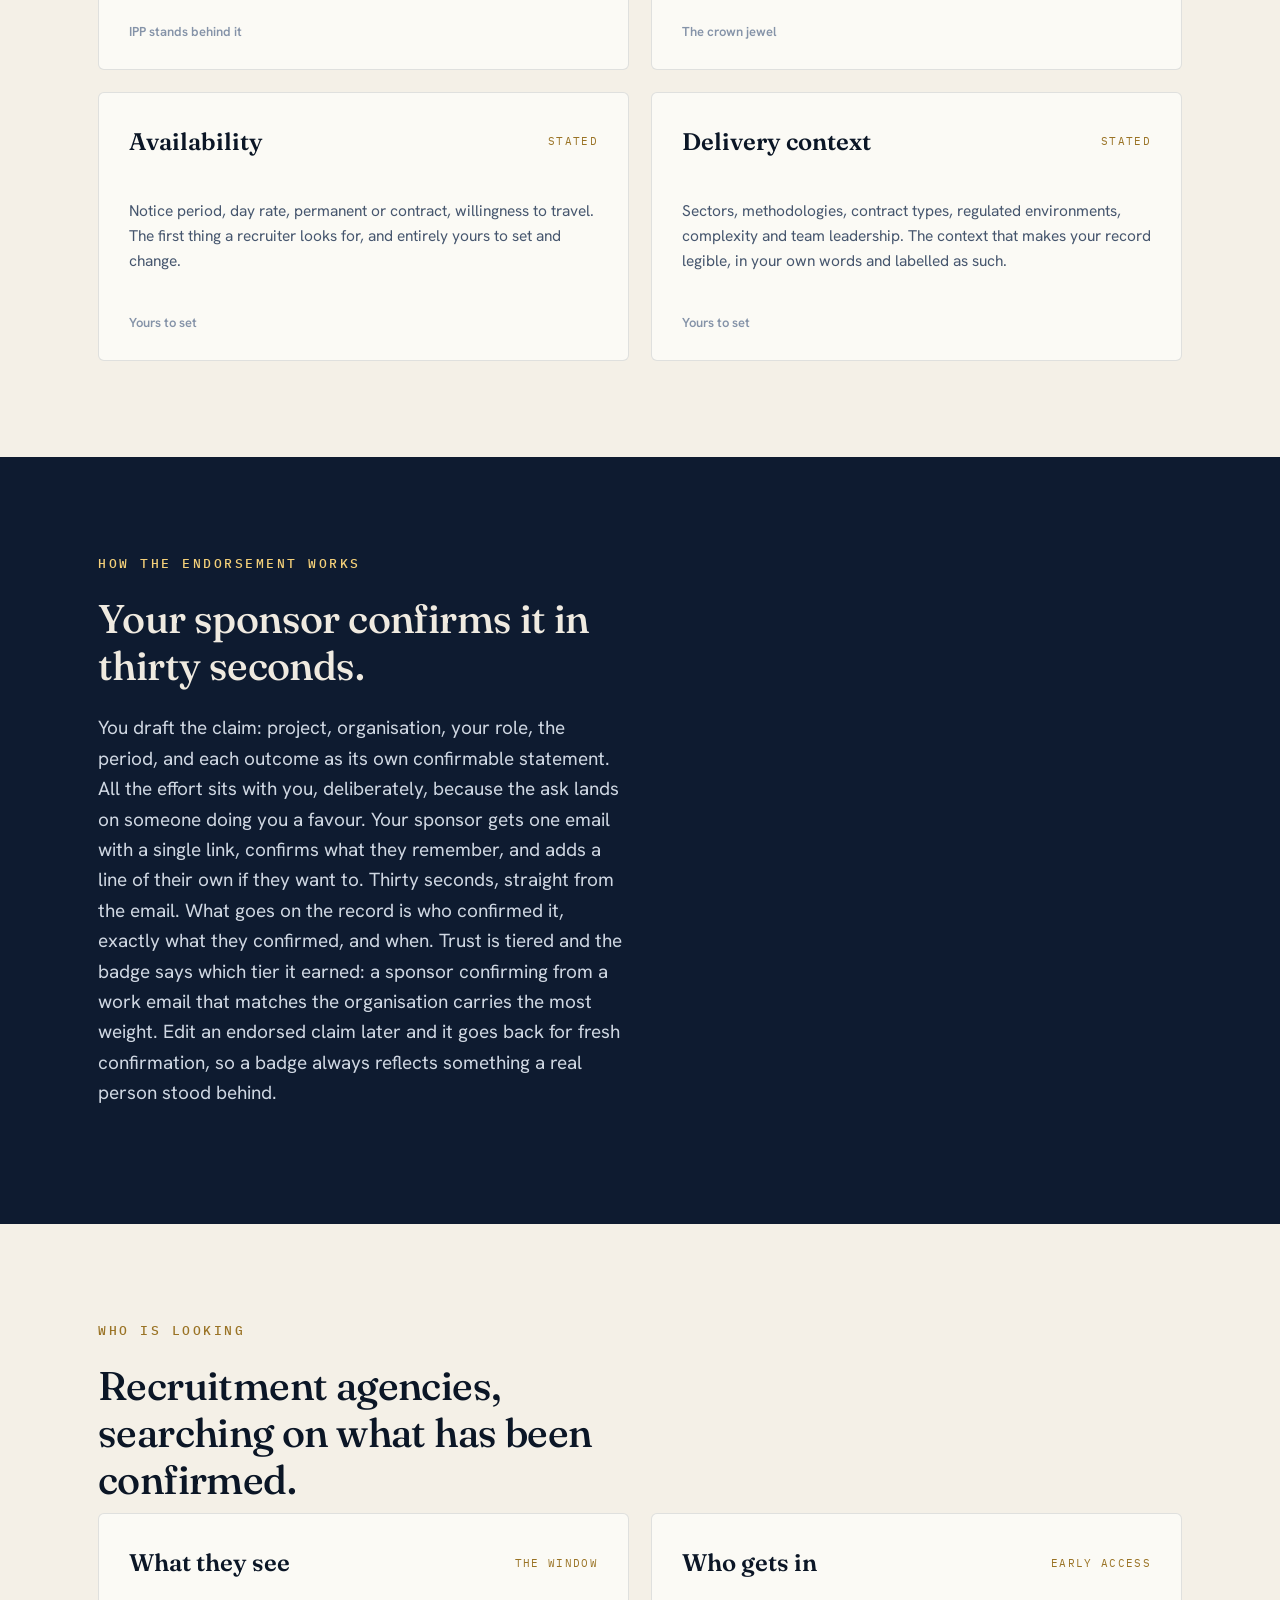
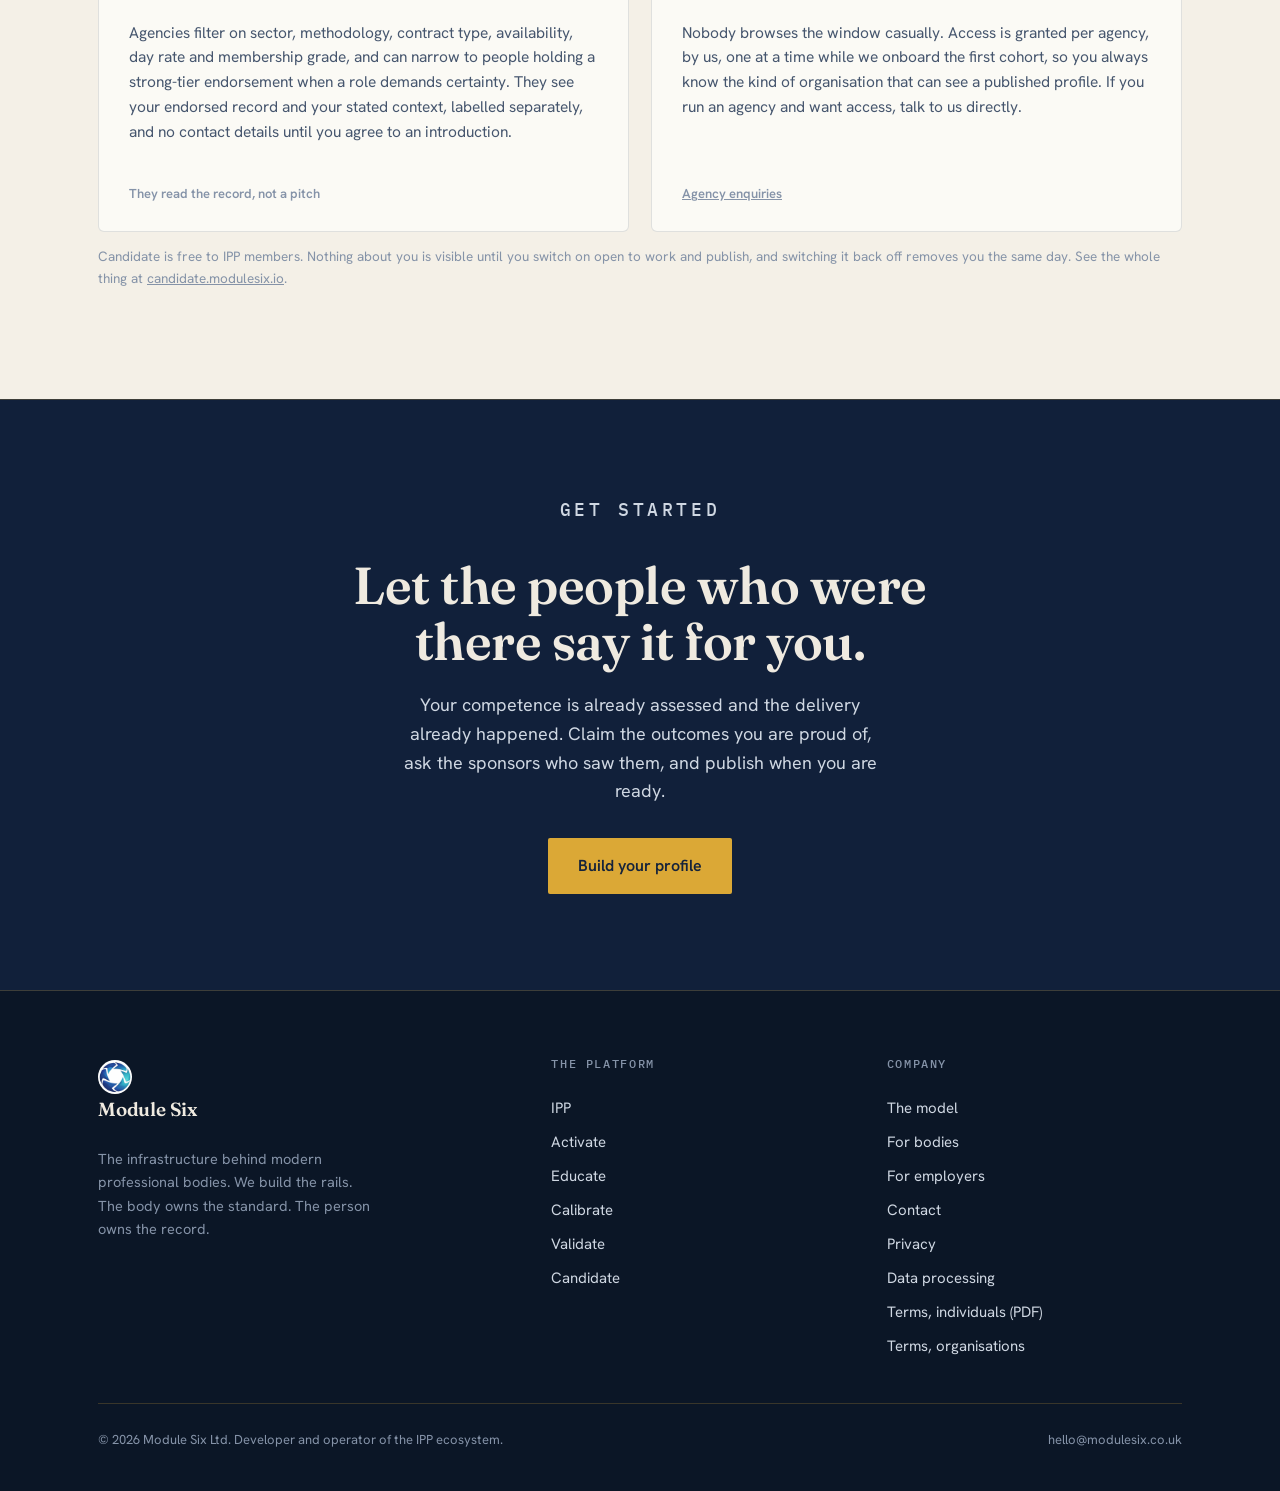
<file: candidate.html>
<!DOCTYPE html>
<html lang="en-GB">
<head>
<meta charset="utf-8">
<meta name="viewport" content="width=device-width, initial-scale=1">
<title>Candidate: verified talent profiles for recruiters | Module Six</title>
<meta name="description" content="Skills verification for recruitment. Candidate profiles carrying assessed competence and delivery outcomes confirmed by the sponsor who was there, with a live open-to-work signal.">
<meta name="theme-color" content="#0B1626">
<meta property="og:title" content="Candidate: verified talent profiles for recruiters | Module Six">
<meta property="og:description" content="Skills verification for recruitment. Candidate profiles carrying assessed competence and delivery outcomes confirmed by the sponsor who was there, with a live open-to-work signal.">
<meta property="og:type" content="website">
<meta property="og:url" content="https://modulesix.co.uk/candidate">
<link rel="canonical" href="https://modulesix.co.uk/candidate">
<meta property="og:image" content="https://modulesix.co.uk/assets/og.png">
<meta property="og:site_name" content="Module Six">
<meta name="twitter:card" content="summary_large_image">
<meta name="twitter:image" content="https://modulesix.co.uk/assets/og.png">
<script type="application/ld+json">
{"@context":"https://schema.org","@type":"Organization","name":"Module Six Ltd","url":"https://modulesix.co.uk","logo":"https://modulesix.co.uk/assets/logo.png","description":"Module Six builds and operates the infrastructure modern professional bodies run on: credentialing, learning, competency and CPD, with a member-owned portable record.","sameAs":["https://ipp.pro"]}
</script>
<link rel="stylesheet" href="css/fonts.css">
<style>
  :root{
    --ink:#0B1626;
    --ink-2:#11203A;
    --ink-panel:#0E1B30;
    --paper:#F4F0E7;
    --paper-2:#FBFAF5;
    --brass:#DBA836;
    --brass-bright:#F4D079;
    --sky:#5BB0E8;
    --sky-soft:rgba(91,176,232,.14);
    --slate:#8593A8;
    --cream:#EFEAE0;
    --cream-dim:#CFD7E2;
    --line-dark:rgba(219,168,54,.22);
    --line-light:rgba(17,32,58,.12);
    --maxw:1140px;
  }
  *{box-sizing:border-box;}
  html{scroll-behavior:smooth;}
  body{
    margin:0;background:var(--ink);color:var(--cream);
    font-family:"Hanken Grotesk",system-ui,-apple-system,Segoe UI,Roboto,sans-serif;
    font-size:17px;line-height:1.6;-webkit-font-smoothing:antialiased;
    text-rendering:optimizeLegibility;
  }
  h1,h2,h3{font-family:"Fraunces",Georgia,serif;font-weight:600;line-height:1.08;letter-spacing:-.01em;margin:0;}
  p{margin:0 0 1em;}
  a{color:inherit;}
  .wrap{max-width:var(--maxw);margin:0 auto;padding:0 28px;}
  .eyebrow{
    font-family:"IBM Plex Mono",ui-monospace,monospace;
    font-size:12.5px;font-weight:500;letter-spacing:.2em;text-transform:uppercase;
    color:var(--brass-bright);margin:0 0 22px;
  }
  .eyebrow.dark-on-light{color:#9A7325;}
  .reveal{opacity:0;transform:translateY(18px);transition:opacity .7s ease,transform .7s ease;}
  .reveal.in{opacity:1;transform:none;}

  /* NAV */
  header.nav{position:sticky;top:0;z-index:50;background:rgba(11,22,38,.82);backdrop-filter:blur(10px);border-bottom:1px solid var(--line-dark);}
  .nav-inner{display:flex;align-items:center;justify-content:space-between;height:68px;}
  .brand{display:flex;align-items:center;gap:11px;text-decoration:none;}
  .brand .glyph{width:26px;height:26px;flex:0 0 26px;}
  .brand .name{font-family:"Fraunces",serif;font-weight:600;font-size:19px;letter-spacing:-.01em;color:var(--cream);}
  .nav-links{display:flex;align-items:center;gap:30px;}
  .nav-links a{font-size:14.5px;text-decoration:none;color:var(--cream-dim);transition:color .2s;}
  .nav-links a:hover{color:var(--cream);}
  .nav-links a.active{color:var(--brass-bright);}
  .btn{
    display:inline-flex;align-items:center;gap:9px;font-family:"Hanken Grotesk",sans-serif;
    font-weight:600;font-size:15px;text-decoration:none;border-radius:2px;
    padding:12px 22px;transition:transform .18s ease,background .2s ease,color .2s ease,border-color .2s ease;
  }
  .btn-primary{background:var(--brass);color:#15233b;}
  .btn-primary:hover{background:var(--brass-bright);transform:translateY(-1px);}
  .btn-ghost{border:1px solid var(--line-dark);color:var(--cream);}
  .btn-ghost:hover{border-color:var(--brass);color:var(--cream);}
  .nav .btn{padding:10px 18px;}
  .nav-toggle{display:none;}

  /* HERO */
  .hero{position:relative;overflow:hidden;padding:104px 0 92px;border-bottom:1px solid var(--line-dark);}
  .hero::before{content:"";position:absolute;inset:0;background:
    radial-gradient(620px 440px at 14% 6%, rgba(91,176,232,.16), transparent 60%),
    radial-gradient(900px 480px at 78% -8%, rgba(219,168,54,.22), transparent 60%),
    radial-gradient(700px 500px at 6% 110%, rgba(40,64,104,.40), transparent 60%);
    pointer-events:none;}
  .hero-grid{position:relative;display:grid;grid-template-columns:1.05fr .95fr;gap:56px;align-items:center;}
  .hero h1{font-size:clamp(38px,5.6vw,68px);}
  .hero h1 .em{color:var(--brass-bright);font-style:italic;}
  .hero-sub{font-size:clamp(17px,2vw,20px);color:var(--cream-dim);max-width:33ch;margin-top:26px;}
  .hero-cta{display:flex;gap:14px;margin-top:34px;flex-wrap:wrap;}
  .hero-meta{margin-top:40px;display:flex;gap:30px;flex-wrap:wrap;font-size:14.5px;color:var(--cream-dim);}
  .hero-meta b{color:var(--cream);font-weight:600;}
  .hero-art{position:relative;}
  .hero-art svg{width:100%;height:auto;display:block;}

  /* SECTIONS */
  section{padding:96px 0;}
  .section-lede{font-size:clamp(26px,3.4vw,40px);font-family:"Fraunces",serif;font-weight:500;line-height:1.18;letter-spacing:-.015em;max-width:20ch;}
  .lead-2{max-width:48ch;color:var(--cream-dim);font-size:19px;margin-top:24px;}

  /* THESIS strip */
  .thesis{background:var(--ink-2);border-top:1px solid var(--line-dark);border-bottom:1px solid var(--line-dark);}
  .thesis .wrap{display:grid;grid-template-columns:1fr 1fr;gap:56px;align-items:center;}
  .pullquote{font-family:"Fraunces",serif;font-weight:500;font-size:clamp(24px,3vw,34px);line-height:1.22;letter-spacing:-.01em;}
  .pullquote .hl{color:var(--brass-bright);}
  .thesis-body p{color:var(--cream-dim);}

  /* MODEL / lattice */
  .model{background:var(--ink);}
  .model-head{max-width:62ch;margin-bottom:46px;}
  .lattice-wrap{border:1px solid var(--line-dark);border-radius:6px;background:linear-gradient(180deg,rgba(20,33,55,.5),rgba(11,22,38,.2));padding:30px 30px 22px;}
  .lattice-wrap svg{width:100%;height:auto;display:block;}
  .model-foot{display:grid;grid-template-columns:repeat(3,1fr);gap:30px;margin-top:42px;}
  .model-foot h3{font-size:19px;color:var(--cream);margin-bottom:8px;}
  .model-foot p{font-size:15px;color:var(--cream-dim);margin:0;}
  .honest{margin-top:40px;border-left:2px solid var(--brass);padding:6px 0 6px 22px;font-family:"Fraunces",serif;font-size:21px;line-height:1.35;color:var(--cream);max-width:40ch;}

  /* PRODUCTS (paper) */
  .paper{background:var(--paper);color:var(--ink-2);}
  .paper .eyebrow{color:#9A7325;}
  .paper h2{color:var(--ink);}
  .prod-head{display:flex;justify-content:space-between;align-items:flex-end;gap:30px;margin-bottom:46px;flex-wrap:wrap;}
  .prod-head .section-lede{color:var(--ink);}
  .prod-grid{display:grid;grid-template-columns:repeat(2,1fr);gap:22px;}
  .prod{background:var(--paper-2);border:1px solid var(--line-light);border-radius:6px;padding:30px 30px 26px;transition:transform .2s ease,box-shadow .2s ease,border-color .2s;}
  .prod:hover{transform:translateY(-3px);box-shadow:0 18px 40px -28px rgba(17,32,58,.5);border-color:rgba(219,168,54,.5);}
  .prod-top{display:flex;align-items:center;justify-content:space-between;margin-bottom:16px;}
  .prod-name{font-family:"Fraunces",serif;font-weight:600;font-size:24px;color:var(--ink);}
  .prod-tag{font-family:"IBM Plex Mono",monospace;font-size:11px;letter-spacing:.12em;text-transform:uppercase;color:#9A7325;}
  .prod p{color:#46566e;font-size:15.5px;margin:0 0 18px;}
  .prod .who{font-size:13px;color:var(--slate);font-weight:600;}
  .prod-link{font-family:"IBM Plex Mono",monospace;font-size:13px;color:#9A7325;text-decoration:none;border-bottom:1px solid rgba(154,115,37,.35);padding-bottom:1px;transition:color .2s,border-color .2s;}
  .prod-link:hover{color:var(--ink);border-color:var(--ink);}
  .prod-foot{display:flex;justify-content:space-between;align-items:center;margin-top:6px;gap:14px;}

  /* DIFFERENTIATORS (dark panel) */
  .diff{background:var(--ink-panel);}
  .diff-grid{display:grid;grid-template-columns:repeat(3,1fr);gap:1px;background:var(--line-dark);border:1px solid var(--line-dark);border-radius:6px;overflow:hidden;margin-top:46px;}
  .diff-cell{background:var(--ink);padding:32px 28px;}
  .diff-cell .num{font-family:"IBM Plex Mono",monospace;font-size:12px;color:var(--brass);letter-spacing:.1em;}
  .diff-cell h3{font-size:20px;color:var(--cream);margin:14px 0 10px;}
  .diff-cell p{font-size:15px;color:var(--cream-dim);margin:0;}

  /* SPLIT audience blocks */
  .split{background:var(--paper);color:var(--ink-2);}
  .split .wrap{display:grid;grid-template-columns:1fr 1fr;gap:24px;}
  .aud{background:var(--paper-2);border:1px solid var(--line-light);border-radius:6px;padding:40px;}
  .aud .eyebrow{color:#9A7325;}
  .aud h2{font-size:clamp(24px,3vw,32px);color:var(--ink);margin-bottom:18px;}
  .aud p{color:#46566e;font-size:16px;}
  .aud ul{list-style:none;margin:22px 0 28px;padding:0;}
  .aud li{position:relative;padding:9px 0 9px 26px;font-size:15.5px;color:#3a4a62;border-top:1px solid var(--line-light);}
  .aud li:first-child{border-top:none;}
  .aud li::before{content:"";position:absolute;left:2px;top:16px;width:8px;height:8px;background:var(--brass);border-radius:1px;transform:rotate(45deg);}
  .btn-dark{background:var(--ink);color:var(--cream);}
  .btn-dark:hover{background:var(--ink-2);transform:translateY(-1px);}

  /* PROOF */
  .proof{background:var(--ink);border-top:1px solid var(--line-dark);}
  .proof-grid{display:grid;grid-template-columns:.85fr 1.15fr;gap:56px;align-items:start;}
  .stat-row{display:flex;gap:46px;flex-wrap:wrap;margin:34px 0 0;}
  .stat .n{font-family:"Fraunces",serif;font-size:46px;font-weight:600;color:var(--brass-bright);line-height:1;}
  .stat .l{font-size:13.5px;color:var(--slate);margin-top:8px;max-width:18ch;}
  .live-list{display:grid;gap:1px;background:var(--line-dark);border:1px solid var(--line-dark);border-radius:6px;overflow:hidden;}
  .live-row{background:var(--ink);padding:18px 24px;display:flex;align-items:flex-start;gap:16px;}
  .live-row .dot{margin-top:7px;width:8px;height:8px;border-radius:50%;background:var(--brass-bright);flex:0 0 8px;box-shadow:0 0 0 4px rgba(221,178,99,.12);}
  .live-row .dot.soon{background:transparent;border:1.5px solid var(--slate);box-shadow:none;}
  .live-row span{font-size:15px;color:var(--cream-dim);}
  .live-row b{color:var(--cream);font-weight:600;}
  .live-row > span:not(.live-tag){flex:1 1 auto;}
  .live-tag{flex:0 0 96px;text-align:right;white-space:nowrap;font-family:"IBM Plex Mono",monospace;font-size:10.5px;letter-spacing:.1em;text-transform:uppercase;color:var(--brass);padding-top:2px;}
  .live-tag.soon{color:var(--slate);}

  /* CTA band */
  .cta-band{background:var(--ink-2);border-top:1px solid var(--line-dark);border-bottom:1px solid var(--line-dark);text-align:center;}
  .cta-band h2{font-size:clamp(30px,4.4vw,52px);max-width:18ch;margin:0 auto 22px;}
  .cta-band p{color:var(--cream-dim);max-width:48ch;margin:0 auto 32px;font-size:18px;}

  /* FOOTER */
  footer{background:var(--ink);padding:64px 0 40px;}
  .foot-grid{display:grid;grid-template-columns:1.4fr 1fr 1fr;gap:40px;padding-bottom:40px;border-bottom:1px solid var(--line-dark);}
  .foot-grid h4{font-family:"IBM Plex Mono",monospace;font-size:11.5px;letter-spacing:.14em;text-transform:uppercase;color:var(--slate);margin:0 0 18px;font-weight:500;}
  .foot-grid a{display:block;text-decoration:none;color:var(--cream-dim);font-size:15px;padding:5px 0;transition:color .2s;}
  .foot-grid a:hover{color:var(--brass-bright);}
  .foot-blurb{color:var(--slate);font-size:14.5px;max-width:34ch;margin-top:18px;}
  .foot-bottom{display:flex;justify-content:space-between;align-items:center;gap:20px;padding-top:26px;flex-wrap:wrap;}
  .foot-bottom small{color:var(--slate);font-size:13px;}

  /* card alignment: name row, body and foot line up across every card in a row */
  .prod{display:flex;flex-direction:column;}
  .prod p{flex:1 1 auto;}
  .prod-foot{margin-top:auto;}
  @supports (grid-template-rows: subgrid){
    .prod-grid{grid-template-rows:auto;}
    .prod{display:grid;grid-template-rows:subgrid;grid-row:span 3;}
    .prod p{flex:none;}
  }

  @media (max-width:900px){
    .hero-grid,.thesis .wrap,.split .wrap,.proof-grid{grid-template-columns:1fr;gap:40px;}
    .hero-art{order:-1;max-width:460px;}
    .prod-grid,.diff-grid,.model-foot{grid-template-columns:1fr;}
    .diff-grid{gap:1px;}
    .foot-grid{grid-template-columns:1fr 1fr;}
    .nav-links{display:none;}
    .nav .btn-ghost{display:none;}
  }
  @media (max-width:560px){
    section{padding:72px 0;}
    .hero{padding:72px 0 64px;}
    .foot-grid{grid-template-columns:1fr;}
    .stat-row{gap:30px;}
  }
  /* logo */
  .brand .logo{width:30px;height:30px;flex:0 0 30px;display:block;border-radius:50%;}
  footer .brand .logo{width:34px;height:34px;flex:0 0 34px;}

  /* products dropdown */
  .has-dd{position:relative;}
  .dd-trigger{display:inline-flex;align-items:center;gap:7px;cursor:pointer;background:none;border:0;font-family:inherit;font-size:14.5px;color:var(--cream-dim);padding:0;transition:color .2s;}
  .has-dd:hover .dd-trigger,.has-dd:focus-within .dd-trigger{color:var(--cream);}
  .dd-trigger .caret{transition:transform .22s ease;}
  .has-dd:hover .caret,.has-dd:focus-within .caret{transform:rotate(180deg);}
  .dd-menu{position:absolute;top:calc(100% + 16px);left:50%;transform:translateX(-50%) translateY(8px);min-width:312px;background:#0E1B30;border:1px solid var(--line-dark);border-radius:9px;padding:8px;opacity:0;visibility:hidden;transition:opacity .2s ease,transform .2s ease;box-shadow:0 26px 64px -30px rgba(0,0,0,.75);z-index:60;}
  .dd-menu::before{content:"";position:absolute;top:-18px;left:0;right:0;height:18px;}
  .has-dd:hover .dd-menu,.has-dd:focus-within .dd-menu{opacity:1;visibility:visible;transform:translateX(-50%) translateY(0);}
  .dd-item{display:flex;gap:12px;align-items:flex-start;padding:11px 13px;border-radius:6px;text-decoration:none;transition:background .15s ease;}
  .dd-item:hover{background:rgba(219,168,54,.10);}
  .dd-dot{width:7px;height:7px;border-radius:2px;background:var(--brass);transform:rotate(45deg);margin-top:6px;flex:0 0 7px;}
  .dd-item .tx{display:flex;flex-direction:column;}
  .dd-item .nm{font-weight:600;color:var(--cream);font-size:14.5px;}
  .dd-item .ds{font-size:12.5px;color:var(--slate);margin-top:2px;}
  .dd-sep{height:1px;background:var(--line-dark);margin:8px 13px 4px;}
  .dd-group{padding:4px 13px 6px;font-family:"IBM Plex Mono",monospace;font-size:10.5px;letter-spacing:.14em;text-transform:uppercase;color:var(--slate);}

  @media (prefers-reduced-motion:reduce){
    .reveal{opacity:1;transform:none;transition:none;}
    html{scroll-behavior:auto;}
    .draw{stroke-dasharray:none!important;stroke-dashoffset:0!important;animation:none!important;}
  }

  .ptable{width:100%;border-collapse:collapse;margin-top:24px;border:1px solid var(--line-light);border-radius:8px;overflow:hidden;}
  .ptable th,.ptable td{text-align:left;padding:14px 18px;font-size:14.5px;border-top:1px solid var(--line-light);}
  .ptable thead th{background:var(--paper-2);font-family:"IBM Plex Mono",monospace;font-size:11px;letter-spacing:.1em;text-transform:uppercase;color:#9A7325;border-top:none;}
  .ptable td.price{font-family:"Fraunces",serif;font-weight:600;font-size:18px;color:var(--ink);}
  .ptable tr td:first-child{font-weight:600;color:var(--ink);}
  .pnote{font-size:13.5px;color:var(--slate);margin-top:14px;}
  .pcard-row{display:grid;grid-template-columns:1fr 1fr;gap:22px;margin-top:8px;}
  @media (max-width:780px){.pcard-row{grid-template-columns:1fr;}}


  /* Calibrate B2B rotating showcase */
  .cal-show{width:100%;max-width:404px;margin:0 auto;}
  .cs-frame{position:relative;height:452px;border-radius:18px;padding:24px 24px 56px;
    background:linear-gradient(158deg,#16294a,#0a1726);border:1px solid rgba(91,176,232,.28);
    box-shadow:0 46px 90px -46px rgba(0,0,0,.85),0 0 0 1px rgba(219,168,54,.05);overflow:hidden;}
  .cs-slide{position:absolute;inset:24px 24px 56px;opacity:0;transform:translateY(8px);
    transition:opacity .6s ease,transform .6s ease;pointer-events:none;}
  .cs-slide.on{opacity:1;transform:none;}
  .cs-title{font-family:"IBM Plex Mono",monospace;font-size:10.5px;letter-spacing:.16em;text-transform:uppercase;color:var(--sky);margin-bottom:16px;}
  .cs-foot{position:absolute;left:24px;right:24px;bottom:18px;display:flex;align-items:center;justify-content:space-between;}
  .cs-name{font-family:"IBM Plex Mono",monospace;font-size:11px;letter-spacing:.08em;color:var(--cream-dim);}
  .cs-dots{display:flex;gap:6px;}
  .cs-dots i{width:7px;height:7px;border-radius:50%;background:rgba(255,255,255,.18);cursor:pointer;transition:background .2s,width .2s;}
  .cs-dots i.on{background:var(--brass-bright);width:18px;border-radius:4px;}
  /* heat map */
  .hm{display:grid;grid-template-columns:78px repeat(5,1fr);gap:4px;align-items:center;}
  .hm .hc{font-family:"IBM Plex Mono",monospace;font-size:9px;color:var(--slate);text-align:center;}
  .hm .ra{font-size:9.5px;color:var(--cream-dim);white-space:nowrap;overflow:hidden;text-overflow:ellipsis;}
  .hm .cl{height:20px;border-radius:3px;}
  .hm-leg{display:flex;align-items:center;gap:6px;margin-top:14px;font-size:9.5px;color:var(--slate);}
  .hm-leg i{width:16px;height:8px;border-radius:2px;display:inline-block;}
  /* generic list rows */
  .cs-row{display:flex;align-items:center;gap:10px;padding:9px 0;border-top:1px solid rgba(255,255,255,.07);}
  .cs-row:first-of-type{border-top:none;}
  .cs-av{width:26px;height:26px;border-radius:50%;flex:0 0 26px;display:flex;align-items:center;justify-content:center;font-size:10px;font-weight:700;color:#0b1726;background:var(--brass-bright);}
  .cs-rb{flex:1;min-width:0;}
  .cs-rt{font-size:12.5px;color:var(--cream);font-weight:600;line-height:1.2;}
  .cs-rs{font-size:10.5px;color:var(--slate);margin-top:2px;}
  .cs-pill{font-family:"IBM Plex Mono",monospace;font-size:8.5px;letter-spacing:.04em;text-transform:uppercase;padding:3px 8px;border-radius:5px;white-space:nowrap;}
  .pill-amber{background:rgba(217,138,61,.18);color:#E9A24B;}
  .pill-green{background:rgba(62,157,107,.20);color:#5BC489;}
  .pill-sky{background:var(--sky-soft);color:var(--sky);}
  .bar{height:6px;border-radius:3px;background:rgba(255,255,255,.10);overflow:hidden;margin-top:6px;}
  .bar i{display:block;height:100%;border-radius:3px;}
  .cs-big{font-family:"Fraunces",serif;font-weight:600;font-size:40px;color:#5BC489;line-height:1;}
  .cs-arrow{font-family:"IBM Plex Mono",monospace;font-size:11px;color:var(--brass-bright);}


  /* mobile menu */
  .nav-toggle{display:none;width:36px;height:36px;border:0;background:none;cursor:pointer;flex-direction:column;justify-content:center;gap:5px;padding:6px;}
  .nav-toggle span{display:block;height:2px;background:var(--cream);border-radius:2px;transition:transform .25s ease,opacity .2s ease;}
  .nav-toggle.open span:nth-child(1){transform:translateY(7px) rotate(45deg);}
  .nav-toggle.open span:nth-child(2){opacity:0;}
  .nav-toggle.open span:nth-child(3){transform:translateY(-7px) rotate(-45deg);}
  .mnav{position:fixed;top:68px;left:0;right:0;z-index:49;background:#0E1B30;border-bottom:1px solid var(--line-dark);padding:8px 0 16px;box-shadow:0 24px 50px -24px rgba(0,0,0,.7);display:none;flex-direction:column;}
  .mnav.open{display:flex;}
  .mnav a{padding:14px 28px;text-decoration:none;color:var(--cream);font-size:17px;border-top:1px solid rgba(255,255,255,.05);}
  .mnav a:first-child{border-top:none;}
  .mnav .mnav-group{padding:16px 28px 4px;font-family:"IBM Plex Mono",monospace;font-size:11px;letter-spacing:.14em;text-transform:uppercase;color:var(--slate);}
  .mnav .mnav-sub{padding-left:42px;font-size:15px;color:var(--cream-dim);border-top:none;}
  .mnav .mnav-cta{margin:14px 24px 4px;background:var(--brass);color:#15233b;border-radius:5px;text-align:center;font-weight:600;border-top:none;}
  @media (max-width:900px){ .nav-toggle{display:flex;} }
  @media (min-width:901px){ .mnav{display:none !important;} }


  /* mobile menu */
  .nav-burger{display:none;flex-direction:column;gap:5px;background:none;border:0;cursor:pointer;padding:8px;margin-left:auto;}
  .nav-burger span{width:24px;height:2px;background:var(--cream);border-radius:2px;transition:transform .25s ease,opacity .2s ease;}
  .nav-burger.open span:nth-child(1){transform:translateY(7px) rotate(45deg);}
  .nav-burger.open span:nth-child(2){opacity:0;}
  .nav-burger.open span:nth-child(3){transform:translateY(-7px) rotate(-45deg);}
  .mobile-menu{display:none;position:fixed;top:68px;left:0;right:0;background:var(--ink-2);border-top:1px solid var(--line-dark);border-bottom:1px solid var(--line-dark);padding:14px 28px 26px;z-index:49;box-shadow:0 30px 60px -30px rgba(0,0,0,.7);max-height:calc(100vh - 68px);overflow-y:auto;}
  .mobile-menu.open{display:block;}
  .mobile-menu>a{display:block;font-size:17px;color:var(--cream);text-decoration:none;padding:14px 0;border-top:1px solid var(--line-dark);}
  .mobile-menu>a:first-child{border-top:none;}
  .mm-group{border-top:1px solid var(--line-dark);padding:8px 0 10px;}
  .mm-h{display:block;font-family:"IBM Plex Mono",monospace;font-size:11px;letter-spacing:.14em;text-transform:uppercase;color:var(--slate);padding:8px 0 4px;}
  .mm-group a{display:block;color:var(--cream-dim);text-decoration:none;padding:10px 0 10px 14px;font-size:16px;}
  .mm-cta{display:block;margin-top:16px;text-align:center;}
  @media (max-width:900px){ .nav-burger{display:flex;} .nav-inner > .btn-primary{display:none;} }

  .mobile-menu .mm-label{font-family:"IBM Plex Mono",monospace;font-size:10.5px;letter-spacing:.16em;text-transform:uppercase;color:var(--slate);padding:20px 0 2px;}
  .mobile-menu a.mm-cta{margin-top:18px;border-top:none;background:var(--brass);color:#15233b;font-weight:700;text-align:center;border-radius:10px;padding:15px 0;}
</style>
<link rel="icon" href="/favicon.svg" type="image/svg+xml">
<link rel="icon" href="/favicon.ico" sizes="any">
<link rel="apple-touch-icon" href="/apple-touch-icon.png">
</head>
<body>

<header class="nav">
  <div class="wrap nav-inner">
    <a class="brand" href="index.html" aria-label="Module Six home">
      <img class="logo" src="[data-uri]" alt="" width="30" height="30">
      <span class="name">Module Six</span>
    </a>
    <nav class="nav-links" aria-label="Primary">
      <a class="nl" href="the-passport.html">The Passport</a>
      <div class="has-dd">
        <button class="dd-trigger" aria-haspopup="true" aria-expanded="false">Products
          <svg class="caret" width="10" height="7" viewBox="0 0 10 7" fill="none" aria-hidden="true"><path d="M1 1l4 4 4-4" stroke="currentColor" stroke-width="1.6" stroke-linecap="round" stroke-linejoin="round"/></svg>
        </button>
        <div class="dd-menu" role="menu">
          <a class="dd-item" role="menuitem" href="https://activate.modulesix.io" target="_blank" rel="noopener"><span class="dd-dot"></span><span class="tx"><span class="nm">Activate</span><span class="ds">Qualify: pathways and exams</span></span></a>
          <a class="dd-item" role="menuitem" href="courses.html"><span class="dd-dot"></span><span class="tx"><span class="nm">Educate</span><span class="ds">Open learning and CPD, the widest way in</span></span></a>
          <a class="dd-item" role="menuitem" href="calibrate.html"><span class="dd-dot"></span><span class="tx"><span class="nm">Calibrate</span><span class="ds">The Passport and the employer platform</span></span></a><a class="dd-item" role="menuitem" href="validate.html"><span class="dd-dot"></span><span class="tx"><span class="nm">Validate</span><span class="ds">Authority to Work compliance</span></span></a><a class="dd-item" role="menuitem" href="candidate.html"><span class="dd-dot"></span><span class="tx"><span class="nm">Candidate</span><span class="ds">Verified talent, open to work</span></span></a>
          <div class="dd-sep"></div>
          <div class="dd-group">The live body</div>
          <a class="dd-item" role="menuitem" href="https://ipp.pro" target="_blank" rel="noopener"><span class="dd-dot body"></span><span class="tx"><span class="nm">IPP</span><span class="ds">The Institute of Project Professionals, live on the rails</span></span></a>
        </div>
      </div>
      <a class="nl" href="calibrate.html">For employers</a>
      <a class="nl" href="for-bodies.html">For bodies</a>
      <a class="nl" href="about.html">About</a>
    </nav>
    <a class="btn btn-primary" href="index.html#contact">Start a conversation</a>
    <button class="nav-toggle" aria-label="Open menu" aria-expanded="false"><span></span><span></span><span></span></button>
  </div>
</header>

<div class="mnav" id="mnav">
  <a href="the-passport.html">The Passport</a>
  <div class="mnav-group">Products</div>
  <a class="mnav-sub" href="https://activate.modulesix.io" target="_blank" rel="noopener">Activate</a>
  <a class="mnav-sub" href="courses.html">Educate</a>
  <a class="mnav-sub" href="calibrate.html">Calibrate</a><a class="mnav-sub" href="validate.html">Validate</a><a class="mnav-sub" href="candidate.html">Candidate</a>
  <div class="mnav-group">The live body</div>
  <a class="mnav-sub" href="https://ipp.pro" target="_blank" rel="noopener">IPP</a>
  <a href="calibrate.html">For employers</a>
  <a href="for-bodies.html">For bodies</a>
  <a href="about.html">About</a>
  <a class="mnav-cta" href="index.html#contact">Start a conversation</a>
</div>


<a id="top"></a>
<section class="hero">
  <div class="wrap hero-grid">
    <div>
      <p class="eyebrow reveal">Candidate &middot; verified talent</p>
      <h1 class="reveal">Your track record, <span class="em">confirmed by the people who were there</span>.</h1>
      <p class="hero-sub reveal">Candidate is the recruitment lens on your IPP record. Your competence is assessed by the institute, the outcomes you delivered are confirmed by the sponsors who saw them, and you switch the whole thing on when you want to be found.</p>
      <div class="hero-cta reveal">
        <a class="btn btn-primary" href="https://candidate.modulesix.io" target="_blank" rel="noopener">Build your profile</a>
        <a class="btn btn-ghost" href="#pricing">Who is looking</a>
      </div>
      <div class="hero-meta reveal"><span><b>Free</b> to IPP members</span><span><b>You</b> choose when it is visible</span><span><b>Early access</b> for agencies</span></div>
    </div>
    <div class="pp-card-wrap reveal" aria-hidden="true" style="align-items:center;">
      <div style="width:100%;max-width:392px;">
        <svg viewBox="0 0 380 300" xmlns="http://www.w3.org/2000/svg" style="width:100%;height:auto;">
          <rect x="14" y="14" width="352" height="272" rx="10" fill="#13233c" stroke="#2c4063" stroke-width="1.2"/>
          <text x="34" y="46" font-family="IBM Plex Mono,monospace" font-size="10.5" letter-spacing="1.6" fill="#8aa0bf">VERIFIED CORE</text>
          <line x1="14" y1="60" x2="366" y2="60" stroke="#2c4063" stroke-width="1"/>
          <g font-family="Hanken Grotesk,sans-serif" font-size="12.5" fill="#e8eef7">
            <rect x="30" y="76" width="9" height="9" rx="2" fill="#4FA88C"/><text x="52" y="86">Competence, assessed by IPP</text>
            <rect x="30" y="106" width="9" height="9" rx="2" fill="#4FA88C"/><text x="52" y="116">Delivered to time, verified by employer</text><text x="348" y="116" text-anchor="end" font-size="10.5" fill="#4FA88C">STRONG</text>
            <rect x="30" y="136" width="9" height="9" rx="2" fill="#4FA88C"/><text x="52" y="146">Recovered a failing programme</text><text x="348" y="146" text-anchor="end" font-size="10.5" fill="#CDA63F">NAMED</text>
          </g>
          <text x="34" y="186" font-family="IBM Plex Mono,monospace" font-size="10.5" letter-spacing="1.6" fill="#8aa0bf">STATED BY THE CANDIDATE</text>
          <line x1="14" y1="198" x2="366" y2="198" stroke="#2c4063" stroke-width="1"/>
          <g font-family="Hanken Grotesk,sans-serif" font-size="12.5" fill="#9fb0c8">
            <text x="52" y="222">Available October, 4 weeks notice</text>
            <text x="52" y="248">Rail, NEC4, UK-wide</text>
          </g>
          <rect x="30" y="212" width="9" height="9" rx="2" fill="none" stroke="#7C8AA0" stroke-width="1.2"/>
          <rect x="30" y="238" width="9" height="9" rx="2" fill="none" stroke="#7C8AA0" stroke-width="1.2"/>
        </svg>
      </div>
    </div>
  </div>
</section>

<section class="paper">
  <div class="wrap">
    <div class="reveal" style="max-width:60ch;margin-bottom:42px;">
      <p class="eyebrow dark-on-light">The line that does the work</p>
      <h2 class="section-lede" style="color:var(--ink);">Every fact carries where it came from.</h2>
    </div>
    <div class="prod-grid">
      <div class="prod reveal"><div class="prod-top"><span class="prod-name">Assessed competence</span><span class="prod-tag">IPP verified</span></div><p>Your confirmed competency levels, membership grade and designation, CPD currency and qualifications. The same record that drives your Passport, not a second version of you.</p><div class="prod-foot"><span class="who">IPP stands behind it</span></div></div>
      <div class="prod reveal"><div class="prod-top"><span class="prod-name">Delivery outcomes</span><span class="prod-tag">Sponsor endorsed</span></div><p>Delivered to time, to cost, to quality, or recovered a failing programme, each confirmed by the sponsor who was there with you. The one thing a recruiter cannot get anywhere else.</p><div class="prod-foot"><span class="who">The crown jewel</span></div></div>
      <div class="prod reveal"><div class="prod-top"><span class="prod-name">Availability</span><span class="prod-tag">Stated</span></div><p>Notice period, day rate, permanent or contract, willingness to travel. The first thing a recruiter looks for, and entirely yours to set and change.</p><div class="prod-foot"><span class="who">Yours to set</span></div></div>
      <div class="prod reveal"><div class="prod-top"><span class="prod-name">Delivery context</span><span class="prod-tag">Stated</span></div><p>Sectors, methodologies, contract types, regulated environments, complexity and team leadership. The context that makes your record legible, in your own words and labelled as such.</p><div class="prod-foot"><span class="who">Yours to set</span></div></div>
    </div>
  </div>
</section>

<section class="diff">
  <div class="wrap">
    <div class="reveal" style="max-width:58ch;"><p class="eyebrow">How the endorsement works</p><h2 class="section-lede" style="color:var(--cream);">Your sponsor confirms it in thirty seconds.</h2><p class="lead-2">You draft the claim: project, organisation, your role, the period, and each outcome as its own confirmable statement. All the effort sits with you, deliberately, because the ask lands on someone doing you a favour. Your sponsor gets one email with a single link, confirms what they remember, and adds a line of their own if they want to. Thirty seconds, straight from the email. What goes on the record is who confirmed it, exactly what they confirmed, and when. Trust is tiered and the badge says which tier it earned: a sponsor confirming from a work email that matches the organisation carries the most weight. Edit an endorsed claim later and it goes back for fresh confirmation, so a badge always reflects something a real person stood behind.</p></div>
  </div>
</section>

<section class="paper" id="pricing">
  <div class="wrap">
    <div class="reveal" style="max-width:60ch;margin-bottom:10px;"><p class="eyebrow dark-on-light">Who is looking</p><h2 class="section-lede" style="color:var(--ink);">Recruitment agencies, searching on what has been confirmed.</h2></div>
    <div class="pcard-row">
      <div class="prod reveal"><div class="prod-top"><span class="prod-name">What they see</span><span class="prod-tag">The window</span></div><p>Agencies filter on sector, methodology, contract type, availability, day rate and membership grade, and can narrow to people holding a strong-tier endorsement when a role demands certainty. They see your endorsed record and your stated context, labelled separately, and no contact details until you agree to an introduction.</p><div class="prod-foot"><span class="who">They read the record, not a pitch</span></div></div>
      <div class="prod reveal"><div class="prod-top"><span class="prod-name">Who gets in</span><span class="prod-tag">Early access</span></div><p>Nobody browses the window casually. Access is granted per agency, by us, one at a time while we onboard the first cohort, so you always know the kind of organisation that can see a published profile. If you run an agency and want access, talk to us directly.</p><div class="prod-foot"><span class="who"><a href="mailto:hello@modulesix.co.uk?subject=Candidate%20agency%20access">Agency enquiries</a></span></div></div>
    </div>
    <p class="pnote reveal">Candidate is free to IPP members. Nothing about you is visible until you switch on open to work and publish, and switching it back off removes you the same day. See the whole thing at <a href="https://candidate.modulesix.io" target="_blank" rel="noopener">candidate.modulesix.io</a>.</p>
  </div>
</section>

<section class="cta-band" id="contact">
  <div class="wrap reveal">
    <p class="eyebrow" style="text-align:center;">Get started</p>
    <h2>Let the people who were there say it for you.</h2>
    <p>Your competence is already assessed and the delivery already happened. Claim the outcomes you are proud of, ask the sponsors who saw them, and publish when you are ready.</p>
    <a class="btn btn-primary" href="https://candidate.modulesix.io" target="_blank" rel="noopener" style="font-size:16px;padding:15px 30px;">Build your profile</a>
  </div>
</section>

<footer>
  <div class="wrap">
    <div class="foot-grid">
      <div>
        <a class="brand" href="#top" style="text-decoration:none;">
          <img class="logo" src="[data-uri]" alt="" width="34" height="34">
          <span class="name">Module Six</span>
        </a>
        <p class="foot-blurb">The infrastructure behind modern professional bodies. We build the rails. The body owns the standard. The person owns the record.</p>
      </div>
      <div>
        <h4>The platform</h4>
        <a href="https://ipp.pro" target="_blank" rel="noopener">IPP</a>
        <a href="https://activate.modulesix.io" target="_blank" rel="noopener">Activate</a>
        <a href="https://educate.modulesix.io" target="_blank" rel="noopener">Educate</a>
        <a href="https://calibrate.modulesix.io" target="_blank" rel="noopener">Calibrate</a>
        <a href="https://validate.modulesix.io" target="_blank" rel="noopener">Validate</a>
        <a href="https://candidate.modulesix.io" target="_blank" rel="noopener">Candidate</a>
      </div>
      <div>
        <h4>Company</h4>
        <a href="index.html#model">The model</a>
        <a href="index.html#bodies">For bodies</a>
        <a href="index.html#employers">For employers</a>
        <a href="mailto:hello@modulesix.co.uk">Contact</a>
        <a href="privacy.html">Privacy</a>
        <a href="dpa.html">Data processing</a>
        <a href="assets/docs/MS-LEG-001_Terms_of_Service_for_Individuals_First_Edition.pdf">Terms, individuals (PDF)</a>
        <a href="terms.html">Terms, organisations</a>
      </div>
    </div>
    <div class="foot-bottom">
      <small>© 2026 Module Six Ltd. Developer and operator of the IPP ecosystem.</small>
      <small>hello@modulesix.co.uk</small>
    </div>
  </div>
</footer>

<script>
  (function(){
    var els = document.querySelectorAll('.reveal');
    if(!('IntersectionObserver' in window)){els.forEach(function(e){e.classList.add('in');});return;}
    var io = new IntersectionObserver(function(entries){
      entries.forEach(function(en){
        if(en.isIntersecting){en.target.classList.add('in');io.unobserve(en.target);}
      });
    },{threshold:0.12,rootMargin:'0px 0px -40px 0px'});
    els.forEach(function(e){io.observe(e);});

    // hero passport thread draw
    var thread = document.querySelector('.hero-art .draw');
    if(thread && !window.matchMedia('(prefers-reduced-motion:reduce)').matches){
      setTimeout(function(){thread.style.transition='stroke-dashoffset 1.8s ease';thread.style.strokeDashoffset='0';},500);
    } else if(thread){ thread.style.strokeDashoffset='0'; }
    // products dropdown aria state
    var dd = document.querySelector('.has-dd');
    if(dd){
      var trg = dd.querySelector('.dd-trigger');
      var set = function(v){trg.setAttribute('aria-expanded', v);};
      dd.addEventListener('mouseenter',function(){set('true');});
      dd.addEventListener('mouseleave',function(){set('false');});
      dd.addEventListener('focusin',function(){set('true');});
      dd.addEventListener('focusout',function(e){if(!dd.contains(e.relatedTarget))set('false');});
      trg.addEventListener('keydown',function(e){if(e.key==='Escape'){set('false');trg.blur();}});
    }
  })();
</script>

<script>
(function(){
  var f=document.querySelector('.cs-frame'); if(!f) return;
  var sl=f.querySelectorAll('.cs-slide'), dt=f.querySelectorAll('.cs-dots i'), nm=f.querySelector('.cs-name');
  var i=0,n=sl.length,t=null;
  function go(k){ sl[i].classList.remove('on'); dt[i].classList.remove('on'); i=(k+n)%n; sl[i].classList.add('on'); dt[i].classList.add('on'); if(nm) nm.textContent=sl[i].getAttribute('data-name'); }
  function start(){ stop(); t=setInterval(function(){go(i+1);},3600); }
  function stop(){ if(t){clearInterval(t);t=null;} }
  f.addEventListener('mouseenter',stop); f.addEventListener('mouseleave',start);
  dt.forEach(function(d,idx){ d.addEventListener('click',function(){ go(idx); start(); }); });
  if(!window.matchMedia('(prefers-reduced-motion:reduce)').matches) start();
})();
</script>
<script>
(function(){var t=document.querySelector('.nav-toggle'),m=document.getElementById('mnav');if(!t||!m)return;
t.addEventListener('click',function(){var o=m.classList.toggle('open');t.classList.toggle('open',o);t.setAttribute('aria-expanded',o);});
m.querySelectorAll('a').forEach(function(a){a.addEventListener('click',function(){m.classList.remove('open');t.classList.remove('open');t.setAttribute('aria-expanded','false');});});})();
</script>
<script>
(function(){
  var burger=document.querySelector('.nav-burger'), mm=document.getElementById('mobileMenu');
  if(!burger||!mm) return;
  burger.addEventListener('click',function(){ var o=mm.classList.toggle('open'); burger.classList.toggle('open',o); burger.setAttribute('aria-expanded',o?'true':'false'); });
  mm.querySelectorAll('a').forEach(function(a){ a.addEventListener('click',function(){ mm.classList.remove('open'); burger.classList.remove('open'); burger.setAttribute('aria-expanded','false'); }); });
})();
</script>
</body>
</html>
</file>
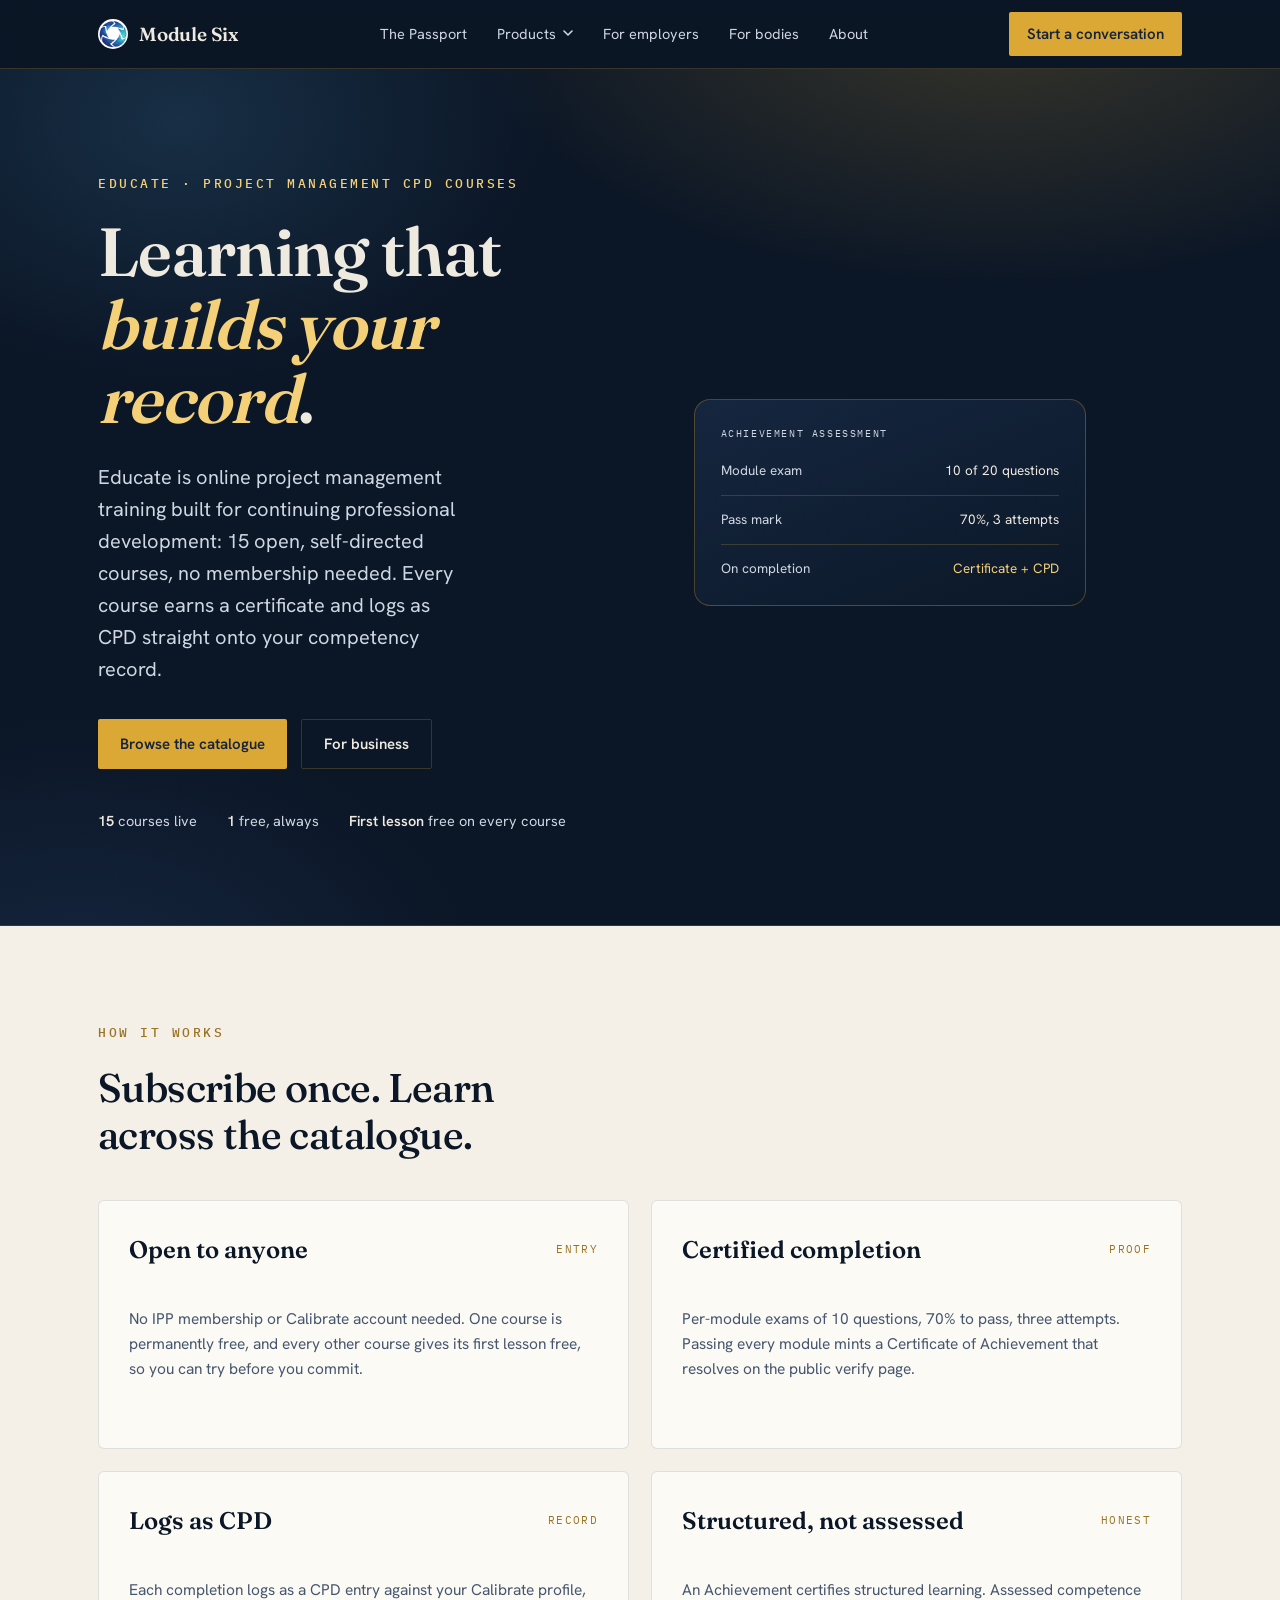
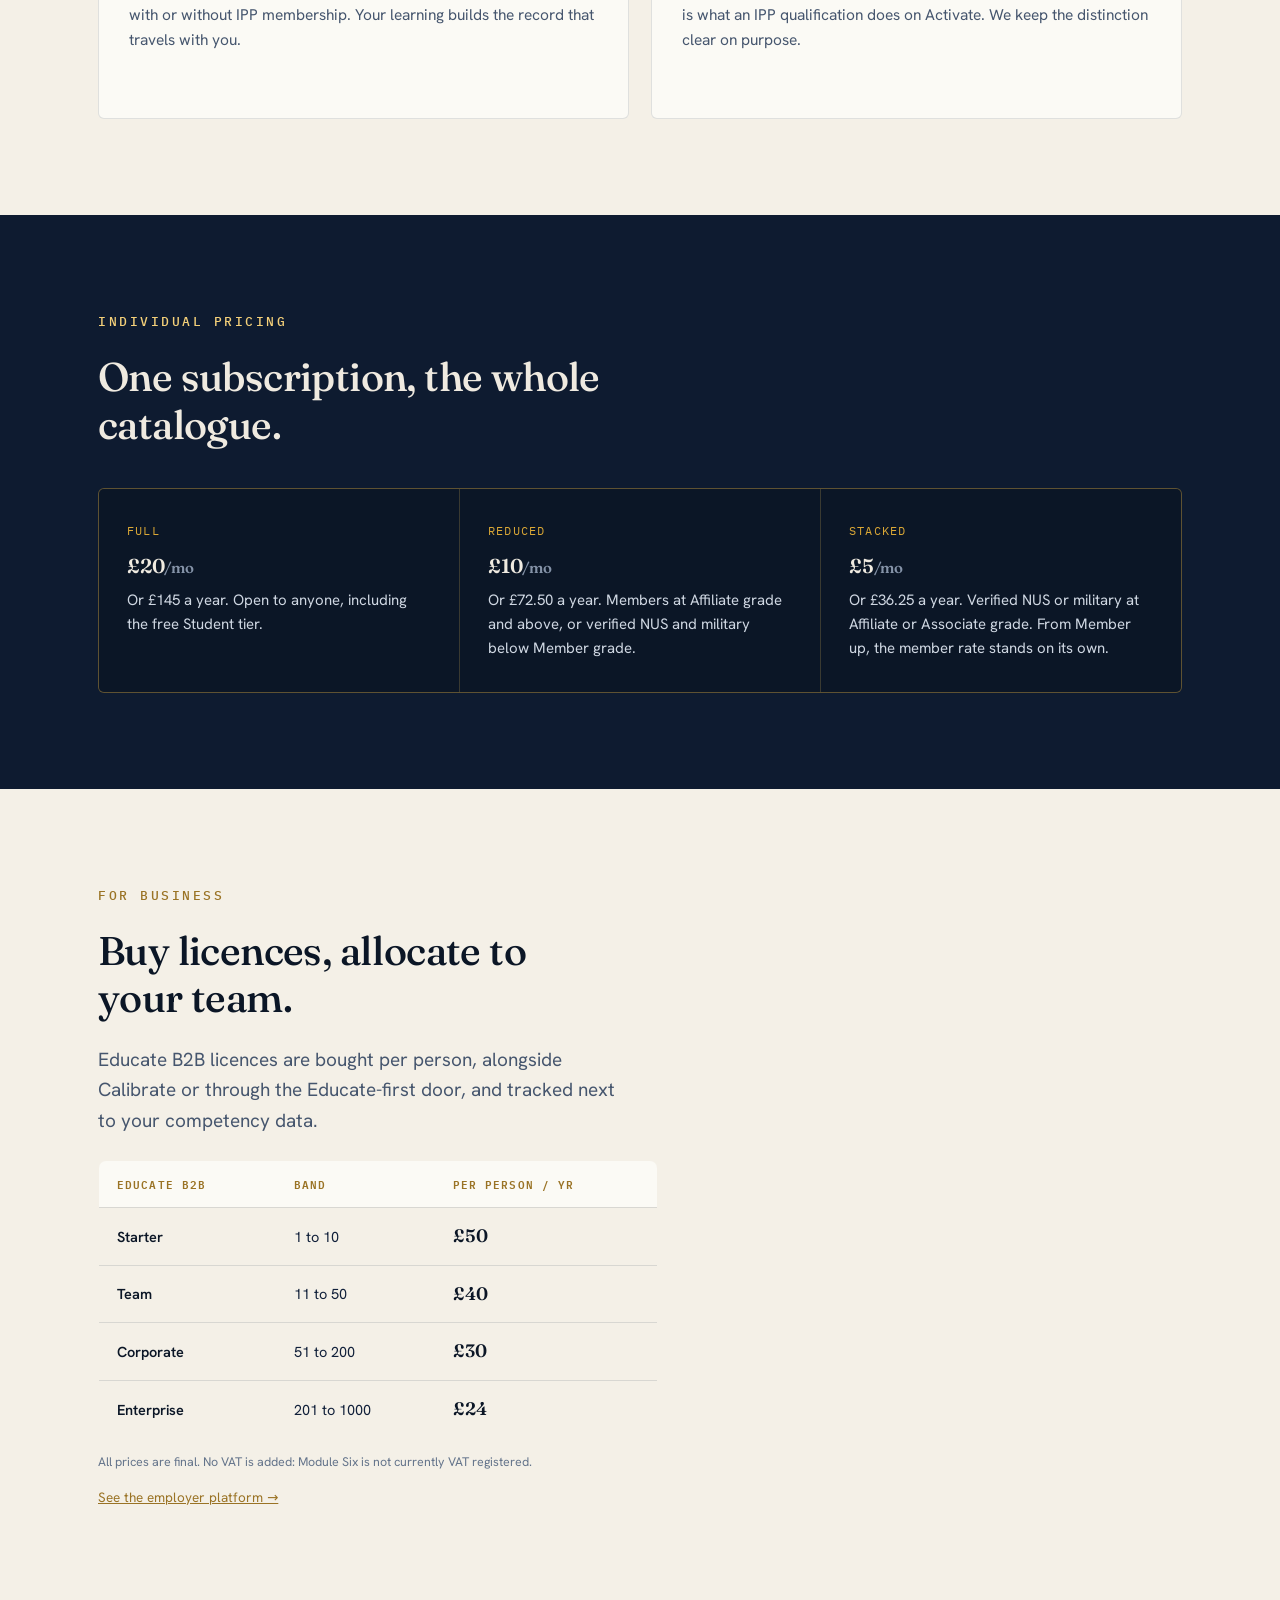
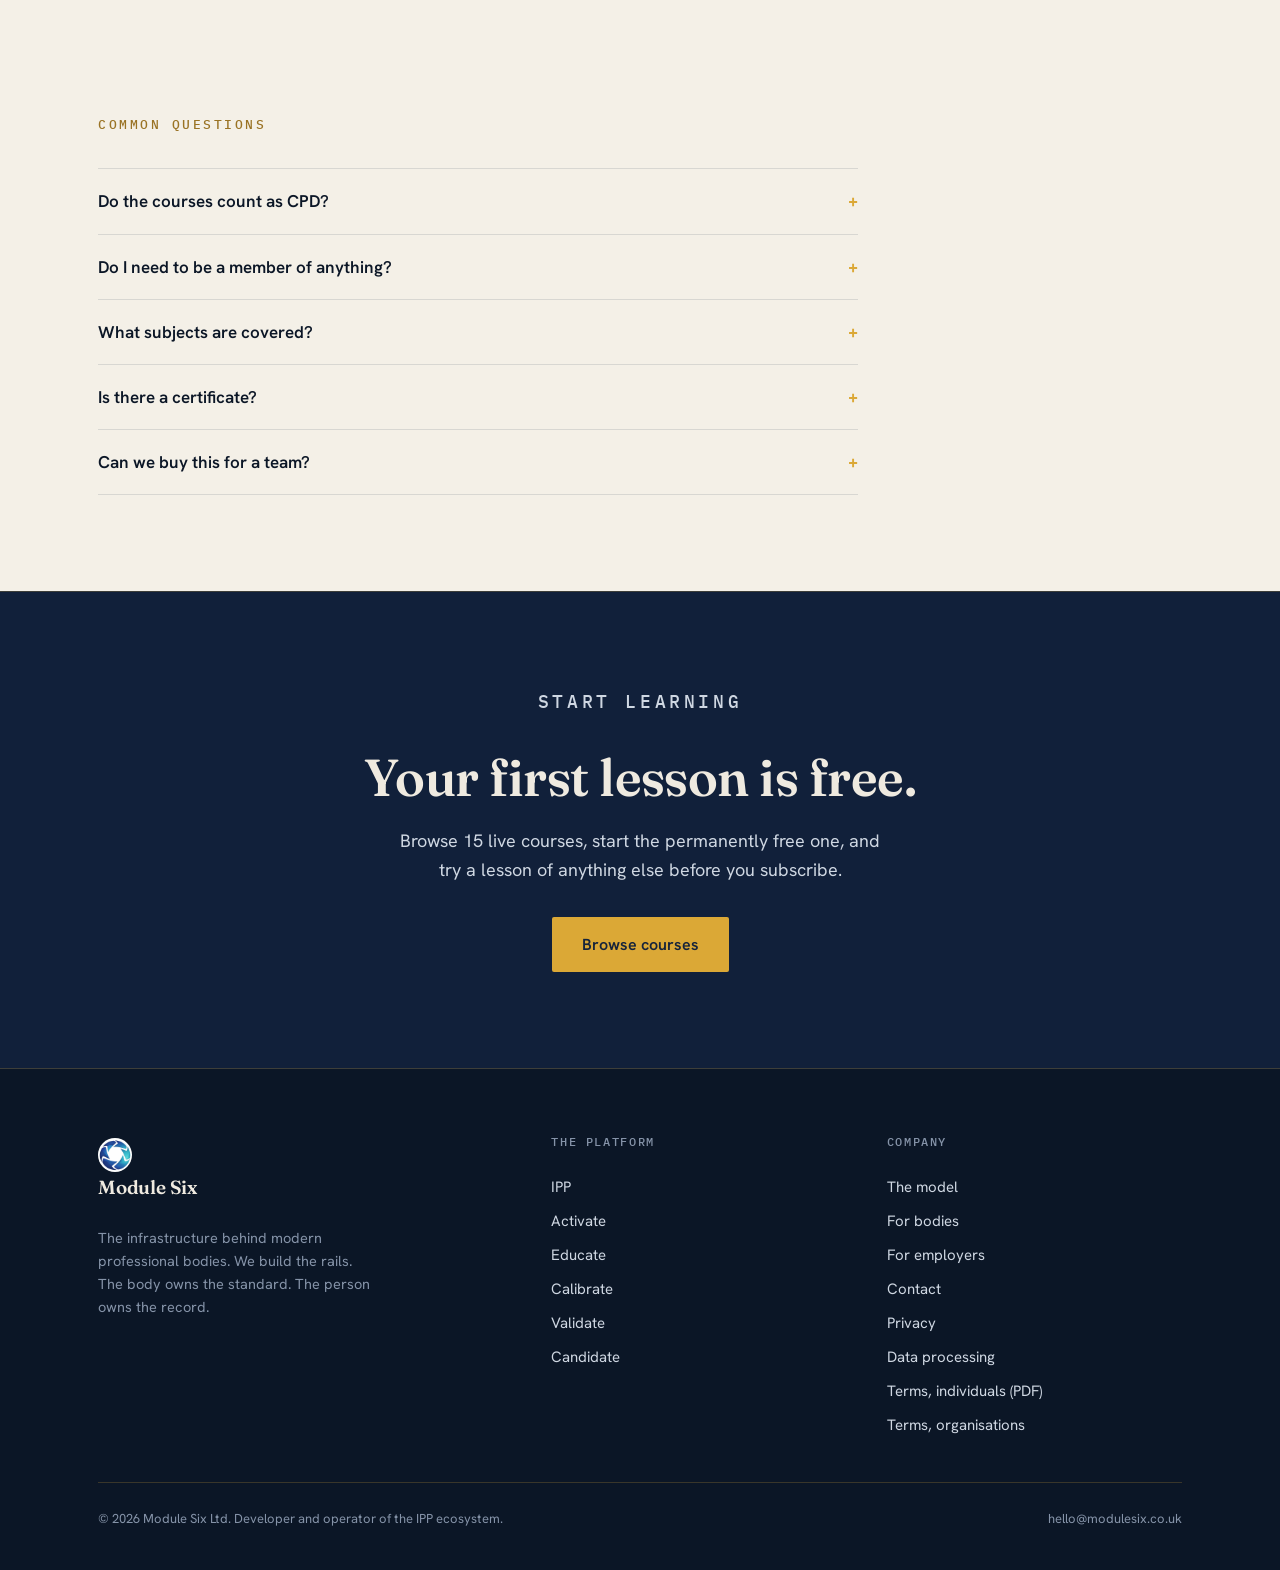
<file: courses.html>
<!DOCTYPE html>
<html lang="en-GB">
<head>
<meta charset="utf-8">
<meta name="viewport" content="width=device-width, initial-scale=1">
<title>Project management CPD courses online | Educate</title>
<meta name="description" content="15 open courses in project management, online and self-directed. Each earns a certificate and logs as CPD into your competency record. One free forever, then £20 a month.">
<meta name="theme-color" content="#0B1626">
<meta property="og:title" content="Project management CPD courses online | Educate">
<meta property="og:description" content="15 open courses in project management, online and self-directed. Each earns a certificate and logs as CPD into your competency record. One free forever, then £20 a month.">
<meta property="og:type" content="website">
<meta property="og:url" content="https://modulesix.co.uk/courses">
<link rel="canonical" href="https://modulesix.co.uk/courses">
<meta property="og:image" content="https://modulesix.co.uk/assets/og.png">
<meta property="og:site_name" content="Module Six">
<meta name="twitter:card" content="summary_large_image">
<meta name="twitter:image" content="https://modulesix.co.uk/assets/og.png">
<script type="application/ld+json">
{"@context":"https://schema.org","@type":"Organization","name":"Module Six Ltd","url":"https://modulesix.co.uk","logo":"https://modulesix.co.uk/assets/logo.png","description":"Module Six builds and operates the infrastructure modern professional bodies run on: credentialing, learning, competency and CPD, with a member-owned portable record.","sameAs":["https://ipp.pro"]}
</script>
<link rel="stylesheet" href="css/fonts.css">
<style>
  :root{
    --ink:#0B1626;
    --ink-2:#11203A;
    --ink-panel:#0E1B30;
    --paper:#F4F0E7;
    --paper-2:#FBFAF5;
    --brass:#DBA836;
    --brass-bright:#F4D079;
    --sky:#5BB0E8;
    --sky-soft:rgba(91,176,232,.14);
    --slate:#8593A8;
    --cream:#EFEAE0;
    --cream-dim:#CFD7E2;
    --line-dark:rgba(219,168,54,.22);
    --line-light:rgba(17,32,58,.12);
    --maxw:1140px;
  }
  *{box-sizing:border-box;}
  html{scroll-behavior:smooth;}
  body{
    margin:0;background:var(--ink);color:var(--cream);
    font-family:"Hanken Grotesk",system-ui,-apple-system,Segoe UI,Roboto,sans-serif;
    font-size:17px;line-height:1.6;-webkit-font-smoothing:antialiased;
    text-rendering:optimizeLegibility;
  }
  h1,h2,h3{font-family:"Fraunces",Georgia,serif;font-weight:600;line-height:1.08;letter-spacing:-.01em;margin:0;}
  p{margin:0 0 1em;}
  a{color:inherit;}
  .wrap{max-width:var(--maxw);margin:0 auto;padding:0 28px;}
  .eyebrow{
    font-family:"IBM Plex Mono",ui-monospace,monospace;
    font-size:12.5px;font-weight:500;letter-spacing:.2em;text-transform:uppercase;
    color:var(--brass-bright);margin:0 0 22px;
  }
  .eyebrow.dark-on-light{color:#9A7325;}
  .reveal{opacity:0;transform:translateY(18px);transition:opacity .7s ease,transform .7s ease;}
  .reveal.in{opacity:1;transform:none;}

  /* NAV */
  header.nav{position:sticky;top:0;z-index:50;background:rgba(11,22,38,.82);backdrop-filter:blur(10px);border-bottom:1px solid var(--line-dark);}
  .nav-inner{display:flex;align-items:center;justify-content:space-between;height:68px;}
  .brand{display:flex;align-items:center;gap:11px;text-decoration:none;}
  .brand .glyph{width:26px;height:26px;flex:0 0 26px;}
  .brand .name{font-family:"Fraunces",serif;font-weight:600;font-size:19px;letter-spacing:-.01em;color:var(--cream);}
  .nav-links{display:flex;align-items:center;gap:30px;}
  .nav-links a{font-size:14.5px;text-decoration:none;color:var(--cream-dim);transition:color .2s;}
  .nav-links a:hover{color:var(--cream);}
  .nav-links a.active{color:var(--brass-bright);}
  .btn{
    display:inline-flex;align-items:center;gap:9px;font-family:"Hanken Grotesk",sans-serif;
    font-weight:600;font-size:15px;text-decoration:none;border-radius:2px;
    padding:12px 22px;transition:transform .18s ease,background .2s ease,color .2s ease,border-color .2s ease;
  }
  .btn-primary{background:var(--brass);color:#15233b;}
  .btn-primary:hover{background:var(--brass-bright);transform:translateY(-1px);}
  .btn-ghost{border:1px solid var(--line-dark);color:var(--cream);}
  .btn-ghost:hover{border-color:var(--brass);color:var(--cream);}
  .nav .btn{padding:10px 18px;}
  .nav-toggle{display:none;}

  /* HERO */
  .hero{position:relative;overflow:hidden;padding:104px 0 92px;border-bottom:1px solid var(--line-dark);}
  .hero::before{content:"";position:absolute;inset:0;background:
    radial-gradient(620px 440px at 14% 6%, rgba(91,176,232,.16), transparent 60%),
    radial-gradient(900px 480px at 78% -8%, rgba(219,168,54,.22), transparent 60%),
    radial-gradient(700px 500px at 6% 110%, rgba(40,64,104,.40), transparent 60%);
    pointer-events:none;}
  .hero-grid{position:relative;display:grid;grid-template-columns:1.05fr .95fr;gap:56px;align-items:center;}
  .hero h1{font-size:clamp(38px,5.6vw,68px);}
  .hero h1 .em{color:var(--brass-bright);font-style:italic;}
  .hero-sub{font-size:clamp(17px,2vw,20px);color:var(--cream-dim);max-width:33ch;margin-top:26px;}
  .hero-cta{display:flex;gap:14px;margin-top:34px;flex-wrap:wrap;}
  .hero-meta{margin-top:40px;display:flex;gap:30px;flex-wrap:wrap;font-size:14.5px;color:var(--cream-dim);}
  .hero-meta b{color:var(--cream);font-weight:600;}
  .hero-art{position:relative;}
  .hero-art svg{width:100%;height:auto;display:block;}

  /* SECTIONS */
  section{padding:96px 0;}
  .section-lede{font-size:clamp(26px,3.4vw,40px);font-family:"Fraunces",serif;font-weight:500;line-height:1.18;letter-spacing:-.015em;max-width:20ch;}
  .lead-2{max-width:48ch;color:var(--cream-dim);font-size:19px;margin-top:24px;}

  /* THESIS strip */
  .thesis{background:var(--ink-2);border-top:1px solid var(--line-dark);border-bottom:1px solid var(--line-dark);}
  .thesis .wrap{display:grid;grid-template-columns:1fr 1fr;gap:56px;align-items:center;}
  .pullquote{font-family:"Fraunces",serif;font-weight:500;font-size:clamp(24px,3vw,34px);line-height:1.22;letter-spacing:-.01em;}
  .pullquote .hl{color:var(--brass-bright);}
  .thesis-body p{color:var(--cream-dim);}

  /* MODEL / lattice */
  .model{background:var(--ink);}
  .model-head{max-width:62ch;margin-bottom:46px;}
  .lattice-wrap{border:1px solid var(--line-dark);border-radius:6px;background:linear-gradient(180deg,rgba(20,33,55,.5),rgba(11,22,38,.2));padding:30px 30px 22px;}
  .lattice-wrap svg{width:100%;height:auto;display:block;}
  .model-foot{display:grid;grid-template-columns:repeat(3,1fr);gap:30px;margin-top:42px;}
  .model-foot h3{font-size:19px;color:var(--cream);margin-bottom:8px;}
  .model-foot p{font-size:15px;color:var(--cream-dim);margin:0;}
  .honest{margin-top:40px;border-left:2px solid var(--brass);padding:6px 0 6px 22px;font-family:"Fraunces",serif;font-size:21px;line-height:1.35;color:var(--cream);max-width:40ch;}

  /* PRODUCTS (paper) */
  .paper{background:var(--paper);color:var(--ink-2);}
  .paper .eyebrow{color:#9A7325;}
  .paper h2{color:var(--ink);}
  .prod-head{display:flex;justify-content:space-between;align-items:flex-end;gap:30px;margin-bottom:46px;flex-wrap:wrap;}
  .prod-head .section-lede{color:var(--ink);}
  .prod-grid{display:grid;grid-template-columns:repeat(2,1fr);gap:22px;}
  .prod{background:var(--paper-2);border:1px solid var(--line-light);border-radius:6px;padding:30px 30px 26px;transition:transform .2s ease,box-shadow .2s ease,border-color .2s;}
  .prod:hover{transform:translateY(-3px);box-shadow:0 18px 40px -28px rgba(17,32,58,.5);border-color:rgba(219,168,54,.5);}
  .prod-top{display:flex;align-items:center;justify-content:space-between;margin-bottom:16px;}
  .prod-name{font-family:"Fraunces",serif;font-weight:600;font-size:24px;color:var(--ink);}
  .prod-tag{font-family:"IBM Plex Mono",monospace;font-size:11px;letter-spacing:.12em;text-transform:uppercase;color:#9A7325;}
  .prod p{color:#46566e;font-size:15.5px;margin:0 0 18px;}
  .prod .who{font-size:13px;color:var(--slate);font-weight:600;}
  .prod-link{font-family:"IBM Plex Mono",monospace;font-size:13px;color:#9A7325;text-decoration:none;border-bottom:1px solid rgba(154,115,37,.35);padding-bottom:1px;transition:color .2s,border-color .2s;}
  .prod-link:hover{color:var(--ink);border-color:var(--ink);}
  .prod-foot{display:flex;justify-content:space-between;align-items:center;margin-top:6px;gap:14px;}

  /* DIFFERENTIATORS (dark panel) */
  .diff{background:var(--ink-panel);}
  .diff-grid{display:grid;grid-template-columns:repeat(3,1fr);gap:1px;background:var(--line-dark);border:1px solid var(--line-dark);border-radius:6px;overflow:hidden;margin-top:46px;}
  .diff-cell{background:var(--ink);padding:32px 28px;}
  .diff-cell .num{font-family:"IBM Plex Mono",monospace;font-size:12px;color:var(--brass);letter-spacing:.1em;}
  .diff-cell h3{font-size:20px;color:var(--cream);margin:14px 0 10px;}
  .diff-cell p{font-size:15px;color:var(--cream-dim);margin:0;}

  /* SPLIT audience blocks */
  .split{background:var(--paper);color:var(--ink-2);}
  .split .wrap{display:grid;grid-template-columns:1fr 1fr;gap:24px;}
  .aud{background:var(--paper-2);border:1px solid var(--line-light);border-radius:6px;padding:40px;}
  .aud .eyebrow{color:#9A7325;}
  .aud h2{font-size:clamp(24px,3vw,32px);color:var(--ink);margin-bottom:18px;}
  .aud p{color:#46566e;font-size:16px;}
  .aud ul{list-style:none;margin:22px 0 28px;padding:0;}
  .aud li{position:relative;padding:9px 0 9px 26px;font-size:15.5px;color:#3a4a62;border-top:1px solid var(--line-light);}
  .aud li:first-child{border-top:none;}
  .aud li::before{content:"";position:absolute;left:2px;top:16px;width:8px;height:8px;background:var(--brass);border-radius:1px;transform:rotate(45deg);}
  .btn-dark{background:var(--ink);color:var(--cream);}
  .btn-dark:hover{background:var(--ink-2);transform:translateY(-1px);}

  /* PROOF */
  .proof{background:var(--ink);border-top:1px solid var(--line-dark);}
  .proof-grid{display:grid;grid-template-columns:.85fr 1.15fr;gap:56px;align-items:start;}
  .stat-row{display:flex;gap:46px;flex-wrap:wrap;margin:34px 0 0;}
  .stat .n{font-family:"Fraunces",serif;font-size:46px;font-weight:600;color:var(--brass-bright);line-height:1;}
  .stat .l{font-size:13.5px;color:var(--slate);margin-top:8px;max-width:18ch;}
  .live-list{display:grid;gap:1px;background:var(--line-dark);border:1px solid var(--line-dark);border-radius:6px;overflow:hidden;}
  .live-row{background:var(--ink);padding:18px 24px;display:flex;align-items:flex-start;gap:16px;}
  .live-row .dot{margin-top:7px;width:8px;height:8px;border-radius:50%;background:var(--brass-bright);flex:0 0 8px;box-shadow:0 0 0 4px rgba(221,178,99,.12);}
  .live-row .dot.soon{background:transparent;border:1.5px solid var(--slate);box-shadow:none;}
  .live-row span{font-size:15px;color:var(--cream-dim);}
  .live-row b{color:var(--cream);font-weight:600;}
  .live-row > span:not(.live-tag){flex:1 1 auto;}
  .live-tag{flex:0 0 96px;text-align:right;white-space:nowrap;font-family:"IBM Plex Mono",monospace;font-size:10.5px;letter-spacing:.1em;text-transform:uppercase;color:var(--brass);padding-top:2px;}
  .live-tag.soon{color:var(--slate);}

  /* CTA band */
  .cta-band{background:var(--ink-2);border-top:1px solid var(--line-dark);border-bottom:1px solid var(--line-dark);text-align:center;}
  .cta-band h2{font-size:clamp(30px,4.4vw,52px);max-width:18ch;margin:0 auto 22px;}
  .cta-band p{color:var(--cream-dim);max-width:48ch;margin:0 auto 32px;font-size:18px;}

  /* FOOTER */
  footer{background:var(--ink);padding:64px 0 40px;}
  .foot-grid{display:grid;grid-template-columns:1.4fr 1fr 1fr;gap:40px;padding-bottom:40px;border-bottom:1px solid var(--line-dark);}
  .foot-grid h4{font-family:"IBM Plex Mono",monospace;font-size:11.5px;letter-spacing:.14em;text-transform:uppercase;color:var(--slate);margin:0 0 18px;font-weight:500;}
  .foot-grid a{display:block;text-decoration:none;color:var(--cream-dim);font-size:15px;padding:5px 0;transition:color .2s;}
  .foot-grid a:hover{color:var(--brass-bright);}
  .foot-blurb{color:var(--slate);font-size:14.5px;max-width:34ch;margin-top:18px;}
  .foot-bottom{display:flex;justify-content:space-between;align-items:center;gap:20px;padding-top:26px;flex-wrap:wrap;}
  .foot-bottom small{color:var(--slate);font-size:13px;}

  /* card alignment: name row, body and foot line up across every card in a row */
  .prod{display:flex;flex-direction:column;}
  .prod p{flex:1 1 auto;}
  .prod-foot{margin-top:auto;}
  @supports (grid-template-rows: subgrid){
    .prod-grid{grid-template-rows:auto;}
    .prod{display:grid;grid-template-rows:subgrid;grid-row:span 3;}
    .prod p{flex:none;}
  }

  @supports (grid-template-rows: subgrid){
    .diff-grid{grid-auto-rows:auto;}
    .diff-cell{display:grid;grid-template-rows:subgrid;grid-row:span 3;align-content:start;}
  }

  /* FAQ */
  .faq-list{border-top:1px solid var(--line-light);max-width:76ch;}
  .faq-list details{border-bottom:1px solid var(--line-light);}
  .faq-list summary{cursor:pointer;padding:18px 0;font-weight:600;color:var(--ink);font-size:17px;
    list-style:none;display:flex;justify-content:space-between;gap:18px;align-items:baseline;}
  .faq-list summary::-webkit-details-marker{display:none;}
  .faq-list summary::after{content:"+";font-family:"IBM Plex Mono",monospace;color:var(--brass);flex:0 0 auto;}
  .faq-list details[open] summary::after{content:"\2013";}
  .faq-list summary:focus-visible{outline:2px solid var(--brass);outline-offset:3px;border-radius:3px;}
  .faq-list .a{padding:0 0 20px;display:flex;flex-direction:column;gap:11px;color:#46566e;font-size:15.5px;max-width:70ch;}

  @media (max-width:900px){
    .hero-grid,.thesis .wrap,.split .wrap,.proof-grid{grid-template-columns:1fr;gap:40px;}
    .hero-art{order:-1;max-width:460px;}
    .prod-grid,.diff-grid,.model-foot{grid-template-columns:1fr;}
    .diff-grid{gap:1px;}
    .foot-grid{grid-template-columns:1fr 1fr;}
    .nav-links{display:none;}
    .nav .btn-ghost{display:none;}
  }
  @media (max-width:560px){
    section{padding:72px 0;}
    .hero{padding:72px 0 64px;}
    .foot-grid{grid-template-columns:1fr;}
    .stat-row{gap:30px;}
  }
  /* logo */
  .brand .logo{width:30px;height:30px;flex:0 0 30px;display:block;border-radius:50%;}
  footer .brand .logo{width:34px;height:34px;flex:0 0 34px;}

  /* products dropdown */
  .has-dd{position:relative;}
  .dd-trigger{display:inline-flex;align-items:center;gap:7px;cursor:pointer;background:none;border:0;font-family:inherit;font-size:14.5px;color:var(--cream-dim);padding:0;transition:color .2s;}
  .has-dd:hover .dd-trigger,.has-dd:focus-within .dd-trigger{color:var(--cream);}
  .dd-trigger .caret{transition:transform .22s ease;}
  .has-dd:hover .caret,.has-dd:focus-within .caret{transform:rotate(180deg);}
  .dd-menu{position:absolute;top:calc(100% + 16px);left:50%;transform:translateX(-50%) translateY(8px);min-width:312px;background:#0E1B30;border:1px solid var(--line-dark);border-radius:9px;padding:8px;opacity:0;visibility:hidden;transition:opacity .2s ease,transform .2s ease;box-shadow:0 26px 64px -30px rgba(0,0,0,.75);z-index:60;}
  .dd-menu::before{content:"";position:absolute;top:-18px;left:0;right:0;height:18px;}
  .has-dd:hover .dd-menu,.has-dd:focus-within .dd-menu{opacity:1;visibility:visible;transform:translateX(-50%) translateY(0);}
  .dd-item{display:flex;gap:12px;align-items:flex-start;padding:11px 13px;border-radius:6px;text-decoration:none;transition:background .15s ease;}
  .dd-item:hover{background:rgba(219,168,54,.10);}
  .dd-dot{width:7px;height:7px;border-radius:2px;background:var(--brass);transform:rotate(45deg);margin-top:6px;flex:0 0 7px;}
  .dd-item .tx{display:flex;flex-direction:column;}
  .dd-item .nm{font-weight:600;color:var(--cream);font-size:14.5px;}
  .dd-item .ds{font-size:12.5px;color:var(--slate);margin-top:2px;}
  .dd-sep{height:1px;background:var(--line-dark);margin:8px 13px 4px;}
  .dd-group{padding:4px 13px 6px;font-family:"IBM Plex Mono",monospace;font-size:10.5px;letter-spacing:.14em;text-transform:uppercase;color:var(--slate);}

  @media (prefers-reduced-motion:reduce){
    .reveal{opacity:1;transform:none;transition:none;}
    html{scroll-behavior:auto;}
    .draw{stroke-dasharray:none!important;stroke-dashoffset:0!important;animation:none!important;}
  }

  .ptable{width:100%;border-collapse:collapse;margin-top:24px;border:1px solid var(--line-light);border-radius:8px;overflow:hidden;}
  .ptable th,.ptable td{text-align:left;padding:14px 18px;font-size:14.5px;border-top:1px solid var(--line-light);}
  .ptable thead th{background:var(--paper-2);font-family:"IBM Plex Mono",monospace;font-size:11px;letter-spacing:.1em;text-transform:uppercase;color:#9A7325;border-top:none;}
  .ptable td.price{font-family:"Fraunces",serif;font-weight:600;font-size:18px;color:var(--ink);}
  .ptable tr td:first-child{font-weight:600;color:var(--ink);}
  .pnote{font-size:13.5px;color:var(--slate);margin-top:14px;}
  .pcard-row{display:grid;grid-template-columns:1fr 1fr;gap:22px;margin-top:8px;}
  @media (max-width:780px){.pcard-row{grid-template-columns:1fr;}}


  /* mobile menu */
  .nav-toggle{display:none;width:36px;height:36px;border:0;background:none;cursor:pointer;flex-direction:column;justify-content:center;gap:5px;padding:6px;}
  .nav-toggle span{display:block;height:2px;background:var(--cream);border-radius:2px;transition:transform .25s ease,opacity .2s ease;}
  .nav-toggle.open span:nth-child(1){transform:translateY(7px) rotate(45deg);}
  .nav-toggle.open span:nth-child(2){opacity:0;}
  .nav-toggle.open span:nth-child(3){transform:translateY(-7px) rotate(-45deg);}
  .mnav{position:fixed;top:68px;left:0;right:0;z-index:49;background:#0E1B30;border-bottom:1px solid var(--line-dark);padding:8px 0 16px;box-shadow:0 24px 50px -24px rgba(0,0,0,.7);display:none;flex-direction:column;}
  .mnav.open{display:flex;}
  .mnav a{padding:14px 28px;text-decoration:none;color:var(--cream);font-size:17px;border-top:1px solid rgba(255,255,255,.05);}
  .mnav a:first-child{border-top:none;}
  .mnav .mnav-group{padding:16px 28px 4px;font-family:"IBM Plex Mono",monospace;font-size:11px;letter-spacing:.14em;text-transform:uppercase;color:var(--slate);}
  .mnav .mnav-sub{padding-left:42px;font-size:15px;color:var(--cream-dim);border-top:none;}
  .mnav .mnav-cta{margin:14px 24px 4px;background:var(--brass);color:#15233b;border-radius:5px;text-align:center;font-weight:600;border-top:none;}
  @media (max-width:900px){ .nav-toggle{display:flex;} }
  @media (min-width:901px){ .mnav{display:none !important;} }


  /* mobile menu */
  .nav-burger{display:none;flex-direction:column;gap:5px;background:none;border:0;cursor:pointer;padding:8px;margin-left:auto;}
  .nav-burger span{width:24px;height:2px;background:var(--cream);border-radius:2px;transition:transform .25s ease,opacity .2s ease;}
  .nav-burger.open span:nth-child(1){transform:translateY(7px) rotate(45deg);}
  .nav-burger.open span:nth-child(2){opacity:0;}
  .nav-burger.open span:nth-child(3){transform:translateY(-7px) rotate(-45deg);}
  .mobile-menu{display:none;position:fixed;top:68px;left:0;right:0;background:var(--ink-2);border-top:1px solid var(--line-dark);border-bottom:1px solid var(--line-dark);padding:14px 28px 26px;z-index:49;box-shadow:0 30px 60px -30px rgba(0,0,0,.7);max-height:calc(100vh - 68px);overflow-y:auto;}
  .mobile-menu.open{display:block;}
  .mobile-menu>a{display:block;font-size:17px;color:var(--cream);text-decoration:none;padding:14px 0;border-top:1px solid var(--line-dark);}
  .mobile-menu>a:first-child{border-top:none;}
  .mm-group{border-top:1px solid var(--line-dark);padding:8px 0 10px;}
  .mm-h{display:block;font-family:"IBM Plex Mono",monospace;font-size:11px;letter-spacing:.14em;text-transform:uppercase;color:var(--slate);padding:8px 0 4px;}
  .mm-group a{display:block;color:var(--cream-dim);text-decoration:none;padding:10px 0 10px 14px;font-size:16px;}
  .mm-cta{display:block;margin-top:16px;text-align:center;}
  @media (max-width:900px){ .nav-burger{display:flex;} .nav-inner > .btn-primary{display:none;} }

  .mobile-menu .mm-label{font-family:"IBM Plex Mono",monospace;font-size:10.5px;letter-spacing:.16em;text-transform:uppercase;color:var(--slate);padding:20px 0 2px;}
  .mobile-menu a.mm-cta{margin-top:18px;border-top:none;background:var(--brass);color:#15233b;font-weight:700;text-align:center;border-radius:10px;padding:15px 0;}
</style>
<link rel="icon" href="/favicon.svg" type="image/svg+xml">
<link rel="icon" href="/favicon.ico" sizes="any">
<link rel="apple-touch-icon" href="/apple-touch-icon.png">
</head>
<body>

<header class="nav">
  <div class="wrap nav-inner">
    <a class="brand" href="index.html" aria-label="Module Six home">
      <img class="logo" src="[data-uri]" alt="" width="30" height="30">
      <span class="name">Module Six</span>
    </a>
    <nav class="nav-links" aria-label="Primary">
      <a class="nl" href="the-passport.html">The Passport</a>
      <div class="has-dd">
        <button class="dd-trigger" aria-haspopup="true" aria-expanded="false">Products
          <svg class="caret" width="10" height="7" viewBox="0 0 10 7" fill="none" aria-hidden="true"><path d="M1 1l4 4 4-4" stroke="currentColor" stroke-width="1.6" stroke-linecap="round" stroke-linejoin="round"/></svg>
        </button>
        <div class="dd-menu" role="menu">
          <a class="dd-item" role="menuitem" href="https://activate.modulesix.io" target="_blank" rel="noopener"><span class="dd-dot"></span><span class="tx"><span class="nm">Activate</span><span class="ds">Qualify: pathways and exams</span></span></a>
          <a class="dd-item" role="menuitem" href="courses.html"><span class="dd-dot"></span><span class="tx"><span class="nm">Educate</span><span class="ds">Open learning and CPD, the widest way in</span></span></a>
          <a class="dd-item" role="menuitem" href="calibrate.html"><span class="dd-dot"></span><span class="tx"><span class="nm">Calibrate</span><span class="ds">The Passport and the employer platform</span></span></a><a class="dd-item" role="menuitem" href="validate.html"><span class="dd-dot"></span><span class="tx"><span class="nm">Validate</span><span class="ds">Authority to Work compliance</span></span></a><a class="dd-item" role="menuitem" href="candidate.html"><span class="dd-dot"></span><span class="tx"><span class="nm">Candidate</span><span class="ds">Verified talent, open to work</span></span></a>
          <div class="dd-sep"></div>
          <div class="dd-group">The live body</div>
          <a class="dd-item" role="menuitem" href="https://ipp.pro" target="_blank" rel="noopener"><span class="dd-dot body"></span><span class="tx"><span class="nm">IPP</span><span class="ds">The Institute of Project Professionals, live on the rails</span></span></a>
        </div>
      </div>
      <a class="nl" href="calibrate.html">For employers</a>
      <a class="nl" href="for-bodies.html">For bodies</a>
      <a class="nl" href="about.html">About</a>
    </nav>
    <a class="btn btn-primary" href="index.html#contact">Start a conversation</a>
    <button class="nav-toggle" aria-label="Open menu" aria-expanded="false"><span></span><span></span><span></span></button>
  </div>
</header>

<div class="mnav" id="mnav">
  <a href="the-passport.html">The Passport</a>
  <div class="mnav-group">Products</div>
  <a class="mnav-sub" href="https://activate.modulesix.io" target="_blank" rel="noopener">Activate</a>
  <a class="mnav-sub" href="courses.html">Educate</a>
  <a class="mnav-sub" href="calibrate.html">Calibrate</a><a class="mnav-sub" href="validate.html">Validate</a><a class="mnav-sub" href="candidate.html">Candidate</a>
  <div class="mnav-group">The live body</div>
  <a class="mnav-sub" href="https://ipp.pro" target="_blank" rel="noopener">IPP</a>
  <a href="calibrate.html">For employers</a>
  <a href="for-bodies.html">For bodies</a>
  <a href="about.html">About</a>
  <a class="mnav-cta" href="index.html#contact">Start a conversation</a>
</div>


<a id="top"></a>
<section class="hero">
  <div class="wrap hero-grid">
    <div>
      <p class="eyebrow reveal">Educate &middot; project management CPD courses</p>
      <h1 class="reveal">Learning that <span class="em">builds your record</span>.</h1>
      <p class="hero-sub reveal">Educate is online project management training built for continuing professional development: 15 open, self-directed courses, no membership needed. Every course earns a certificate and logs as CPD straight onto your competency record.</p>
      <div class="hero-cta reveal">
        <a class="btn btn-primary" href="https://educate.modulesix.io" target="_blank" rel="noopener">Browse the catalogue</a>
        <a class="btn btn-ghost" href="#business">For business</a>
      </div>
      <div class="hero-meta reveal"><span><b>15</b> courses live</span><span><b>1</b> free, always</span><span><b>First lesson</b> free on every course</span></div>
    </div>
    <div class="pp-card-wrap reveal" aria-hidden="true" style="align-items:center;">
      <div style="width:100%;max-width:392px;background:linear-gradient(158deg,#15263f,#0b1828);border:1px solid rgba(219,168,54,.30);border-radius:16px;padding:26px;">
        <div style="font-family:'IBM Plex Mono',monospace;font-size:10px;letter-spacing:.16em;color:var(--cream-dim);margin-bottom:18px;">ACHIEVEMENT ASSESSMENT</div>
        <div style="display:flex;flex-direction:column;gap:13px;font-size:13.5px;color:var(--cream-dim);">
          <div style="display:flex;justify-content:space-between;"><span>Module exam</span><span style="color:var(--cream);">10 of 20 questions</span></div>
          <div style="height:1px;background:var(--line-dark);"></div>
          <div style="display:flex;justify-content:space-between;"><span>Pass mark</span><span style="color:var(--cream);">70%, 3 attempts</span></div>
          <div style="height:1px;background:var(--line-dark);"></div>
          <div style="display:flex;justify-content:space-between;"><span>On completion</span><span style="color:var(--brass-bright);">Certificate + CPD</span></div>
        </div>
      </div>
    </div>
  </div>
</section>

<section class="paper">
  <div class="wrap">
    <div class="reveal" style="max-width:60ch;margin-bottom:42px;"><p class="eyebrow dark-on-light">How it works</p><h2 class="section-lede" style="color:var(--ink);">Subscribe once. Learn across the catalogue.</h2></div>
    <div class="prod-grid">
      <div class="prod reveal"><div class="prod-top"><span class="prod-name">Open to anyone</span><span class="prod-tag">Entry</span></div><p>No IPP membership or Calibrate account needed. One course is permanently free, and every other course gives its first lesson free, so you can try before you commit.</p></div>
      <div class="prod reveal"><div class="prod-top"><span class="prod-name">Certified completion</span><span class="prod-tag">Proof</span></div><p>Per-module exams of 10 questions, 70% to pass, three attempts. Passing every module mints a Certificate of Achievement that resolves on the public verify page.</p></div>
      <div class="prod reveal"><div class="prod-top"><span class="prod-name">Logs as CPD</span><span class="prod-tag">Record</span></div><p>Each completion logs as a CPD entry against your Calibrate profile, with or without IPP membership. Your learning builds the record that travels with you.</p></div>
      <div class="prod reveal"><div class="prod-top"><span class="prod-name">Structured, not assessed</span><span class="prod-tag">Honest</span></div><p>An Achievement certifies structured learning. Assessed competence is what an IPP qualification does on Activate. We keep the distinction clear on purpose.</p></div>
    </div>
  </div>
</section>

<section class="diff" id="pricing">
  <div class="wrap">
    <div class="reveal" style="max-width:58ch;"><p class="eyebrow">Individual pricing</p><h2 class="section-lede" style="color:var(--cream);">One subscription, the whole catalogue.</h2></div>
    <div class="diff-grid" style="grid-template-columns:repeat(3,1fr);margin-top:40px;">
      <div class="diff-cell reveal"><div class="num">FULL</div><h3>&pound;20<span style="font-size:15px;color:var(--slate);">/mo</span></h3><p>Or &pound;145 a year. Open to anyone, including the free Student tier.</p></div>
      <div class="diff-cell reveal"><div class="num">REDUCED</div><h3>&pound;10<span style="font-size:15px;color:var(--slate);">/mo</span></h3><p>Or &pound;72.50 a year. Members at Affiliate grade and above, or verified NUS and military below Member grade.</p></div>
      <div class="diff-cell reveal"><div class="num">STACKED</div><h3>&pound;5<span style="font-size:15px;color:var(--slate);">/mo</span></h3><p>Or &pound;36.25 a year. Verified NUS or military at Affiliate or Associate grade. From Member up, the member rate stands on its own.</p></div>
    </div>
  </div>
</section>

<section class="paper" id="business">
  <div class="wrap">
    <div class="reveal" style="max-width:60ch;margin-bottom:10px;"><p class="eyebrow dark-on-light">For business</p><h2 class="section-lede" style="color:var(--ink);">Buy licences, allocate to your team.</h2><p class="lead-2" style="color:#46566e;">Educate B2B licences are bought per person, alongside Calibrate or through the Educate-first door, and tracked next to your competency data.</p></div>
    <table class="ptable reveal" style="max-width:560px;"><thead><tr><th>Educate B2B</th><th>Band</th><th>Per person / yr</th></tr></thead><tbody>
      <tr><td>Starter</td><td>1 to 10</td><td class="price">&pound;50</td></tr>
      <tr><td>Team</td><td>11 to 50</td><td class="price">&pound;40</td></tr>
      <tr><td>Corporate</td><td>51 to 200</td><td class="price">&pound;30</td></tr>
      <tr><td>Enterprise</td><td>201 to 1000</td><td class="price">&pound;24</td></tr>
    </tbody></table>
      <p style="margin-top:0.9rem;font-size:0.78rem;color:#64748b">All prices are final. No VAT is added: Module Six is not currently VAT registered.</p>
    <p class="pnote reveal"><a href="calibrate.html" style="color:#9A7325;">See the employer platform &rarr;</a></p>
  </div>
</section>

<section class="paper">
  <div class="wrap">
    <div class="reveal" style="max-width:60ch;margin-bottom:34px;">
      <p class="eyebrow dark-on-light">Common questions</p>
    </div>
    <div class="faq-list reveal">
      <details>
        <summary>Do the courses count as CPD?</summary>
        <div class="a">
        <p>Yes. Every course earns a certificate on completion and logs the hours straight onto your competency record, against the competency it supports rather than in a separate list. If your body requires a set number of CPD hours a year, these count towards it.</p>
        </div>
      </details>
      <details>
        <summary>Do I need to be a member of anything?</summary>
        <div class="a">
        <p>No. Educate is open. No membership, no professional body, no application. It is the widest way in, and one course is free permanently so you can see the standard before paying anything.</p>
        </div>
      </details>
      <details>
        <summary>What subjects are covered?</summary>
        <div class="a">
        <p>Project management practice across planning and scheduling, risk, governance, budgeting and cost, stakeholders, requirements and benefits, quality and assurance, change, agile, teams, sponsoring and sustainability.</p>
        </div>
      </details>
      <details>
        <summary>Is there a certificate?</summary>
        <div class="a">
        <p>Yes, a Certificate of Achievement per course, and the completion is recorded on your competency record where an employer running Calibrate can see it as verified rather than claimed.</p>
        </div>
      </details>
      <details>
        <summary>Can we buy this for a team?</summary>
        <div class="a">
        <p>Yes. Educate is sold to employers as licences you allocate to your people, with completion and CPD compliance visible in the team report.</p>
        </div>
      </details>
    </div>
  </div>
</section>

<section class="cta-band" id="contact">
  <div class="wrap reveal">
    <p class="eyebrow" style="text-align:center;">Start learning</p>
    <h2>Your first lesson is free.</h2>
    <p>Browse 15 live courses, start the permanently free one, and try a lesson of anything else before you subscribe.</p>
    <a class="btn btn-primary" href="https://educate.modulesix.io" target="_blank" rel="noopener" style="font-size:16px;padding:15px 30px;">Browse courses</a>
  </div>
</section>

<footer>
  <div class="wrap">
    <div class="foot-grid">
      <div>
        <a class="brand" href="#top" style="text-decoration:none;">
          <img class="logo" src="[data-uri]" alt="" width="34" height="34">
          <span class="name">Module Six</span>
        </a>
        <p class="foot-blurb">The infrastructure behind modern professional bodies. We build the rails. The body owns the standard. The person owns the record.</p>
      </div>
      <div>
        <h4>The platform</h4>
        <a href="https://ipp.pro" target="_blank" rel="noopener">IPP</a>
        <a href="https://activate.modulesix.io" target="_blank" rel="noopener">Activate</a>
        <a href="https://educate.modulesix.io" target="_blank" rel="noopener">Educate</a>
        <a href="https://calibrate.modulesix.io" target="_blank" rel="noopener">Calibrate</a>
        <a href="https://validate.modulesix.io" target="_blank" rel="noopener">Validate</a>
        <a href="https://candidate.modulesix.io" target="_blank" rel="noopener">Candidate</a>
      </div>
      <div>
        <h4>Company</h4>
        <a href="index.html#model">The model</a>
        <a href="index.html#bodies">For bodies</a>
        <a href="index.html#employers">For employers</a>
        <a href="mailto:hello@modulesix.co.uk">Contact</a>
        <a href="privacy.html">Privacy</a>
        <a href="dpa.html">Data processing</a>
        <a href="assets/docs/MS-LEG-001_Terms_of_Service_for_Individuals_First_Edition.pdf">Terms, individuals (PDF)</a>
        <a href="terms.html">Terms, organisations</a>
      </div>
    </div>
    <div class="foot-bottom">
      <small>© 2026 Module Six Ltd. Developer and operator of the IPP ecosystem.</small>
      <small>hello@modulesix.co.uk</small>
    </div>
  </div>
</footer>

<script>
  (function(){
    var els = document.querySelectorAll('.reveal');
    if(!('IntersectionObserver' in window)){els.forEach(function(e){e.classList.add('in');});return;}
    var io = new IntersectionObserver(function(entries){
      entries.forEach(function(en){
        if(en.isIntersecting){en.target.classList.add('in');io.unobserve(en.target);}
      });
    },{threshold:0.12,rootMargin:'0px 0px -40px 0px'});
    els.forEach(function(e){io.observe(e);});

    // hero passport thread draw
    var thread = document.querySelector('.hero-art .draw');
    if(thread && !window.matchMedia('(prefers-reduced-motion:reduce)').matches){
      setTimeout(function(){thread.style.transition='stroke-dashoffset 1.8s ease';thread.style.strokeDashoffset='0';},500);
    } else if(thread){ thread.style.strokeDashoffset='0'; }
    // products dropdown aria state
    var dd = document.querySelector('.has-dd');
    if(dd){
      var trg = dd.querySelector('.dd-trigger');
      var set = function(v){trg.setAttribute('aria-expanded', v);};
      dd.addEventListener('mouseenter',function(){set('true');});
      dd.addEventListener('mouseleave',function(){set('false');});
      dd.addEventListener('focusin',function(){set('true');});
      dd.addEventListener('focusout',function(e){if(!dd.contains(e.relatedTarget))set('false');});
      trg.addEventListener('keydown',function(e){if(e.key==='Escape'){set('false');trg.blur();}});
    }
  })();
</script>

<script>
(function(){var t=document.querySelector('.nav-toggle'),m=document.getElementById('mnav');if(!t||!m)return;
t.addEventListener('click',function(){var o=m.classList.toggle('open');t.classList.toggle('open',o);t.setAttribute('aria-expanded',o);});
m.querySelectorAll('a').forEach(function(a){a.addEventListener('click',function(){m.classList.remove('open');t.classList.remove('open');t.setAttribute('aria-expanded','false');});});})();
</script>
<script>
(function(){
  var burger=document.querySelector('.nav-burger'), mm=document.getElementById('mobileMenu');
  if(!burger||!mm) return;
  burger.addEventListener('click',function(){ var o=mm.classList.toggle('open'); burger.classList.toggle('open',o); burger.setAttribute('aria-expanded',o?'true':'false'); });
  mm.querySelectorAll('a').forEach(function(a){ a.addEventListener('click',function(){ mm.classList.remove('open'); burger.classList.remove('open'); burger.setAttribute('aria-expanded','false'); }); });
})();
</script>
</body>
</html>
</file>
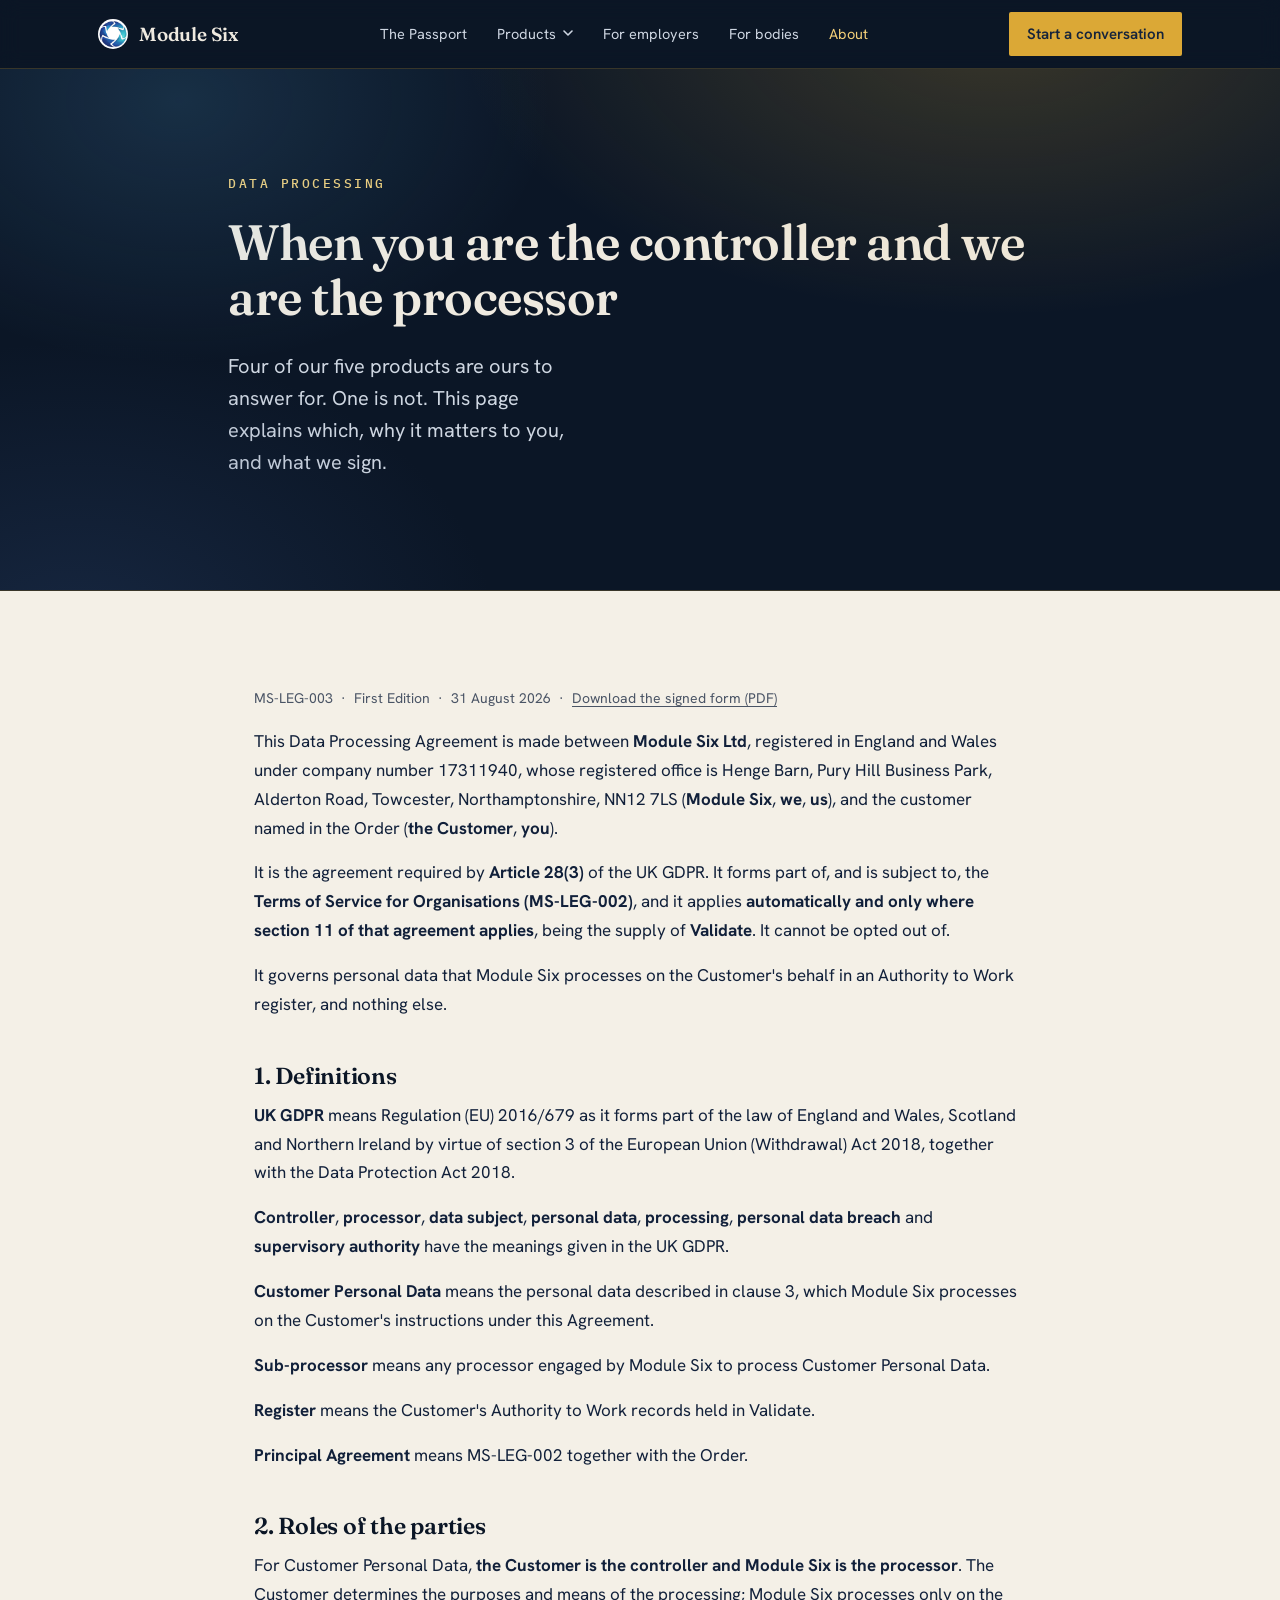
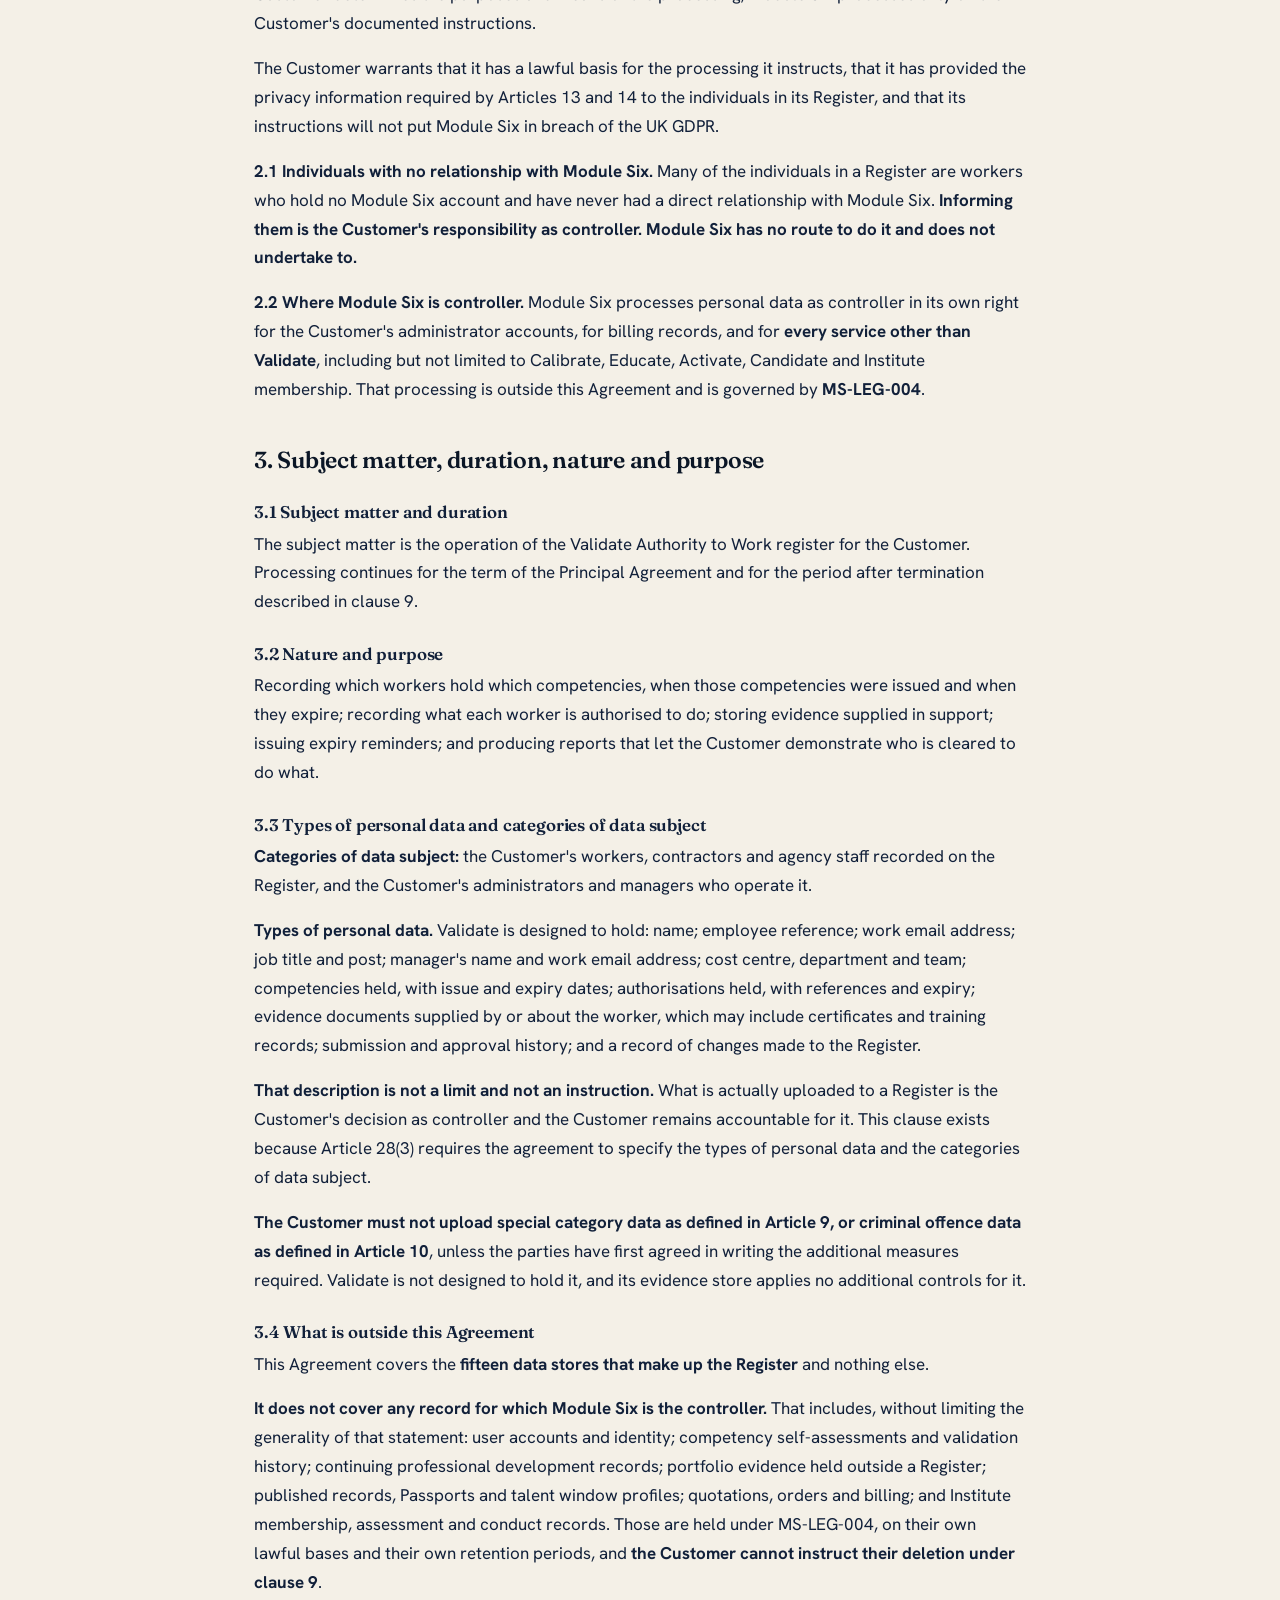
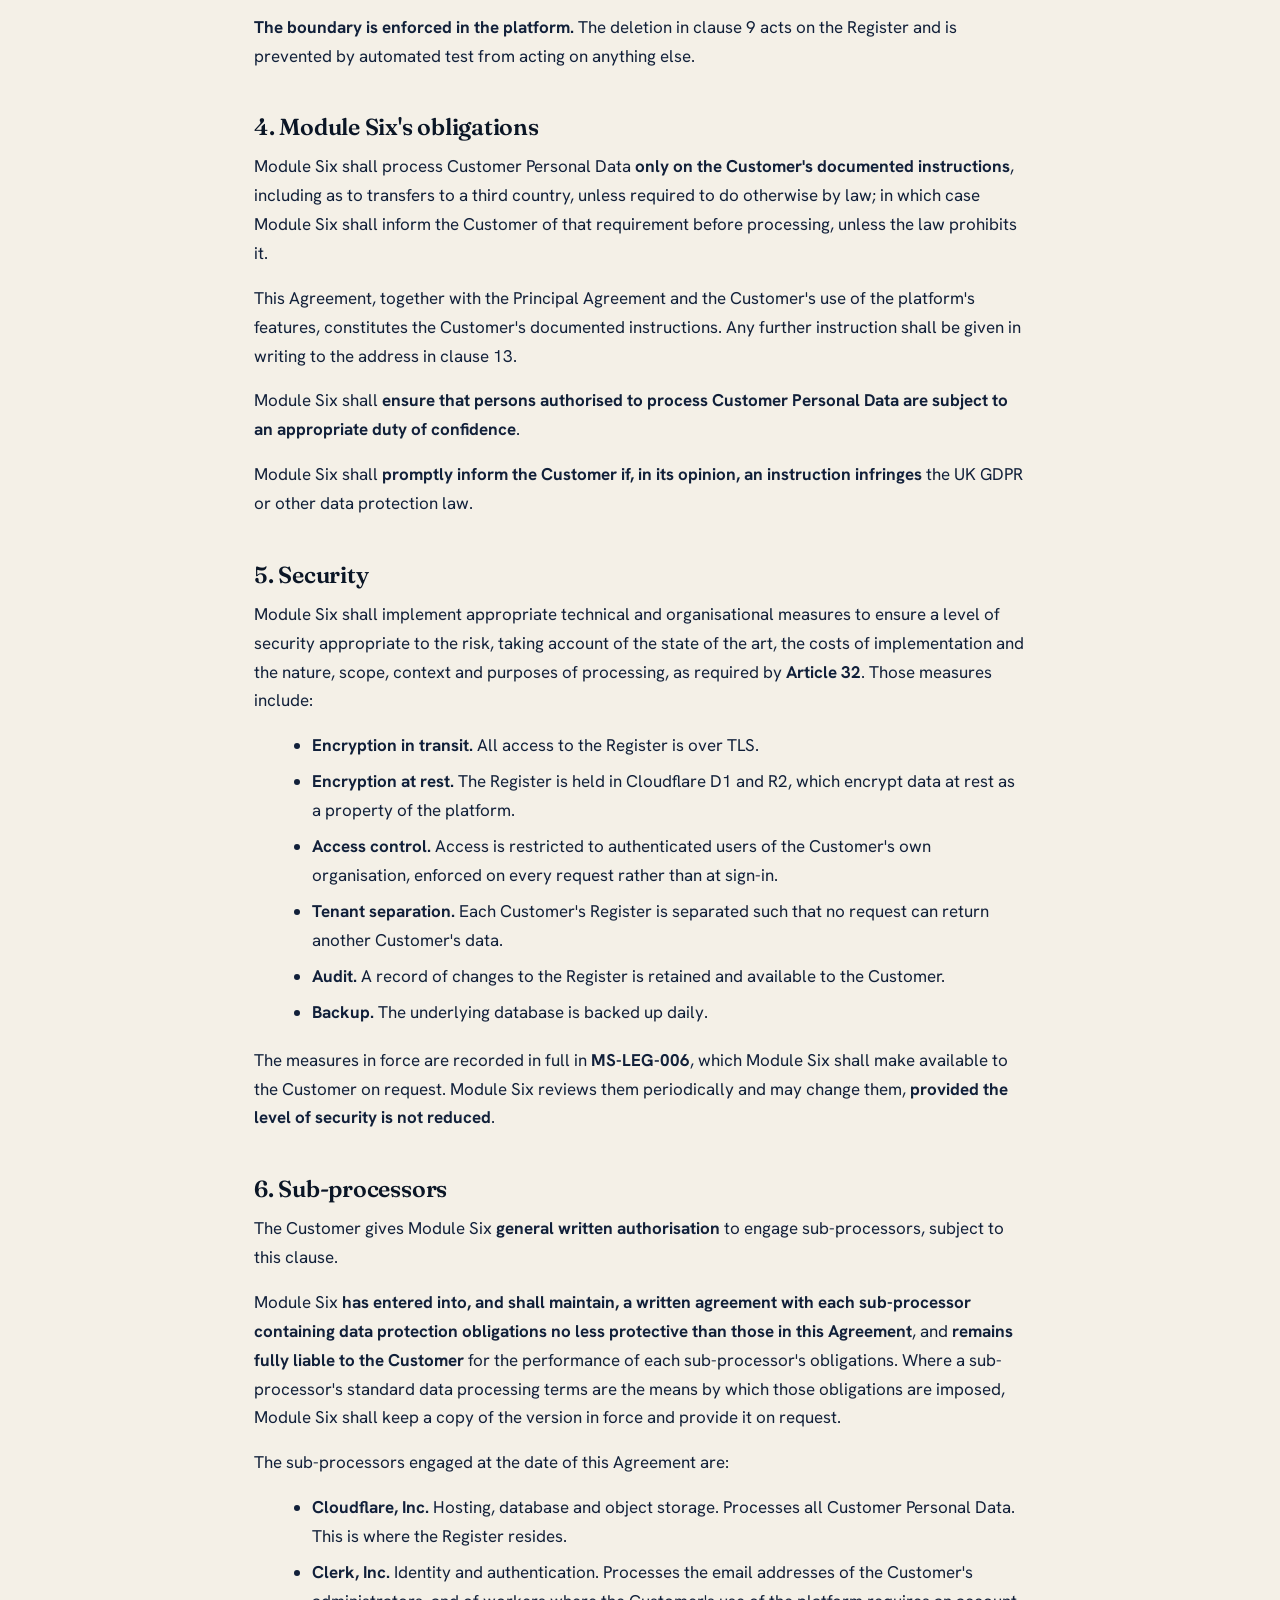
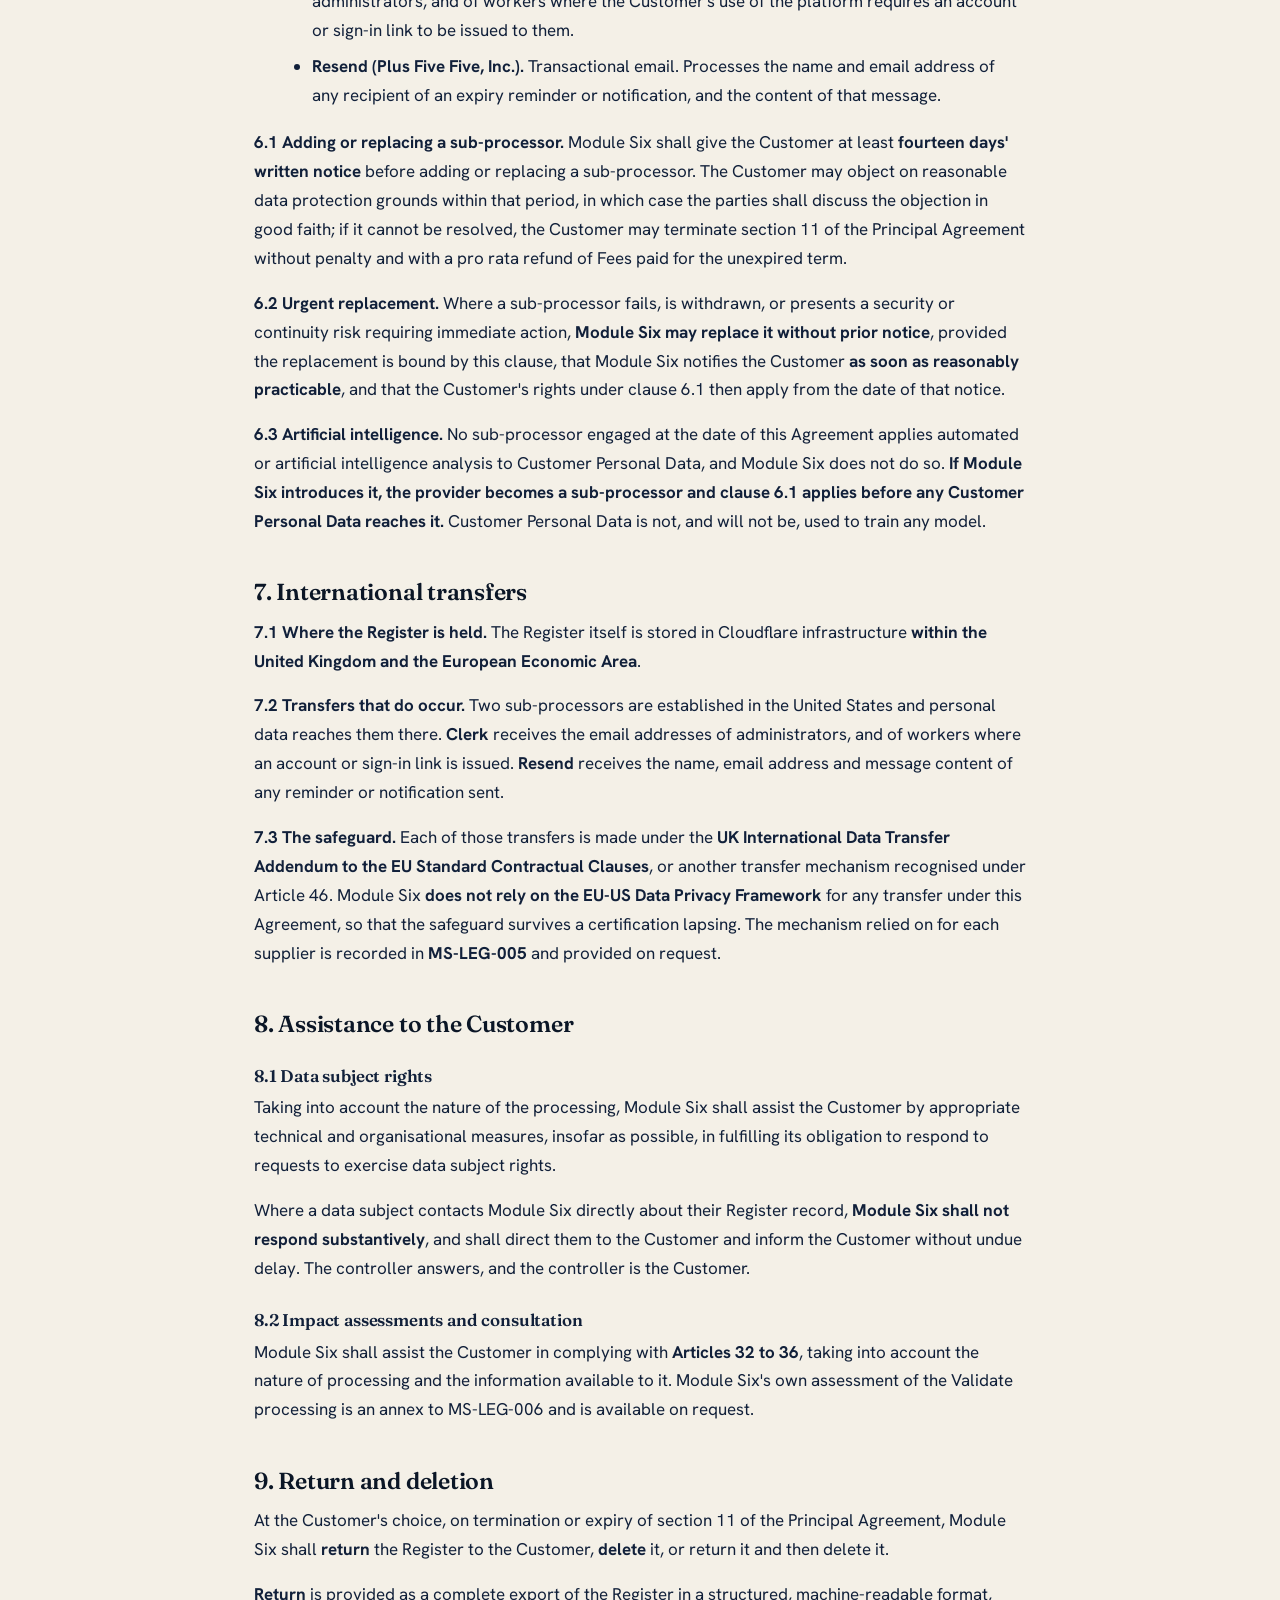
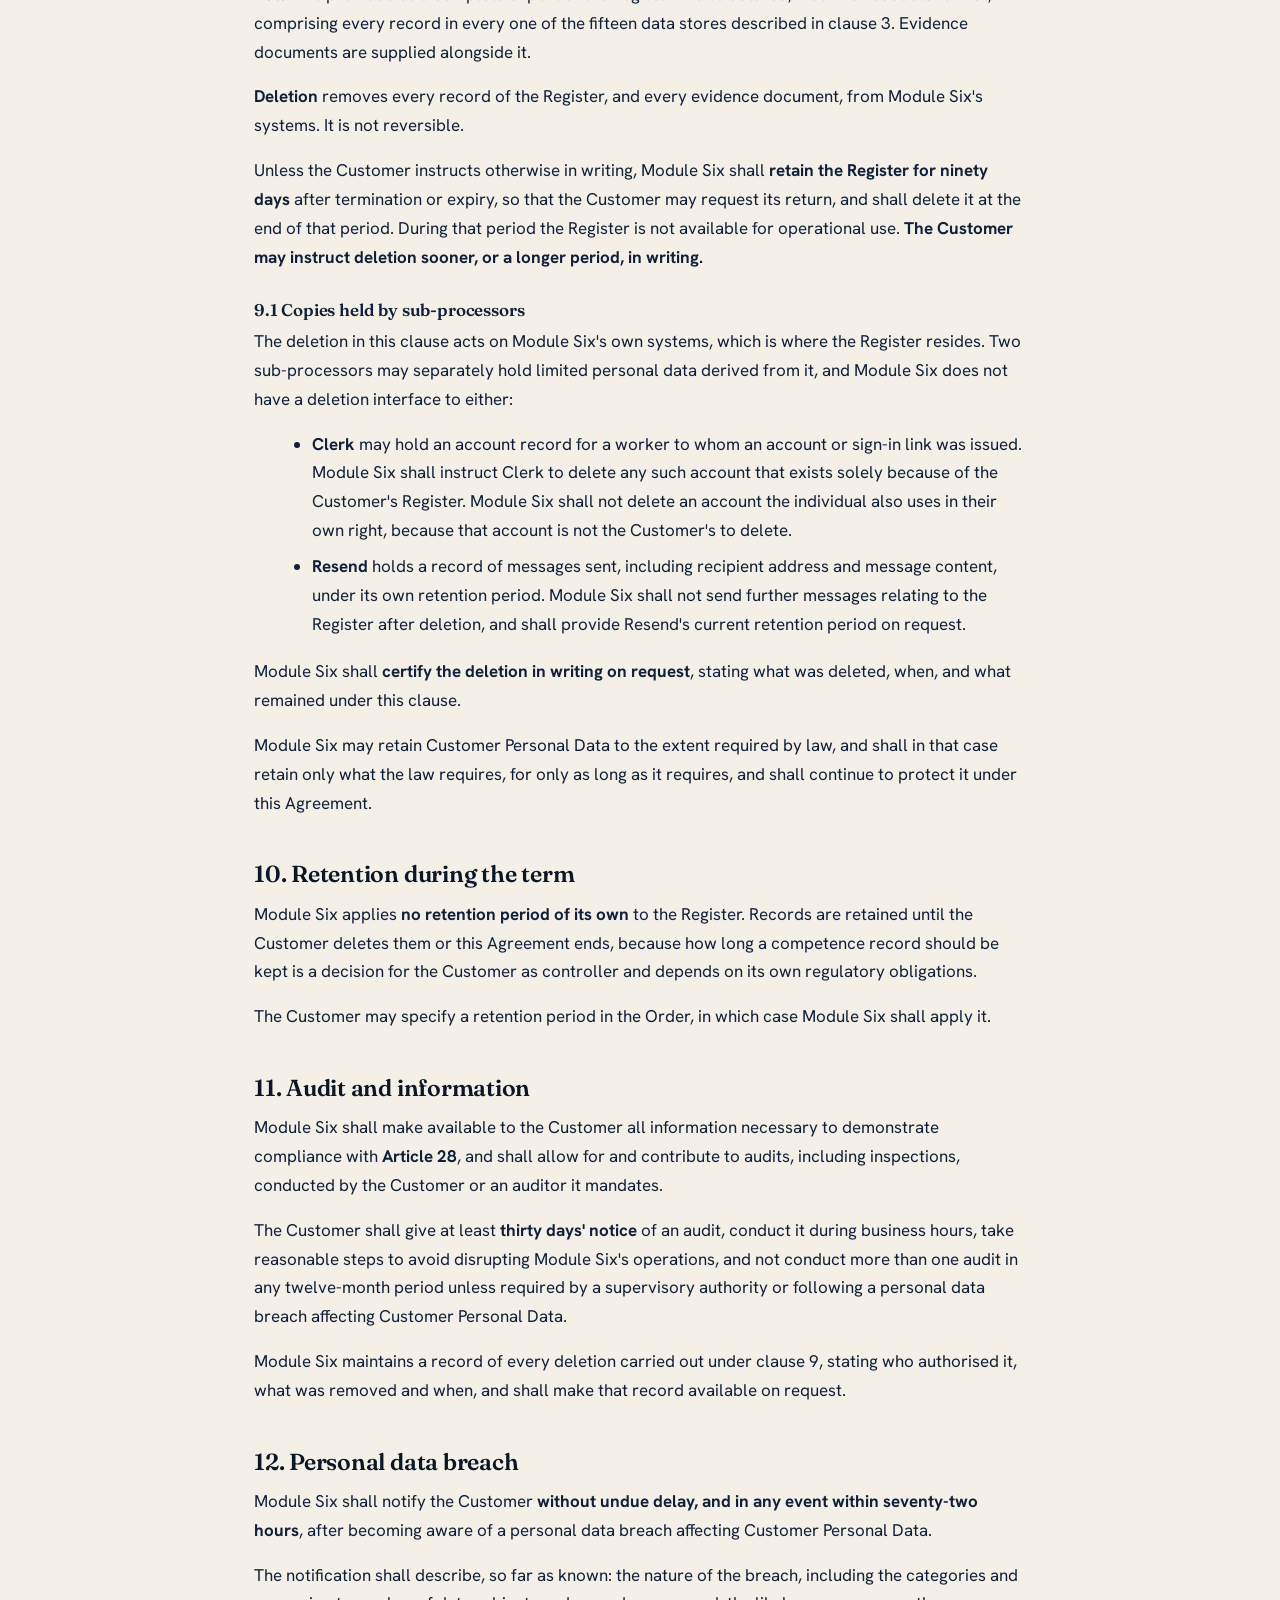
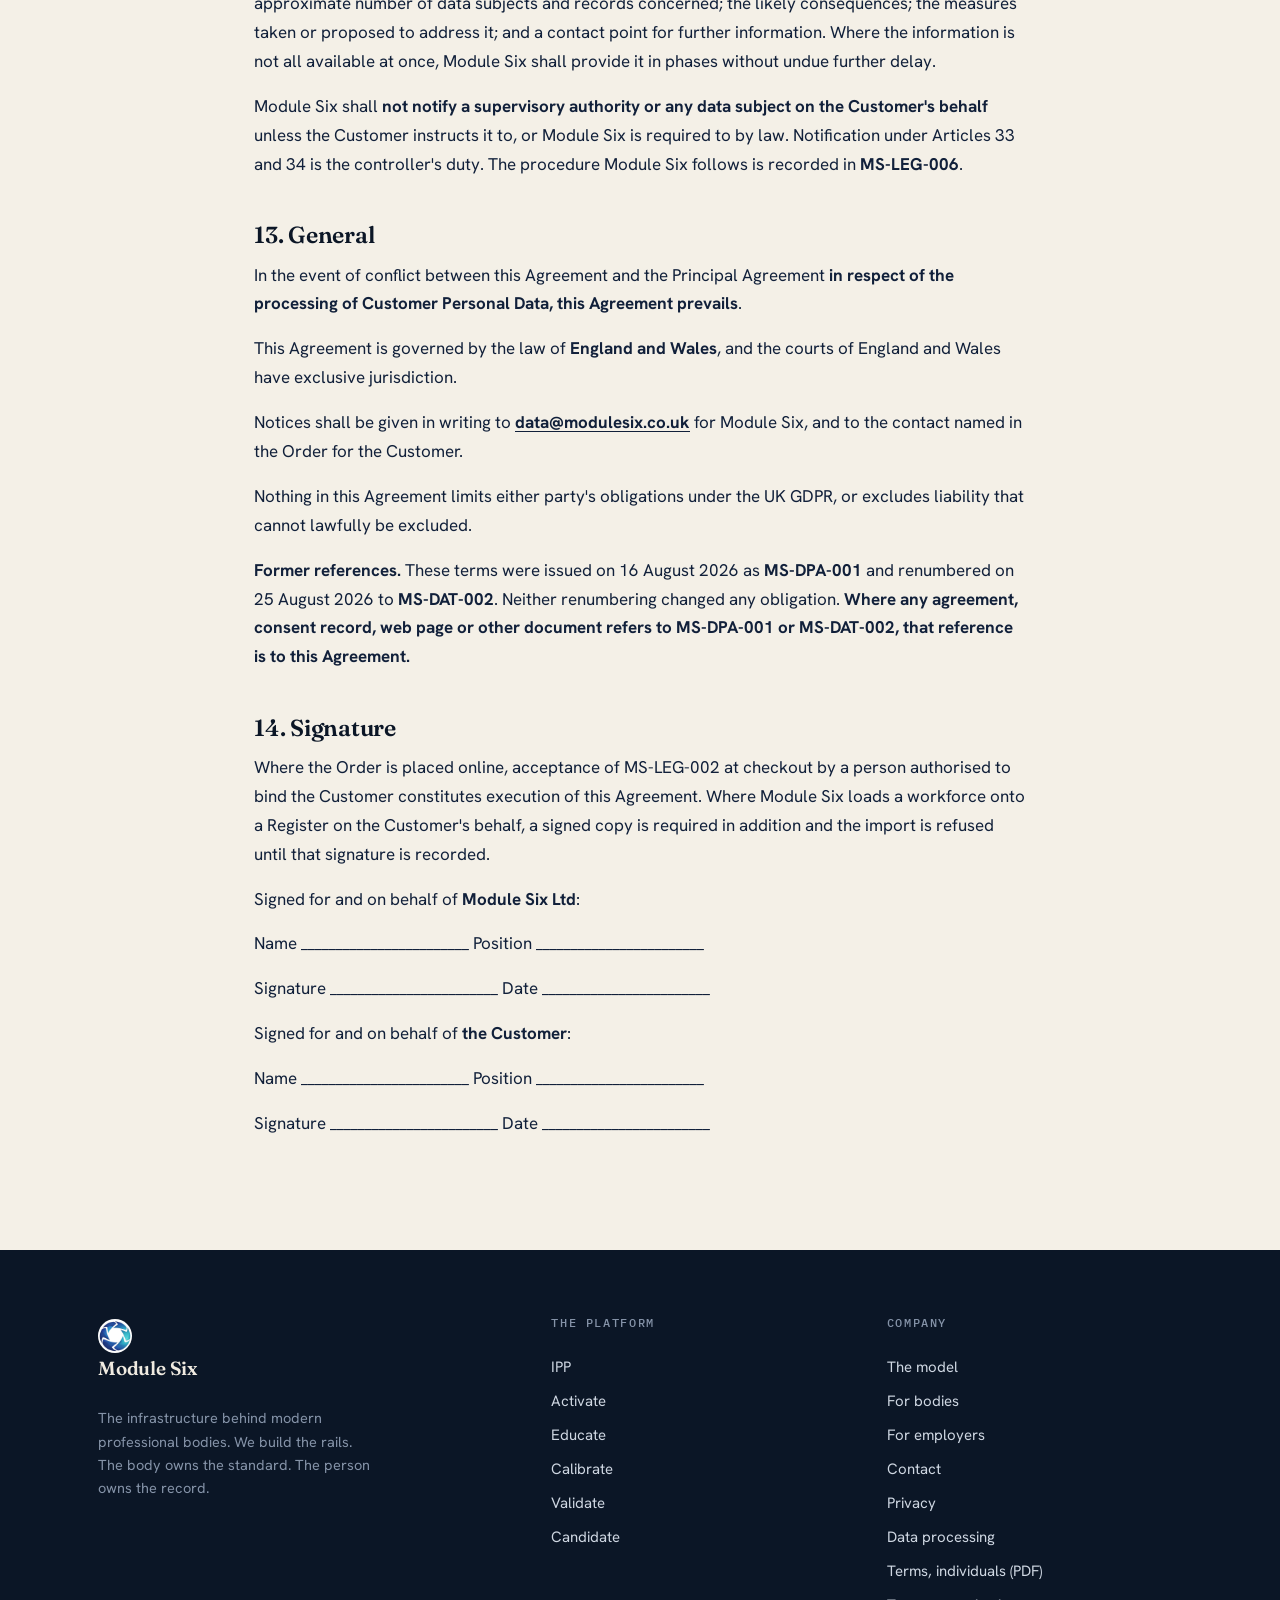
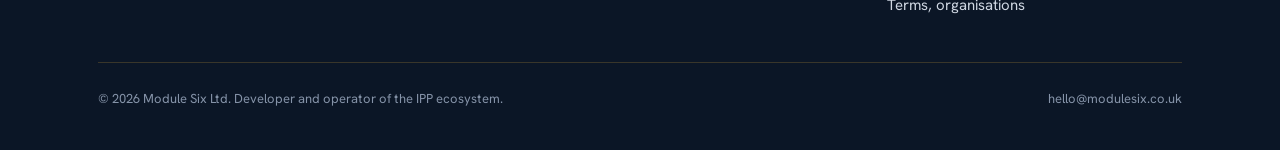
<file: dpa.html>
<!DOCTYPE html>
<html lang="en-GB">
<head>
<meta charset="utf-8">
<meta name="viewport" content="width=device-width, initial-scale=1">
<title>Data processing: Module Six Ltd as your processor</title>
<meta name="description" content="For Validate, your organisation is the data controller and Module Six Ltd is your processor. The agreement that says so, and what it commits us to.">
<meta name="theme-color" content="#0B1626">
<meta property="og:title" content="Data processing: Module Six Ltd as your processor">
<meta property="og:description" content="For Validate, your organisation is the data controller and Module Six Ltd is your processor. The agreement that says so, and what it commits us to.">
<meta property="og:type" content="website">
<meta property="og:url" content="https://modulesix.co.uk/dpa">
<link rel="canonical" href="https://modulesix.co.uk/dpa">
<meta property="og:image" content="https://modulesix.co.uk/assets/og.png">
<meta property="og:site_name" content="Module Six">
<meta name="twitter:card" content="summary_large_image">
<meta name="twitter:image" content="https://modulesix.co.uk/assets/og.png">
<script type="application/ld+json">
{"@context":"https://schema.org","@type":"Organization","name":"Module Six Ltd","url":"https://modulesix.co.uk","logo":"https://modulesix.co.uk/assets/logo.png","description":"Module Six builds and operates the infrastructure modern professional bodies run on: credentialing, learning, competency and CPD, with a member-owned portable record.","sameAs":["https://ipp.pro"]}
</script>
<link rel="stylesheet" href="css/fonts.css">
<style>
  :root{
    --ink:#0B1626;
    --ink-2:#11203A;
    --ink-panel:#0E1B30;
    --paper:#F4F0E7;
    --paper-2:#FBFAF5;
    --brass:#DBA836;
    --brass-bright:#F4D079;
    --sky:#5BB0E8;
    --sky-soft:rgba(91,176,232,.14);
    --slate:#8593A8;
    --cream:#EFEAE0;
    --cream-dim:#CFD7E2;
    --line-dark:rgba(219,168,54,.22);
    --line-light:rgba(17,32,58,.12);
    --maxw:1140px;
  }
  *{box-sizing:border-box;}
  html{scroll-behavior:smooth;}
  body{
    margin:0;background:var(--ink);color:var(--cream);
    font-family:"Hanken Grotesk",system-ui,-apple-system,Segoe UI,Roboto,sans-serif;
    font-size:17px;line-height:1.6;-webkit-font-smoothing:antialiased;
    text-rendering:optimizeLegibility;
  }
  h1,h2,h3{font-family:"Fraunces",Georgia,serif;font-weight:600;line-height:1.08;letter-spacing:-.01em;margin:0;}
  p{margin:0 0 1em;}
  a{color:inherit;}
  .wrap{max-width:var(--maxw);margin:0 auto;padding:0 28px;}
  .eyebrow{
    font-family:"IBM Plex Mono",ui-monospace,monospace;
    font-size:12.5px;font-weight:500;letter-spacing:.2em;text-transform:uppercase;
    color:var(--brass-bright);margin:0 0 22px;
  }
  .eyebrow.dark-on-light{color:#9A7325;}
  .reveal{opacity:0;transform:translateY(18px);transition:opacity .7s ease,transform .7s ease;}
  .reveal.in{opacity:1;transform:none;}

  /* NAV */
  header.nav{position:sticky;top:0;z-index:50;background:rgba(11,22,38,.82);backdrop-filter:blur(10px);border-bottom:1px solid var(--line-dark);}
  .nav-inner{display:flex;align-items:center;justify-content:space-between;height:68px;}
  .brand{display:flex;align-items:center;gap:11px;text-decoration:none;}
  .brand .glyph{width:26px;height:26px;flex:0 0 26px;}
  .brand .name{font-family:"Fraunces",serif;font-weight:600;font-size:19px;letter-spacing:-.01em;color:var(--cream);}
  .nav-links{display:flex;align-items:center;gap:30px;}
  .nav-links a{font-size:14.5px;text-decoration:none;color:var(--cream-dim);transition:color .2s;}
  .nav-links a:hover{color:var(--cream);}
  .nav-links a.active{color:var(--brass-bright);}
  .btn{
    display:inline-flex;align-items:center;gap:9px;font-family:"Hanken Grotesk",sans-serif;
    font-weight:600;font-size:15px;text-decoration:none;border-radius:2px;
    padding:12px 22px;transition:transform .18s ease,background .2s ease,color .2s ease,border-color .2s ease;
  }
  .btn-primary{background:var(--brass);color:#15233b;}
  .btn-primary:hover{background:var(--brass-bright);transform:translateY(-1px);}
  .btn-ghost{border:1px solid var(--line-dark);color:var(--cream);}
  .btn-ghost:hover{border-color:var(--brass);color:var(--cream);}
  .nav .btn{padding:10px 18px;}
  .nav-toggle{display:none;}

  /* HERO */
  .hero{position:relative;overflow:hidden;padding:104px 0 92px;border-bottom:1px solid var(--line-dark);}
  .hero::before{content:"";position:absolute;inset:0;background:
    radial-gradient(620px 440px at 14% 6%, rgba(91,176,232,.16), transparent 60%),
    radial-gradient(900px 480px at 78% -8%, rgba(219,168,54,.22), transparent 60%),
    radial-gradient(700px 500px at 6% 110%, rgba(40,64,104,.40), transparent 60%);
    pointer-events:none;}
  .hero-grid{position:relative;display:grid;grid-template-columns:1.05fr .95fr;gap:56px;align-items:center;}
  .hero h1{font-size:clamp(38px,5.6vw,68px);}
  .hero h1 .em{color:var(--brass-bright);font-style:italic;}
  .hero-sub{font-size:clamp(17px,2vw,20px);color:var(--cream-dim);max-width:33ch;margin-top:26px;}
  .hero-cta{display:flex;gap:14px;margin-top:34px;flex-wrap:wrap;}
  .hero-meta{margin-top:40px;display:flex;gap:30px;flex-wrap:wrap;font-size:14.5px;color:var(--cream-dim);}
  .hero-meta b{color:var(--cream);font-weight:600;}
  .hero-art{position:relative;}
  .hero-art svg{width:100%;height:auto;display:block;}

  /* SECTIONS */
  section{padding:96px 0;}
  .section-lede{font-size:clamp(26px,3.4vw,40px);font-family:"Fraunces",serif;font-weight:500;line-height:1.18;letter-spacing:-.015em;max-width:20ch;}
  .lead-2{max-width:48ch;color:var(--cream-dim);font-size:19px;margin-top:24px;}

  /* THESIS strip */
  .thesis{background:var(--ink-2);border-top:1px solid var(--line-dark);border-bottom:1px solid var(--line-dark);}
  .thesis .wrap{display:grid;grid-template-columns:1fr 1fr;gap:56px;align-items:center;}
  .pullquote{font-family:"Fraunces",serif;font-weight:500;font-size:clamp(24px,3vw,34px);line-height:1.22;letter-spacing:-.01em;}
  .pullquote .hl{color:var(--brass-bright);}
  .thesis-body p{color:var(--cream-dim);}

  /* MODEL / lattice */
  .model{background:var(--ink);}
  .model-head{max-width:62ch;margin-bottom:46px;}
  .lattice-wrap{border:1px solid var(--line-dark);border-radius:6px;background:linear-gradient(180deg,rgba(20,33,55,.5),rgba(11,22,38,.2));padding:30px 30px 22px;}
  .lattice-wrap svg{width:100%;height:auto;display:block;}
  .model-foot{display:grid;grid-template-columns:repeat(3,1fr);gap:30px;margin-top:42px;}
  .model-foot h3{font-size:19px;color:var(--cream);margin-bottom:8px;}
  .model-foot p{font-size:15px;color:var(--cream-dim);margin:0;}
  .honest{margin-top:40px;border-left:2px solid var(--brass);padding:6px 0 6px 22px;font-family:"Fraunces",serif;font-size:21px;line-height:1.35;color:var(--cream);max-width:40ch;}

  /* PRODUCTS (paper) */
  .paper{background:var(--paper);color:var(--ink-2);}
  .paper .eyebrow{color:#9A7325;}
  .paper h2{color:var(--ink);}
  .prod-head{display:flex;justify-content:space-between;align-items:flex-end;gap:30px;margin-bottom:46px;flex-wrap:wrap;}
  .prod-head .section-lede{color:var(--ink);}
  .prod-grid{display:grid;grid-template-columns:repeat(2,1fr);gap:22px;}
  .prod{background:var(--paper-2);border:1px solid var(--line-light);border-radius:6px;padding:30px 30px 26px;transition:transform .2s ease,box-shadow .2s ease,border-color .2s;}
  .prod:hover{transform:translateY(-3px);box-shadow:0 18px 40px -28px rgba(17,32,58,.5);border-color:rgba(219,168,54,.5);}
  .prod-top{display:flex;align-items:center;justify-content:space-between;margin-bottom:16px;}
  .prod-name{font-family:"Fraunces",serif;font-weight:600;font-size:24px;color:var(--ink);}
  .prod-tag{font-family:"IBM Plex Mono",monospace;font-size:11px;letter-spacing:.12em;text-transform:uppercase;color:#9A7325;}
  .prod p{color:#46566e;font-size:15.5px;margin:0 0 18px;}
  .prod .who{font-size:13px;color:var(--slate);font-weight:600;}
  .prod-link{font-family:"IBM Plex Mono",monospace;font-size:13px;color:#9A7325;text-decoration:none;border-bottom:1px solid rgba(154,115,37,.35);padding-bottom:1px;transition:color .2s,border-color .2s;}
  .prod-link:hover{color:var(--ink);border-color:var(--ink);}
  .prod-foot{display:flex;justify-content:space-between;align-items:center;margin-top:6px;gap:14px;}

  /* DIFFERENTIATORS (dark panel) */
  .diff{background:var(--ink-panel);}
  .diff-grid{display:grid;grid-template-columns:repeat(3,1fr);gap:1px;background:var(--line-dark);border:1px solid var(--line-dark);border-radius:6px;overflow:hidden;margin-top:46px;}
  .diff-cell{background:var(--ink);padding:32px 28px;}
  .diff-cell .num{font-family:"IBM Plex Mono",monospace;font-size:12px;color:var(--brass);letter-spacing:.1em;}
  .diff-cell h3{font-size:20px;color:var(--cream);margin:14px 0 10px;}
  .diff-cell p{font-size:15px;color:var(--cream-dim);margin:0;}

  /* SPLIT audience blocks */
  .split{background:var(--paper);color:var(--ink-2);}
  .split .wrap{display:grid;grid-template-columns:1fr 1fr;gap:24px;}
  .aud{background:var(--paper-2);border:1px solid var(--line-light);border-radius:6px;padding:40px;}
  .aud .eyebrow{color:#9A7325;}
  .aud h2{font-size:clamp(24px,3vw,32px);color:var(--ink);margin-bottom:18px;}
  .aud p{color:#46566e;font-size:16px;}
  .aud ul{list-style:none;margin:22px 0 28px;padding:0;}
  .aud li{position:relative;padding:9px 0 9px 26px;font-size:15.5px;color:#3a4a62;border-top:1px solid var(--line-light);}
  .aud li:first-child{border-top:none;}
  .aud li::before{content:"";position:absolute;left:2px;top:16px;width:8px;height:8px;background:var(--brass);border-radius:1px;transform:rotate(45deg);}
  .btn-dark{background:var(--ink);color:var(--cream);}
  .btn-dark:hover{background:var(--ink-2);transform:translateY(-1px);}

  /* PROOF */
  .proof{background:var(--ink);border-top:1px solid var(--line-dark);}
  .proof-grid{display:grid;grid-template-columns:.85fr 1.15fr;gap:56px;align-items:start;}
  .stat-row{display:flex;gap:46px;flex-wrap:wrap;margin:34px 0 0;}
  .stat .n{font-family:"Fraunces",serif;font-size:46px;font-weight:600;color:var(--brass-bright);line-height:1;}
  .stat .l{font-size:13.5px;color:var(--slate);margin-top:8px;max-width:18ch;}
  .live-list{display:grid;gap:1px;background:var(--line-dark);border:1px solid var(--line-dark);border-radius:6px;overflow:hidden;}
  .live-row{background:var(--ink);padding:18px 24px;display:flex;align-items:flex-start;gap:16px;}
  .live-row .dot{margin-top:7px;width:8px;height:8px;border-radius:50%;background:var(--brass-bright);flex:0 0 8px;box-shadow:0 0 0 4px rgba(221,178,99,.12);}
  .live-row .dot.soon{background:transparent;border:1.5px solid var(--slate);box-shadow:none;}
  .live-row span{font-size:15px;color:var(--cream-dim);}
  .live-row b{color:var(--cream);font-weight:600;}
  .live-row > span:not(.live-tag){flex:1 1 auto;}
  .live-tag{flex:0 0 96px;text-align:right;white-space:nowrap;font-family:"IBM Plex Mono",monospace;font-size:10.5px;letter-spacing:.1em;text-transform:uppercase;color:var(--brass);padding-top:2px;}
  .live-tag.soon{color:var(--slate);}

  /* CTA band */
  .cta-band{background:var(--ink-2);border-top:1px solid var(--line-dark);border-bottom:1px solid var(--line-dark);text-align:center;}
  .cta-band h2{font-size:clamp(30px,4.4vw,52px);max-width:18ch;margin:0 auto 22px;}
  .cta-band p{color:var(--cream-dim);max-width:48ch;margin:0 auto 32px;font-size:18px;}

  /* FOOTER */
  footer{background:var(--ink);padding:64px 0 40px;}
  .foot-grid{display:grid;grid-template-columns:1.4fr 1fr 1fr;gap:40px;padding-bottom:40px;border-bottom:1px solid var(--line-dark);}
  .foot-grid h4{font-family:"IBM Plex Mono",monospace;font-size:11.5px;letter-spacing:.14em;text-transform:uppercase;color:var(--slate);margin:0 0 18px;font-weight:500;}
  .foot-grid a{display:block;text-decoration:none;color:var(--cream-dim);font-size:15px;padding:5px 0;transition:color .2s;}
  .foot-grid a:hover{color:var(--brass-bright);}
  .foot-blurb{color:var(--slate);font-size:14.5px;max-width:34ch;margin-top:18px;}
  .foot-bottom{display:flex;justify-content:space-between;align-items:center;gap:20px;padding-top:26px;flex-wrap:wrap;}
  .foot-bottom small{color:var(--slate);font-size:13px;}

  @media (max-width:900px){
    .hero-grid,.thesis .wrap,.split .wrap,.proof-grid{grid-template-columns:1fr;gap:40px;}
    .hero-art{order:-1;max-width:460px;}
    .prod-grid,.diff-grid,.model-foot{grid-template-columns:1fr;}
    .diff-grid{gap:1px;}
    .foot-grid{grid-template-columns:1fr 1fr;}
    .nav-links{display:none;}
    .nav .btn-ghost{display:none;}
  }
  @media (max-width:560px){
    section{padding:72px 0;}
    .hero{padding:72px 0 64px;}
    .foot-grid{grid-template-columns:1fr;}
    .stat-row{gap:30px;}
  }
  /* logo */
  .brand .logo{width:30px;height:30px;flex:0 0 30px;display:block;border-radius:50%;}
  footer .brand .logo{width:34px;height:34px;flex:0 0 34px;}

  /* products dropdown */
  .has-dd{position:relative;}
  .dd-trigger{display:inline-flex;align-items:center;gap:7px;cursor:pointer;background:none;border:0;font-family:inherit;font-size:14.5px;color:var(--cream-dim);padding:0;transition:color .2s;}
  .has-dd:hover .dd-trigger,.has-dd:focus-within .dd-trigger{color:var(--cream);}
  .dd-trigger .caret{transition:transform .22s ease;}
  .has-dd:hover .caret,.has-dd:focus-within .caret{transform:rotate(180deg);}
  .dd-menu{position:absolute;top:calc(100% + 16px);left:50%;transform:translateX(-50%) translateY(8px);min-width:312px;background:#0E1B30;border:1px solid var(--line-dark);border-radius:9px;padding:8px;opacity:0;visibility:hidden;transition:opacity .2s ease,transform .2s ease;box-shadow:0 26px 64px -30px rgba(0,0,0,.75);z-index:60;}
  .dd-menu::before{content:"";position:absolute;top:-18px;left:0;right:0;height:18px;}
  .has-dd:hover .dd-menu,.has-dd:focus-within .dd-menu{opacity:1;visibility:visible;transform:translateX(-50%) translateY(0);}
  .dd-item{display:flex;gap:12px;align-items:flex-start;padding:11px 13px;border-radius:6px;text-decoration:none;transition:background .15s ease;}
  .dd-item:hover{background:rgba(219,168,54,.10);}
  .dd-dot{width:7px;height:7px;border-radius:2px;background:var(--brass);transform:rotate(45deg);margin-top:6px;flex:0 0 7px;}
  .dd-item .tx{display:flex;flex-direction:column;}
  .dd-item .nm{font-weight:600;color:var(--cream);font-size:14.5px;}
  .dd-item .ds{font-size:12.5px;color:var(--slate);margin-top:2px;}
  .dd-sep{height:1px;background:var(--line-dark);margin:8px 13px 4px;}
  .dd-group{padding:4px 13px 6px;font-family:"IBM Plex Mono",monospace;font-size:10.5px;letter-spacing:.14em;text-transform:uppercase;color:var(--slate);}

  @media (prefers-reduced-motion:reduce){
    .reveal{opacity:1;transform:none;transition:none;}
    html{scroll-behavior:auto;}
    .draw{stroke-dasharray:none!important;stroke-dashoffset:0!important;animation:none!important;}
  }

  .ptable{width:100%;border-collapse:collapse;margin-top:24px;border:1px solid var(--line-light);border-radius:8px;overflow:hidden;}
  .ptable th,.ptable td{text-align:left;padding:14px 18px;font-size:14.5px;border-top:1px solid var(--line-light);}
  .ptable thead th{background:var(--paper-2);font-family:"IBM Plex Mono",monospace;font-size:11px;letter-spacing:.1em;text-transform:uppercase;color:#9A7325;border-top:none;}
  .ptable td.price{font-family:"Fraunces",serif;font-weight:600;font-size:18px;color:var(--ink);}
  .ptable tr td:first-child{font-weight:600;color:var(--ink);}
  .pnote{font-size:13.5px;color:var(--slate);margin-top:14px;}
  .pcard-row{display:grid;grid-template-columns:1fr 1fr;gap:22px;margin-top:8px;}
  @media (max-width:780px){.pcard-row{grid-template-columns:1fr;}}


  /* mobile menu */
  .nav-toggle{display:none;width:36px;height:36px;border:0;background:none;cursor:pointer;flex-direction:column;justify-content:center;gap:5px;padding:6px;}
  .nav-toggle span{display:block;height:2px;background:var(--cream);border-radius:2px;transition:transform .25s ease,opacity .2s ease;}
  .nav-toggle.open span:nth-child(1){transform:translateY(7px) rotate(45deg);}
  .nav-toggle.open span:nth-child(2){opacity:0;}
  .nav-toggle.open span:nth-child(3){transform:translateY(-7px) rotate(-45deg);}
  .mnav{position:fixed;top:68px;left:0;right:0;z-index:49;background:#0E1B30;border-bottom:1px solid var(--line-dark);padding:8px 0 16px;box-shadow:0 24px 50px -24px rgba(0,0,0,.7);display:none;flex-direction:column;}
  .mnav.open{display:flex;}
  .mnav a{padding:14px 28px;text-decoration:none;color:var(--cream);font-size:17px;border-top:1px solid rgba(255,255,255,.05);}
  .mnav a:first-child{border-top:none;}
  .mnav .mnav-group{padding:16px 28px 4px;font-family:"IBM Plex Mono",monospace;font-size:11px;letter-spacing:.14em;text-transform:uppercase;color:var(--slate);}
  .mnav .mnav-sub{padding-left:42px;font-size:15px;color:var(--cream-dim);border-top:none;}
  .mnav .mnav-cta{margin:14px 24px 4px;background:var(--brass);color:#15233b;border-radius:5px;text-align:center;font-weight:600;border-top:none;}
  @media (max-width:900px){ .nav-toggle{display:flex;} }
  @media (min-width:901px){ .mnav{display:none !important;} }


  /* mobile menu */
  .nav-burger{display:none;flex-direction:column;gap:5px;background:none;border:0;cursor:pointer;padding:8px;margin-left:auto;}
  .nav-burger span{width:24px;height:2px;background:var(--cream);border-radius:2px;transition:transform .25s ease,opacity .2s ease;}
  .nav-burger.open span:nth-child(1){transform:translateY(7px) rotate(45deg);}
  .nav-burger.open span:nth-child(2){opacity:0;}
  .nav-burger.open span:nth-child(3){transform:translateY(-7px) rotate(-45deg);}
  .mobile-menu{display:none;position:fixed;top:68px;left:0;right:0;background:var(--ink-2);border-top:1px solid var(--line-dark);border-bottom:1px solid var(--line-dark);padding:14px 28px 26px;z-index:49;box-shadow:0 30px 60px -30px rgba(0,0,0,.7);max-height:calc(100vh - 68px);overflow-y:auto;}
  .mobile-menu.open{display:block;}
  .mobile-menu>a{display:block;font-size:17px;color:var(--cream);text-decoration:none;padding:14px 0;border-top:1px solid var(--line-dark);}
  .mobile-menu>a:first-child{border-top:none;}
  .mm-group{border-top:1px solid var(--line-dark);padding:8px 0 10px;}
  .mm-h{display:block;font-family:"IBM Plex Mono",monospace;font-size:11px;letter-spacing:.14em;text-transform:uppercase;color:var(--slate);padding:8px 0 4px;}
  .mm-group a{display:block;color:var(--cream-dim);text-decoration:none;padding:10px 0 10px 14px;font-size:16px;}
  .mm-cta{display:block;margin-top:16px;text-align:center;}
  @media (max-width:900px){ .nav-burger{display:flex;} .nav-inner > .btn-primary{display:none;} }

  .mobile-menu .mm-label{font-family:"IBM Plex Mono",monospace;font-size:10.5px;letter-spacing:.16em;text-transform:uppercase;color:var(--slate);padding:20px 0 2px;}
  .mobile-menu a.mm-cta{margin-top:18px;border-top:none;background:var(--brass);color:#15233b;font-weight:700;text-align:center;border-radius:10px;padding:15px 0;}
  /* Skip link. WCAG 2.4.1 Level A. Off-screen until focused, so pointer users
     see no change and a keyboard user can bypass the nav and the product
     dropdown. Same shape as the one on shop-web/invoice.html. */
  .ms6-skip{position:fixed;left:-9999px;top:0;z-index:99999}
  .ms6-skip:focus{left:8px;top:8px;padding:10px 14px;background:#15233b;color:#fff;
    border-radius:0 0 6px 6px;font:600 14px/1.2 system-ui,-apple-system,sans-serif;
    text-decoration:none;box-shadow:0 2px 10px rgba(0,0,0,.3)}
</style>
<style>
  .legal{max-width:820px;margin:0 auto;padding:0 24px}
  .legal h2{font-size:1.45rem;margin:2.6rem 0 .7rem;line-height:1.25}
  .legal h3{font-size:1.06rem;margin:1.8rem 0 .5rem}
  .legal p{margin:0 0 1rem;line-height:1.7}
  .legal ul{margin:0 0 1.15rem 1.15rem;line-height:1.7}
  .legal li{margin:0 0 .45rem}
  .legal .docbox{border:1px solid var(--line-light);border-radius:10px;padding:20px 22px;margin:1.4rem 0;background:var(--paper-2)}
  .legal .docbox .ref{font-size:.8rem;letter-spacing:.08em;text-transform:uppercase;color:var(--slate);margin:0 0 .35rem}
  .legal .docbox .name{font-size:1.1rem;font-weight:600;margin:0 0 .5rem}
  .legal .meta{font-size:.875rem;color:var(--slate)}
  .legal a{color:#11203A;text-decoration:underline;text-underline-offset:3px}
</style>
<link rel="icon" href="/favicon.svg" type="image/svg+xml">
<link rel="icon" href="/favicon.ico" sizes="any">
<link rel="apple-touch-icon" href="/apple-touch-icon.png">
</head>
<body>
<a class="ms6-skip" href="#ms6-main">Skip to main content</a>

<header class="nav">
  <div class="wrap nav-inner">
    <a class="brand" href="index.html" aria-label="Module Six home">
      <img class="logo" src="[data-uri]" alt="" width="30" height="30">
      <span class="name">Module Six</span>
    </a>
    <nav class="nav-links" aria-label="Primary">
      <a class="nl" href="the-passport.html">The Passport</a>
      <div class="has-dd">
        <button class="dd-trigger" aria-haspopup="true" aria-expanded="false">Products
          <svg class="caret" width="10" height="7" viewBox="0 0 10 7" fill="none" aria-hidden="true"><path d="M1 1l4 4 4-4" stroke="currentColor" stroke-width="1.6" stroke-linecap="round" stroke-linejoin="round"/></svg>
        </button>
        <div class="dd-menu" role="menu">
          <a class="dd-item" role="menuitem" href="https://activate.modulesix.io" target="_blank" rel="noopener"><span class="dd-dot"></span><span class="tx"><span class="nm">Activate</span><span class="ds">Qualify: pathways and exams</span></span></a>
          <a class="dd-item" role="menuitem" href="courses.html"><span class="dd-dot"></span><span class="tx"><span class="nm">Educate</span><span class="ds">Open learning and CPD, the widest way in</span></span></a>
          <a class="dd-item" role="menuitem" href="calibrate.html"><span class="dd-dot"></span><span class="tx"><span class="nm">Calibrate</span><span class="ds">The Passport and the employer platform</span></span></a><a class="dd-item" role="menuitem" href="validate.html"><span class="dd-dot"></span><span class="tx"><span class="nm">Validate</span><span class="ds">Authority to Work compliance</span></span></a><a class="dd-item" role="menuitem" href="candidate.html"><span class="dd-dot"></span><span class="tx"><span class="nm">Candidate</span><span class="ds">Verified talent, open to work</span></span></a>
          <div class="dd-sep"></div>
          <div class="dd-group">The live body</div>
          <a class="dd-item" role="menuitem" href="https://ipp.pro" target="_blank" rel="noopener"><span class="dd-dot body"></span><span class="tx"><span class="nm">IPP</span><span class="ds">The Institute of Project Professionals, live on the rails</span></span></a>
        </div>
      </div>
      <a class="nl" href="calibrate.html">For employers</a>
      <a class="nl" href="for-bodies.html">For bodies</a>
      <a class="nl active" href="about.html">About</a>
    </nav>
    <a class="btn btn-primary" href="index.html#contact">Start a conversation</a>
    <button class="nav-toggle" aria-label="Open menu" aria-expanded="false"><span></span><span></span><span></span></button>
  </div>
</header>

<div class="mnav" id="mnav">
  <a href="the-passport.html">The Passport</a>
  <div class="mnav-group">Products</div>
  <a class="mnav-sub" href="https://activate.modulesix.io" target="_blank" rel="noopener">Activate</a>
  <a class="mnav-sub" href="courses.html">Educate</a>
  <a class="mnav-sub" href="calibrate.html">Calibrate</a><a class="mnav-sub" href="validate.html">Validate</a><a class="mnav-sub" href="candidate.html">Candidate</a>
  <div class="mnav-group">The live body</div>
  <a class="mnav-sub" href="https://ipp.pro" target="_blank" rel="noopener">IPP</a>
  <a href="calibrate.html">For employers</a>
  <a href="for-bodies.html">For bodies</a>
  <a href="about.html">About</a>
  <a class="mnav-cta" href="index.html#contact">Start a conversation</a>
</div>

<a id="top"></a>
<section class="hero" id="ms6-main" tabindex="-1">
  <div class="wrap" style="max-width:880px;">
    <p class="eyebrow reveal">Data processing</p>
    <h1 class="reveal" style="font-size:clamp(2rem,4.4vw,3.1rem);line-height:1.1;margin:.4rem 0 1rem">When you are the controller and we are the processor</h1>
    <p class="hero-sub reveal">Four of our five products are ours to answer for. One is not. This page explains which, why it matters to you, and what we sign.</p>
  </div>
</section>

<section class="paper">
<div class="legal">
<!-- MS-LEG-003:META -->
    <p style="font-size:0.875rem;opacity:.75">MS-LEG-003 &nbsp;·&nbsp; First Edition &nbsp;·&nbsp; 31 August 2026 &nbsp;·&nbsp; <a href="assets/docs/MS-LEG-003_Data_Processing_Agreement_First_Edition.pdf">Download the signed form (PDF)</a></p>
    <!-- /MS-LEG-003:META -->
<!-- MS-LEG-003:BODY -->
    <div class="legal-section">
      <p>This Data Processing Agreement is made between <b>Module Six Ltd</b>, registered in England and Wales under company number 17311940, whose registered office is Henge Barn, Pury Hill Business Park, Alderton Road, Towcester, Northamptonshire, NN12 7LS (<b>Module Six</b>, <b>we</b>, <b>us</b>), and the customer named in the Order (<b>the Customer</b>, <b>you</b>).</p>
      <p>It is the agreement required by <b>Article 28(3)</b> of the UK GDPR. It forms part of, and is subject to, the <b>Terms of Service for Organisations (MS-LEG-002)</b>, and it applies <b>automatically and only where section 11 of that agreement applies</b>, being the supply of <b>Validate</b>. It cannot be opted out of.</p>
      <p>It governs personal data that Module Six processes on the Customer's behalf in an Authority to Work register, and nothing else.</p>
    </div>
    <div class="legal-section">
      <h2>1. Definitions</h2>
      <p><b>UK GDPR</b> means Regulation (EU) 2016/679 as it forms part of the law of England and Wales, Scotland and Northern Ireland by virtue of section 3 of the European Union (Withdrawal) Act 2018, together with the Data Protection Act 2018.</p>
      <p><b>Controller</b>, <b>processor</b>, <b>data subject</b>, <b>personal data</b>, <b>processing</b>, <b>personal data breach</b> and <b>supervisory authority</b> have the meanings given in the UK GDPR.</p>
      <p><b>Customer Personal Data</b> means the personal data described in clause 3, which Module Six processes on the Customer's instructions under this Agreement.</p>
      <p><b>Sub-processor</b> means any processor engaged by Module Six to process Customer Personal Data.</p>
      <p><b>Register</b> means the Customer's Authority to Work records held in Validate.</p>
      <p><b>Principal Agreement</b> means MS-LEG-002 together with the Order.</p>
    </div>
    <div class="legal-section">
      <h2>2. Roles of the parties</h2>
      <p>For Customer Personal Data, <b>the Customer is the controller and Module Six is the processor</b>. The Customer determines the purposes and means of the processing; Module Six processes only on the Customer's documented instructions.</p>
      <p>The Customer warrants that it has a lawful basis for the processing it instructs, that it has provided the privacy information required by Articles 13 and 14 to the individuals in its Register, and that its instructions will not put Module Six in breach of the UK GDPR.</p>
      <p><b>2.1 Individuals with no relationship with Module Six.</b> Many of the individuals in a Register are workers who hold no Module Six account and have never had a direct relationship with Module Six. <b>Informing them is the Customer's responsibility as controller. Module Six has no route to do it and does not undertake to.</b></p>
      <p><b>2.2 Where Module Six is controller.</b> Module Six processes personal data as controller in its own right for the Customer's administrator accounts, for billing records, and for <b>every service other than Validate</b>, including but not limited to Calibrate, Educate, Activate, Candidate and Institute membership. That processing is outside this Agreement and is governed by <b>MS-LEG-004</b>.</p>
    </div>
    <div class="legal-section">
      <h2>3. Subject matter, duration, nature and purpose</h2>
      <h3>3.1 Subject matter and duration</h3>
      <p>The subject matter is the operation of the Validate Authority to Work register for the Customer. Processing continues for the term of the Principal Agreement and for the period after termination described in clause 9.</p>
      <h3>3.2 Nature and purpose</h3>
      <p>Recording which workers hold which competencies, when those competencies were issued and when they expire; recording what each worker is authorised to do; storing evidence supplied in support; issuing expiry reminders; and producing reports that let the Customer demonstrate who is cleared to do what.</p>
      <h3>3.3 Types of personal data and categories of data subject</h3>
      <p><b>Categories of data subject:</b> the Customer's workers, contractors and agency staff recorded on the Register, and the Customer's administrators and managers who operate it.</p>
      <p><b>Types of personal data.</b> Validate is designed to hold: name; employee reference; work email address; job title and post; manager's name and work email address; cost centre, department and team; competencies held, with issue and expiry dates; authorisations held, with references and expiry; evidence documents supplied by or about the worker, which may include certificates and training records; submission and approval history; and a record of changes made to the Register.</p>
      <p><b>That description is not a limit and not an instruction.</b> What is actually uploaded to a Register is the Customer's decision as controller and the Customer remains accountable for it. This clause exists because Article 28(3) requires the agreement to specify the types of personal data and the categories of data subject.</p>
      <p><b>The Customer must not upload special category data as defined in Article 9, or criminal offence data as defined in Article 10</b>, unless the parties have first agreed in writing the additional measures required. Validate is not designed to hold it, and its evidence store applies no additional controls for it.</p>
      <h3>3.4 What is outside this Agreement</h3>
      <p>This Agreement covers the <b>fifteen data stores that make up the Register</b> and nothing else.</p>
      <p><b>It does not cover any record for which Module Six is the controller.</b> That includes, without limiting the generality of that statement: user accounts and identity; competency self-assessments and validation history; continuing professional development records; portfolio evidence held outside a Register; published records, Passports and talent window profiles; quotations, orders and billing; and Institute membership, assessment and conduct records. Those are held under MS-LEG-004, on their own lawful bases and their own retention periods, and <b>the Customer cannot instruct their deletion under clause 9</b>.</p>
      <p><b>The boundary is enforced in the platform.</b> The deletion in clause 9 acts on the Register and is prevented by automated test from acting on anything else.</p>
    </div>
    <div class="legal-section">
      <h2>4. Module Six's obligations</h2>
      <p>Module Six shall process Customer Personal Data <b>only on the Customer's documented instructions</b>, including as to transfers to a third country, unless required to do otherwise by law; in which case Module Six shall inform the Customer of that requirement before processing, unless the law prohibits it.</p>
      <p>This Agreement, together with the Principal Agreement and the Customer's use of the platform's features, constitutes the Customer's documented instructions. Any further instruction shall be given in writing to the address in clause 13.</p>
      <p>Module Six shall <b>ensure that persons authorised to process Customer Personal Data are subject to an appropriate duty of confidence</b>.</p>
      <p>Module Six shall <b>promptly inform the Customer if, in its opinion, an instruction infringes</b> the UK GDPR or other data protection law.</p>
    </div>
    <div class="legal-section">
      <h2>5. Security</h2>
      <p>Module Six shall implement appropriate technical and organisational measures to ensure a level of security appropriate to the risk, taking account of the state of the art, the costs of implementation and the nature, scope, context and purposes of processing, as required by <b>Article 32</b>. Those measures include:</p>
      <ul>
        <li><b>Encryption in transit.</b> All access to the Register is over TLS.</li>
        <li><b>Encryption at rest.</b> The Register is held in Cloudflare D1 and R2, which encrypt data at rest as a property of the platform.</li>
        <li><b>Access control.</b> Access is restricted to authenticated users of the Customer's own organisation, enforced on every request rather than at sign-in.</li>
        <li><b>Tenant separation.</b> Each Customer's Register is separated such that no request can return another Customer's data.</li>
        <li><b>Audit.</b> A record of changes to the Register is retained and available to the Customer.</li>
        <li><b>Backup.</b> The underlying database is backed up daily.</li>
      </ul>
      <p>The measures in force are recorded in full in <b>MS-LEG-006</b>, which Module Six shall make available to the Customer on request. Module Six reviews them periodically and may change them, <b>provided the level of security is not reduced</b>.</p>
    </div>
    <div class="legal-section">
      <h2>6. Sub-processors</h2>
      <p>The Customer gives Module Six <b>general written authorisation</b> to engage sub-processors, subject to this clause.</p>
      <p>Module Six <b>has entered into, and shall maintain, a written agreement with each sub-processor containing data protection obligations no less protective than those in this Agreement</b>, and <b>remains fully liable to the Customer</b> for the performance of each sub-processor's obligations. Where a sub-processor's standard data processing terms are the means by which those obligations are imposed, Module Six shall keep a copy of the version in force and provide it on request.</p>
      <p>The sub-processors engaged at the date of this Agreement are:</p>
      <ul>
        <li><b>Cloudflare, Inc.</b> Hosting, database and object storage. Processes all Customer Personal Data. This is where the Register resides.</li>
        <li><b>Clerk, Inc.</b> Identity and authentication. Processes the email addresses of the Customer's administrators, and of workers where the Customer's use of the platform requires an account or sign-in link to be issued to them.</li>
        <li><b>Resend (Plus Five Five, Inc.).</b> Transactional email. Processes the name and email address of any recipient of an expiry reminder or notification, and the content of that message.</li>
      </ul>
      <p><b>6.1 Adding or replacing a sub-processor.</b> Module Six shall give the Customer at least <b>fourteen days' written notice</b> before adding or replacing a sub-processor. The Customer may object on reasonable data protection grounds within that period, in which case the parties shall discuss the objection in good faith; if it cannot be resolved, the Customer may terminate section 11 of the Principal Agreement without penalty and with a pro rata refund of Fees paid for the unexpired term.</p>
      <p><b>6.2 Urgent replacement.</b> Where a sub-processor fails, is withdrawn, or presents a security or continuity risk requiring immediate action, <b>Module Six may replace it without prior notice</b>, provided the replacement is bound by this clause, that Module Six notifies the Customer <b>as soon as reasonably practicable</b>, and that the Customer's rights under clause 6.1 then apply from the date of that notice.</p>
      <p><b>6.3 Artificial intelligence.</b> No sub-processor engaged at the date of this Agreement applies automated or artificial intelligence analysis to Customer Personal Data, and Module Six does not do so. <b>If Module Six introduces it, the provider becomes a sub-processor and clause 6.1 applies before any Customer Personal Data reaches it.</b> Customer Personal Data is not, and will not be, used to train any model.</p>
    </div>
    <div class="legal-section">
      <h2>7. International transfers</h2>
      <p><b>7.1 Where the Register is held.</b> The Register itself is stored in Cloudflare infrastructure <b>within the United Kingdom and the European Economic Area</b>.</p>
      <p><b>7.2 Transfers that do occur.</b> Two sub-processors are established in the United States and personal data reaches them there. <b>Clerk</b> receives the email addresses of administrators, and of workers where an account or sign-in link is issued. <b>Resend</b> receives the name, email address and message content of any reminder or notification sent.</p>
      <p><b>7.3 The safeguard.</b> Each of those transfers is made under the <b>UK International Data Transfer Addendum to the EU Standard Contractual Clauses</b>, or another transfer mechanism recognised under Article 46. Module Six <b>does not rely on the EU-US Data Privacy Framework</b> for any transfer under this Agreement, so that the safeguard survives a certification lapsing. The mechanism relied on for each supplier is recorded in <b>MS-LEG-005</b> and provided on request.</p>
    </div>
    <div class="legal-section">
      <h2>8. Assistance to the Customer</h2>
      <h3>8.1 Data subject rights</h3>
      <p>Taking into account the nature of the processing, Module Six shall assist the Customer by appropriate technical and organisational measures, insofar as possible, in fulfilling its obligation to respond to requests to exercise data subject rights.</p>
      <p>Where a data subject contacts Module Six directly about their Register record, <b>Module Six shall not respond substantively</b>, and shall direct them to the Customer and inform the Customer without undue delay. The controller answers, and the controller is the Customer.</p>
      <h3>8.2 Impact assessments and consultation</h3>
      <p>Module Six shall assist the Customer in complying with <b>Articles 32 to 36</b>, taking into account the nature of processing and the information available to it. Module Six's own assessment of the Validate processing is an annex to MS-LEG-006 and is available on request.</p>
    </div>
    <div class="legal-section">
      <h2>9. Return and deletion</h2>
      <p>At the Customer's choice, on termination or expiry of section 11 of the Principal Agreement, Module Six shall <b>return</b> the Register to the Customer, <b>delete</b> it, or return it and then delete it.</p>
      <p><b>Return</b> is provided as a complete export of the Register in a structured, machine-readable format, comprising every record in every one of the fifteen data stores described in clause 3. Evidence documents are supplied alongside it.</p>
      <p><b>Deletion</b> removes every record of the Register, and every evidence document, from Module Six's systems. It is not reversible.</p>
      <p>Unless the Customer instructs otherwise in writing, Module Six shall <b>retain the Register for ninety days</b> after termination or expiry, so that the Customer may request its return, and shall delete it at the end of that period. During that period the Register is not available for operational use. <b>The Customer may instruct deletion sooner, or a longer period, in writing.</b></p>
      <h3>9.1 Copies held by sub-processors</h3>
      <p>The deletion in this clause acts on Module Six's own systems, which is where the Register resides. Two sub-processors may separately hold limited personal data derived from it, and Module Six does not have a deletion interface to either:</p>
      <ul>
        <li><b>Clerk</b> may hold an account record for a worker to whom an account or sign-in link was issued. Module Six shall instruct Clerk to delete any such account that exists solely because of the Customer's Register. Module Six shall not delete an account the individual also uses in their own right, because that account is not the Customer's to delete.</li>
        <li><b>Resend</b> holds a record of messages sent, including recipient address and message content, under its own retention period. Module Six shall not send further messages relating to the Register after deletion, and shall provide Resend's current retention period on request.</li>
      </ul>
      <p>Module Six shall <b>certify the deletion in writing on request</b>, stating what was deleted, when, and what remained under this clause.</p>
      <p>Module Six may retain Customer Personal Data to the extent required by law, and shall in that case retain only what the law requires, for only as long as it requires, and shall continue to protect it under this Agreement.</p>
    </div>
    <div class="legal-section">
      <h2>10. Retention during the term</h2>
      <p>Module Six applies <b>no retention period of its own</b> to the Register. Records are retained until the Customer deletes them or this Agreement ends, because how long a competence record should be kept is a decision for the Customer as controller and depends on its own regulatory obligations.</p>
      <p>The Customer may specify a retention period in the Order, in which case Module Six shall apply it.</p>
    </div>
    <div class="legal-section">
      <h2>11. Audit and information</h2>
      <p>Module Six shall make available to the Customer all information necessary to demonstrate compliance with <b>Article 28</b>, and shall allow for and contribute to audits, including inspections, conducted by the Customer or an auditor it mandates.</p>
      <p>The Customer shall give at least <b>thirty days' notice</b> of an audit, conduct it during business hours, take reasonable steps to avoid disrupting Module Six's operations, and not conduct more than one audit in any twelve-month period unless required by a supervisory authority or following a personal data breach affecting Customer Personal Data.</p>
      <p>Module Six maintains a record of every deletion carried out under clause 9, stating who authorised it, what was removed and when, and shall make that record available on request.</p>
    </div>
    <div class="legal-section">
      <h2>12. Personal data breach</h2>
      <p>Module Six shall notify the Customer <b>without undue delay, and in any event within seventy-two hours</b>, after becoming aware of a personal data breach affecting Customer Personal Data.</p>
      <p>The notification shall describe, so far as known: the nature of the breach, including the categories and approximate number of data subjects and records concerned; the likely consequences; the measures taken or proposed to address it; and a contact point for further information. Where the information is not all available at once, Module Six shall provide it in phases without undue further delay.</p>
      <p>Module Six shall <b>not notify a supervisory authority or any data subject on the Customer's behalf</b> unless the Customer instructs it to, or Module Six is required to by law. Notification under Articles 33 and 34 is the controller's duty. The procedure Module Six follows is recorded in <b>MS-LEG-006</b>.</p>
    </div>
    <div class="legal-section">
      <h2>13. General</h2>
      <p>In the event of conflict between this Agreement and the Principal Agreement <b>in respect of the processing of Customer Personal Data, this Agreement prevails</b>.</p>
      <p>This Agreement is governed by the law of <b>England and Wales</b>, and the courts of England and Wales have exclusive jurisdiction.</p>
      <p>Notices shall be given in writing to <b><a href="mailto:data@modulesix.co.uk">data@modulesix.co.uk</a></b> for Module Six, and to the contact named in the Order for the Customer.</p>
      <p>Nothing in this Agreement limits either party's obligations under the UK GDPR, or excludes liability that cannot lawfully be excluded.</p>
      <p><b>Former references.</b> These terms were issued on 16 August 2026 as <b>MS-DPA-001</b> and renumbered on 25 August 2026 to <b>MS-DAT-002</b>. Neither renumbering changed any obligation. <b>Where any agreement, consent record, web page or other document refers to MS-DPA-001 or MS-DAT-002, that reference is to this Agreement.</b></p>
    </div>
    <div class="legal-section">
      <h2>14. Signature</h2>
      <p>Where the Order is placed online, acceptance of MS-LEG-002 at checkout by a person authorised to bind the Customer constitutes execution of this Agreement. Where Module Six loads a workforce onto a Register on the Customer's behalf, a signed copy is required in addition and the import is refused until that signature is recorded.</p>
      <p>Signed for and on behalf of <b>Module Six Ltd</b>:</p>
      <p>Name  ________________________     Position  ________________________</p>
      <p>Signature  ________________________     Date  ________________________</p>
      <p>Signed for and on behalf of <b>the Customer</b>:</p>
      <p>Name  ________________________     Position  ________________________</p>
      <p>Signature  ________________________     Date  ________________________</p>
    </div>
    <!-- /MS-LEG-003:BODY -->
</div>
</section>

<footer>
  <div class="wrap">
    <div class="foot-grid">
      <div>
        <a class="brand" href="#top" style="text-decoration:none;">
          <img class="logo" src="[data-uri]" alt="" width="34" height="34">
          <span class="name">Module Six</span>
        </a>
        <p class="foot-blurb">The infrastructure behind modern professional bodies. We build the rails. The body owns the standard. The person owns the record.</p>
      </div>
      <div>
        <h4>The platform</h4>
        <a href="https://ipp.pro" target="_blank" rel="noopener">IPP</a>
        <a href="https://activate.modulesix.io" target="_blank" rel="noopener">Activate</a>
        <a href="https://educate.modulesix.io" target="_blank" rel="noopener">Educate</a>
        <a href="https://calibrate.modulesix.io" target="_blank" rel="noopener">Calibrate</a>
        <a href="https://validate.modulesix.io" target="_blank" rel="noopener">Validate</a>
        <a href="https://candidate.modulesix.io" target="_blank" rel="noopener">Candidate</a>
      </div>
      <div>
        <h4>Company</h4>
        <a href="index.html#model">The model</a>
        <a href="index.html#bodies">For bodies</a>
        <a href="index.html#employers">For employers</a>
        <a href="mailto:hello@modulesix.co.uk">Contact</a>
        <a href="privacy.html">Privacy</a>
        <a href="dpa.html">Data processing</a>
        <a href="assets/docs/MS-LEG-001_Terms_of_Service_for_Individuals_First_Edition.pdf">Terms, individuals (PDF)</a>
        <a href="terms.html">Terms, organisations</a>
      </div>
    </div>
    <div class="foot-bottom">
      <small>© 2026 Module Six Ltd. Developer and operator of the IPP ecosystem.</small>
      <small>hello@modulesix.co.uk</small>
    </div>
  </div>
</footer>

<script>
  (function(){
    var els = document.querySelectorAll('.reveal');
    if(!('IntersectionObserver' in window)){els.forEach(function(e){e.classList.add('in');});return;}
    var io = new IntersectionObserver(function(entries){
      entries.forEach(function(en){
        if(en.isIntersecting){en.target.classList.add('in');io.unobserve(en.target);}
      });
    },{threshold:0.12,rootMargin:'0px 0px -40px 0px'});
    els.forEach(function(e){io.observe(e);});

    // hero passport thread draw
    var thread = document.querySelector('.hero-art .draw');
    if(thread && !window.matchMedia('(prefers-reduced-motion:reduce)').matches){
      setTimeout(function(){thread.style.transition='stroke-dashoffset 1.8s ease';thread.style.strokeDashoffset='0';},500);
    } else if(thread){ thread.style.strokeDashoffset='0'; }
    // products dropdown aria state
    var dd = document.querySelector('.has-dd');
    if(dd){
      var trg = dd.querySelector('.dd-trigger');
      var set = function(v){trg.setAttribute('aria-expanded', v);};
      dd.addEventListener('mouseenter',function(){set('true');});
      dd.addEventListener('mouseleave',function(){set('false');});
      dd.addEventListener('focusin',function(){set('true');});
      dd.addEventListener('focusout',function(e){if(!dd.contains(e.relatedTarget))set('false');});
      trg.addEventListener('keydown',function(e){if(e.key==='Escape'){set('false');trg.blur();}});
    }
  })();
</script>

<script>
(function(){var t=document.querySelector('.nav-toggle'),m=document.getElementById('mnav');if(!t||!m)return;
t.addEventListener('click',function(){var o=m.classList.toggle('open');t.classList.toggle('open',o);t.setAttribute('aria-expanded',o);});
m.querySelectorAll('a').forEach(function(a){a.addEventListener('click',function(){m.classList.remove('open');t.classList.remove('open');t.setAttribute('aria-expanded','false');});});})();
</script>
<script>
(function(){
  var burger=document.querySelector('.nav-burger'), mm=document.getElementById('mobileMenu');
  if(!burger||!mm) return;
  burger.addEventListener('click',function(){ var o=mm.classList.toggle('open'); burger.classList.toggle('open',o); burger.setAttribute('aria-expanded',o?'true':'false'); });
  mm.querySelectorAll('a').forEach(function(a){ a.addEventListener('click',function(){ mm.classList.remove('open'); burger.classList.remove('open'); burger.setAttribute('aria-expanded','false'); }); });
})();
</script>
</body>
</html>
</file>
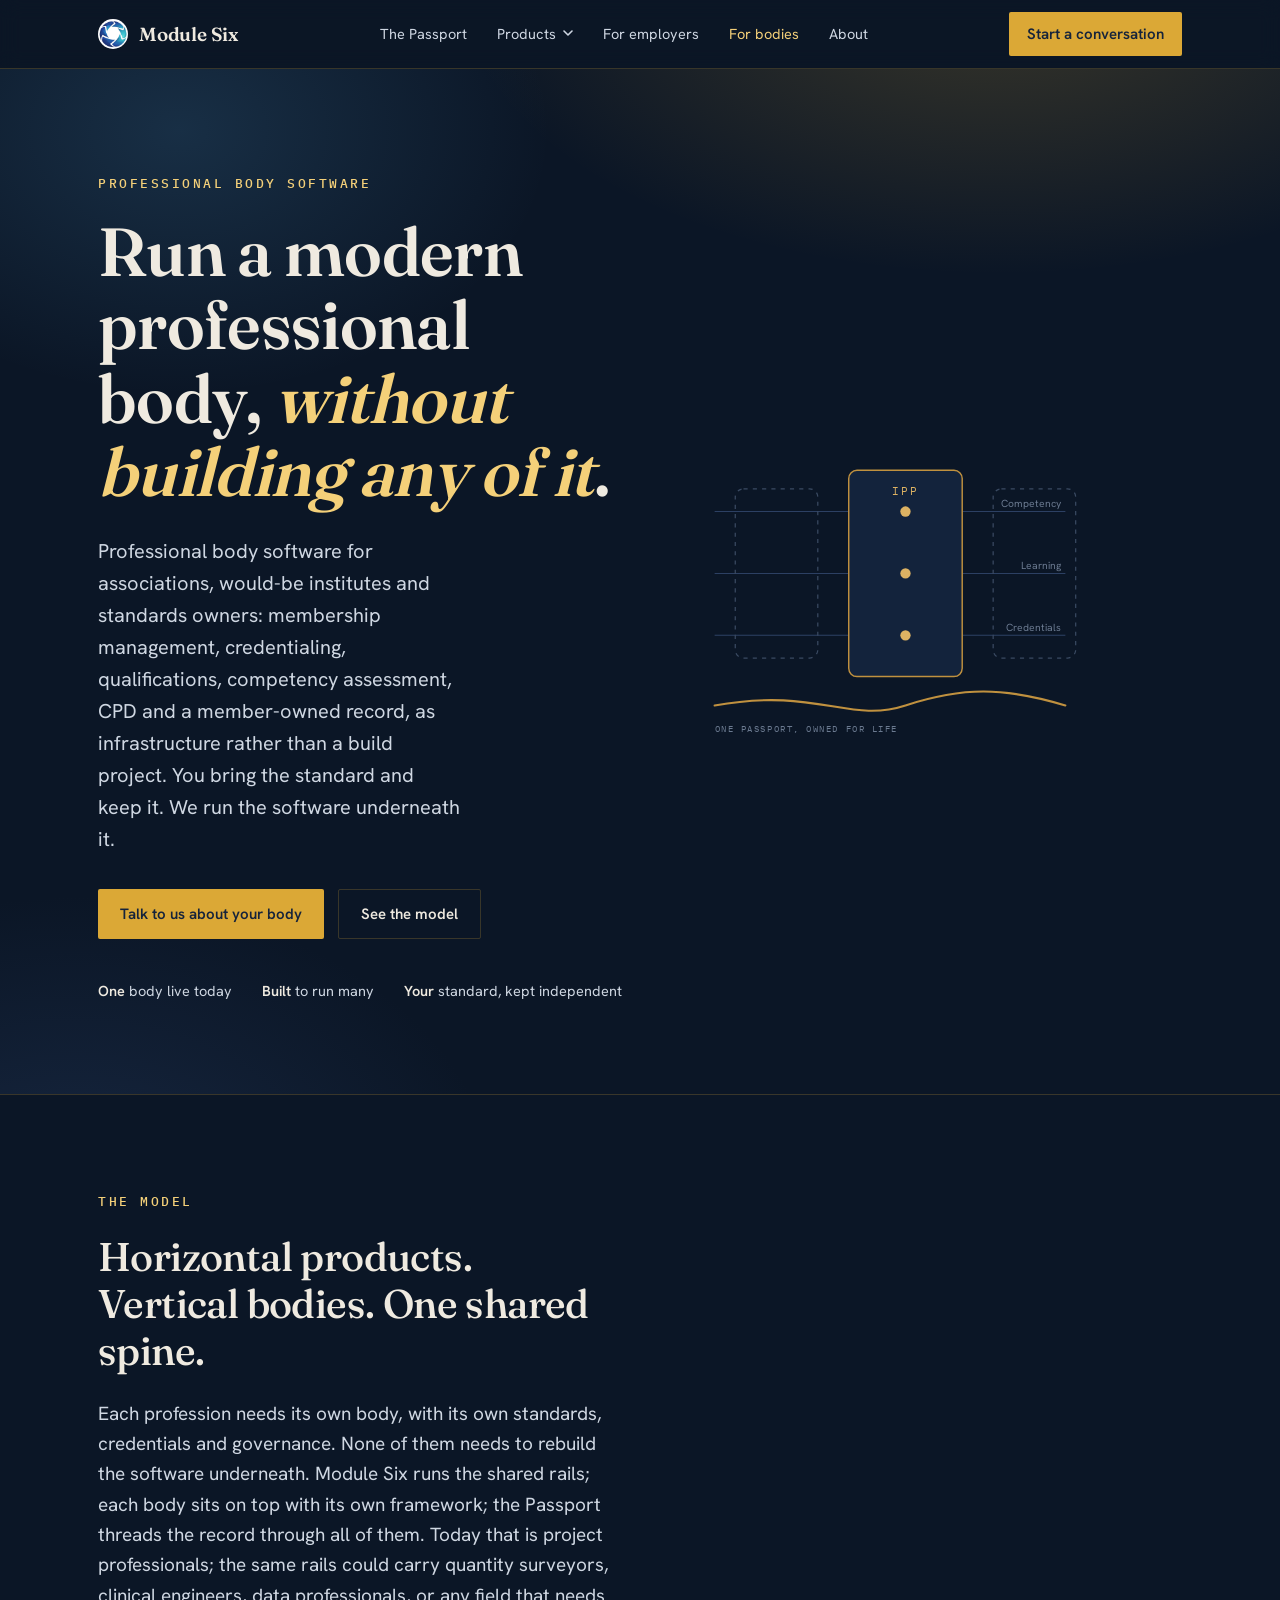
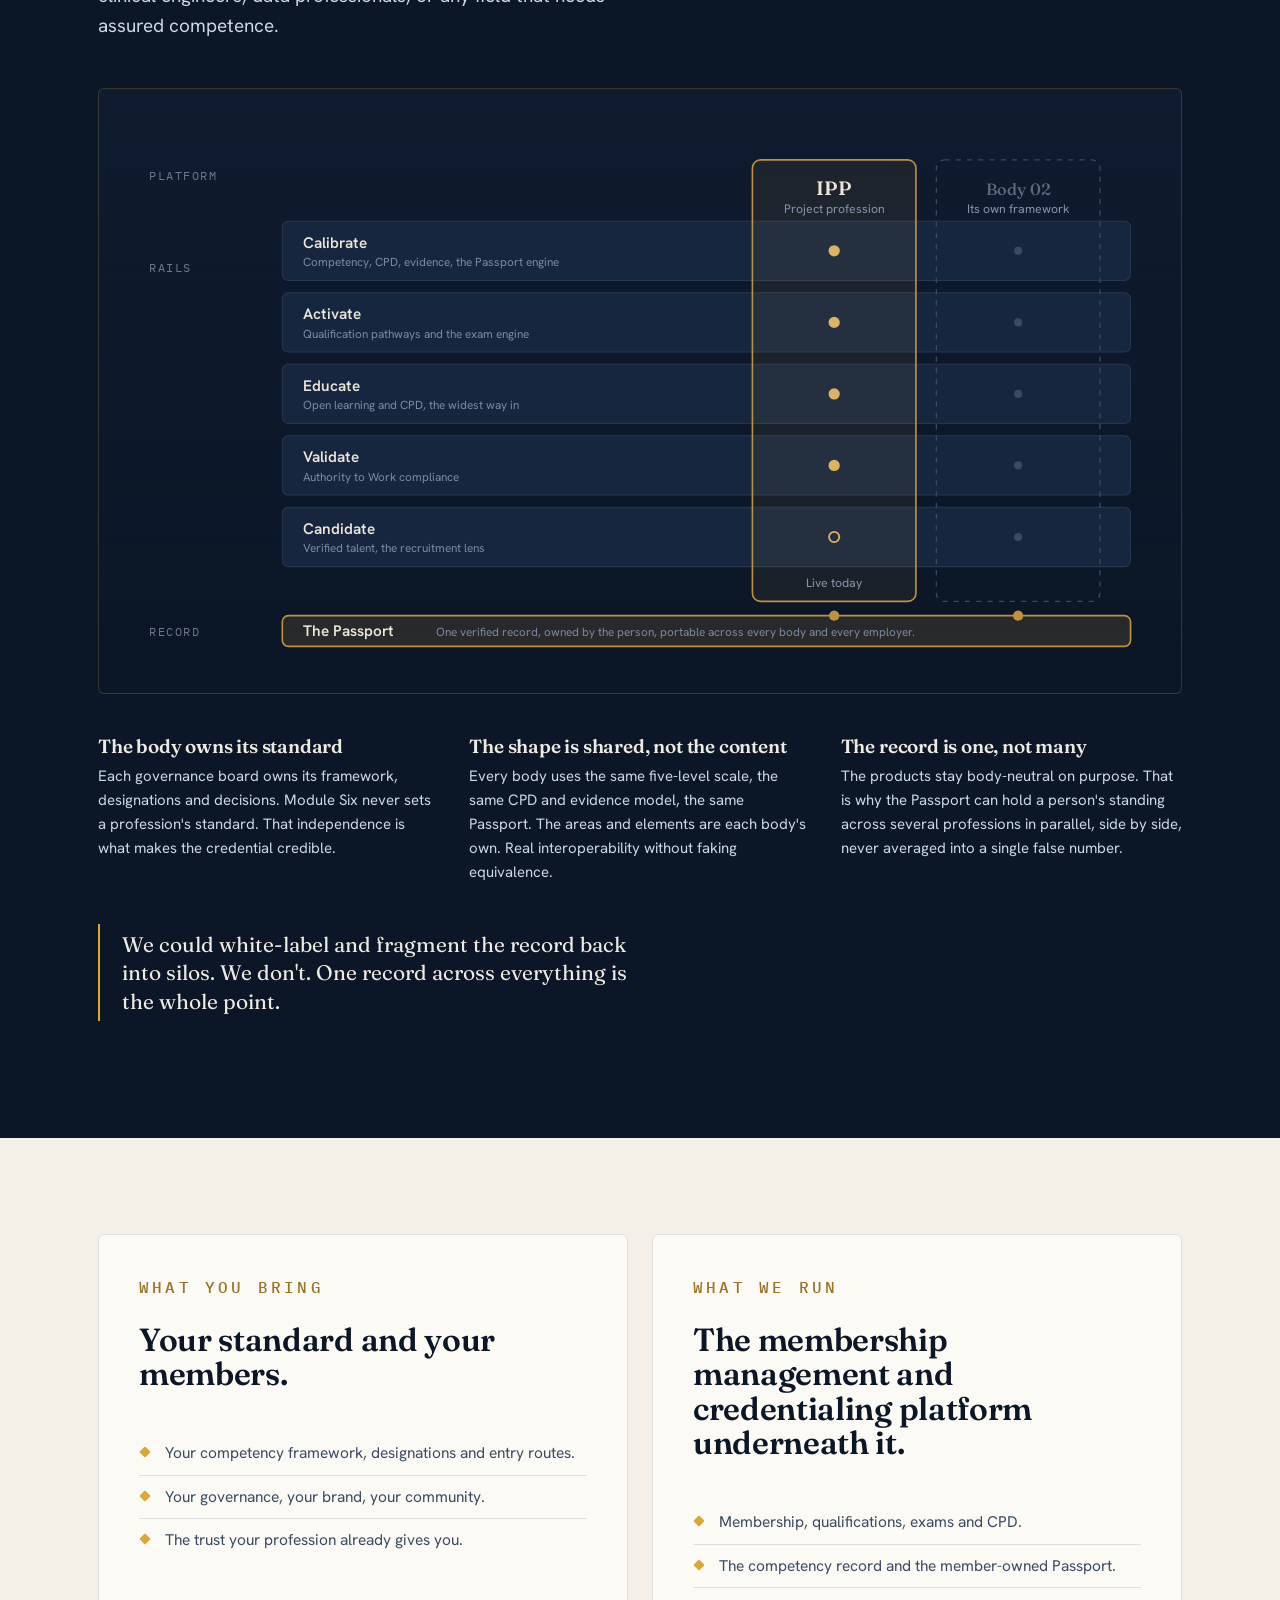
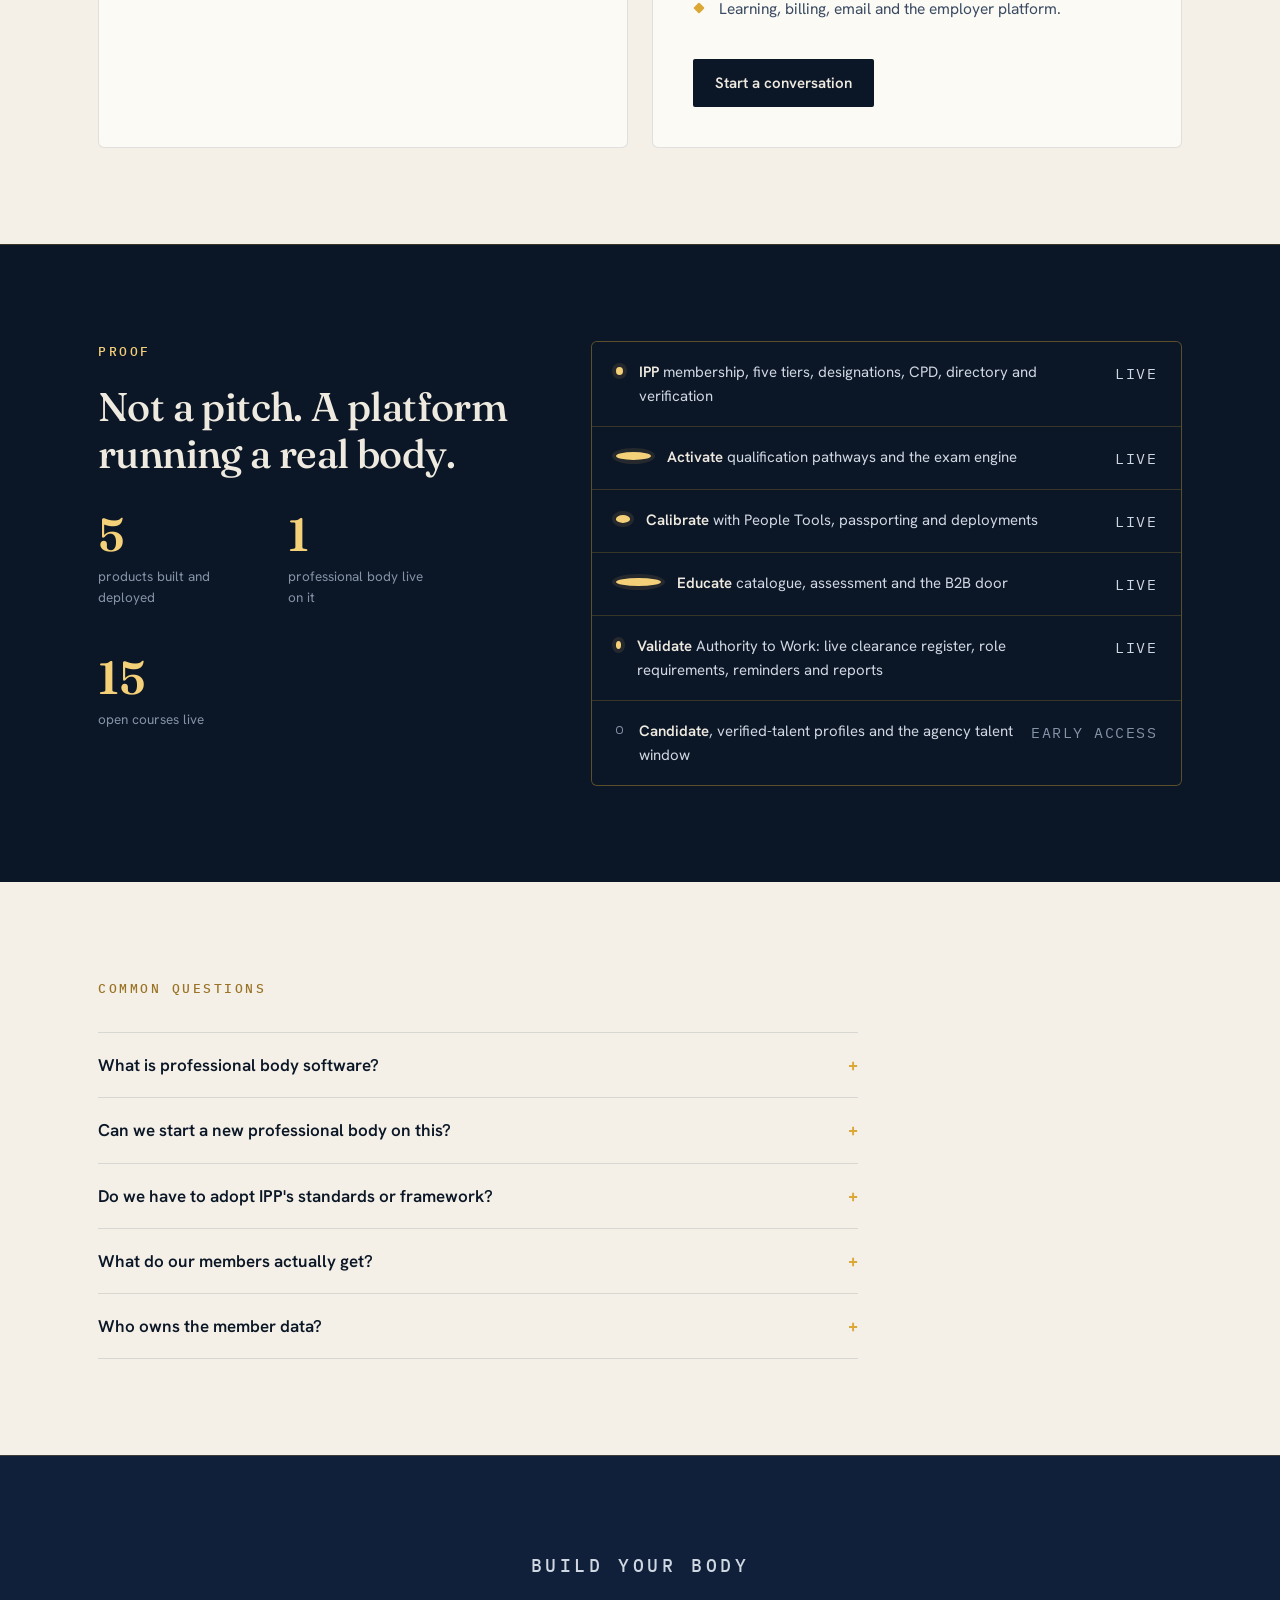
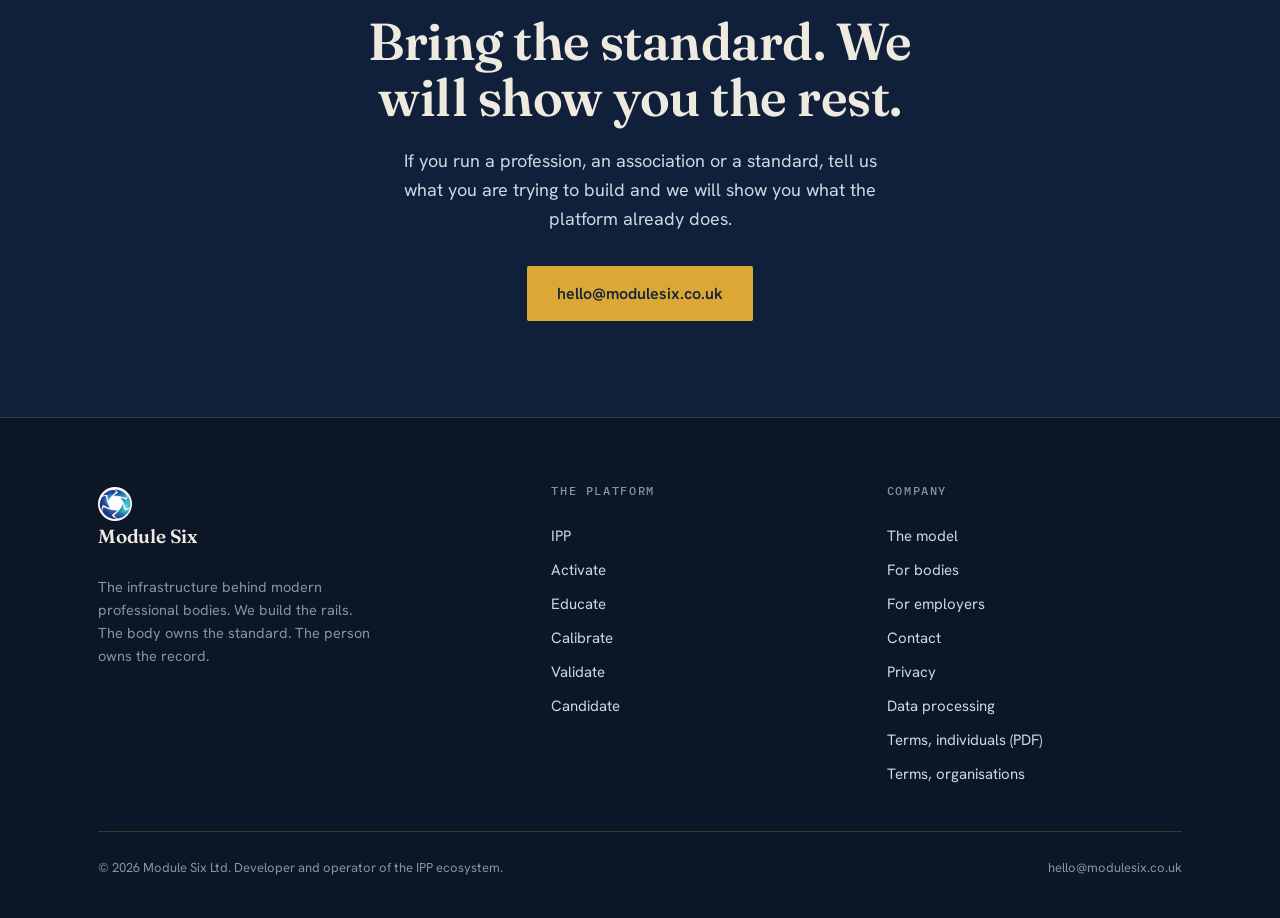
<file: for-bodies.html>
<!DOCTYPE html>
<html lang="en-GB">
<head>
<meta charset="utf-8">
<meta name="viewport" content="width=device-width, initial-scale=1">
<title>Professional body software: membership, credentialing and CPD</title>
<meta name="description" content="Membership management, credentialing, qualifications and CPD as infrastructure for a professional body. You own the standard. We run the software.">
<meta name="theme-color" content="#0B1626">
<meta property="og:title" content="Professional body software: membership, credentialing and CPD">
<meta property="og:description" content="Membership management, credentialing, qualifications and CPD as infrastructure for a professional body. You own the standard. We run the software.">
<meta property="og:type" content="website">
<meta property="og:url" content="https://modulesix.co.uk/for-bodies">
<link rel="canonical" href="https://modulesix.co.uk/for-bodies">
<meta property="og:image" content="https://modulesix.co.uk/assets/og.png">
<meta property="og:site_name" content="Module Six">
<meta name="twitter:card" content="summary_large_image">
<meta name="twitter:image" content="https://modulesix.co.uk/assets/og.png">
<script type="application/ld+json">
{"@context":"https://schema.org","@type":"Organization","name":"Module Six Ltd","url":"https://modulesix.co.uk","logo":"https://modulesix.co.uk/assets/logo.png","description":"Module Six builds and operates the infrastructure modern professional bodies run on: credentialing, learning, competency and CPD, with a member-owned portable record.","sameAs":["https://ipp.pro"]}
</script>
<link rel="stylesheet" href="css/fonts.css">
<style>
  :root{
    --ink:#0B1626;
    --ink-2:#11203A;
    --ink-panel:#0E1B30;
    --paper:#F4F0E7;
    --paper-2:#FBFAF5;
    --brass:#DBA836;
    --brass-bright:#F4D079;
    --sky:#5BB0E8;
    --sky-soft:rgba(91,176,232,.14);
    --slate:#8593A8;
    --cream:#EFEAE0;
    --cream-dim:#CFD7E2;
    --line-dark:rgba(219,168,54,.22);
    --line-light:rgba(17,32,58,.12);
    --maxw:1140px;
  }
  *{box-sizing:border-box;}
  html{scroll-behavior:smooth;}
  body{
    margin:0;background:var(--ink);color:var(--cream);
    font-family:"Hanken Grotesk",system-ui,-apple-system,Segoe UI,Roboto,sans-serif;
    font-size:17px;line-height:1.6;-webkit-font-smoothing:antialiased;
    text-rendering:optimizeLegibility;
  }
  h1,h2,h3{font-family:"Fraunces",Georgia,serif;font-weight:600;line-height:1.08;letter-spacing:-.01em;margin:0;}
  p{margin:0 0 1em;}
  a{color:inherit;}
  .wrap{max-width:var(--maxw);margin:0 auto;padding:0 28px;}
  .eyebrow{
    font-family:"IBM Plex Mono",ui-monospace,monospace;
    font-size:12.5px;font-weight:500;letter-spacing:.2em;text-transform:uppercase;
    color:var(--brass-bright);margin:0 0 22px;
  }
  .eyebrow.dark-on-light{color:#9A7325;}
  .reveal{opacity:0;transform:translateY(18px);transition:opacity .7s ease,transform .7s ease;}
  .reveal.in{opacity:1;transform:none;}

  /* NAV */
  header.nav{position:sticky;top:0;z-index:50;background:rgba(11,22,38,.82);backdrop-filter:blur(10px);border-bottom:1px solid var(--line-dark);}
  .nav-inner{display:flex;align-items:center;justify-content:space-between;height:68px;}
  .brand{display:flex;align-items:center;gap:11px;text-decoration:none;}
  .brand .glyph{width:26px;height:26px;flex:0 0 26px;}
  .brand .name{font-family:"Fraunces",serif;font-weight:600;font-size:19px;letter-spacing:-.01em;color:var(--cream);}
  .nav-links{display:flex;align-items:center;gap:30px;}
  .nav-links a{font-size:14.5px;text-decoration:none;color:var(--cream-dim);transition:color .2s;}
  .nav-links a:hover{color:var(--cream);}
  .nav-links a.active{color:var(--brass-bright);}
  .btn{
    display:inline-flex;align-items:center;gap:9px;font-family:"Hanken Grotesk",sans-serif;
    font-weight:600;font-size:15px;text-decoration:none;border-radius:2px;
    padding:12px 22px;transition:transform .18s ease,background .2s ease,color .2s ease,border-color .2s ease;
  }
  .btn-primary{background:var(--brass);color:#15233b;}
  .btn-primary:hover{background:var(--brass-bright);transform:translateY(-1px);}
  .btn-ghost{border:1px solid var(--line-dark);color:var(--cream);}
  .btn-ghost:hover{border-color:var(--brass);color:var(--cream);}
  .nav .btn{padding:10px 18px;}
  .nav-toggle{display:none;}

  /* HERO */
  .hero{position:relative;overflow:hidden;padding:104px 0 92px;border-bottom:1px solid var(--line-dark);}
  .hero::before{content:"";position:absolute;inset:0;background:
    radial-gradient(620px 440px at 14% 6%, rgba(91,176,232,.16), transparent 60%),
    radial-gradient(900px 480px at 78% -8%, rgba(219,168,54,.22), transparent 60%),
    radial-gradient(700px 500px at 6% 110%, rgba(40,64,104,.40), transparent 60%);
    pointer-events:none;}
  .hero-grid{position:relative;display:grid;grid-template-columns:1.05fr .95fr;gap:56px;align-items:center;}
  .hero h1{font-size:clamp(38px,5.6vw,68px);}
  .hero h1 .em{color:var(--brass-bright);font-style:italic;}
  .hero-sub{font-size:clamp(17px,2vw,20px);color:var(--cream-dim);max-width:33ch;margin-top:26px;}
  .hero-cta{display:flex;gap:14px;margin-top:34px;flex-wrap:wrap;}
  .hero-meta{margin-top:40px;display:flex;gap:30px;flex-wrap:wrap;font-size:14.5px;color:var(--cream-dim);}
  .hero-meta b{color:var(--cream);font-weight:600;}
  .hero-art{position:relative;}
  .hero-art svg{width:100%;height:auto;display:block;}

  /* SECTIONS */
  section{padding:96px 0;}
  .section-lede{font-size:clamp(26px,3.4vw,40px);font-family:"Fraunces",serif;font-weight:500;line-height:1.18;letter-spacing:-.015em;max-width:20ch;}
  .lead-2{max-width:48ch;color:var(--cream-dim);font-size:19px;margin-top:24px;}

  /* THESIS strip */
  .thesis{background:var(--ink-2);border-top:1px solid var(--line-dark);border-bottom:1px solid var(--line-dark);}
  .thesis .wrap{display:grid;grid-template-columns:1fr 1fr;gap:56px;align-items:center;}
  .pullquote{font-family:"Fraunces",serif;font-weight:500;font-size:clamp(24px,3vw,34px);line-height:1.22;letter-spacing:-.01em;}
  .pullquote .hl{color:var(--brass-bright);}
  .thesis-body p{color:var(--cream-dim);}

  /* MODEL / lattice */
  .model{background:var(--ink);}
  .model-head{max-width:62ch;margin-bottom:46px;}
  .lattice-wrap{border:1px solid var(--line-dark);border-radius:6px;background:linear-gradient(180deg,rgba(20,33,55,.5),rgba(11,22,38,.2));padding:30px 30px 22px;}
  .lattice-wrap svg{width:100%;height:auto;display:block;}
  .model-foot{display:grid;grid-template-columns:repeat(3,1fr);gap:30px;margin-top:42px;}
  .model-foot h3{font-size:19px;color:var(--cream);margin-bottom:8px;}
  .model-foot p{font-size:15px;color:var(--cream-dim);margin:0;}
  .honest{margin-top:40px;border-left:2px solid var(--brass);padding:6px 0 6px 22px;font-family:"Fraunces",serif;font-size:21px;line-height:1.35;color:var(--cream);max-width:40ch;}

  /* PRODUCTS (paper) */
  .paper{background:var(--paper);color:var(--ink-2);}
  .paper .eyebrow{color:#9A7325;}
  .paper h2{color:var(--ink);}
  .prod-head{display:flex;justify-content:space-between;align-items:flex-end;gap:30px;margin-bottom:46px;flex-wrap:wrap;}
  .prod-head .section-lede{color:var(--ink);}
  .prod-grid{display:grid;grid-template-columns:repeat(2,1fr);gap:22px;}
  .prod{background:var(--paper-2);border:1px solid var(--line-light);border-radius:6px;padding:30px 30px 26px;transition:transform .2s ease,box-shadow .2s ease,border-color .2s;}
  .prod:hover{transform:translateY(-3px);box-shadow:0 18px 40px -28px rgba(17,32,58,.5);border-color:rgba(219,168,54,.5);}
  .prod-top{display:flex;align-items:center;justify-content:space-between;margin-bottom:16px;}
  .prod-name{font-family:"Fraunces",serif;font-weight:600;font-size:24px;color:var(--ink);}
  .prod-tag{font-family:"IBM Plex Mono",monospace;font-size:11px;letter-spacing:.12em;text-transform:uppercase;color:#9A7325;}
  .prod p{color:#46566e;font-size:15.5px;margin:0 0 18px;}
  .prod .who{font-size:13px;color:var(--slate);font-weight:600;}
  .prod-link{font-family:"IBM Plex Mono",monospace;font-size:13px;color:#9A7325;text-decoration:none;border-bottom:1px solid rgba(154,115,37,.35);padding-bottom:1px;transition:color .2s,border-color .2s;}
  .prod-link:hover{color:var(--ink);border-color:var(--ink);}
  .prod-foot{display:flex;justify-content:space-between;align-items:center;margin-top:6px;gap:14px;}

  /* DIFFERENTIATORS (dark panel) */
  .diff{background:var(--ink-panel);}
  .diff-grid{display:grid;grid-template-columns:repeat(3,1fr);gap:1px;background:var(--line-dark);border:1px solid var(--line-dark);border-radius:6px;overflow:hidden;margin-top:46px;}
  .diff-cell{background:var(--ink);padding:32px 28px;}
  .diff-cell .num{font-family:"IBM Plex Mono",monospace;font-size:12px;color:var(--brass);letter-spacing:.1em;}
  .diff-cell h3{font-size:20px;color:var(--cream);margin:14px 0 10px;}
  .diff-cell p{font-size:15px;color:var(--cream-dim);margin:0;}

  /* SPLIT audience blocks */
  .split{background:var(--paper);color:var(--ink-2);}
  .split .wrap{display:grid;grid-template-columns:1fr 1fr;gap:24px;}
  .aud{background:var(--paper-2);border:1px solid var(--line-light);border-radius:6px;padding:40px;}
  .aud .eyebrow{color:#9A7325;}
  .aud h2{font-size:clamp(24px,3vw,32px);color:var(--ink);margin-bottom:18px;}
  .aud p{color:#46566e;font-size:16px;}
  .aud ul{list-style:none;margin:22px 0 28px;padding:0;}
  .aud li{position:relative;padding:9px 0 9px 26px;font-size:15.5px;color:#3a4a62;border-top:1px solid var(--line-light);}
  .aud li:first-child{border-top:none;}
  .aud li::before{content:"";position:absolute;left:2px;top:16px;width:8px;height:8px;background:var(--brass);border-radius:1px;transform:rotate(45deg);}
  .btn-dark{background:var(--ink);color:var(--cream);}
  .btn-dark:hover{background:var(--ink-2);transform:translateY(-1px);}

  /* PROOF */
  .proof{background:var(--ink);border-top:1px solid var(--line-dark);}
  .proof-grid{display:grid;grid-template-columns:.85fr 1.15fr;gap:56px;align-items:start;}
  .stat-row{display:flex;gap:46px;flex-wrap:wrap;margin:34px 0 0;}
  .stat .n{font-family:"Fraunces",serif;font-size:46px;font-weight:600;color:var(--brass-bright);line-height:1;}
  .stat .l{font-size:13.5px;color:var(--slate);margin-top:8px;max-width:18ch;}
  .live-list{display:grid;gap:1px;background:var(--line-dark);border:1px solid var(--line-dark);border-radius:6px;overflow:hidden;}
  .live-row{background:var(--ink);padding:18px 24px;display:flex;align-items:flex-start;gap:16px;}
  .live-row .dot{margin-top:7px;width:8px;height:8px;border-radius:50%;background:var(--brass-bright);flex:0 0 8px;box-shadow:0 0 0 4px rgba(221,178,99,.12);}
  .live-row .dot.soon{background:transparent;border:1.5px solid var(--slate);box-shadow:none;}
  .live-row span{font-size:15px;color:var(--cream-dim);}
  .live-row b{color:var(--cream);font-weight:600;}
  .live-row > span:not(.live-tag){flex:1 1 auto;}
  .live-tag{flex:0 0 96px;text-align:right;white-space:nowrap;font-family:"IBM Plex Mono",monospace;font-size:10.5px;letter-spacing:.1em;text-transform:uppercase;color:var(--brass);padding-top:2px;}
  .live-tag.soon{color:var(--slate);}

  /* CTA band */
  .cta-band{background:var(--ink-2);border-top:1px solid var(--line-dark);border-bottom:1px solid var(--line-dark);text-align:center;}
  .cta-band h2{font-size:clamp(30px,4.4vw,52px);max-width:18ch;margin:0 auto 22px;}
  .cta-band p{color:var(--cream-dim);max-width:48ch;margin:0 auto 32px;font-size:18px;}

  /* FOOTER */
  footer{background:var(--ink);padding:64px 0 40px;}
  .foot-grid{display:grid;grid-template-columns:1.4fr 1fr 1fr;gap:40px;padding-bottom:40px;border-bottom:1px solid var(--line-dark);}
  .foot-grid h4{font-family:"IBM Plex Mono",monospace;font-size:11.5px;letter-spacing:.14em;text-transform:uppercase;color:var(--slate);margin:0 0 18px;font-weight:500;}
  .foot-grid a{display:block;text-decoration:none;color:var(--cream-dim);font-size:15px;padding:5px 0;transition:color .2s;}
  .foot-grid a:hover{color:var(--brass-bright);}
  .foot-blurb{color:var(--slate);font-size:14.5px;max-width:34ch;margin-top:18px;}
  .foot-bottom{display:flex;justify-content:space-between;align-items:center;gap:20px;padding-top:26px;flex-wrap:wrap;}
  .foot-bottom small{color:var(--slate);font-size:13px;}

  .aud{display:flex;flex-direction:column;}
  .aud ul{flex:1 1 auto;}
  .aud .btn{margin-top:auto;align-self:flex-start;}

  /* FAQ */
  .faq-list{border-top:1px solid var(--line-light);max-width:76ch;}
  .faq-list details{border-bottom:1px solid var(--line-light);}
  .faq-list summary{cursor:pointer;padding:18px 0;font-weight:600;color:var(--ink);font-size:17px;
    list-style:none;display:flex;justify-content:space-between;gap:18px;align-items:baseline;}
  .faq-list summary::-webkit-details-marker{display:none;}
  .faq-list summary::after{content:"+";font-family:"IBM Plex Mono",monospace;color:var(--brass);flex:0 0 auto;}
  .faq-list details[open] summary::after{content:"\2013";}
  .faq-list summary:focus-visible{outline:2px solid var(--brass);outline-offset:3px;border-radius:3px;}
  .faq-list .a{padding:0 0 20px;display:flex;flex-direction:column;gap:11px;color:#46566e;font-size:15.5px;max-width:70ch;}

  @media (max-width:900px){
    .hero-grid,.thesis .wrap,.split .wrap,.proof-grid{grid-template-columns:1fr;gap:40px;}
    .hero-art{order:-1;max-width:460px;}
    .prod-grid,.diff-grid,.model-foot{grid-template-columns:1fr;}
    .diff-grid{gap:1px;}
    .foot-grid{grid-template-columns:1fr 1fr;}
    .nav-links{display:none;}
    .nav .btn-ghost{display:none;}
  }
  @media (max-width:560px){
    section{padding:72px 0;}
    .hero{padding:72px 0 64px;}
    .foot-grid{grid-template-columns:1fr;}
    .stat-row{gap:30px;}
  }
  /* logo */
  .brand .logo{width:30px;height:30px;flex:0 0 30px;display:block;border-radius:50%;}
  footer .brand .logo{width:34px;height:34px;flex:0 0 34px;}

  /* products dropdown */
  .has-dd{position:relative;}
  .dd-trigger{display:inline-flex;align-items:center;gap:7px;cursor:pointer;background:none;border:0;font-family:inherit;font-size:14.5px;color:var(--cream-dim);padding:0;transition:color .2s;}
  .has-dd:hover .dd-trigger,.has-dd:focus-within .dd-trigger{color:var(--cream);}
  .dd-trigger .caret{transition:transform .22s ease;}
  .has-dd:hover .caret,.has-dd:focus-within .caret{transform:rotate(180deg);}
  .dd-menu{position:absolute;top:calc(100% + 16px);left:50%;transform:translateX(-50%) translateY(8px);min-width:312px;background:#0E1B30;border:1px solid var(--line-dark);border-radius:9px;padding:8px;opacity:0;visibility:hidden;transition:opacity .2s ease,transform .2s ease;box-shadow:0 26px 64px -30px rgba(0,0,0,.75);z-index:60;}
  .dd-menu::before{content:"";position:absolute;top:-18px;left:0;right:0;height:18px;}
  .has-dd:hover .dd-menu,.has-dd:focus-within .dd-menu{opacity:1;visibility:visible;transform:translateX(-50%) translateY(0);}
  .dd-item{display:flex;gap:12px;align-items:flex-start;padding:11px 13px;border-radius:6px;text-decoration:none;transition:background .15s ease;}
  .dd-item:hover{background:rgba(219,168,54,.10);}
  .dd-dot{width:7px;height:7px;border-radius:2px;background:var(--brass);transform:rotate(45deg);margin-top:6px;flex:0 0 7px;}
  .dd-item .tx{display:flex;flex-direction:column;}
  .dd-item .nm{font-weight:600;color:var(--cream);font-size:14.5px;}
  .dd-item .ds{font-size:12.5px;color:var(--slate);margin-top:2px;}
  .dd-sep{height:1px;background:var(--line-dark);margin:8px 13px 4px;}
  .dd-group{padding:4px 13px 6px;font-family:"IBM Plex Mono",monospace;font-size:10.5px;letter-spacing:.14em;text-transform:uppercase;color:var(--slate);}

  @media (prefers-reduced-motion:reduce){
    .reveal{opacity:1;transform:none;transition:none;}
    html{scroll-behavior:auto;}
    .draw{stroke-dasharray:none!important;stroke-dashoffset:0!important;animation:none!important;}
  }

  .ptable{width:100%;border-collapse:collapse;margin-top:24px;border:1px solid var(--line-light);border-radius:8px;overflow:hidden;}
  .ptable th,.ptable td{text-align:left;padding:14px 18px;font-size:14.5px;border-top:1px solid var(--line-light);}
  .ptable thead th{background:var(--paper-2);font-family:"IBM Plex Mono",monospace;font-size:11px;letter-spacing:.1em;text-transform:uppercase;color:#9A7325;border-top:none;}
  .ptable td.price{font-family:"Fraunces",serif;font-weight:600;font-size:18px;color:var(--ink);}
  .ptable tr td:first-child{font-weight:600;color:var(--ink);}
  .pnote{font-size:13.5px;color:var(--slate);margin-top:14px;}
  .pcard-row{display:grid;grid-template-columns:1fr 1fr;gap:22px;margin-top:8px;}
  @media (max-width:780px){.pcard-row{grid-template-columns:1fr;}}


  /* mobile menu */
  .nav-toggle{display:none;width:36px;height:36px;border:0;background:none;cursor:pointer;flex-direction:column;justify-content:center;gap:5px;padding:6px;}
  .nav-toggle span{display:block;height:2px;background:var(--cream);border-radius:2px;transition:transform .25s ease,opacity .2s ease;}
  .nav-toggle.open span:nth-child(1){transform:translateY(7px) rotate(45deg);}
  .nav-toggle.open span:nth-child(2){opacity:0;}
  .nav-toggle.open span:nth-child(3){transform:translateY(-7px) rotate(-45deg);}
  .mnav{position:fixed;top:68px;left:0;right:0;z-index:49;background:#0E1B30;border-bottom:1px solid var(--line-dark);padding:8px 0 16px;box-shadow:0 24px 50px -24px rgba(0,0,0,.7);display:none;flex-direction:column;}
  .mnav.open{display:flex;}
  .mnav a{padding:14px 28px;text-decoration:none;color:var(--cream);font-size:17px;border-top:1px solid rgba(255,255,255,.05);}
  .mnav a:first-child{border-top:none;}
  .mnav .mnav-group{padding:16px 28px 4px;font-family:"IBM Plex Mono",monospace;font-size:11px;letter-spacing:.14em;text-transform:uppercase;color:var(--slate);}
  .mnav .mnav-sub{padding-left:42px;font-size:15px;color:var(--cream-dim);border-top:none;}
  .mnav .mnav-cta{margin:14px 24px 4px;background:var(--brass);color:#15233b;border-radius:5px;text-align:center;font-weight:600;border-top:none;}
  @media (max-width:900px){ .nav-toggle{display:flex;} }
  @media (min-width:901px){ .mnav{display:none !important;} }


  /* mobile menu */
  .nav-burger{display:none;flex-direction:column;gap:5px;background:none;border:0;cursor:pointer;padding:8px;margin-left:auto;}
  .nav-burger span{width:24px;height:2px;background:var(--cream);border-radius:2px;transition:transform .25s ease,opacity .2s ease;}
  .nav-burger.open span:nth-child(1){transform:translateY(7px) rotate(45deg);}
  .nav-burger.open span:nth-child(2){opacity:0;}
  .nav-burger.open span:nth-child(3){transform:translateY(-7px) rotate(-45deg);}
  .mobile-menu{display:none;position:fixed;top:68px;left:0;right:0;background:var(--ink-2);border-top:1px solid var(--line-dark);border-bottom:1px solid var(--line-dark);padding:14px 28px 26px;z-index:49;box-shadow:0 30px 60px -30px rgba(0,0,0,.7);max-height:calc(100vh - 68px);overflow-y:auto;}
  .mobile-menu.open{display:block;}
  .mobile-menu>a{display:block;font-size:17px;color:var(--cream);text-decoration:none;padding:14px 0;border-top:1px solid var(--line-dark);}
  .mobile-menu>a:first-child{border-top:none;}
  .mm-group{border-top:1px solid var(--line-dark);padding:8px 0 10px;}
  .mm-h{display:block;font-family:"IBM Plex Mono",monospace;font-size:11px;letter-spacing:.14em;text-transform:uppercase;color:var(--slate);padding:8px 0 4px;}
  .mm-group a{display:block;color:var(--cream-dim);text-decoration:none;padding:10px 0 10px 14px;font-size:16px;}
  .mm-cta{display:block;margin-top:16px;text-align:center;}
  @media (max-width:900px){ .nav-burger{display:flex;} .nav-inner > .btn-primary{display:none;} }

  .mobile-menu .mm-label{font-family:"IBM Plex Mono",monospace;font-size:10.5px;letter-spacing:.16em;text-transform:uppercase;color:var(--slate);padding:20px 0 2px;}
  .mobile-menu a.mm-cta{margin-top:18px;border-top:none;background:var(--brass);color:#15233b;font-weight:700;text-align:center;border-radius:10px;padding:15px 0;}
</style>
<link rel="icon" href="/favicon.svg" type="image/svg+xml">
<link rel="icon" href="/favicon.ico" sizes="any">
<link rel="apple-touch-icon" href="/apple-touch-icon.png">
</head>
<body>

<header class="nav">
  <div class="wrap nav-inner">
    <a class="brand" href="index.html" aria-label="Module Six home">
      <img class="logo" src="[data-uri]" alt="" width="30" height="30">
      <span class="name">Module Six</span>
    </a>
    <nav class="nav-links" aria-label="Primary">
      <a class="nl" href="the-passport.html">The Passport</a>
      <div class="has-dd">
        <button class="dd-trigger" aria-haspopup="true" aria-expanded="false">Products
          <svg class="caret" width="10" height="7" viewBox="0 0 10 7" fill="none" aria-hidden="true"><path d="M1 1l4 4 4-4" stroke="currentColor" stroke-width="1.6" stroke-linecap="round" stroke-linejoin="round"/></svg>
        </button>
        <div class="dd-menu" role="menu">
          <a class="dd-item" role="menuitem" href="https://activate.modulesix.io" target="_blank" rel="noopener"><span class="dd-dot"></span><span class="tx"><span class="nm">Activate</span><span class="ds">Qualify: pathways and exams</span></span></a>
          <a class="dd-item" role="menuitem" href="courses.html"><span class="dd-dot"></span><span class="tx"><span class="nm">Educate</span><span class="ds">Open learning and CPD, the widest way in</span></span></a>
          <a class="dd-item" role="menuitem" href="calibrate.html"><span class="dd-dot"></span><span class="tx"><span class="nm">Calibrate</span><span class="ds">The Passport and the employer platform</span></span></a><a class="dd-item" role="menuitem" href="validate.html"><span class="dd-dot"></span><span class="tx"><span class="nm">Validate</span><span class="ds">Authority to Work compliance</span></span></a><a class="dd-item" role="menuitem" href="candidate.html"><span class="dd-dot"></span><span class="tx"><span class="nm">Candidate</span><span class="ds">Verified talent, open to work</span></span></a>
          <div class="dd-sep"></div>
          <div class="dd-group">The live body</div>
          <a class="dd-item" role="menuitem" href="https://ipp.pro" target="_blank" rel="noopener"><span class="dd-dot body"></span><span class="tx"><span class="nm">IPP</span><span class="ds">The Institute of Project Professionals, live on the rails</span></span></a>
        </div>
      </div>
      <a class="nl" href="calibrate.html">For employers</a>
      <a class="nl active" href="for-bodies.html">For bodies</a>
      <a class="nl" href="about.html">About</a>
    </nav>
    <a class="btn btn-primary" href="index.html#contact">Start a conversation</a>
    <button class="nav-toggle" aria-label="Open menu" aria-expanded="false"><span></span><span></span><span></span></button>
  </div>
</header>

<div class="mnav" id="mnav">
  <a href="the-passport.html">The Passport</a>
  <div class="mnav-group">Products</div>
  <a class="mnav-sub" href="https://activate.modulesix.io" target="_blank" rel="noopener">Activate</a>
  <a class="mnav-sub" href="courses.html">Educate</a>
  <a class="mnav-sub" href="calibrate.html">Calibrate</a><a class="mnav-sub" href="validate.html">Validate</a><a class="mnav-sub" href="candidate.html">Candidate</a>
  <div class="mnav-group">The live body</div>
  <a class="mnav-sub" href="https://ipp.pro" target="_blank" rel="noopener">IPP</a>
  <a href="calibrate.html">For employers</a>
  <a href="for-bodies.html">For bodies</a>
  <a href="about.html">About</a>
  <a class="mnav-cta" href="index.html#contact">Start a conversation</a>
</div>


<a id="top"></a>
<section class="hero">
  <div class="wrap hero-grid">
    <div>
      <p class="eyebrow reveal">Professional body software</p>
      <h1 class="reveal">Run a modern professional body, <span class="em">without building any of it</span>.</h1>
      <p class="hero-sub reveal">Professional body software for associations, would-be institutes and standards owners: membership management, credentialing, qualifications, competency assessment, CPD and a member-owned record, as infrastructure rather than a build project. You bring the standard and keep it. We run the software underneath it.</p>
      <div class="hero-cta reveal">
        <a class="btn btn-primary" href="index.html#contact">Talk to us about your body</a>
        <a class="btn btn-ghost" href="#model">See the model</a>
      </div>
      <div class="hero-meta reveal"><span><b>One</b> body live today</span><span><b>Built</b> to run many</span><span><b>Your</b> standard, kept independent</span></div>
    </div>
    <div class="pp-card-wrap reveal" aria-hidden="true" style="align-items:center;">
      <div style="width:100%;max-width:392px;">
        <svg viewBox="0 0 380 300" xmlns="http://www.w3.org/2000/svg" style="width:100%;height:auto;">
          <g stroke="#2c4063" stroke-width="1"><line x1="20" y1="80" x2="360" y2="80"/><line x1="20" y1="140" x2="360" y2="140"/><line x1="20" y1="200" x2="360" y2="200"/></g>
          <rect x="150" y="40" width="110" height="200" rx="8" fill="#13233c" stroke="#C0913F" stroke-width="1.4"/>
          <text x="205" y="64" text-anchor="middle" font-family="IBM Plex Mono,monospace" font-size="11" letter-spacing="2" fill="#DDB263">IPP</text>
          <g fill="#DDB263"><circle cx="205" cy="80" r="5"/><circle cx="205" cy="140" r="5"/><circle cx="205" cy="200" r="5"/></g>
          <rect x="40" y="58" width="80" height="164" rx="8" fill="none" stroke="#3a4a62" stroke-width="1.2" stroke-dasharray="4 5"/>
          <rect x="290" y="58" width="80" height="164" rx="8" fill="none" stroke="#3a4a62" stroke-width="1.2" stroke-dasharray="4 5"/>
          <text x="356" y="76" text-anchor="end" font-family="Hanken Grotesk,sans-serif" font-size="10" fill="#6B7A90">Competency</text>
          <text x="356" y="136" text-anchor="end" font-family="Hanken Grotesk,sans-serif" font-size="10" fill="#6B7A90">Learning</text>
          <text x="356" y="196" text-anchor="end" font-family="Hanken Grotesk,sans-serif" font-size="10" fill="#6B7A90">Credentials</text>
          <path d="M20 268 C 120 250, 150 286, 205 268 S 300 250, 360 268" fill="none" stroke="#C0913F" stroke-width="2" stroke-linecap="round"/>
          <text x="20" y="294" font-family="IBM Plex Mono,monospace" font-size="9" letter-spacing="1.5" fill="#6B7A90">ONE PASSPORT, OWNED FOR LIFE</text>
        </svg>
      </div>
    </div>
  </div>
</section>

<section class="model" id="model">
  <div class="wrap">
    <div class="model-head reveal"><p class="eyebrow">The model</p><h2 class="section-lede">Horizontal products. Vertical bodies. One shared spine.</h2><p class="lead-2">Each profession needs its own body, with its own standards, credentials and governance. None of them needs to rebuild the software underneath. Module Six runs the shared rails; each body sits on top with its own framework; the Passport threads the record through all of them. Today that is project professionals; the same rails could carry quantity surveyors, clinical engineers, data professionals, or any field that needs assured competence.</p></div>
        <div class="reveal"><div class="lattice-wrap reveal" aria-label="Diagram: shared product rails running beneath vertical professional bodies, with the Passport as a continuous thread">
      <svg viewBox="0 0 1000 540" xmlns="http://www.w3.org/2000/svg" role="img">
        <style>
          .lab{font-family:"IBM Plex Mono",monospace;font-size:12px;letter-spacing:.12em;fill:#6B7A90;}
          .body{font-family:"Fraunces",serif;font-weight:600;font-size:19px;fill:#ECE6D9;}
          .bodysub{font-family:"Hanken Grotesk",sans-serif;font-size:12px;fill:#8895a8;}
          .rail{font-family:"Hanken Grotesk",sans-serif;font-weight:600;font-size:15px;fill:#ECE6D9;}
          .railsub{font-family:"Hanken Grotesk",sans-serif;font-size:11.5px;fill:#7d8aa0;}
          .future{font-family:"Fraunces",serif;font-weight:500;font-size:16px;fill:#5d6b82;}
        </style>

        <!-- left rail labels -->
        <text class="lab" x="20" y="60">PLATFORM</text>
        <text class="lab" x="20" y="150">RAILS</text>
        <text class="lab" x="20" y="506">RECORD</text>

        <!-- horizontal product rails -->
        <g>
          <rect x="150" y="100" width="830" height="58" rx="6" fill="#16263f" stroke="#26384f"/>
          <text class="rail" x="170" y="126">Calibrate</text>
          <text class="railsub" x="170" y="144">Competency, CPD, evidence, the Passport engine</text>

          <rect x="150" y="170" width="830" height="58" rx="6" fill="#16263f" stroke="#26384f"/>
          <text class="rail" x="170" y="196">Activate</text>
          <text class="railsub" x="170" y="214">Qualification pathways and the exam engine</text>

          <rect x="150" y="240" width="830" height="58" rx="6" fill="#16263f" stroke="#26384f"/>
          <text class="rail" x="170" y="266">Educate</text>
          <text class="railsub" x="170" y="284">Open learning and CPD, the widest way in</text>

          <rect x="150" y="310" width="830" height="58" rx="6" fill="#16263f" stroke="#26384f"/>
          <text class="rail" x="170" y="336">Validate</text>
          <text class="railsub" x="170" y="354">Authority to Work compliance</text>

          <rect x="150" y="380" width="830" height="58" rx="6" fill="#16263f" stroke="#26384f"/>
          <text class="rail" x="170" y="406">Candidate</text>
          <text class="railsub" x="170" y="424">Verified talent, the recruitment lens</text>
        </g>

        <!-- vertical body columns standing on the rails -->
        <rect x="610" y="40" width="160" height="432" rx="8" fill="rgba(219,168,54,.07)" stroke="#C0913F" stroke-width="1.6"/>
        <text class="body" x="690" y="74" text-anchor="middle">IPP</text>
        <text class="bodysub" x="690" y="92" text-anchor="middle">Project profession</text>
        <text class="bodysub" x="690" y="458" text-anchor="middle" fill="#C0913F">Live today</text>
        <g fill="#DDB263">
          <circle cx="690" cy="129" r="5.5"/>
          <circle cx="690" cy="199" r="5.5"/>
          <circle cx="690" cy="269" r="5.5"/>
          <circle cx="690" cy="339" r="5.5"/>
          <circle cx="690" cy="409" r="5" fill="none" stroke="#DDB263" stroke-width="1.8"/>
        </g>

        <!-- Body 02 -->
        <rect x="790" y="40" width="160" height="432" rx="8" fill="none" stroke="#3a4a62" stroke-width="1.3" stroke-dasharray="5 6"/>
        <text class="future" x="870" y="74" text-anchor="middle">Body 02</text>
        <text class="bodysub" x="870" y="92" text-anchor="middle" fill="#5d6b82">Its own framework</text>
        <g fill="#3a4a62">
          <circle cx="870" cy="129" r="4"/><circle cx="870" cy="199" r="4"/><circle cx="870" cy="269" r="4"/><circle cx="870" cy="339" r="4"/><circle cx="870" cy="409" r="4"/>
        </g>

        <!-- The Passport: the foundation the rest is built on -->
        <rect x="150" y="486" width="830" height="30" rx="6" fill="rgba(192,145,63,.16)" stroke="#C0913F" stroke-width="1.6"/>
        <circle cx="690" cy="486" r="5" fill="#C0913F"/>
        <circle cx="870" cy="486" r="5" fill="#C0913F"/>
        <text class="rail" x="170" y="506" fill="#DDB263">The Passport</text>
        <text class="railsub" x="300" y="506" fill="#8895a8">One verified record, owned by the person, portable across every body and every employer.</text>
      </svg>
    </div>

    <div class="model-foot">
      <div class="reveal">
        <h3>The body owns its standard</h3>
        <p>Each governance board owns its framework, designations and decisions. Module Six never sets a profession's standard. That independence is what makes the credential credible.</p>
      </div>
      <div class="reveal">
        <h3>The shape is shared, not the content</h3>
        <p>Every body uses the same five-level scale, the same CPD and evidence model, the same Passport. The areas and elements are each body's own. Real interoperability without faking equivalence.</p>
      </div>
      <div class="reveal">
        <h3>The record is one, not many</h3>
        <p>The products stay body-neutral on purpose. That is why the Passport can hold a person's standing across several professions in parallel, side by side, never averaged into a single false number.</p>
      </div>
    </div></div>

    <p class="honest reveal">We could white-label and fragment the record back into silos. We don't. One record across everything is the whole point.</p>
  </div>
</section>

<section class="split">
  <div class="wrap">
    <div class="aud reveal"><p class="eyebrow">What you bring</p><h2>Your standard and your members.</h2><ul><li>Your competency framework, designations and entry routes.</li><li>Your governance, your brand, your community.</li><li>The trust your profession already gives you.</li></ul></div>
    <div class="aud reveal"><p class="eyebrow">What we run</p><h2>The membership management and credentialing platform underneath it.</h2><ul><li>Membership, qualifications, exams and CPD.</li><li>The competency record and the member-owned Passport.</li><li>Learning, billing, email and the employer platform.</li></ul><a class="btn btn-dark" href="index.html#contact">Start a conversation</a></div>
  </div>
</section>

<section class="proof">
  <div class="wrap proof-grid">
    <div class="reveal"><p class="eyebrow">Proof</p><h2 class="section-lede" style="color:var(--cream);">Not a pitch. A platform running a real body.</h2><div class="stat-row"><div class="stat"><div class="n">5</div><div class="l">products built and deployed</div></div><div class="stat"><div class="n">1</div><div class="l">professional body live on it</div></div><div class="stat"><div class="n">15</div><div class="l">open courses live</div></div></div></div>
    <div class="reveal"><div class="live-list">
      <div class="live-row"><span class="dot"></span><span><b>IPP</b> membership, five tiers, designations, CPD, directory and verification</span><span class="live-tag">Live</span></div>
      <div class="live-row"><span class="dot"></span><span><b>Activate</b> qualification pathways and the exam engine</span><span class="live-tag">Live</span></div>
      <div class="live-row"><span class="dot"></span><span><b>Calibrate</b> with People Tools, passporting and deployments</span><span class="live-tag">Live</span></div>
      <div class="live-row"><span class="dot"></span><span><b>Educate</b> catalogue, assessment and the B2B door</span><span class="live-tag">Live</span></div>
      <div class="live-row"><span class="dot"></span><span><b>Validate</b> Authority to Work: live clearance register, role requirements, reminders and reports</span><span class="live-tag">Live</span></div>
      <div class="live-row"><span class="dot soon"></span><span><b>Candidate</b>, verified-talent profiles and the agency talent window</span><span class="live-tag soon">Early access</span></div>
    </div></div>
  </div>
</section>

<section class="paper">
  <div class="wrap">
    <div class="reveal" style="max-width:60ch;margin-bottom:34px;">
      <p class="eyebrow dark-on-light">Common questions</p>
    </div>
    <div class="faq-list reveal">
      <details>
        <summary>What is professional body software?</summary>
        <div class="a">
        <p>The systems a membership body needs in order to operate: membership management and renewals, grades and designations, credentialing and qualifications, competency assessment, CPD recording, a public register and certificate verification.</p>
        <p>Most bodies assemble these from four or five separate tools that do not share a record. Module Six runs them as one platform on a single member record.</p>
        </div>
      </details>
      <details>
        <summary>Can we start a new professional body on this?</summary>
        <div class="a">
        <p>Yes, and that is what it was built for. A new body typically needs eighteen months and a development budget before it can admit a single member. The rails here are already live and proven by a body running on them today, so the work becomes writing your standard and your governance rather than commissioning software.</p>
        </div>
      </details>
      <details>
        <summary>Do we have to adopt IPP's standards or framework?</summary>
        <div class="a">
        <p>No. Your governance board owns your framework, your designations, your entry routes and every decision about who qualifies. Module Six never sets a profession's standard, and that independence is what makes your credential credible.</p>
        <p>What is shared is the shape: a five-level scale and a common CPD and evidence model, so records stay comparable. The content is entirely yours.</p>
        </div>
      </details>
      <details>
        <summary>What do our members actually get?</summary>
        <div class="a">
        <p>A membership grade and verified post-nominals, a listing in your public register, qualification pathways with an exam engine, CPD recording, and a competency record they own for life and keep if they leave. That last part is the reason they fill it in honestly.</p>
        </div>
      </details>
      <details>
        <summary>Who owns the member data?</summary>
        <div class="a">
        <p>Your body owns its membership and its standard. The individual owns their own competency record. Module Six operates the platform and does not white-label or fragment the record back into silos, which is a deliberate refusal rather than a missing feature.</p>
        </div>
      </details>
    </div>
  </div>
</section>

<section class="cta-band" id="contact">
  <div class="wrap reveal"><p class="eyebrow" style="text-align:center;">Build your body</p><h2>Bring the standard. We will show you the rest.</h2><p>If you run a profession, an association or a standard, tell us what you are trying to build and we will show you what the platform already does.</p><a class="btn btn-primary" href="mailto:hello@modulesix.co.uk?subject=Founding%20a%20body%20on%20Module%20Six" style="font-size:16px;padding:15px 30px;">hello@modulesix.co.uk</a></div>
</section>

<footer>
  <div class="wrap">
    <div class="foot-grid">
      <div>
        <a class="brand" href="#top" style="text-decoration:none;">
          <img class="logo" src="[data-uri]" alt="" width="34" height="34">
          <span class="name">Module Six</span>
        </a>
        <p class="foot-blurb">The infrastructure behind modern professional bodies. We build the rails. The body owns the standard. The person owns the record.</p>
      </div>
      <div>
        <h4>The platform</h4>
        <a href="https://ipp.pro" target="_blank" rel="noopener">IPP</a>
        <a href="https://activate.modulesix.io" target="_blank" rel="noopener">Activate</a>
        <a href="https://educate.modulesix.io" target="_blank" rel="noopener">Educate</a>
        <a href="https://calibrate.modulesix.io" target="_blank" rel="noopener">Calibrate</a>
        <a href="https://validate.modulesix.io" target="_blank" rel="noopener">Validate</a>
        <a href="https://candidate.modulesix.io" target="_blank" rel="noopener">Candidate</a>
      </div>
      <div>
        <h4>Company</h4>
        <a href="#model">The model</a>
        <a href="index.html#bodies">For bodies</a>
        <a href="index.html#employers">For employers</a>
        <a href="mailto:hello@modulesix.co.uk">Contact</a>
        <a href="privacy.html">Privacy</a>
        <a href="dpa.html">Data processing</a>
        <a href="assets/docs/MS-LEG-001_Terms_of_Service_for_Individuals_First_Edition.pdf">Terms, individuals (PDF)</a>
        <a href="terms.html">Terms, organisations</a>
      </div>
    </div>
    <div class="foot-bottom">
      <small>© 2026 Module Six Ltd. Developer and operator of the IPP ecosystem.</small>
      <small>hello@modulesix.co.uk</small>
    </div>
  </div>
</footer>

<script>
  (function(){
    var els = document.querySelectorAll('.reveal');
    if(!('IntersectionObserver' in window)){els.forEach(function(e){e.classList.add('in');});return;}
    var io = new IntersectionObserver(function(entries){
      entries.forEach(function(en){
        if(en.isIntersecting){en.target.classList.add('in');io.unobserve(en.target);}
      });
    },{threshold:0.12,rootMargin:'0px 0px -40px 0px'});
    els.forEach(function(e){io.observe(e);});

    // hero passport thread draw
    var thread = document.querySelector('.hero-art .draw');
    if(thread && !window.matchMedia('(prefers-reduced-motion:reduce)').matches){
      setTimeout(function(){thread.style.transition='stroke-dashoffset 1.8s ease';thread.style.strokeDashoffset='0';},500);
    } else if(thread){ thread.style.strokeDashoffset='0'; }
    // products dropdown aria state
    var dd = document.querySelector('.has-dd');
    if(dd){
      var trg = dd.querySelector('.dd-trigger');
      var set = function(v){trg.setAttribute('aria-expanded', v);};
      dd.addEventListener('mouseenter',function(){set('true');});
      dd.addEventListener('mouseleave',function(){set('false');});
      dd.addEventListener('focusin',function(){set('true');});
      dd.addEventListener('focusout',function(e){if(!dd.contains(e.relatedTarget))set('false');});
      trg.addEventListener('keydown',function(e){if(e.key==='Escape'){set('false');trg.blur();}});
    }
  })();
</script>

<script>
(function(){var t=document.querySelector('.nav-toggle'),m=document.getElementById('mnav');if(!t||!m)return;
t.addEventListener('click',function(){var o=m.classList.toggle('open');t.classList.toggle('open',o);t.setAttribute('aria-expanded',o);});
m.querySelectorAll('a').forEach(function(a){a.addEventListener('click',function(){m.classList.remove('open');t.classList.remove('open');t.setAttribute('aria-expanded','false');});});})();
</script>
<script>
(function(){
  var burger=document.querySelector('.nav-burger'), mm=document.getElementById('mobileMenu');
  if(!burger||!mm) return;
  burger.addEventListener('click',function(){ var o=mm.classList.toggle('open'); burger.classList.toggle('open',o); burger.setAttribute('aria-expanded',o?'true':'false'); });
  mm.querySelectorAll('a').forEach(function(a){ a.addEventListener('click',function(){ mm.classList.remove('open'); burger.classList.remove('open'); burger.setAttribute('aria-expanded','false'); }); });
})();
</script>
</body>
</html>
</file>
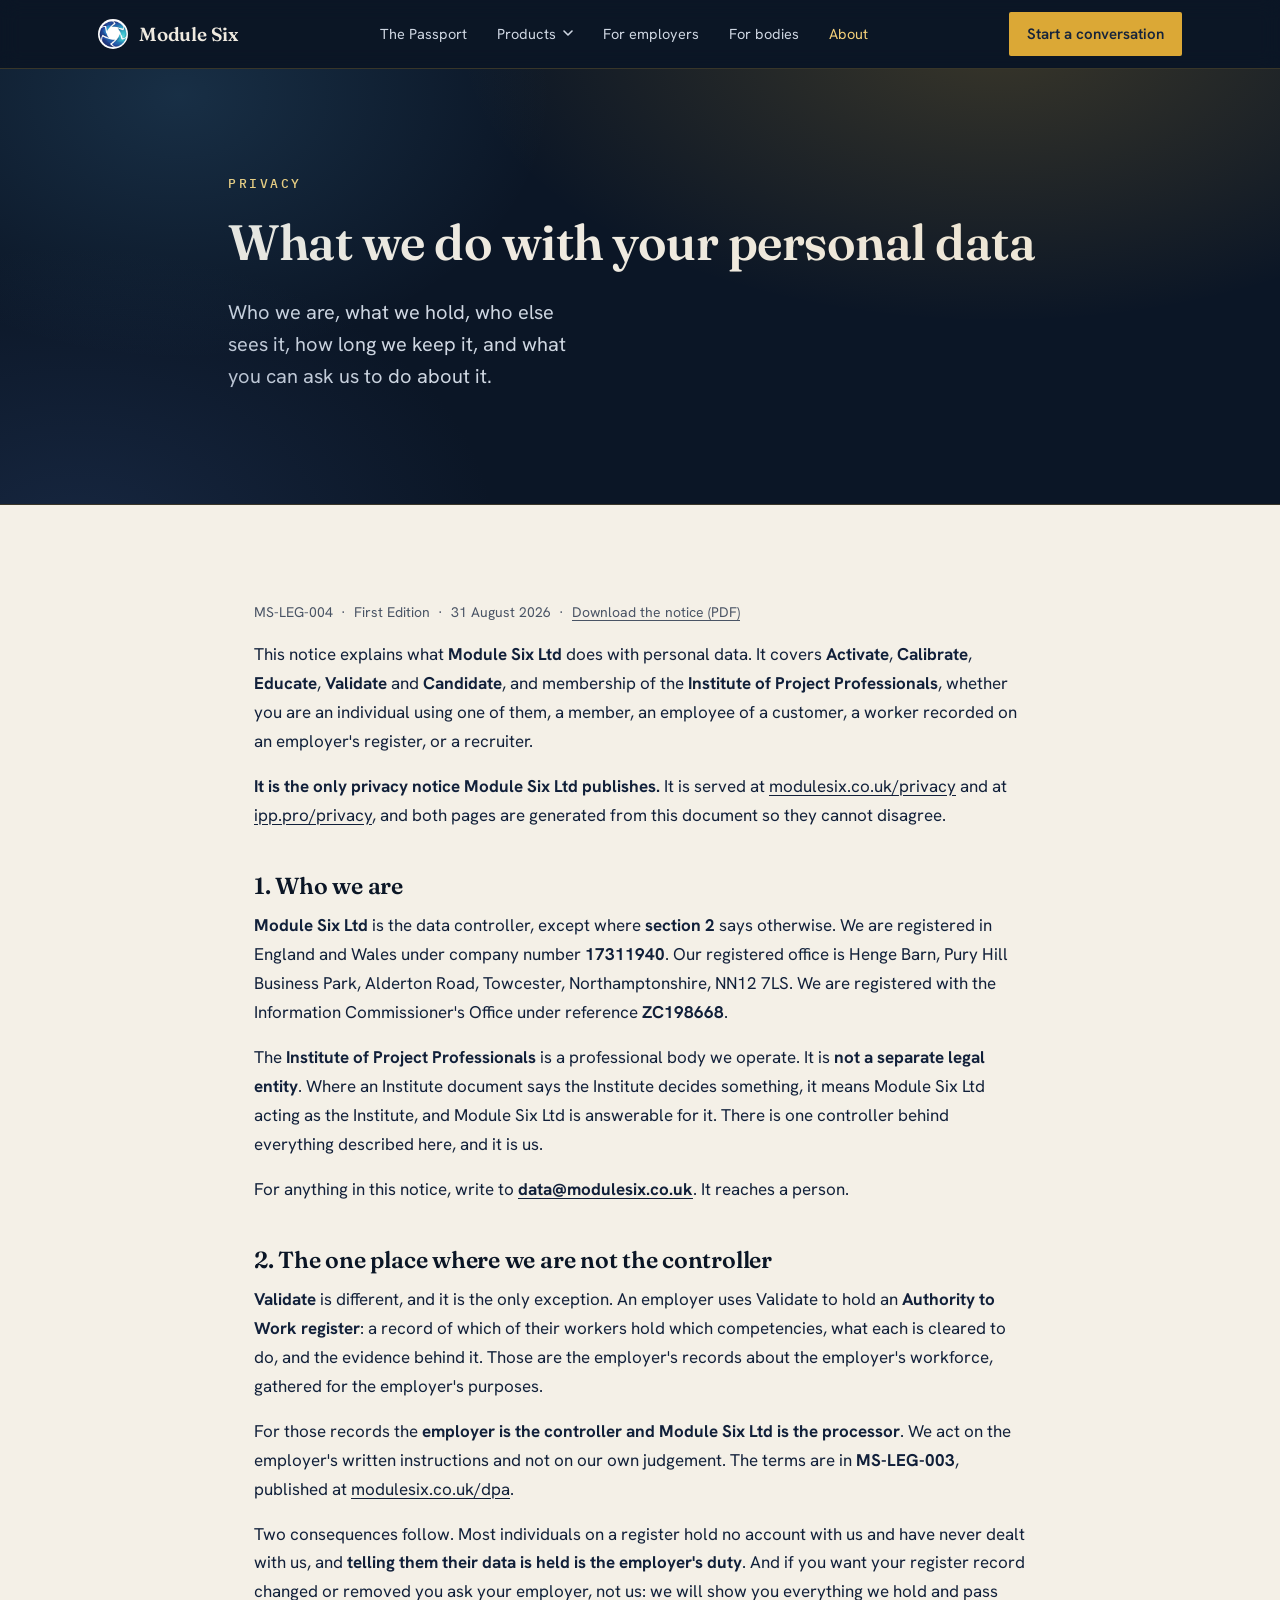
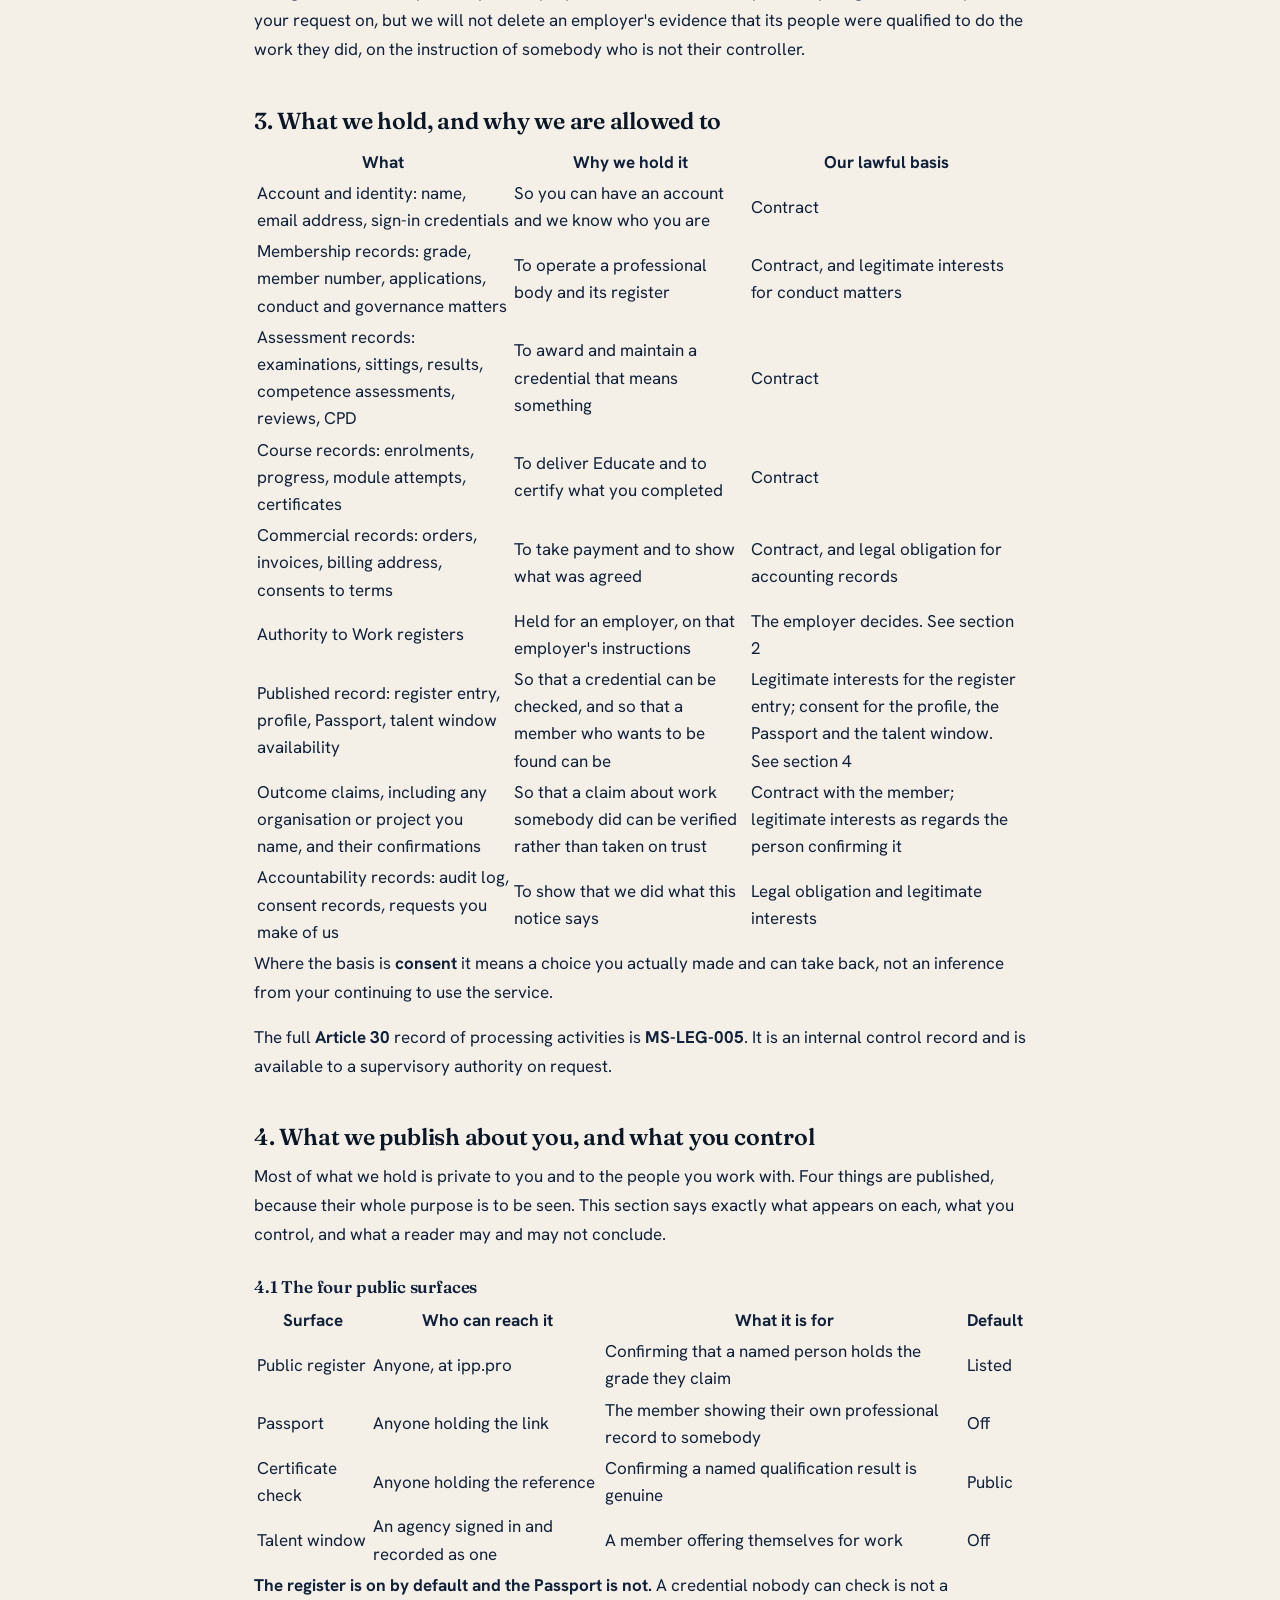
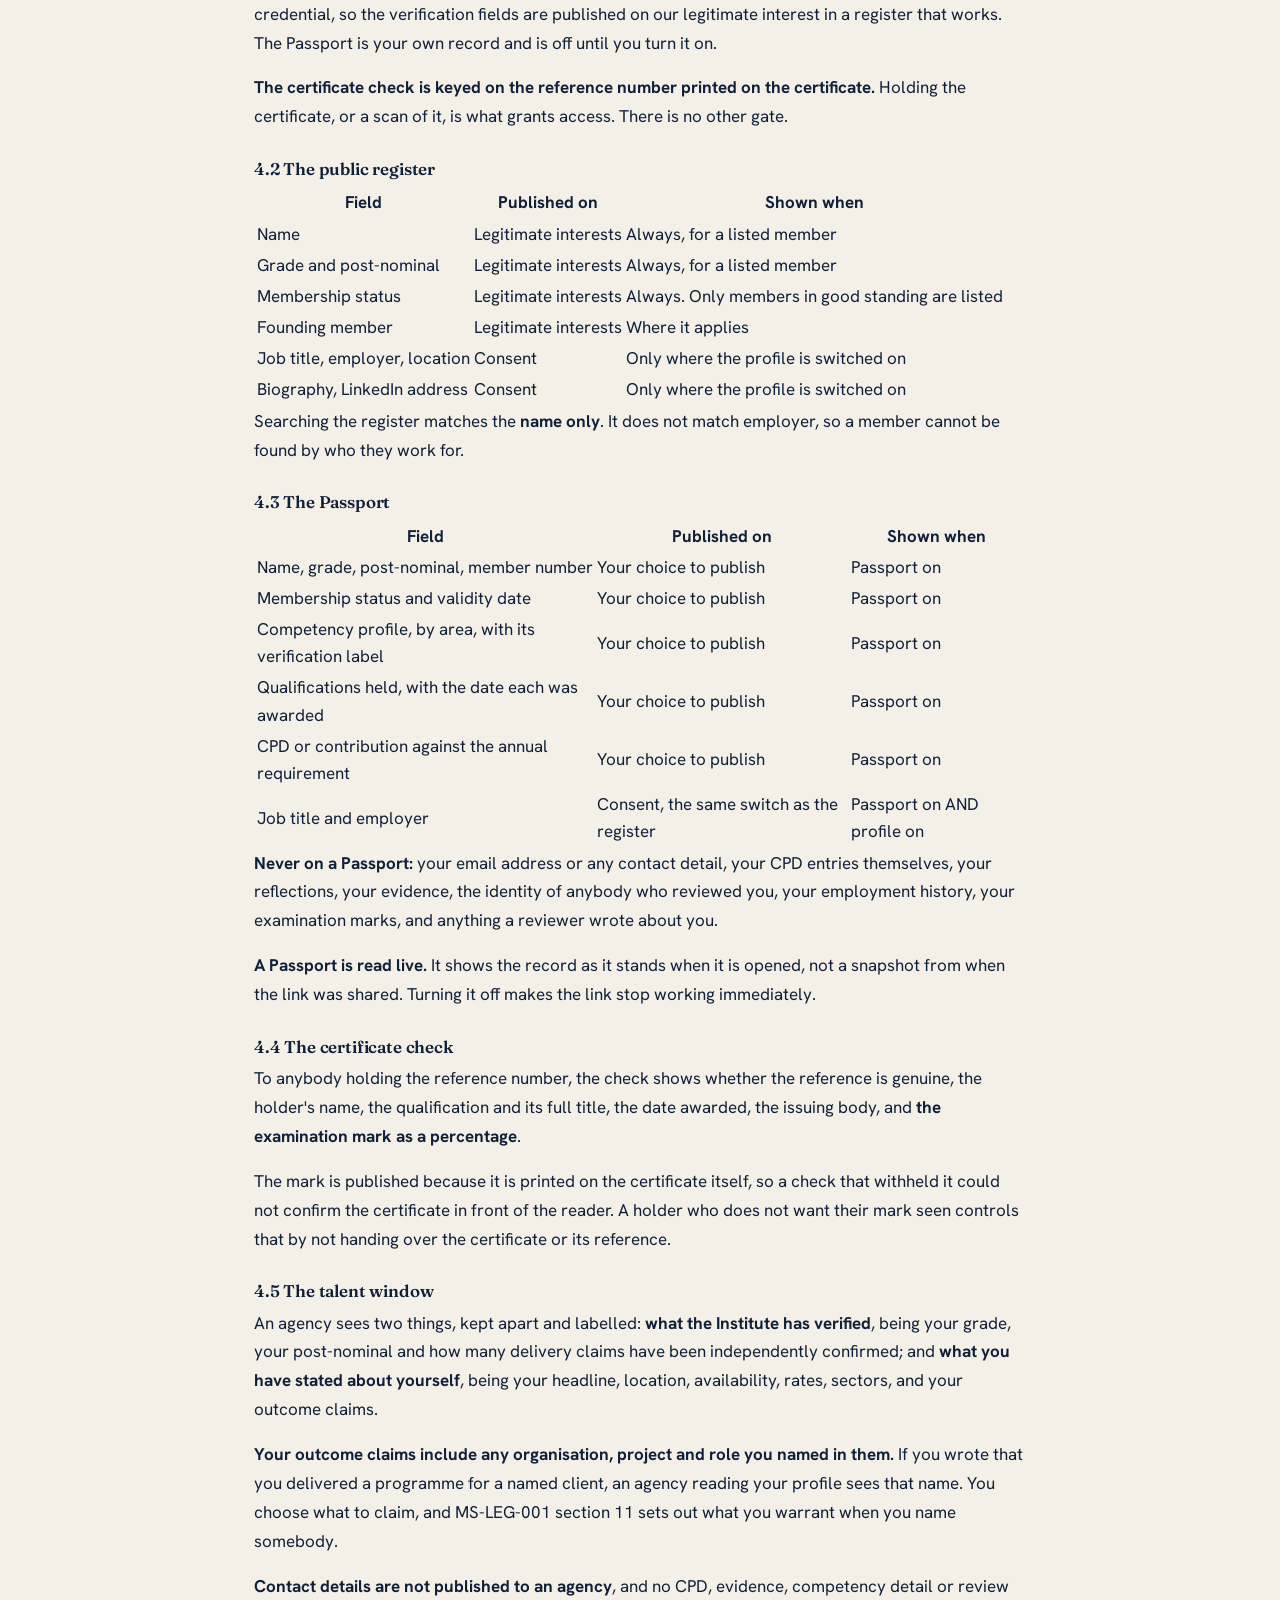
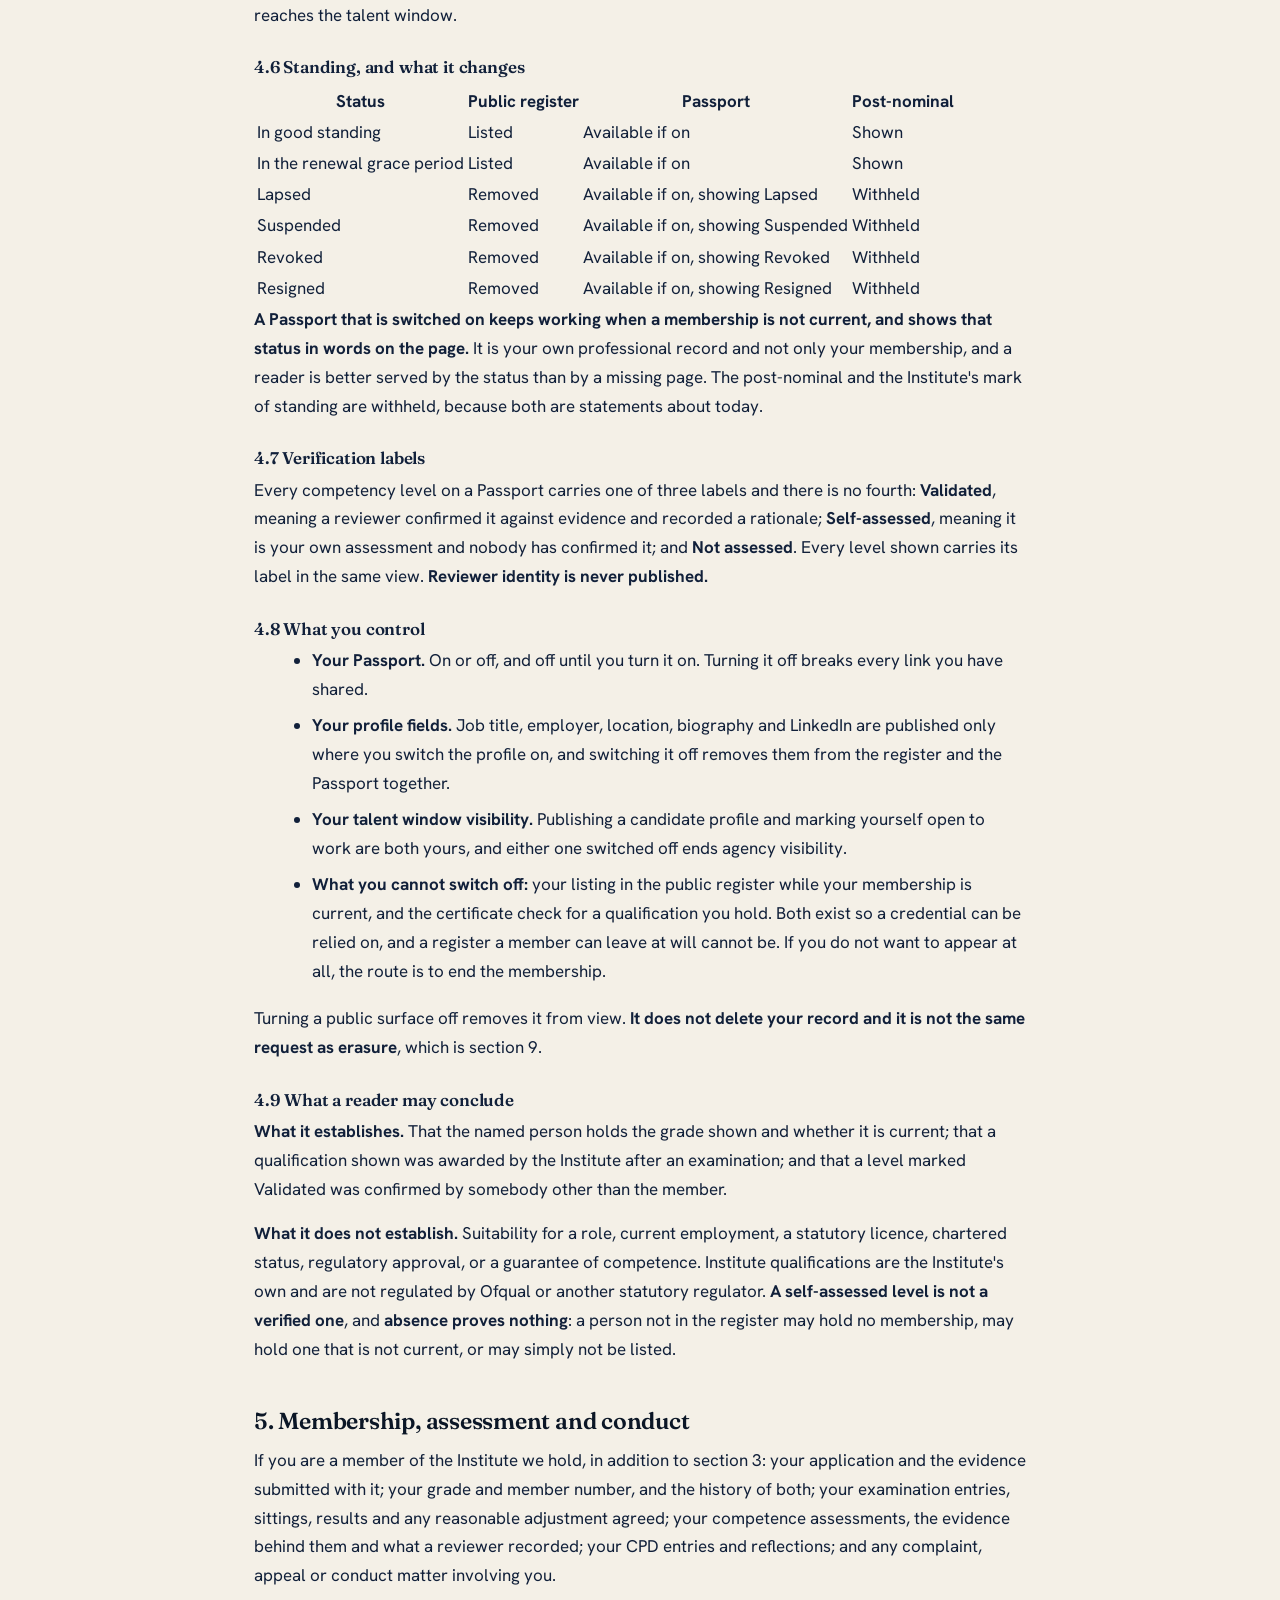
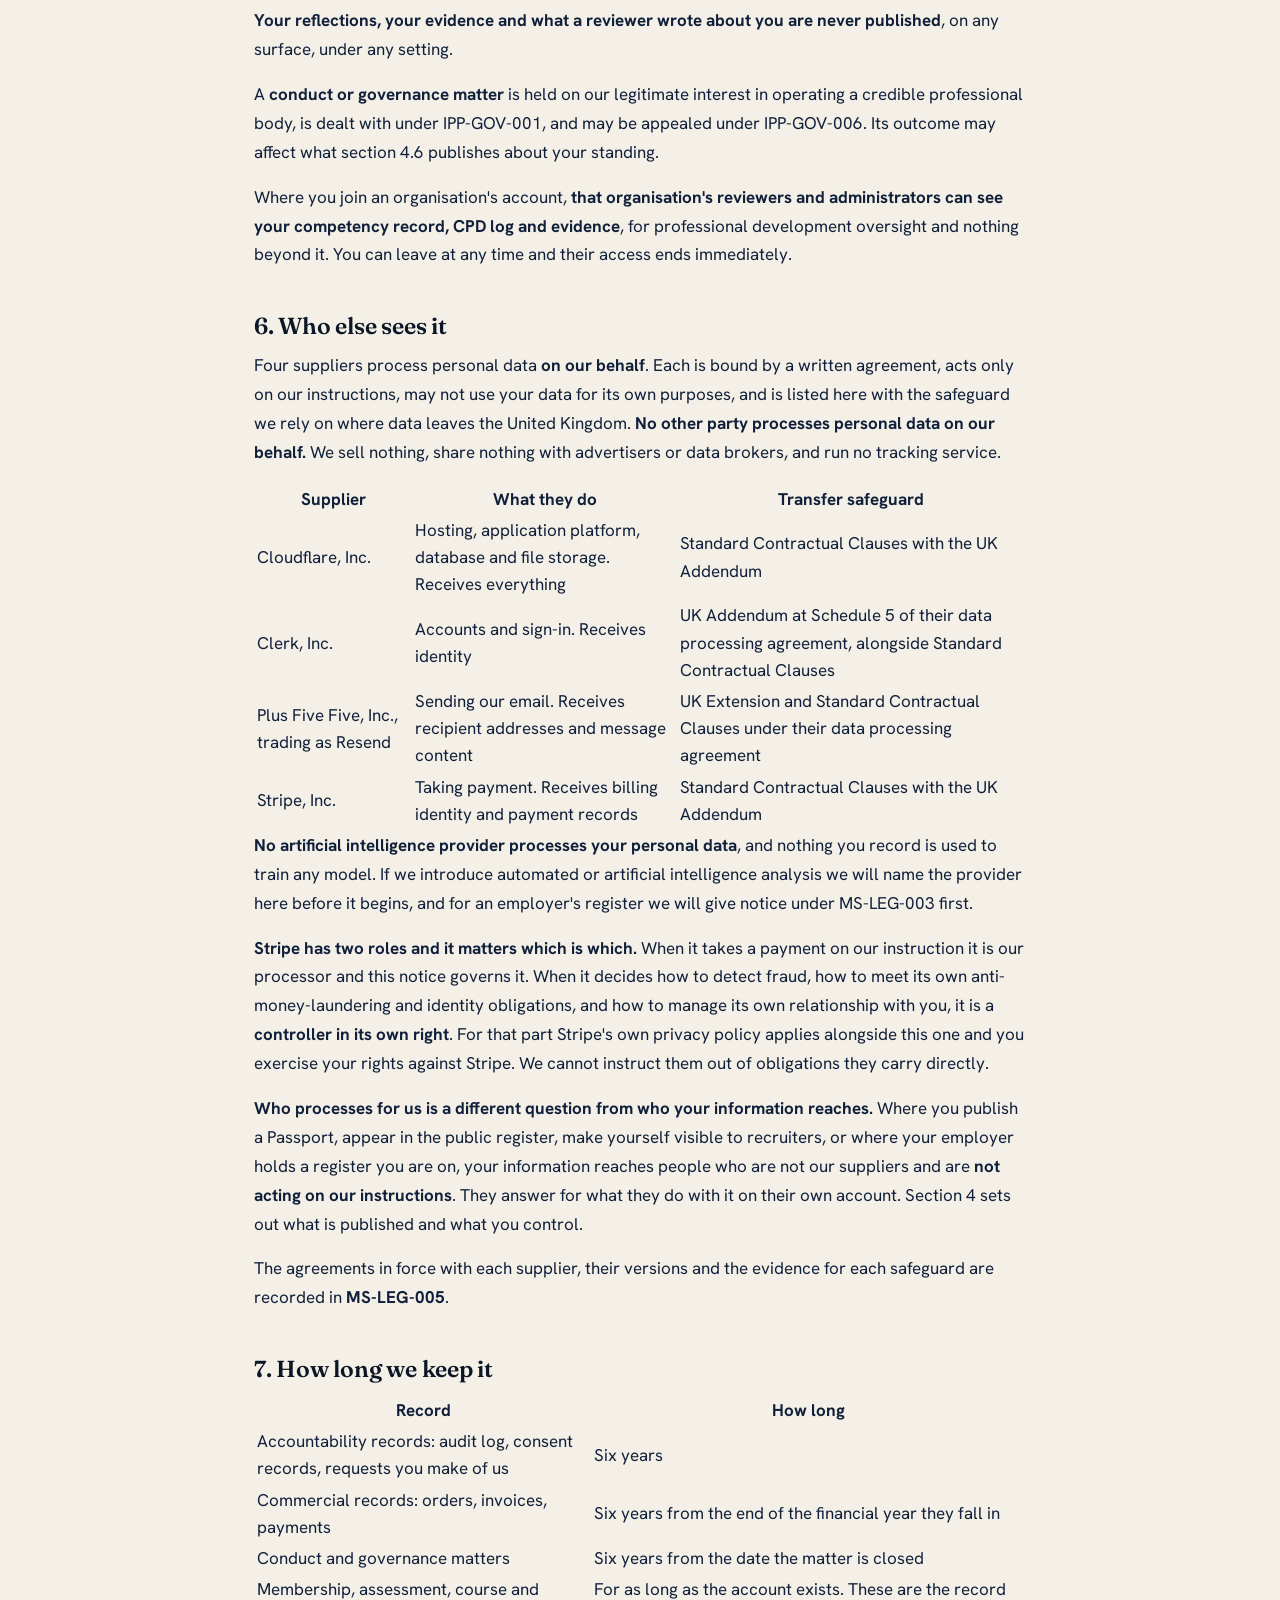
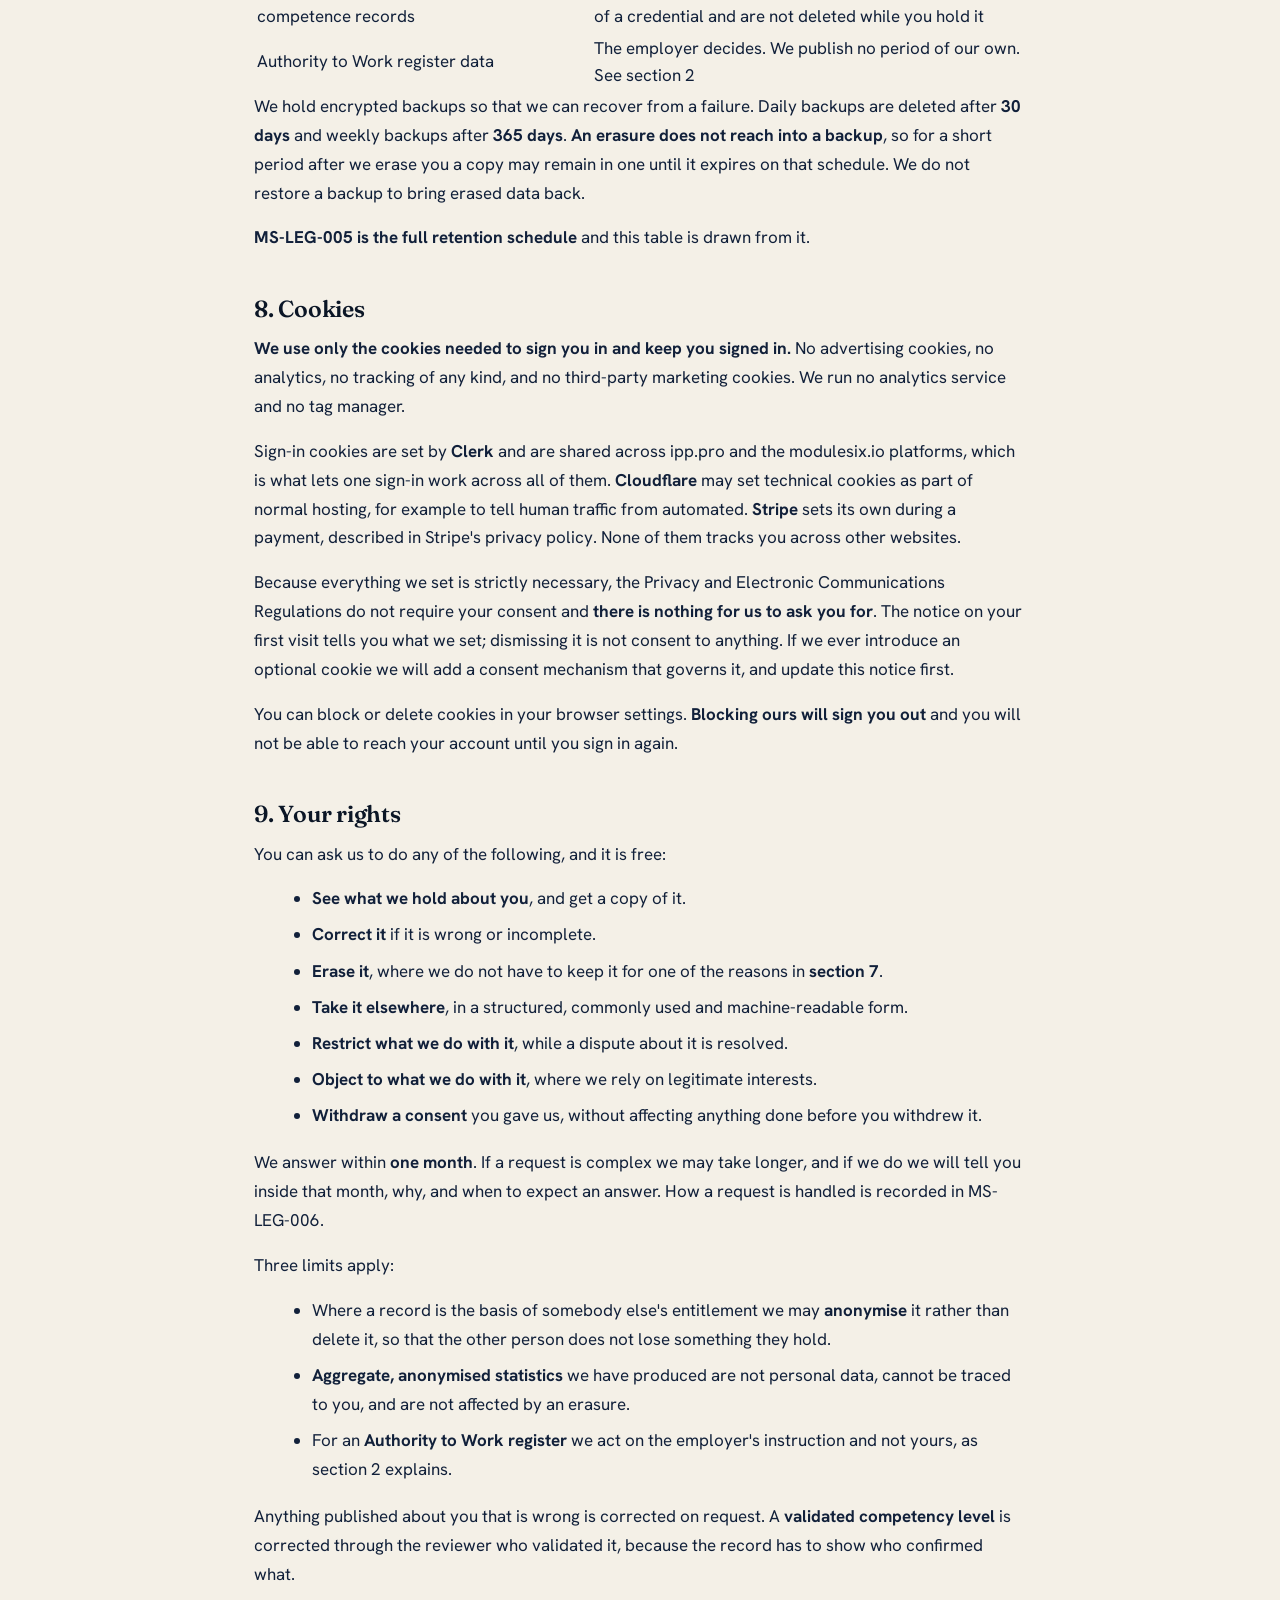
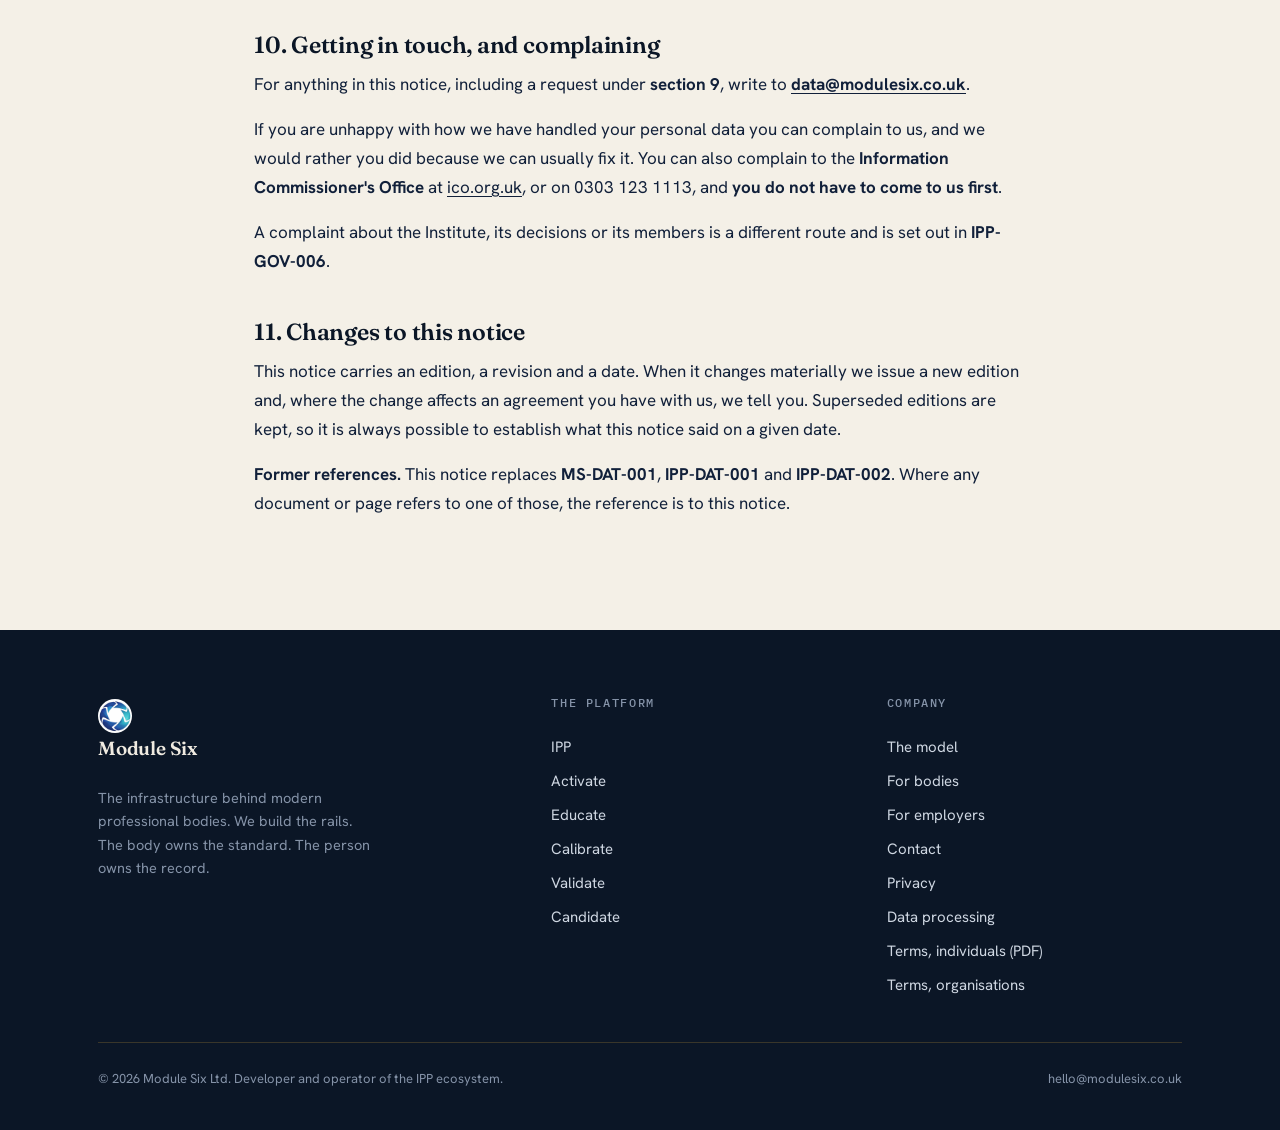
<file: privacy.html>
<!DOCTYPE html>
<html lang="en-GB">
<head>
<meta charset="utf-8">
<meta name="viewport" content="width=device-width, initial-scale=1">
<title>Privacy: what Module Six does with personal data</title>
<meta name="description" content="Module Six Ltd is the data controller for every product it operates, except Validate. What we hold, who else sees it, how long we keep it, and your rights.">
<meta name="theme-color" content="#0B1626">
<meta property="og:title" content="Privacy: what Module Six does with personal data">
<meta property="og:description" content="Module Six Ltd is the data controller for every product it operates, except Validate. What we hold, who else sees it, how long we keep it, and your rights.">
<meta property="og:type" content="website">
<meta property="og:url" content="https://modulesix.co.uk/privacy">
<link rel="canonical" href="https://modulesix.co.uk/privacy">
<meta property="og:image" content="https://modulesix.co.uk/assets/og.png">
<meta property="og:site_name" content="Module Six">
<meta name="twitter:card" content="summary_large_image">
<meta name="twitter:image" content="https://modulesix.co.uk/assets/og.png">
<script type="application/ld+json">
{"@context":"https://schema.org","@type":"Organization","name":"Module Six Ltd","url":"https://modulesix.co.uk","logo":"https://modulesix.co.uk/assets/logo.png","description":"Module Six builds and operates the infrastructure modern professional bodies run on: credentialing, learning, competency and CPD, with a member-owned portable record.","sameAs":["https://ipp.pro"]}
</script>
<link rel="stylesheet" href="css/fonts.css">
<style>
  :root{
    --ink:#0B1626;
    --ink-2:#11203A;
    --ink-panel:#0E1B30;
    --paper:#F4F0E7;
    --paper-2:#FBFAF5;
    --brass:#DBA836;
    --brass-bright:#F4D079;
    --sky:#5BB0E8;
    --sky-soft:rgba(91,176,232,.14);
    --slate:#8593A8;
    --cream:#EFEAE0;
    --cream-dim:#CFD7E2;
    --line-dark:rgba(219,168,54,.22);
    --line-light:rgba(17,32,58,.12);
    --maxw:1140px;
  }
  *{box-sizing:border-box;}
  html{scroll-behavior:smooth;}
  body{
    margin:0;background:var(--ink);color:var(--cream);
    font-family:"Hanken Grotesk",system-ui,-apple-system,Segoe UI,Roboto,sans-serif;
    font-size:17px;line-height:1.6;-webkit-font-smoothing:antialiased;
    text-rendering:optimizeLegibility;
  }
  h1,h2,h3{font-family:"Fraunces",Georgia,serif;font-weight:600;line-height:1.08;letter-spacing:-.01em;margin:0;}
  p{margin:0 0 1em;}
  a{color:inherit;}
  .wrap{max-width:var(--maxw);margin:0 auto;padding:0 28px;}
  .eyebrow{
    font-family:"IBM Plex Mono",ui-monospace,monospace;
    font-size:12.5px;font-weight:500;letter-spacing:.2em;text-transform:uppercase;
    color:var(--brass-bright);margin:0 0 22px;
  }
  .eyebrow.dark-on-light{color:#9A7325;}
  .reveal{opacity:0;transform:translateY(18px);transition:opacity .7s ease,transform .7s ease;}
  .reveal.in{opacity:1;transform:none;}

  /* NAV */
  header.nav{position:sticky;top:0;z-index:50;background:rgba(11,22,38,.82);backdrop-filter:blur(10px);border-bottom:1px solid var(--line-dark);}
  .nav-inner{display:flex;align-items:center;justify-content:space-between;height:68px;}
  .brand{display:flex;align-items:center;gap:11px;text-decoration:none;}
  .brand .glyph{width:26px;height:26px;flex:0 0 26px;}
  .brand .name{font-family:"Fraunces",serif;font-weight:600;font-size:19px;letter-spacing:-.01em;color:var(--cream);}
  .nav-links{display:flex;align-items:center;gap:30px;}
  .nav-links a{font-size:14.5px;text-decoration:none;color:var(--cream-dim);transition:color .2s;}
  .nav-links a:hover{color:var(--cream);}
  .nav-links a.active{color:var(--brass-bright);}
  .btn{
    display:inline-flex;align-items:center;gap:9px;font-family:"Hanken Grotesk",sans-serif;
    font-weight:600;font-size:15px;text-decoration:none;border-radius:2px;
    padding:12px 22px;transition:transform .18s ease,background .2s ease,color .2s ease,border-color .2s ease;
  }
  .btn-primary{background:var(--brass);color:#15233b;}
  .btn-primary:hover{background:var(--brass-bright);transform:translateY(-1px);}
  .btn-ghost{border:1px solid var(--line-dark);color:var(--cream);}
  .btn-ghost:hover{border-color:var(--brass);color:var(--cream);}
  .nav .btn{padding:10px 18px;}
  .nav-toggle{display:none;}

  /* HERO */
  .hero{position:relative;overflow:hidden;padding:104px 0 92px;border-bottom:1px solid var(--line-dark);}
  .hero::before{content:"";position:absolute;inset:0;background:
    radial-gradient(620px 440px at 14% 6%, rgba(91,176,232,.16), transparent 60%),
    radial-gradient(900px 480px at 78% -8%, rgba(219,168,54,.22), transparent 60%),
    radial-gradient(700px 500px at 6% 110%, rgba(40,64,104,.40), transparent 60%);
    pointer-events:none;}
  .hero-grid{position:relative;display:grid;grid-template-columns:1.05fr .95fr;gap:56px;align-items:center;}
  .hero h1{font-size:clamp(38px,5.6vw,68px);}
  .hero h1 .em{color:var(--brass-bright);font-style:italic;}
  .hero-sub{font-size:clamp(17px,2vw,20px);color:var(--cream-dim);max-width:33ch;margin-top:26px;}
  .hero-cta{display:flex;gap:14px;margin-top:34px;flex-wrap:wrap;}
  .hero-meta{margin-top:40px;display:flex;gap:30px;flex-wrap:wrap;font-size:14.5px;color:var(--cream-dim);}
  .hero-meta b{color:var(--cream);font-weight:600;}
  .hero-art{position:relative;}
  .hero-art svg{width:100%;height:auto;display:block;}

  /* SECTIONS */
  section{padding:96px 0;}
  .section-lede{font-size:clamp(26px,3.4vw,40px);font-family:"Fraunces",serif;font-weight:500;line-height:1.18;letter-spacing:-.015em;max-width:20ch;}
  .lead-2{max-width:48ch;color:var(--cream-dim);font-size:19px;margin-top:24px;}

  /* THESIS strip */
  .thesis{background:var(--ink-2);border-top:1px solid var(--line-dark);border-bottom:1px solid var(--line-dark);}
  .thesis .wrap{display:grid;grid-template-columns:1fr 1fr;gap:56px;align-items:center;}
  .pullquote{font-family:"Fraunces",serif;font-weight:500;font-size:clamp(24px,3vw,34px);line-height:1.22;letter-spacing:-.01em;}
  .pullquote .hl{color:var(--brass-bright);}
  .thesis-body p{color:var(--cream-dim);}

  /* MODEL / lattice */
  .model{background:var(--ink);}
  .model-head{max-width:62ch;margin-bottom:46px;}
  .lattice-wrap{border:1px solid var(--line-dark);border-radius:6px;background:linear-gradient(180deg,rgba(20,33,55,.5),rgba(11,22,38,.2));padding:30px 30px 22px;}
  .lattice-wrap svg{width:100%;height:auto;display:block;}
  .model-foot{display:grid;grid-template-columns:repeat(3,1fr);gap:30px;margin-top:42px;}
  .model-foot h3{font-size:19px;color:var(--cream);margin-bottom:8px;}
  .model-foot p{font-size:15px;color:var(--cream-dim);margin:0;}
  .honest{margin-top:40px;border-left:2px solid var(--brass);padding:6px 0 6px 22px;font-family:"Fraunces",serif;font-size:21px;line-height:1.35;color:var(--cream);max-width:40ch;}

  /* PRODUCTS (paper) */
  .paper{background:var(--paper);color:var(--ink-2);}
  .paper .eyebrow{color:#9A7325;}
  .paper h2{color:var(--ink);}
  .prod-head{display:flex;justify-content:space-between;align-items:flex-end;gap:30px;margin-bottom:46px;flex-wrap:wrap;}
  .prod-head .section-lede{color:var(--ink);}
  .prod-grid{display:grid;grid-template-columns:repeat(2,1fr);gap:22px;}
  .prod{background:var(--paper-2);border:1px solid var(--line-light);border-radius:6px;padding:30px 30px 26px;transition:transform .2s ease,box-shadow .2s ease,border-color .2s;}
  .prod:hover{transform:translateY(-3px);box-shadow:0 18px 40px -28px rgba(17,32,58,.5);border-color:rgba(219,168,54,.5);}
  .prod-top{display:flex;align-items:center;justify-content:space-between;margin-bottom:16px;}
  .prod-name{font-family:"Fraunces",serif;font-weight:600;font-size:24px;color:var(--ink);}
  .prod-tag{font-family:"IBM Plex Mono",monospace;font-size:11px;letter-spacing:.12em;text-transform:uppercase;color:#9A7325;}
  .prod p{color:#46566e;font-size:15.5px;margin:0 0 18px;}
  .prod .who{font-size:13px;color:var(--slate);font-weight:600;}
  .prod-link{font-family:"IBM Plex Mono",monospace;font-size:13px;color:#9A7325;text-decoration:none;border-bottom:1px solid rgba(154,115,37,.35);padding-bottom:1px;transition:color .2s,border-color .2s;}
  .prod-link:hover{color:var(--ink);border-color:var(--ink);}
  .prod-foot{display:flex;justify-content:space-between;align-items:center;margin-top:6px;gap:14px;}

  /* DIFFERENTIATORS (dark panel) */
  .diff{background:var(--ink-panel);}
  .diff-grid{display:grid;grid-template-columns:repeat(3,1fr);gap:1px;background:var(--line-dark);border:1px solid var(--line-dark);border-radius:6px;overflow:hidden;margin-top:46px;}
  .diff-cell{background:var(--ink);padding:32px 28px;}
  .diff-cell .num{font-family:"IBM Plex Mono",monospace;font-size:12px;color:var(--brass);letter-spacing:.1em;}
  .diff-cell h3{font-size:20px;color:var(--cream);margin:14px 0 10px;}
  .diff-cell p{font-size:15px;color:var(--cream-dim);margin:0;}

  /* SPLIT audience blocks */
  .split{background:var(--paper);color:var(--ink-2);}
  .split .wrap{display:grid;grid-template-columns:1fr 1fr;gap:24px;}
  .aud{background:var(--paper-2);border:1px solid var(--line-light);border-radius:6px;padding:40px;}
  .aud .eyebrow{color:#9A7325;}
  .aud h2{font-size:clamp(24px,3vw,32px);color:var(--ink);margin-bottom:18px;}
  .aud p{color:#46566e;font-size:16px;}
  .aud ul{list-style:none;margin:22px 0 28px;padding:0;}
  .aud li{position:relative;padding:9px 0 9px 26px;font-size:15.5px;color:#3a4a62;border-top:1px solid var(--line-light);}
  .aud li:first-child{border-top:none;}
  .aud li::before{content:"";position:absolute;left:2px;top:16px;width:8px;height:8px;background:var(--brass);border-radius:1px;transform:rotate(45deg);}
  .btn-dark{background:var(--ink);color:var(--cream);}
  .btn-dark:hover{background:var(--ink-2);transform:translateY(-1px);}

  /* PROOF */
  .proof{background:var(--ink);border-top:1px solid var(--line-dark);}
  .proof-grid{display:grid;grid-template-columns:.85fr 1.15fr;gap:56px;align-items:start;}
  .stat-row{display:flex;gap:46px;flex-wrap:wrap;margin:34px 0 0;}
  .stat .n{font-family:"Fraunces",serif;font-size:46px;font-weight:600;color:var(--brass-bright);line-height:1;}
  .stat .l{font-size:13.5px;color:var(--slate);margin-top:8px;max-width:18ch;}
  .live-list{display:grid;gap:1px;background:var(--line-dark);border:1px solid var(--line-dark);border-radius:6px;overflow:hidden;}
  .live-row{background:var(--ink);padding:18px 24px;display:flex;align-items:flex-start;gap:16px;}
  .live-row .dot{margin-top:7px;width:8px;height:8px;border-radius:50%;background:var(--brass-bright);flex:0 0 8px;box-shadow:0 0 0 4px rgba(221,178,99,.12);}
  .live-row .dot.soon{background:transparent;border:1.5px solid var(--slate);box-shadow:none;}
  .live-row span{font-size:15px;color:var(--cream-dim);}
  .live-row b{color:var(--cream);font-weight:600;}
  .live-row > span:not(.live-tag){flex:1 1 auto;}
  .live-tag{flex:0 0 96px;text-align:right;white-space:nowrap;font-family:"IBM Plex Mono",monospace;font-size:10.5px;letter-spacing:.1em;text-transform:uppercase;color:var(--brass);padding-top:2px;}
  .live-tag.soon{color:var(--slate);}

  /* CTA band */
  .cta-band{background:var(--ink-2);border-top:1px solid var(--line-dark);border-bottom:1px solid var(--line-dark);text-align:center;}
  .cta-band h2{font-size:clamp(30px,4.4vw,52px);max-width:18ch;margin:0 auto 22px;}
  .cta-band p{color:var(--cream-dim);max-width:48ch;margin:0 auto 32px;font-size:18px;}

  /* FOOTER */
  footer{background:var(--ink);padding:64px 0 40px;}
  .foot-grid{display:grid;grid-template-columns:1.4fr 1fr 1fr;gap:40px;padding-bottom:40px;border-bottom:1px solid var(--line-dark);}
  .foot-grid h4{font-family:"IBM Plex Mono",monospace;font-size:11.5px;letter-spacing:.14em;text-transform:uppercase;color:var(--slate);margin:0 0 18px;font-weight:500;}
  .foot-grid a{display:block;text-decoration:none;color:var(--cream-dim);font-size:15px;padding:5px 0;transition:color .2s;}
  .foot-grid a:hover{color:var(--brass-bright);}
  .foot-blurb{color:var(--slate);font-size:14.5px;max-width:34ch;margin-top:18px;}
  .foot-bottom{display:flex;justify-content:space-between;align-items:center;gap:20px;padding-top:26px;flex-wrap:wrap;}
  .foot-bottom small{color:var(--slate);font-size:13px;}

  @media (max-width:900px){
    .hero-grid,.thesis .wrap,.split .wrap,.proof-grid{grid-template-columns:1fr;gap:40px;}
    .hero-art{order:-1;max-width:460px;}
    .prod-grid,.diff-grid,.model-foot{grid-template-columns:1fr;}
    .diff-grid{gap:1px;}
    .foot-grid{grid-template-columns:1fr 1fr;}
    .nav-links{display:none;}
    .nav .btn-ghost{display:none;}
  }
  @media (max-width:560px){
    section{padding:72px 0;}
    .hero{padding:72px 0 64px;}
    .foot-grid{grid-template-columns:1fr;}
    .stat-row{gap:30px;}
  }
  /* logo */
  .brand .logo{width:30px;height:30px;flex:0 0 30px;display:block;border-radius:50%;}
  footer .brand .logo{width:34px;height:34px;flex:0 0 34px;}

  /* products dropdown */
  .has-dd{position:relative;}
  .dd-trigger{display:inline-flex;align-items:center;gap:7px;cursor:pointer;background:none;border:0;font-family:inherit;font-size:14.5px;color:var(--cream-dim);padding:0;transition:color .2s;}
  .has-dd:hover .dd-trigger,.has-dd:focus-within .dd-trigger{color:var(--cream);}
  .dd-trigger .caret{transition:transform .22s ease;}
  .has-dd:hover .caret,.has-dd:focus-within .caret{transform:rotate(180deg);}
  .dd-menu{position:absolute;top:calc(100% + 16px);left:50%;transform:translateX(-50%) translateY(8px);min-width:312px;background:#0E1B30;border:1px solid var(--line-dark);border-radius:9px;padding:8px;opacity:0;visibility:hidden;transition:opacity .2s ease,transform .2s ease;box-shadow:0 26px 64px -30px rgba(0,0,0,.75);z-index:60;}
  .dd-menu::before{content:"";position:absolute;top:-18px;left:0;right:0;height:18px;}
  .has-dd:hover .dd-menu,.has-dd:focus-within .dd-menu{opacity:1;visibility:visible;transform:translateX(-50%) translateY(0);}
  .dd-item{display:flex;gap:12px;align-items:flex-start;padding:11px 13px;border-radius:6px;text-decoration:none;transition:background .15s ease;}
  .dd-item:hover{background:rgba(219,168,54,.10);}
  .dd-dot{width:7px;height:7px;border-radius:2px;background:var(--brass);transform:rotate(45deg);margin-top:6px;flex:0 0 7px;}
  .dd-item .tx{display:flex;flex-direction:column;}
  .dd-item .nm{font-weight:600;color:var(--cream);font-size:14.5px;}
  .dd-item .ds{font-size:12.5px;color:var(--slate);margin-top:2px;}
  .dd-sep{height:1px;background:var(--line-dark);margin:8px 13px 4px;}
  .dd-group{padding:4px 13px 6px;font-family:"IBM Plex Mono",monospace;font-size:10.5px;letter-spacing:.14em;text-transform:uppercase;color:var(--slate);}

  @media (prefers-reduced-motion:reduce){
    .reveal{opacity:1;transform:none;transition:none;}
    html{scroll-behavior:auto;}
    .draw{stroke-dasharray:none!important;stroke-dashoffset:0!important;animation:none!important;}
  }

  .ptable{width:100%;border-collapse:collapse;margin-top:24px;border:1px solid var(--line-light);border-radius:8px;overflow:hidden;}
  .ptable th,.ptable td{text-align:left;padding:14px 18px;font-size:14.5px;border-top:1px solid var(--line-light);}
  .ptable thead th{background:var(--paper-2);font-family:"IBM Plex Mono",monospace;font-size:11px;letter-spacing:.1em;text-transform:uppercase;color:#9A7325;border-top:none;}
  .ptable td.price{font-family:"Fraunces",serif;font-weight:600;font-size:18px;color:var(--ink);}
  .ptable tr td:first-child{font-weight:600;color:var(--ink);}
  .pnote{font-size:13.5px;color:var(--slate);margin-top:14px;}
  .pcard-row{display:grid;grid-template-columns:1fr 1fr;gap:22px;margin-top:8px;}
  @media (max-width:780px){.pcard-row{grid-template-columns:1fr;}}


  /* mobile menu */
  .nav-toggle{display:none;width:36px;height:36px;border:0;background:none;cursor:pointer;flex-direction:column;justify-content:center;gap:5px;padding:6px;}
  .nav-toggle span{display:block;height:2px;background:var(--cream);border-radius:2px;transition:transform .25s ease,opacity .2s ease;}
  .nav-toggle.open span:nth-child(1){transform:translateY(7px) rotate(45deg);}
  .nav-toggle.open span:nth-child(2){opacity:0;}
  .nav-toggle.open span:nth-child(3){transform:translateY(-7px) rotate(-45deg);}
  .mnav{position:fixed;top:68px;left:0;right:0;z-index:49;background:#0E1B30;border-bottom:1px solid var(--line-dark);padding:8px 0 16px;box-shadow:0 24px 50px -24px rgba(0,0,0,.7);display:none;flex-direction:column;}
  .mnav.open{display:flex;}
  .mnav a{padding:14px 28px;text-decoration:none;color:var(--cream);font-size:17px;border-top:1px solid rgba(255,255,255,.05);}
  .mnav a:first-child{border-top:none;}
  .mnav .mnav-group{padding:16px 28px 4px;font-family:"IBM Plex Mono",monospace;font-size:11px;letter-spacing:.14em;text-transform:uppercase;color:var(--slate);}
  .mnav .mnav-sub{padding-left:42px;font-size:15px;color:var(--cream-dim);border-top:none;}
  .mnav .mnav-cta{margin:14px 24px 4px;background:var(--brass);color:#15233b;border-radius:5px;text-align:center;font-weight:600;border-top:none;}
  @media (max-width:900px){ .nav-toggle{display:flex;} }
  @media (min-width:901px){ .mnav{display:none !important;} }


  /* mobile menu */
  .nav-burger{display:none;flex-direction:column;gap:5px;background:none;border:0;cursor:pointer;padding:8px;margin-left:auto;}
  .nav-burger span{width:24px;height:2px;background:var(--cream);border-radius:2px;transition:transform .25s ease,opacity .2s ease;}
  .nav-burger.open span:nth-child(1){transform:translateY(7px) rotate(45deg);}
  .nav-burger.open span:nth-child(2){opacity:0;}
  .nav-burger.open span:nth-child(3){transform:translateY(-7px) rotate(-45deg);}
  .mobile-menu{display:none;position:fixed;top:68px;left:0;right:0;background:var(--ink-2);border-top:1px solid var(--line-dark);border-bottom:1px solid var(--line-dark);padding:14px 28px 26px;z-index:49;box-shadow:0 30px 60px -30px rgba(0,0,0,.7);max-height:calc(100vh - 68px);overflow-y:auto;}
  .mobile-menu.open{display:block;}
  .mobile-menu>a{display:block;font-size:17px;color:var(--cream);text-decoration:none;padding:14px 0;border-top:1px solid var(--line-dark);}
  .mobile-menu>a:first-child{border-top:none;}
  .mm-group{border-top:1px solid var(--line-dark);padding:8px 0 10px;}
  .mm-h{display:block;font-family:"IBM Plex Mono",monospace;font-size:11px;letter-spacing:.14em;text-transform:uppercase;color:var(--slate);padding:8px 0 4px;}
  .mm-group a{display:block;color:var(--cream-dim);text-decoration:none;padding:10px 0 10px 14px;font-size:16px;}
  .mm-cta{display:block;margin-top:16px;text-align:center;}
  @media (max-width:900px){ .nav-burger{display:flex;} .nav-inner > .btn-primary{display:none;} }

  .mobile-menu .mm-label{font-family:"IBM Plex Mono",monospace;font-size:10.5px;letter-spacing:.16em;text-transform:uppercase;color:var(--slate);padding:20px 0 2px;}
  .mobile-menu a.mm-cta{margin-top:18px;border-top:none;background:var(--brass);color:#15233b;font-weight:700;text-align:center;border-radius:10px;padding:15px 0;}
  /* Skip link. WCAG 2.4.1 Level A. Off-screen until focused, so pointer users
     see no change and a keyboard user can bypass the nav and the product
     dropdown. Same shape as the one on shop-web/invoice.html. */
  .ms6-skip{position:fixed;left:-9999px;top:0;z-index:99999}
  .ms6-skip:focus{left:8px;top:8px;padding:10px 14px;background:#15233b;color:#fff;
    border-radius:0 0 6px 6px;font:600 14px/1.2 system-ui,-apple-system,sans-serif;
    text-decoration:none;box-shadow:0 2px 10px rgba(0,0,0,.3)}
</style>
<style>
  .legal{max-width:820px;margin:0 auto;padding:0 24px}
  .legal h2{font-size:1.45rem;margin:2.6rem 0 .7rem;line-height:1.25}
  .legal h3{font-size:1.06rem;margin:1.8rem 0 .5rem}
  .legal p{margin:0 0 1rem;line-height:1.7}
  .legal ul{margin:0 0 1.15rem 1.15rem;line-height:1.7}
  .legal li{margin:0 0 .45rem}
  .legal .docbox{border:1px solid var(--line-light);border-radius:10px;padding:20px 22px;margin:1.4rem 0;background:var(--paper-2)}
  .legal .docbox .ref{font-size:.8rem;letter-spacing:.08em;text-transform:uppercase;color:var(--slate);margin:0 0 .35rem}
  .legal .docbox .name{font-size:1.1rem;font-weight:600;margin:0 0 .5rem}
  .legal .meta{font-size:.875rem;color:var(--slate)}
  .legal a{color:#11203A;text-decoration:underline;text-underline-offset:3px}
</style>
<link rel="icon" href="/favicon.svg" type="image/svg+xml">
<link rel="icon" href="/favicon.ico" sizes="any">
<link rel="apple-touch-icon" href="/apple-touch-icon.png">
</head>
<body>
<a class="ms6-skip" href="#ms6-main">Skip to main content</a>

<header class="nav">
  <div class="wrap nav-inner">
    <a class="brand" href="index.html" aria-label="Module Six home">
      <img class="logo" src="[data-uri]" alt="" width="30" height="30">
      <span class="name">Module Six</span>
    </a>
    <nav class="nav-links" aria-label="Primary">
      <a class="nl" href="the-passport.html">The Passport</a>
      <div class="has-dd">
        <button class="dd-trigger" aria-haspopup="true" aria-expanded="false">Products
          <svg class="caret" width="10" height="7" viewBox="0 0 10 7" fill="none" aria-hidden="true"><path d="M1 1l4 4 4-4" stroke="currentColor" stroke-width="1.6" stroke-linecap="round" stroke-linejoin="round"/></svg>
        </button>
        <div class="dd-menu" role="menu">
          <a class="dd-item" role="menuitem" href="https://activate.modulesix.io" target="_blank" rel="noopener"><span class="dd-dot"></span><span class="tx"><span class="nm">Activate</span><span class="ds">Qualify: pathways and exams</span></span></a>
          <a class="dd-item" role="menuitem" href="courses.html"><span class="dd-dot"></span><span class="tx"><span class="nm">Educate</span><span class="ds">Open learning and CPD, the widest way in</span></span></a>
          <a class="dd-item" role="menuitem" href="calibrate.html"><span class="dd-dot"></span><span class="tx"><span class="nm">Calibrate</span><span class="ds">The Passport and the employer platform</span></span></a><a class="dd-item" role="menuitem" href="validate.html"><span class="dd-dot"></span><span class="tx"><span class="nm">Validate</span><span class="ds">Authority to Work compliance</span></span></a><a class="dd-item" role="menuitem" href="candidate.html"><span class="dd-dot"></span><span class="tx"><span class="nm">Candidate</span><span class="ds">Verified talent, open to work</span></span></a>
          <div class="dd-sep"></div>
          <div class="dd-group">The live body</div>
          <a class="dd-item" role="menuitem" href="https://ipp.pro" target="_blank" rel="noopener"><span class="dd-dot body"></span><span class="tx"><span class="nm">IPP</span><span class="ds">The Institute of Project Professionals, live on the rails</span></span></a>
        </div>
      </div>
      <a class="nl" href="calibrate.html">For employers</a>
      <a class="nl" href="for-bodies.html">For bodies</a>
      <a class="nl active" href="about.html">About</a>
    </nav>
    <a class="btn btn-primary" href="index.html#contact">Start a conversation</a>
    <button class="nav-toggle" aria-label="Open menu" aria-expanded="false"><span></span><span></span><span></span></button>
  </div>
</header>

<div class="mnav" id="mnav">
  <a href="the-passport.html">The Passport</a>
  <div class="mnav-group">Products</div>
  <a class="mnav-sub" href="https://activate.modulesix.io" target="_blank" rel="noopener">Activate</a>
  <a class="mnav-sub" href="courses.html">Educate</a>
  <a class="mnav-sub" href="calibrate.html">Calibrate</a><a class="mnav-sub" href="validate.html">Validate</a><a class="mnav-sub" href="candidate.html">Candidate</a>
  <div class="mnav-group">The live body</div>
  <a class="mnav-sub" href="https://ipp.pro" target="_blank" rel="noopener">IPP</a>
  <a href="calibrate.html">For employers</a>
  <a href="for-bodies.html">For bodies</a>
  <a href="about.html">About</a>
  <a class="mnav-cta" href="index.html#contact">Start a conversation</a>
</div>

<a id="top"></a>
<section class="hero" id="ms6-main" tabindex="-1">
  <div class="wrap" style="max-width:880px;">
    <p class="eyebrow reveal">Privacy</p>
    <h1 class="reveal" style="font-size:clamp(2rem,4.4vw,3.1rem);line-height:1.1;margin:.4rem 0 1rem">What we do with your personal data</h1>
    <p class="hero-sub reveal">Who we are, what we hold, who else sees it, how long we keep it, and what you can ask us to do about it.</p>
  </div>
</section>

<section class="paper">
<div class="legal">
<!-- MS-LEG-004:META -->
    <p style="font-size:0.875rem;opacity:.75">MS-LEG-004 &nbsp;·&nbsp; First Edition &nbsp;·&nbsp; 31 August 2026 &nbsp;·&nbsp; <a href="assets/docs/MS-LEG-004_Privacy_Notice_First_Edition.pdf">Download the notice (PDF)</a></p>
    <!-- /MS-LEG-004:META -->
<!-- MS-LEG-004:BODY -->
    <div class="legal-section">
      <p>This notice explains what <b>Module Six Ltd</b> does with personal data. It covers <b>Activate</b>, <b>Calibrate</b>, <b>Educate</b>, <b>Validate</b> and <b>Candidate</b>, and membership of the <b>Institute of Project Professionals</b>, whether you are an individual using one of them, a member, an employee of a customer, a worker recorded on an employer's register, or a recruiter.</p>
      <p><b>It is the only privacy notice Module Six Ltd publishes.</b> It is served at <a href="https://modulesix.co.uk/privacy">modulesix.co.uk/privacy</a> and at <a href="https://ipp.pro/privacy">ipp.pro/privacy</a>, and both pages are generated from this document so they cannot disagree.</p>
    </div>
    <div class="legal-section">
      <h2>1. Who we are</h2>
      <p><b>Module Six Ltd</b> is the data controller, except where <b>section 2</b> says otherwise. We are registered in England and Wales under company number <b>17311940</b>. Our registered office is Henge Barn, Pury Hill Business Park, Alderton Road, Towcester, Northamptonshire, NN12 7LS. We are registered with the Information Commissioner's Office under reference <b>ZC198668</b>.</p>
      <p>The <b>Institute of Project Professionals</b> is a professional body we operate. It is <b>not a separate legal entity</b>. Where an Institute document says the Institute decides something, it means Module Six Ltd acting as the Institute, and Module Six Ltd is answerable for it. There is one controller behind everything described here, and it is us.</p>
      <p>For anything in this notice, write to <b><a href="mailto:data@modulesix.co.uk">data@modulesix.co.uk</a></b>. It reaches a person.</p>
    </div>
    <div class="legal-section">
      <h2>2. The one place where we are not the controller</h2>
      <p><b>Validate</b> is different, and it is the only exception. An employer uses Validate to hold an <b>Authority to Work register</b>: a record of which of their workers hold which competencies, what each is cleared to do, and the evidence behind it. Those are the employer's records about the employer's workforce, gathered for the employer's purposes.</p>
      <p>For those records the <b>employer is the controller and Module Six Ltd is the processor</b>. We act on the employer's written instructions and not on our own judgement. The terms are in <b>MS-LEG-003</b>, published at <a href="https://modulesix.co.uk/dpa">modulesix.co.uk/dpa</a>.</p>
      <p>Two consequences follow. Most individuals on a register hold no account with us and have never dealt with us, and <b>telling them their data is held is the employer's duty</b>. And if you want your register record changed or removed you ask your employer, not us: we will show you everything we hold and pass your request on, but we will not delete an employer's evidence that its people were qualified to do the work they did, on the instruction of somebody who is not their controller.</p>
    </div>
    <div class="legal-section">
      <h2>3. What we hold, and why we are allowed to</h2>
      <table class="legal-table">
        <thead><tr><th>What</th><th>Why we hold it</th><th>Our lawful basis</th></tr></thead>
        <tbody>
          <tr><td>Account and identity: name, email address, sign-in credentials</td><td>So you can have an account and we know who you are</td><td>Contract</td></tr>
          <tr><td>Membership records: grade, member number, applications, conduct and governance matters</td><td>To operate a professional body and its register</td><td>Contract, and legitimate interests for conduct matters</td></tr>
          <tr><td>Assessment records: examinations, sittings, results, competence assessments, reviews, CPD</td><td>To award and maintain a credential that means something</td><td>Contract</td></tr>
          <tr><td>Course records: enrolments, progress, module attempts, certificates</td><td>To deliver Educate and to certify what you completed</td><td>Contract</td></tr>
          <tr><td>Commercial records: orders, invoices, billing address, consents to terms</td><td>To take payment and to show what was agreed</td><td>Contract, and legal obligation for accounting records</td></tr>
          <tr><td>Authority to Work registers</td><td>Held for an employer, on that employer's instructions</td><td>The employer decides. See section 2</td></tr>
          <tr><td>Published record: register entry, profile, Passport, talent window availability</td><td>So that a credential can be checked, and so that a member who wants to be found can be</td><td>Legitimate interests for the register entry; consent for the profile, the Passport and the talent window. See section 4</td></tr>
          <tr><td>Outcome claims, including any organisation or project you name, and their confirmations</td><td>So that a claim about work somebody did can be verified rather than taken on trust</td><td>Contract with the member; legitimate interests as regards the person confirming it</td></tr>
          <tr><td>Accountability records: audit log, consent records, requests you make of us</td><td>To show that we did what this notice says</td><td>Legal obligation and legitimate interests</td></tr>
        </tbody>
      </table>
      <p>Where the basis is <b>consent</b> it means a choice you actually made and can take back, not an inference from your continuing to use the service.</p>
      <p>The full <b>Article 30</b> record of processing activities is <b>MS-LEG-005</b>. It is an internal control record and is available to a supervisory authority on request.</p>
    </div>
    <div class="legal-section">
      <h2>4. What we publish about you, and what you control</h2>
      <p>Most of what we hold is private to you and to the people you work with. Four things are published, because their whole purpose is to be seen. This section says exactly what appears on each, what you control, and what a reader may and may not conclude.</p>
      <h3>4.1 The four public surfaces</h3>
      <table class="legal-table">
        <thead><tr><th>Surface</th><th>Who can reach it</th><th>What it is for</th><th>Default</th></tr></thead>
        <tbody>
          <tr><td>Public register</td><td>Anyone, at ipp.pro</td><td>Confirming that a named person holds the grade they claim</td><td>Listed</td></tr>
          <tr><td>Passport</td><td>Anyone holding the link</td><td>The member showing their own professional record to somebody</td><td>Off</td></tr>
          <tr><td>Certificate check</td><td>Anyone holding the reference</td><td>Confirming a named qualification result is genuine</td><td>Public</td></tr>
          <tr><td>Talent window</td><td>An agency signed in and recorded as one</td><td>A member offering themselves for work</td><td>Off</td></tr>
        </tbody>
      </table>
      <p><b>The register is on by default and the Passport is not.</b> A credential nobody can check is not a credential, so the verification fields are published on our legitimate interest in a register that works. The Passport is your own record and is off until you turn it on.</p>
      <p><b>The certificate check is keyed on the reference number printed on the certificate.</b> Holding the certificate, or a scan of it, is what grants access. There is no other gate.</p>
      <h3>4.2 The public register</h3>
      <table class="legal-table">
        <thead><tr><th>Field</th><th>Published on</th><th>Shown when</th></tr></thead>
        <tbody>
          <tr><td>Name</td><td>Legitimate interests</td><td>Always, for a listed member</td></tr>
          <tr><td>Grade and post-nominal</td><td>Legitimate interests</td><td>Always, for a listed member</td></tr>
          <tr><td>Membership status</td><td>Legitimate interests</td><td>Always. Only members in good standing are listed</td></tr>
          <tr><td>Founding member</td><td>Legitimate interests</td><td>Where it applies</td></tr>
          <tr><td>Job title, employer, location</td><td>Consent</td><td>Only where the profile is switched on</td></tr>
          <tr><td>Biography, LinkedIn address</td><td>Consent</td><td>Only where the profile is switched on</td></tr>
        </tbody>
      </table>
      <p>Searching the register matches the <b>name only</b>. It does not match employer, so a member cannot be found by who they work for.</p>
      <h3>4.3 The Passport</h3>
      <table class="legal-table">
        <thead><tr><th>Field</th><th>Published on</th><th>Shown when</th></tr></thead>
        <tbody>
          <tr><td>Name, grade, post-nominal, member number</td><td>Your choice to publish</td><td>Passport on</td></tr>
          <tr><td>Membership status and validity date</td><td>Your choice to publish</td><td>Passport on</td></tr>
          <tr><td>Competency profile, by area, with its verification label</td><td>Your choice to publish</td><td>Passport on</td></tr>
          <tr><td>Qualifications held, with the date each was awarded</td><td>Your choice to publish</td><td>Passport on</td></tr>
          <tr><td>CPD or contribution against the annual requirement</td><td>Your choice to publish</td><td>Passport on</td></tr>
          <tr><td>Job title and employer</td><td>Consent, the same switch as the register</td><td>Passport on AND profile on</td></tr>
        </tbody>
      </table>
      <p><b>Never on a Passport:</b> your email address or any contact detail, your CPD entries themselves, your reflections, your evidence, the identity of anybody who reviewed you, your employment history, your examination marks, and anything a reviewer wrote about you.</p>
      <p><b>A Passport is read live.</b> It shows the record as it stands when it is opened, not a snapshot from when the link was shared. Turning it off makes the link stop working immediately.</p>
      <h3>4.4 The certificate check</h3>
      <p>To anybody holding the reference number, the check shows whether the reference is genuine, the holder's name, the qualification and its full title, the date awarded, the issuing body, and <b>the examination mark as a percentage</b>.</p>
      <p>The mark is published because it is printed on the certificate itself, so a check that withheld it could not confirm the certificate in front of the reader. A holder who does not want their mark seen controls that by not handing over the certificate or its reference.</p>
      <h3>4.5 The talent window</h3>
      <p>An agency sees two things, kept apart and labelled: <b>what the Institute has verified</b>, being your grade, your post-nominal and how many delivery claims have been independently confirmed; and <b>what you have stated about yourself</b>, being your headline, location, availability, rates, sectors, and your outcome claims.</p>
      <p><b>Your outcome claims include any organisation, project and role you named in them.</b> If you wrote that you delivered a programme for a named client, an agency reading your profile sees that name. You choose what to claim, and MS-LEG-001 section 11 sets out what you warrant when you name somebody.</p>
      <p><b>Contact details are not published to an agency</b>, and no CPD, evidence, competency detail or review reaches the talent window.</p>
      <h3>4.6 Standing, and what it changes</h3>
      <table class="legal-table">
        <thead><tr><th>Status</th><th>Public register</th><th>Passport</th><th>Post-nominal</th></tr></thead>
        <tbody>
          <tr><td>In good standing</td><td>Listed</td><td>Available if on</td><td>Shown</td></tr>
          <tr><td>In the renewal grace period</td><td>Listed</td><td>Available if on</td><td>Shown</td></tr>
          <tr><td>Lapsed</td><td>Removed</td><td>Available if on, showing Lapsed</td><td>Withheld</td></tr>
          <tr><td>Suspended</td><td>Removed</td><td>Available if on, showing Suspended</td><td>Withheld</td></tr>
          <tr><td>Revoked</td><td>Removed</td><td>Available if on, showing Revoked</td><td>Withheld</td></tr>
          <tr><td>Resigned</td><td>Removed</td><td>Available if on, showing Resigned</td><td>Withheld</td></tr>
        </tbody>
      </table>
      <p><b>A Passport that is switched on keeps working when a membership is not current, and shows that status in words on the page.</b> It is your own professional record and not only your membership, and a reader is better served by the status than by a missing page. The post-nominal and the Institute's mark of standing are withheld, because both are statements about today.</p>
      <h3>4.7 Verification labels</h3>
      <p>Every competency level on a Passport carries one of three labels and there is no fourth: <b>Validated</b>, meaning a reviewer confirmed it against evidence and recorded a rationale; <b>Self-assessed</b>, meaning it is your own assessment and nobody has confirmed it; and <b>Not assessed</b>. Every level shown carries its label in the same view. <b>Reviewer identity is never published.</b></p>
      <h3>4.8 What you control</h3>
      <ul>
        <li><b>Your Passport.</b> On or off, and off until you turn it on. Turning it off breaks every link you have shared.</li>
        <li><b>Your profile fields.</b> Job title, employer, location, biography and LinkedIn are published only where you switch the profile on, and switching it off removes them from the register and the Passport together.</li>
        <li><b>Your talent window visibility.</b> Publishing a candidate profile and marking yourself open to work are both yours, and either one switched off ends agency visibility.</li>
        <li><b>What you cannot switch off:</b> your listing in the public register while your membership is current, and the certificate check for a qualification you hold. Both exist so a credential can be relied on, and a register a member can leave at will cannot be. If you do not want to appear at all, the route is to end the membership.</li>
      </ul>
      <p>Turning a public surface off removes it from view. <b>It does not delete your record and it is not the same request as erasure</b>, which is section 9.</p>
      <h3>4.9 What a reader may conclude</h3>
      <p><b>What it establishes.</b> That the named person holds the grade shown and whether it is current; that a qualification shown was awarded by the Institute after an examination; and that a level marked Validated was confirmed by somebody other than the member.</p>
      <p><b>What it does not establish.</b> Suitability for a role, current employment, a statutory licence, chartered status, regulatory approval, or a guarantee of competence. Institute qualifications are the Institute's own and are not regulated by Ofqual or another statutory regulator. <b>A self-assessed level is not a verified one</b>, and <b>absence proves nothing</b>: a person not in the register may hold no membership, may hold one that is not current, or may simply not be listed.</p>
    </div>
    <div class="legal-section">
      <h2>5. Membership, assessment and conduct</h2>
      <p>If you are a member of the Institute we hold, in addition to section 3: your application and the evidence submitted with it; your grade and member number, and the history of both; your examination entries, sittings, results and any reasonable adjustment agreed; your competence assessments, the evidence behind them and what a reviewer recorded; your CPD entries and reflections; and any complaint, appeal or conduct matter involving you.</p>
      <p><b>Your reflections, your evidence and what a reviewer wrote about you are never published</b>, on any surface, under any setting.</p>
      <p>A <b>conduct or governance matter</b> is held on our legitimate interest in operating a credible professional body, is dealt with under IPP-GOV-001, and may be appealed under IPP-GOV-006. Its outcome may affect what section 4.6 publishes about your standing.</p>
      <p>Where you join an organisation's account, <b>that organisation's reviewers and administrators can see your competency record, CPD log and evidence</b>, for professional development oversight and nothing beyond it. You can leave at any time and their access ends immediately.</p>
    </div>
    <div class="legal-section">
      <h2>6. Who else sees it</h2>
      <p>Four suppliers process personal data <b>on our behalf</b>. Each is bound by a written agreement, acts only on our instructions, may not use your data for its own purposes, and is listed here with the safeguard we rely on where data leaves the United Kingdom. <b>No other party processes personal data on our behalf.</b> We sell nothing, share nothing with advertisers or data brokers, and run no tracking service.</p>
      <table class="legal-table">
        <thead><tr><th>Supplier</th><th>What they do</th><th>Transfer safeguard</th></tr></thead>
        <tbody>
          <tr><td>Cloudflare, Inc.</td><td>Hosting, application platform, database and file storage. Receives everything</td><td>Standard Contractual Clauses with the UK Addendum</td></tr>
          <tr><td>Clerk, Inc.</td><td>Accounts and sign-in. Receives identity</td><td>UK Addendum at Schedule 5 of their data processing agreement, alongside Standard Contractual Clauses</td></tr>
          <tr><td>Plus Five Five, Inc., trading as Resend</td><td>Sending our email. Receives recipient addresses and message content</td><td>UK Extension and Standard Contractual Clauses under their data processing agreement</td></tr>
          <tr><td>Stripe, Inc.</td><td>Taking payment. Receives billing identity and payment records</td><td>Standard Contractual Clauses with the UK Addendum</td></tr>
        </tbody>
      </table>
      <p><b>No artificial intelligence provider processes your personal data</b>, and nothing you record is used to train any model. If we introduce automated or artificial intelligence analysis we will name the provider here before it begins, and for an employer's register we will give notice under MS-LEG-003 first.</p>
      <p><b>Stripe has two roles and it matters which is which.</b> When it takes a payment on our instruction it is our processor and this notice governs it. When it decides how to detect fraud, how to meet its own anti-money-laundering and identity obligations, and how to manage its own relationship with you, it is a <b>controller in its own right</b>. For that part Stripe's own privacy policy applies alongside this one and you exercise your rights against Stripe. We cannot instruct them out of obligations they carry directly.</p>
      <p><b>Who processes for us is a different question from who your information reaches.</b> Where you publish a Passport, appear in the public register, make yourself visible to recruiters, or where your employer holds a register you are on, your information reaches people who are not our suppliers and are <b>not acting on our instructions</b>. They answer for what they do with it on their own account. Section 4 sets out what is published and what you control.</p>
      <p>The agreements in force with each supplier, their versions and the evidence for each safeguard are recorded in <b>MS-LEG-005</b>.</p>
    </div>
    <div class="legal-section">
      <h2>7. How long we keep it</h2>
      <table class="legal-table">
        <thead><tr><th>Record</th><th>How long</th></tr></thead>
        <tbody>
          <tr><td>Accountability records: audit log, consent records, requests you make of us</td><td>Six years</td></tr>
          <tr><td>Commercial records: orders, invoices, payments</td><td>Six years from the end of the financial year they fall in</td></tr>
          <tr><td>Conduct and governance matters</td><td>Six years from the date the matter is closed</td></tr>
          <tr><td>Membership, assessment, course and competence records</td><td>For as long as the account exists. These are the record of a credential and are not deleted while you hold it</td></tr>
          <tr><td>Authority to Work register data</td><td>The employer decides. We publish no period of our own. See section 2</td></tr>
        </tbody>
      </table>
      <p>We hold encrypted backups so that we can recover from a failure. Daily backups are deleted after <b>30 days</b> and weekly backups after <b>365 days</b>. <b>An erasure does not reach into a backup</b>, so for a short period after we erase you a copy may remain in one until it expires on that schedule. We do not restore a backup to bring erased data back.</p>
      <p><b>MS-LEG-005 is the full retention schedule</b> and this table is drawn from it.</p>
    </div>
    <div class="legal-section">
      <h2>8. Cookies</h2>
      <p><b>We use only the cookies needed to sign you in and keep you signed in.</b> No advertising cookies, no analytics, no tracking of any kind, and no third-party marketing cookies. We run no analytics service and no tag manager.</p>
      <p>Sign-in cookies are set by <b>Clerk</b> and are shared across ipp.pro and the modulesix.io platforms, which is what lets one sign-in work across all of them. <b>Cloudflare</b> may set technical cookies as part of normal hosting, for example to tell human traffic from automated. <b>Stripe</b> sets its own during a payment, described in Stripe's privacy policy. None of them tracks you across other websites.</p>
      <p>Because everything we set is strictly necessary, the Privacy and Electronic Communications Regulations do not require your consent and <b>there is nothing for us to ask you for</b>. The notice on your first visit tells you what we set; dismissing it is not consent to anything. If we ever introduce an optional cookie we will add a consent mechanism that governs it, and update this notice first.</p>
      <p>You can block or delete cookies in your browser settings. <b>Blocking ours will sign you out</b> and you will not be able to reach your account until you sign in again.</p>
    </div>
    <div class="legal-section">
      <h2>9. Your rights</h2>
      <p>You can ask us to do any of the following, and it is free:</p>
      <ul>
        <li><b>See what we hold about you</b>, and get a copy of it.</li>
        <li><b>Correct it</b> if it is wrong or incomplete.</li>
        <li><b>Erase it</b>, where we do not have to keep it for one of the reasons in <b>section 7</b>.</li>
        <li><b>Take it elsewhere</b>, in a structured, commonly used and machine-readable form.</li>
        <li><b>Restrict what we do with it</b>, while a dispute about it is resolved.</li>
        <li><b>Object to what we do with it</b>, where we rely on legitimate interests.</li>
        <li><b>Withdraw a consent</b> you gave us, without affecting anything done before you withdrew it.</li>
      </ul>
      <p>We answer within <b>one month</b>. If a request is complex we may take longer, and if we do we will tell you inside that month, why, and when to expect an answer. How a request is handled is recorded in MS-LEG-006.</p>
      <p>Three limits apply:</p>
      <ul>
        <li>Where a record is the basis of somebody else's entitlement we may <b>anonymise</b> it rather than delete it, so that the other person does not lose something they hold.</li>
        <li><b>Aggregate, anonymised statistics</b> we have produced are not personal data, cannot be traced to you, and are not affected by an erasure.</li>
        <li>For an <b>Authority to Work register</b> we act on the employer's instruction and not yours, as section 2 explains.</li>
      </ul>
      <p>Anything published about you that is wrong is corrected on request. A <b>validated competency level</b> is corrected through the reviewer who validated it, because the record has to show who confirmed what.</p>
    </div>
    <div class="legal-section">
      <h2>10. Getting in touch, and complaining</h2>
      <p>For anything in this notice, including a request under <b>section 9</b>, write to <b><a href="mailto:data@modulesix.co.uk">data@modulesix.co.uk</a></b>.</p>
      <p>If you are unhappy with how we have handled your personal data you can complain to us, and we would rather you did because we can usually fix it. You can also complain to the <b>Information Commissioner's Office</b> at <a href="https://ico.org.uk">ico.org.uk</a>, or on 0303 123 1113, and <b>you do not have to come to us first</b>.</p>
      <p>A complaint about the Institute, its decisions or its members is a different route and is set out in <b>IPP-GOV-006</b>.</p>
    </div>
    <div class="legal-section">
      <h2>11. Changes to this notice</h2>
      <p>This notice carries an edition, a revision and a date. When it changes materially we issue a new edition and, where the change affects an agreement you have with us, we tell you. Superseded editions are kept, so it is always possible to establish what this notice said on a given date.</p>
      <p><b>Former references.</b> This notice replaces <b>MS-DAT-001</b>, <b>IPP-DAT-001</b> and <b>IPP-DAT-002</b>. Where any document or page refers to one of those, the reference is to this notice.</p>
    </div>
    <!-- /MS-LEG-004:BODY -->
</div>
</section>

<footer>
  <div class="wrap">
    <div class="foot-grid">
      <div>
        <a class="brand" href="#top" style="text-decoration:none;">
          <img class="logo" src="[data-uri]" alt="" width="34" height="34">
          <span class="name">Module Six</span>
        </a>
        <p class="foot-blurb">The infrastructure behind modern professional bodies. We build the rails. The body owns the standard. The person owns the record.</p>
      </div>
      <div>
        <h4>The platform</h4>
        <a href="https://ipp.pro" target="_blank" rel="noopener">IPP</a>
        <a href="https://activate.modulesix.io" target="_blank" rel="noopener">Activate</a>
        <a href="https://educate.modulesix.io" target="_blank" rel="noopener">Educate</a>
        <a href="https://calibrate.modulesix.io" target="_blank" rel="noopener">Calibrate</a>
        <a href="https://validate.modulesix.io" target="_blank" rel="noopener">Validate</a>
        <a href="https://candidate.modulesix.io" target="_blank" rel="noopener">Candidate</a>
      </div>
      <div>
        <h4>Company</h4>
        <a href="index.html#model">The model</a>
        <a href="index.html#bodies">For bodies</a>
        <a href="index.html#employers">For employers</a>
        <a href="mailto:hello@modulesix.co.uk">Contact</a>
        <a href="privacy.html">Privacy</a>
        <a href="dpa.html">Data processing</a>
        <a href="assets/docs/MS-LEG-001_Terms_of_Service_for_Individuals_First_Edition.pdf">Terms, individuals (PDF)</a>
        <a href="terms.html">Terms, organisations</a>
      </div>
    </div>
    <div class="foot-bottom">
      <small>© 2026 Module Six Ltd. Developer and operator of the IPP ecosystem.</small>
      <small>hello@modulesix.co.uk</small>
    </div>
  </div>
</footer>

<script>
  (function(){
    var els = document.querySelectorAll('.reveal');
    if(!('IntersectionObserver' in window)){els.forEach(function(e){e.classList.add('in');});return;}
    var io = new IntersectionObserver(function(entries){
      entries.forEach(function(en){
        if(en.isIntersecting){en.target.classList.add('in');io.unobserve(en.target);}
      });
    },{threshold:0.12,rootMargin:'0px 0px -40px 0px'});
    els.forEach(function(e){io.observe(e);});

    // hero passport thread draw
    var thread = document.querySelector('.hero-art .draw');
    if(thread && !window.matchMedia('(prefers-reduced-motion:reduce)').matches){
      setTimeout(function(){thread.style.transition='stroke-dashoffset 1.8s ease';thread.style.strokeDashoffset='0';},500);
    } else if(thread){ thread.style.strokeDashoffset='0'; }
    // products dropdown aria state
    var dd = document.querySelector('.has-dd');
    if(dd){
      var trg = dd.querySelector('.dd-trigger');
      var set = function(v){trg.setAttribute('aria-expanded', v);};
      dd.addEventListener('mouseenter',function(){set('true');});
      dd.addEventListener('mouseleave',function(){set('false');});
      dd.addEventListener('focusin',function(){set('true');});
      dd.addEventListener('focusout',function(e){if(!dd.contains(e.relatedTarget))set('false');});
      trg.addEventListener('keydown',function(e){if(e.key==='Escape'){set('false');trg.blur();}});
    }
  })();
</script>

<script>
(function(){var t=document.querySelector('.nav-toggle'),m=document.getElementById('mnav');if(!t||!m)return;
t.addEventListener('click',function(){var o=m.classList.toggle('open');t.classList.toggle('open',o);t.setAttribute('aria-expanded',o);});
m.querySelectorAll('a').forEach(function(a){a.addEventListener('click',function(){m.classList.remove('open');t.classList.remove('open');t.setAttribute('aria-expanded','false');});});})();
</script>
<script>
(function(){
  var burger=document.querySelector('.nav-burger'), mm=document.getElementById('mobileMenu');
  if(!burger||!mm) return;
  burger.addEventListener('click',function(){ var o=mm.classList.toggle('open'); burger.classList.toggle('open',o); burger.setAttribute('aria-expanded',o?'true':'false'); });
  mm.querySelectorAll('a').forEach(function(a){ a.addEventListener('click',function(){ mm.classList.remove('open'); burger.classList.remove('open'); burger.setAttribute('aria-expanded','false'); }); });
})();
</script>
</body>
</html>
</file>
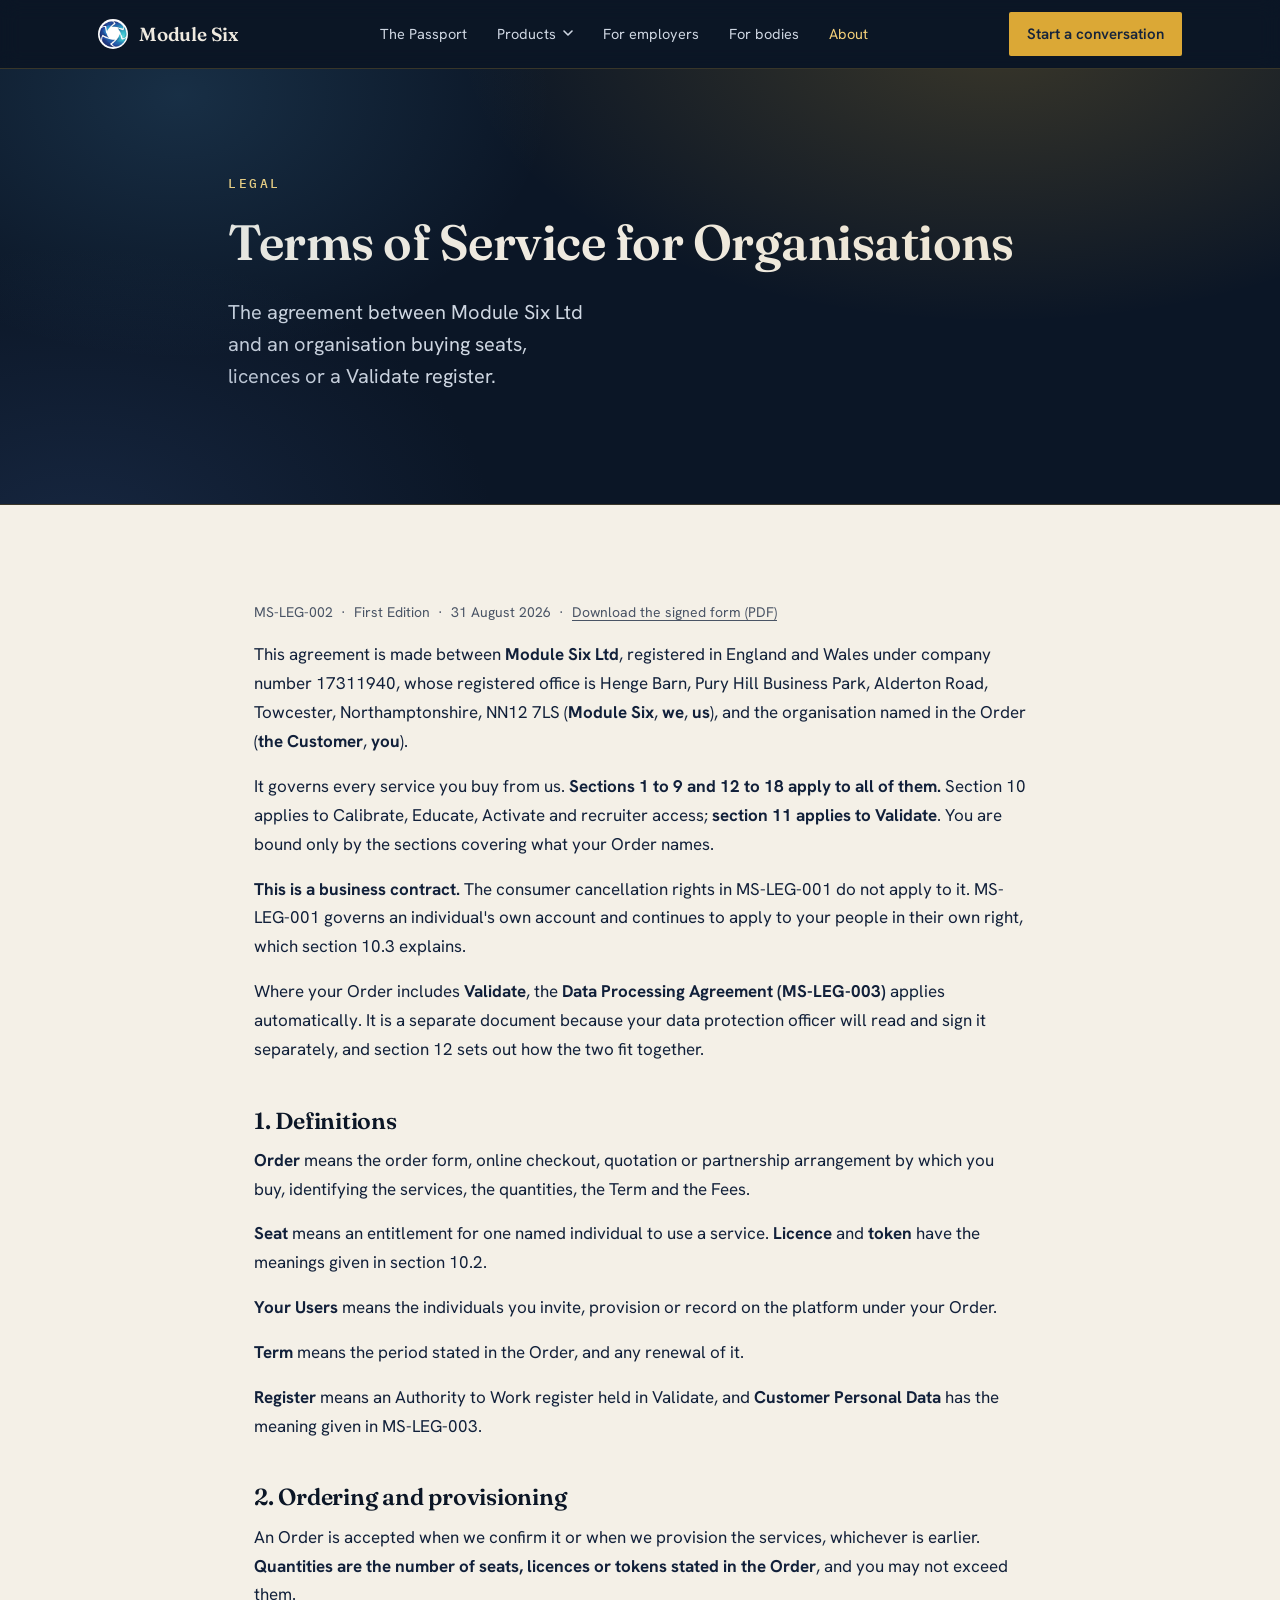
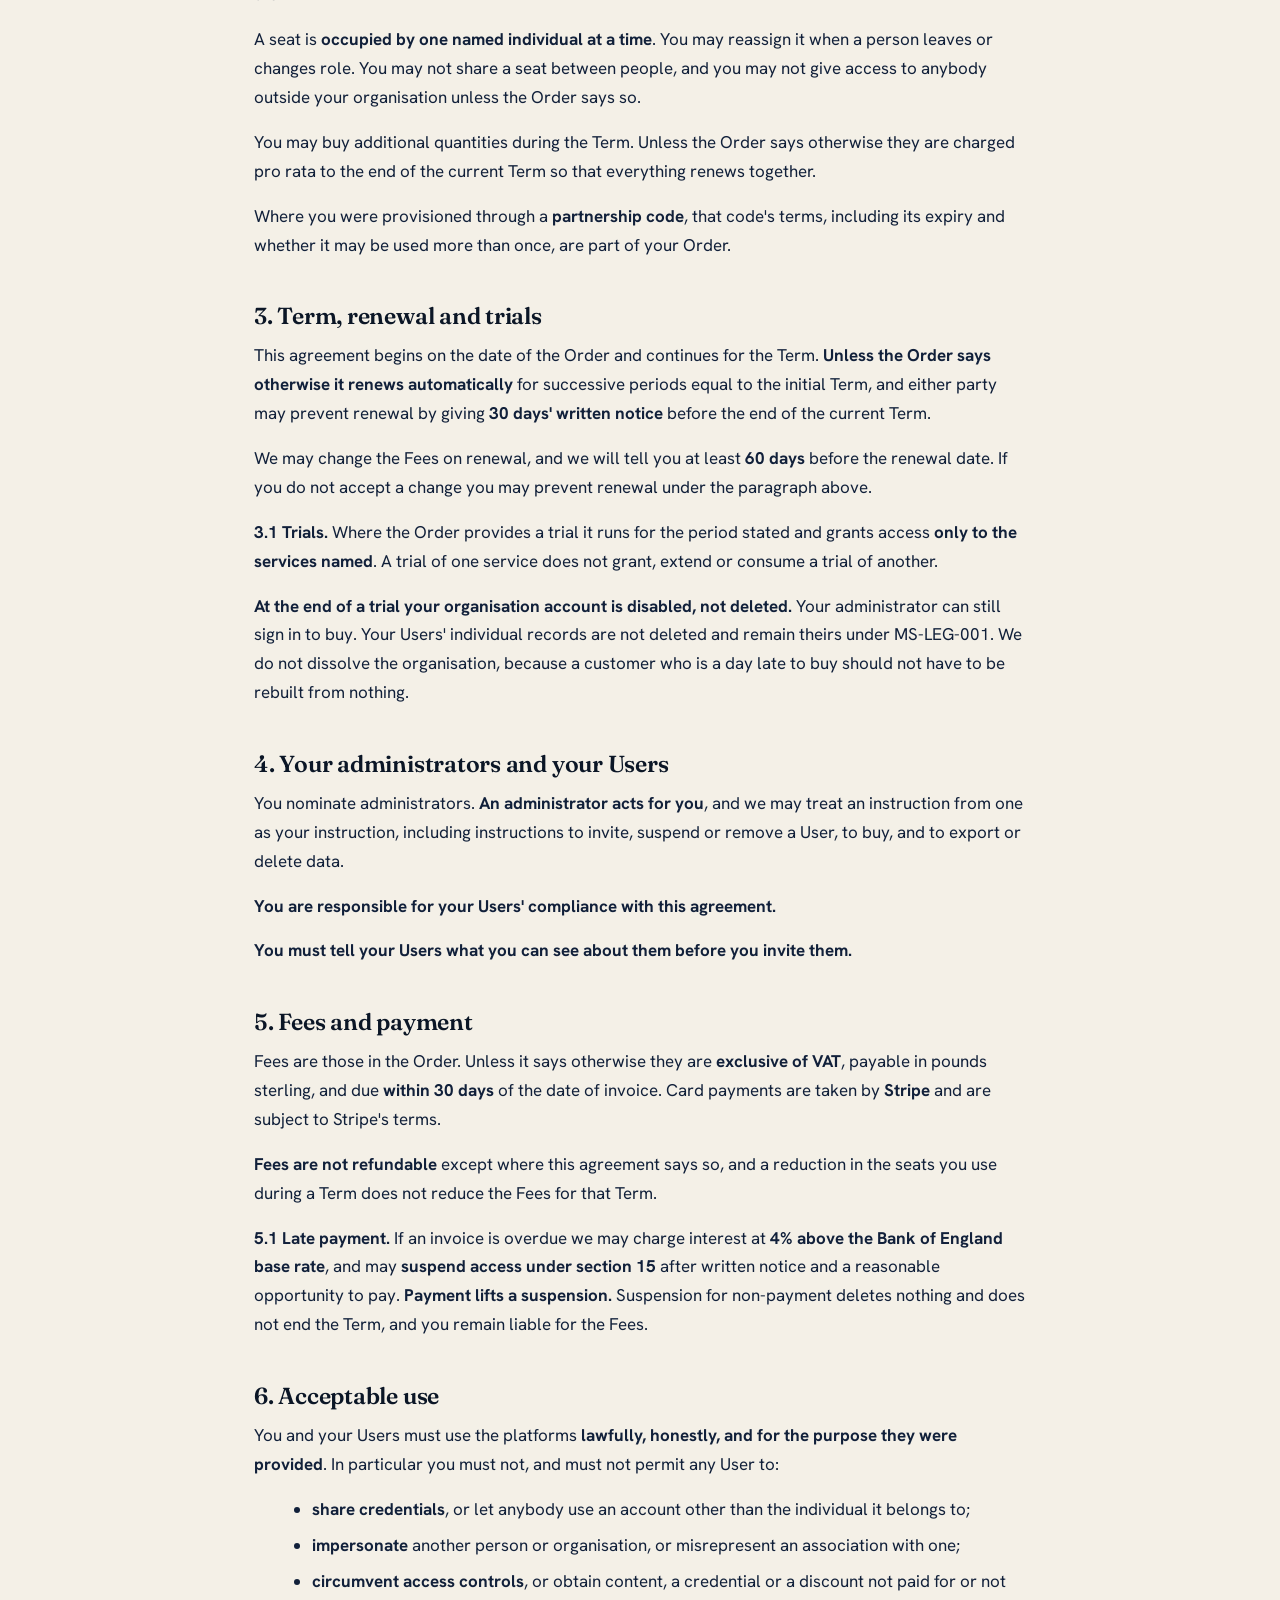
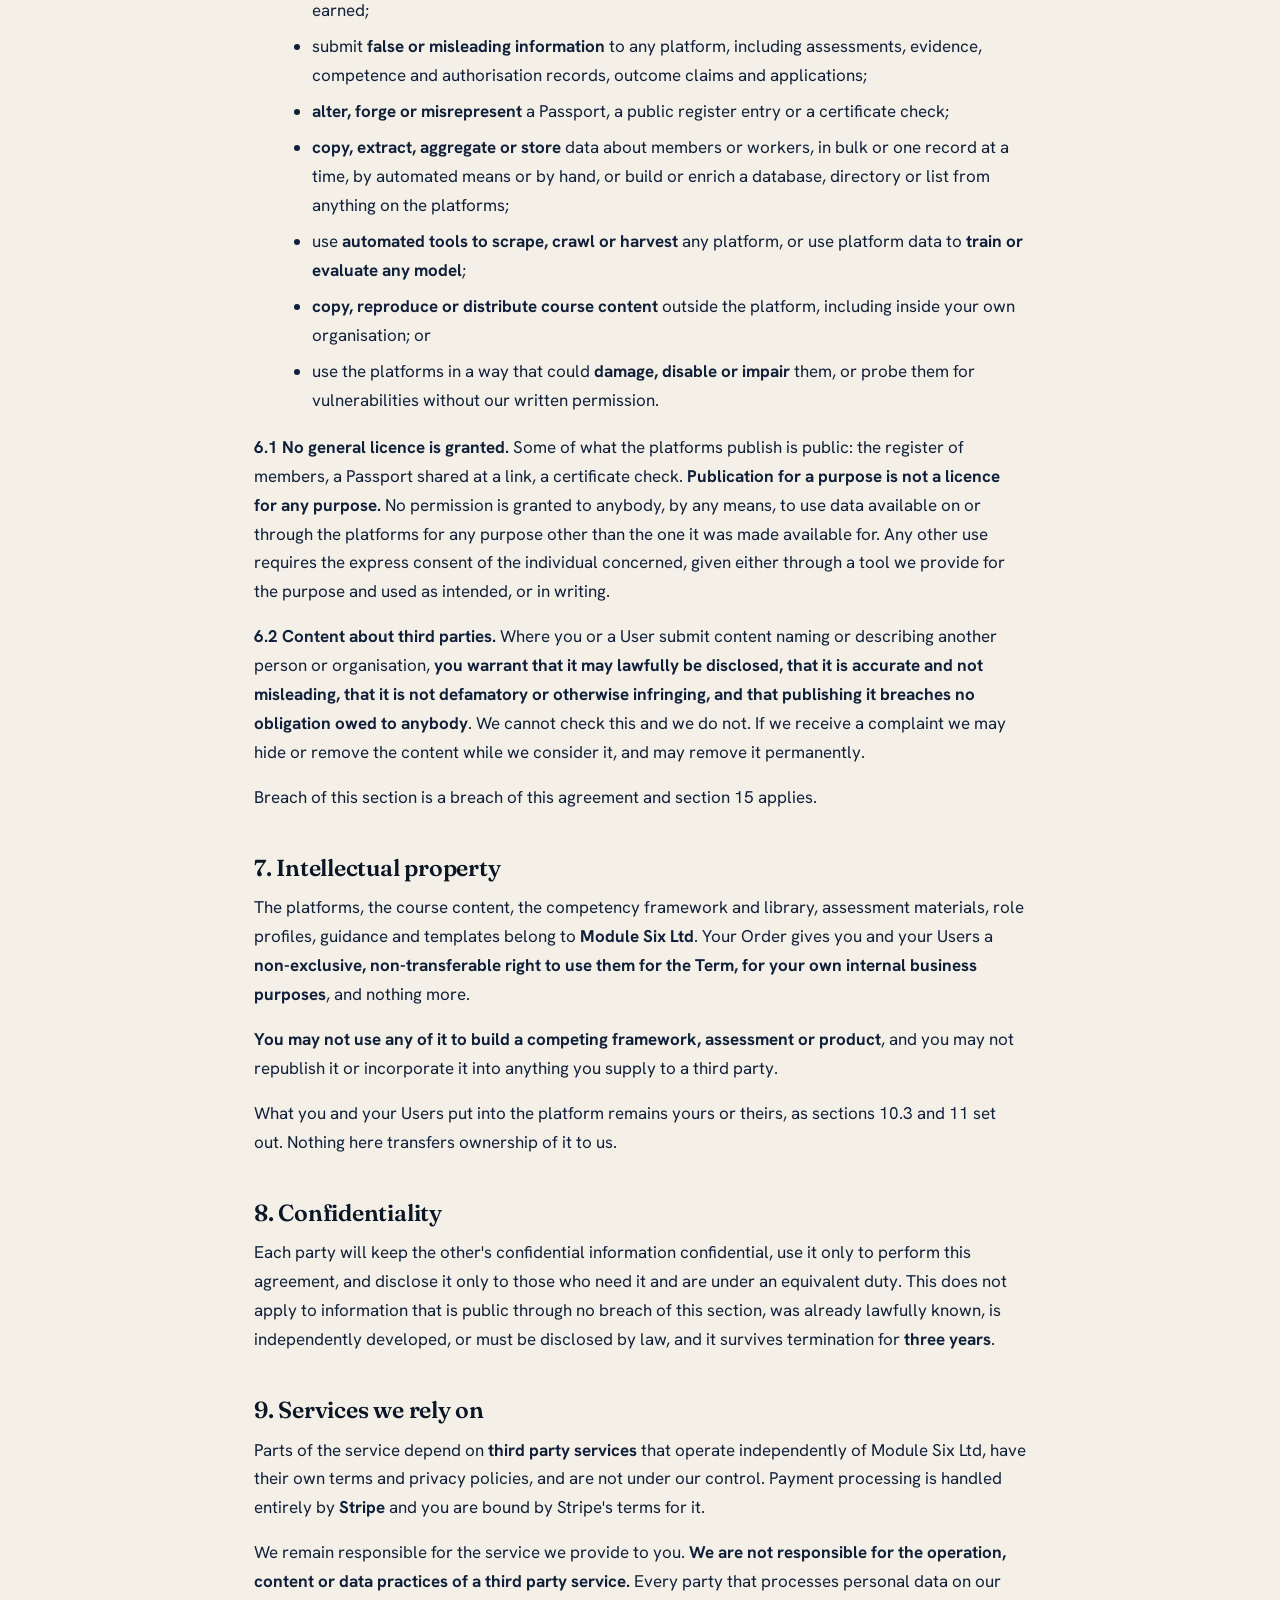
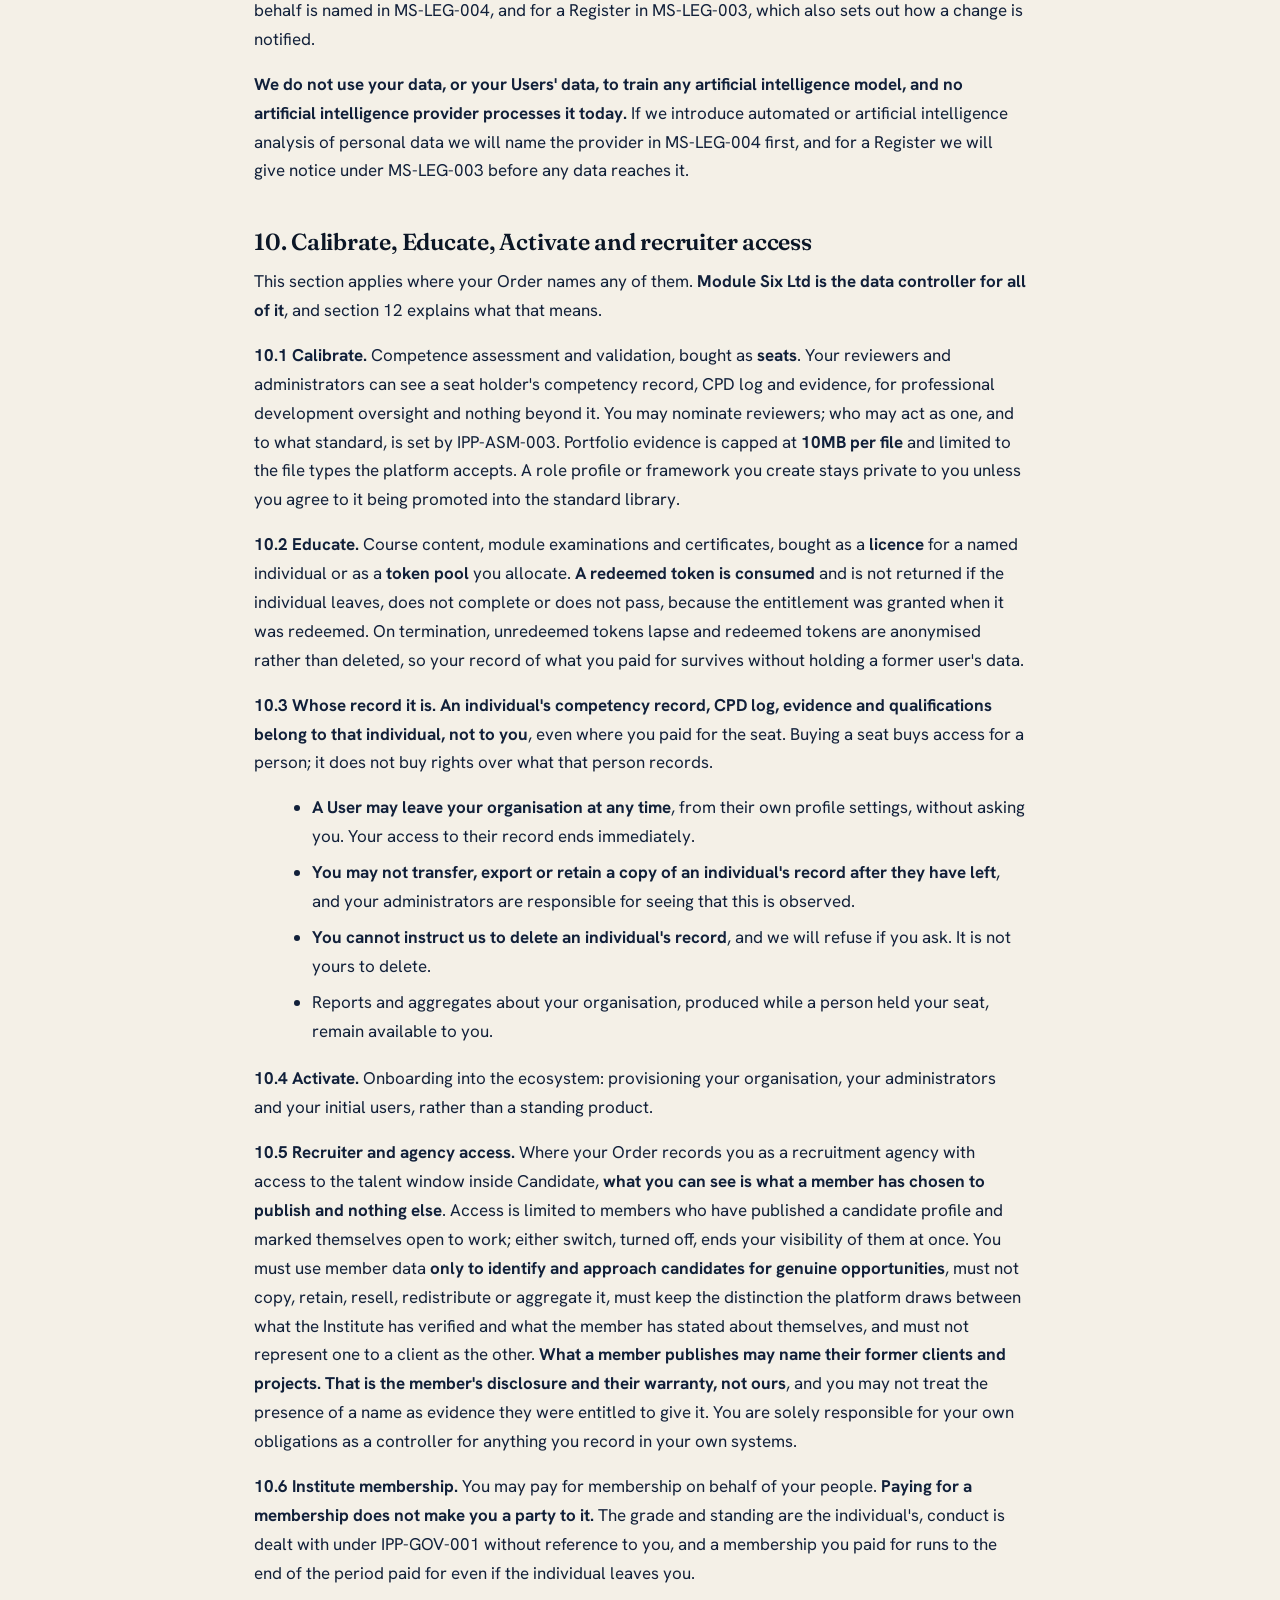
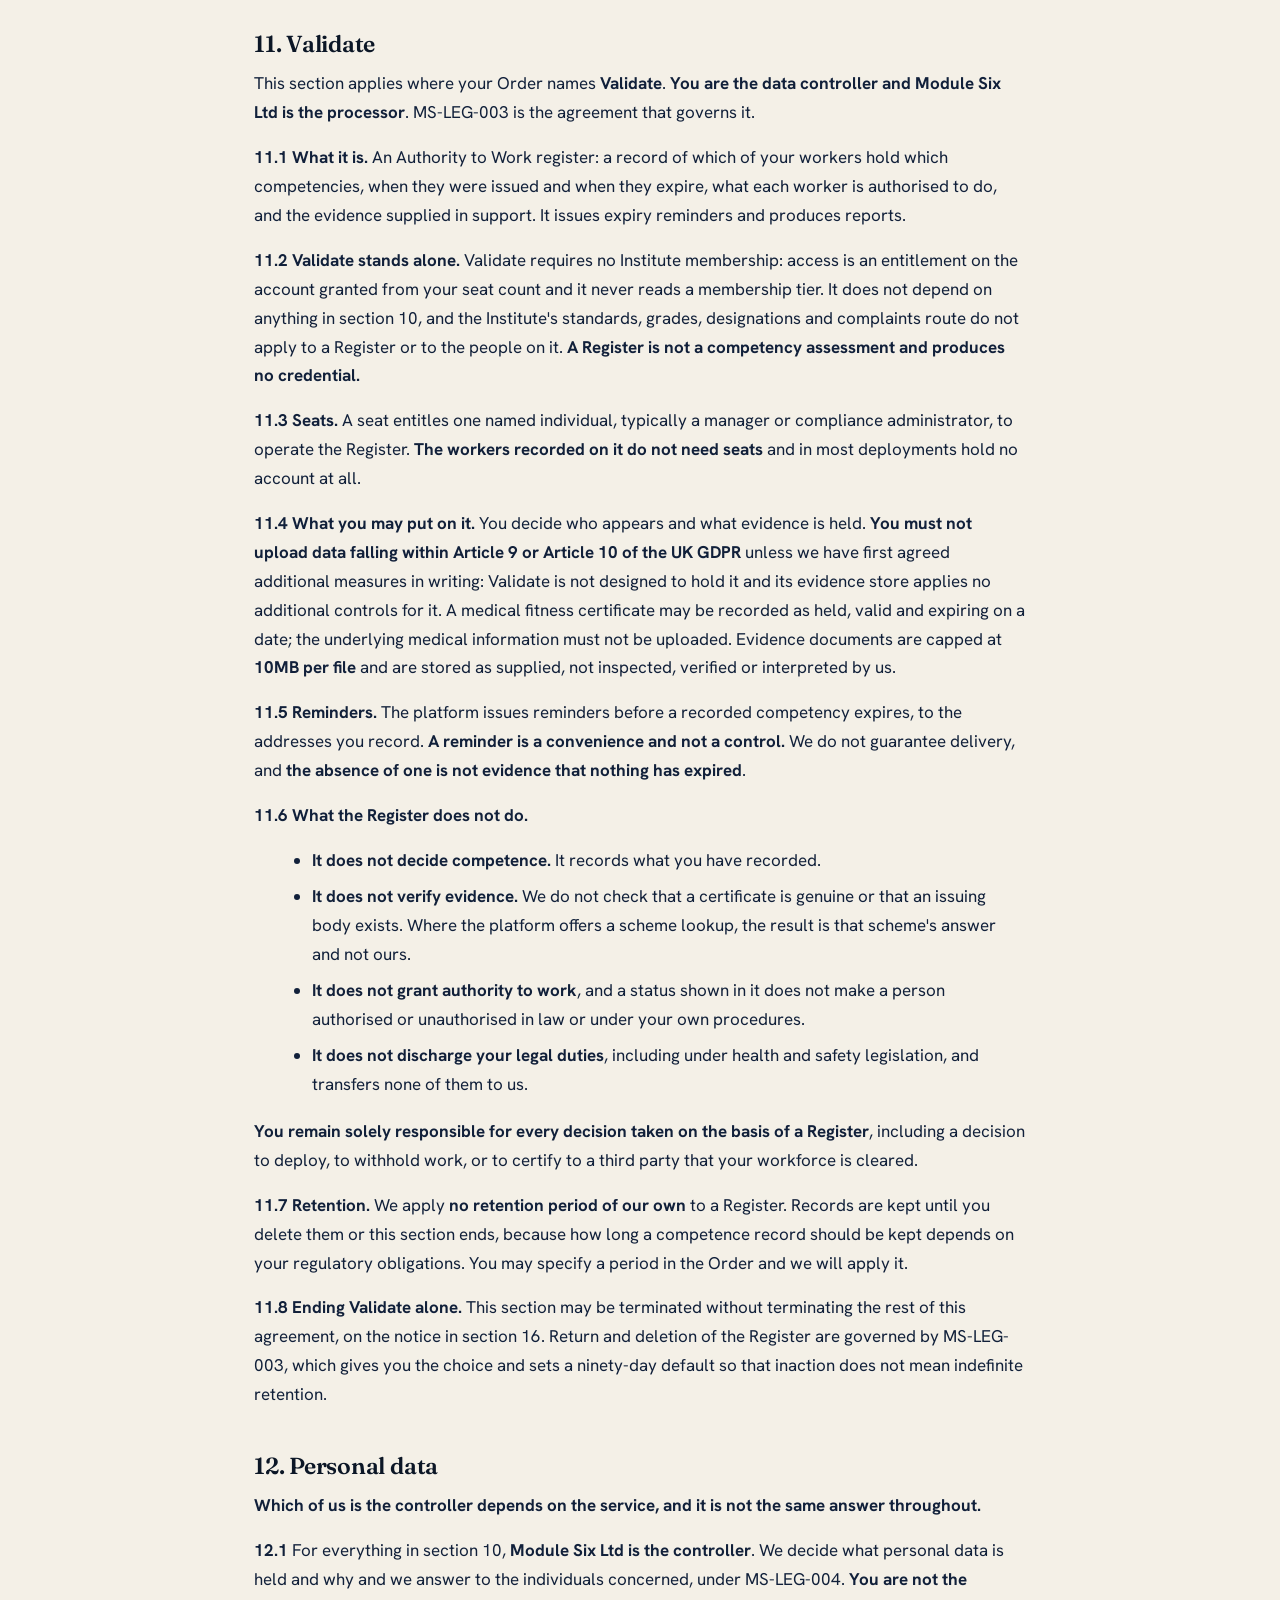
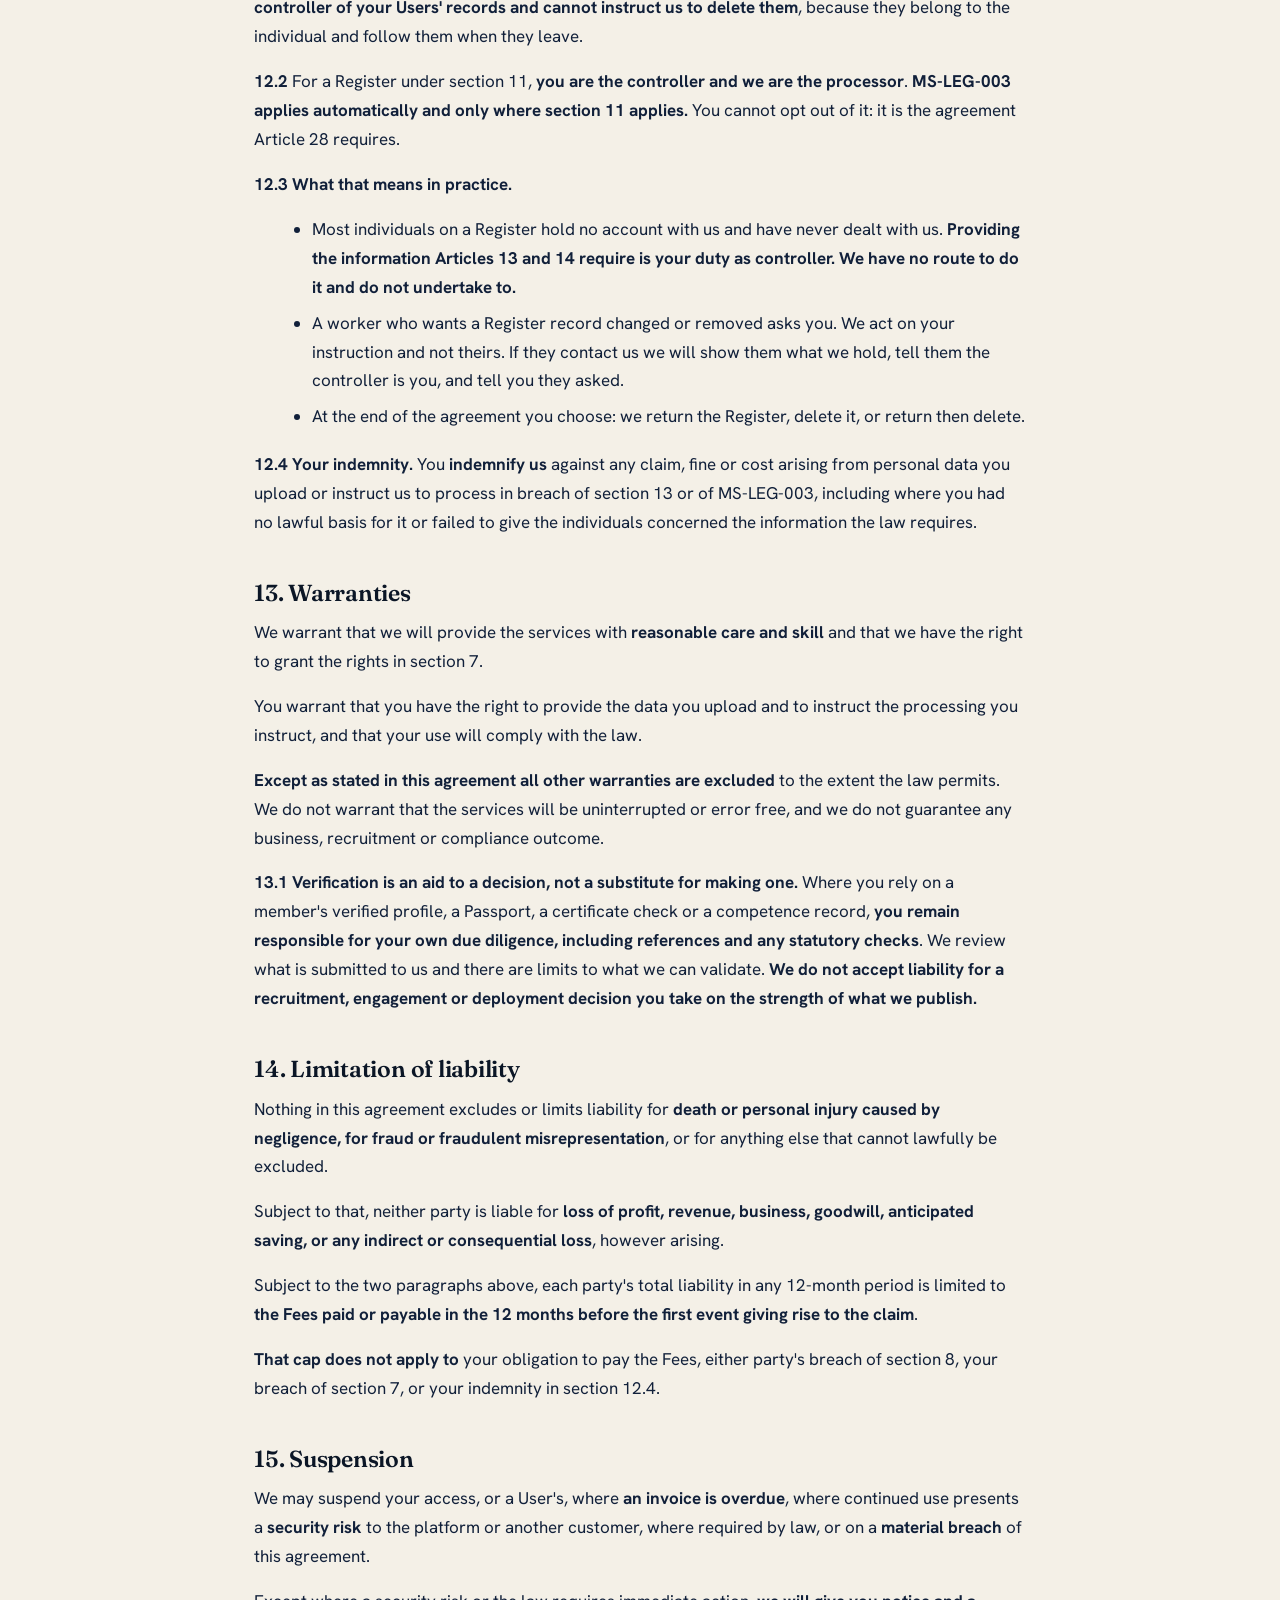
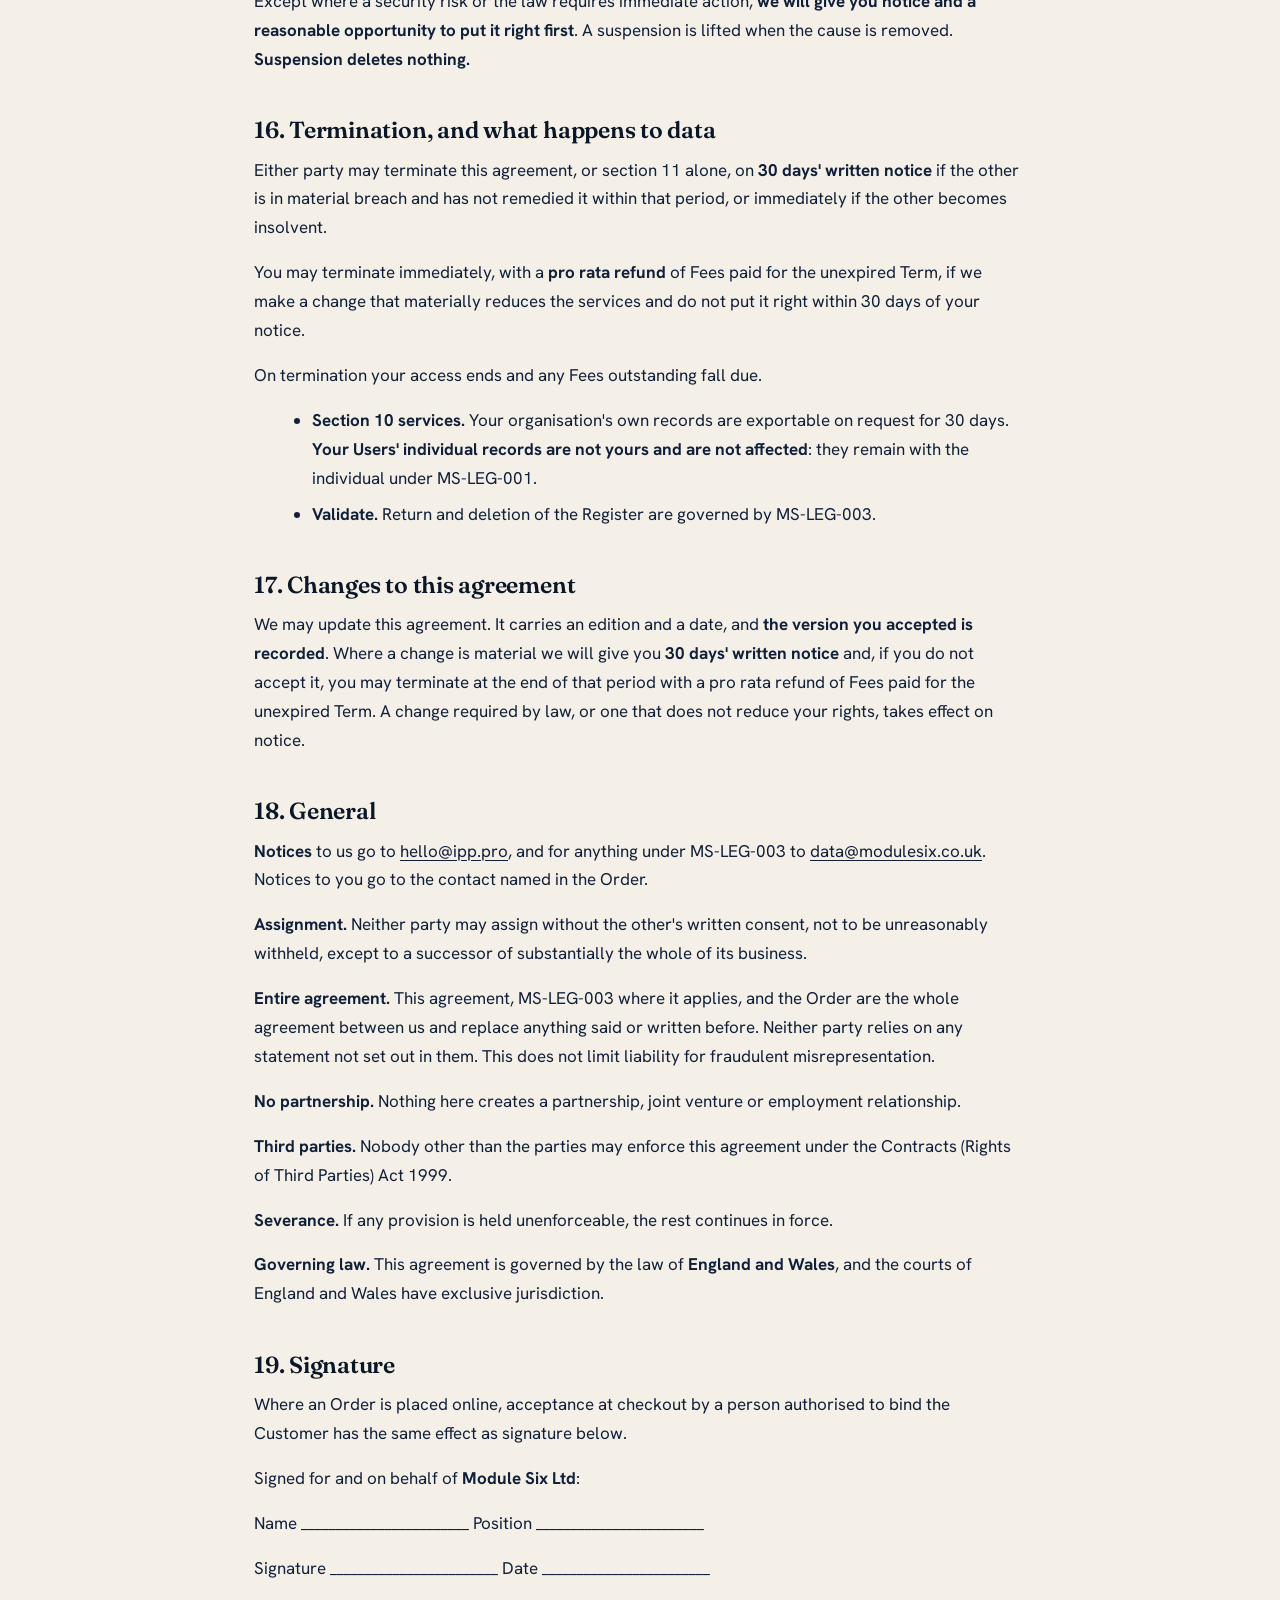
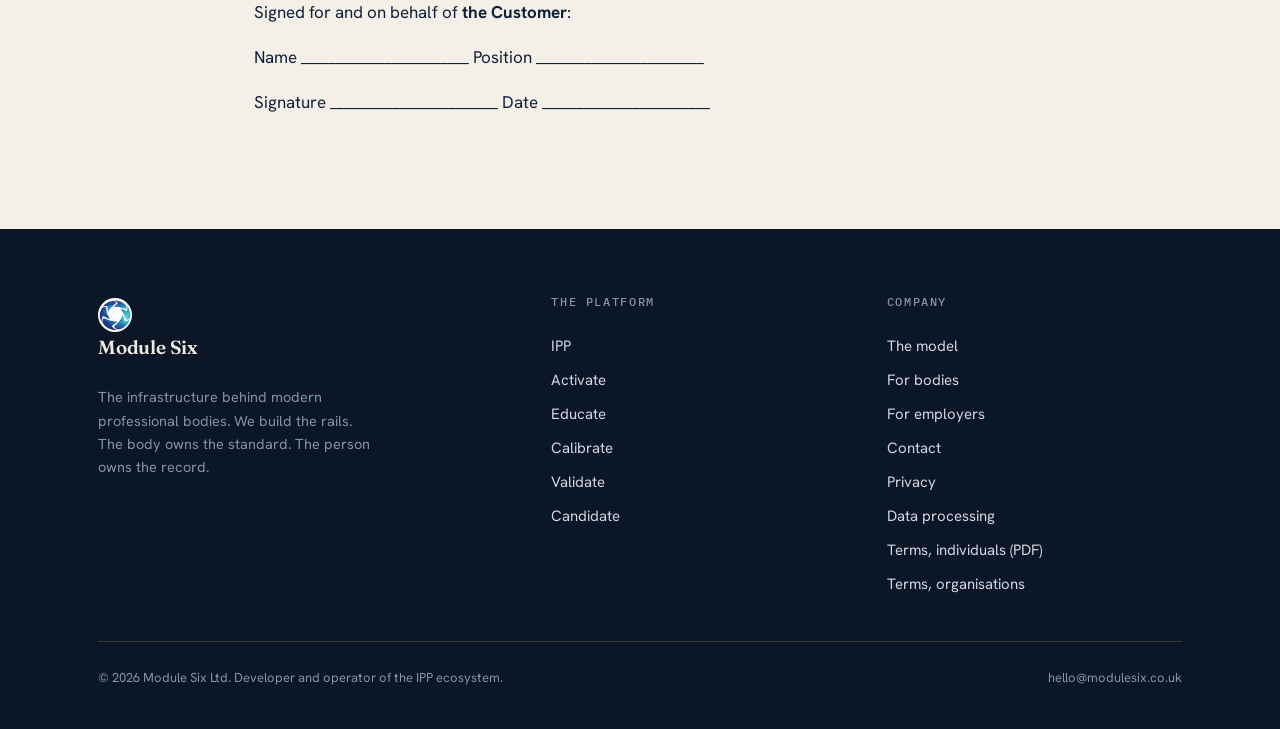
<file: terms.html>
<!DOCTYPE html>
<html lang="en-GB">
<head>
<meta charset="utf-8">
<meta name="viewport" content="width=device-width, initial-scale=1">
<title>Terms of Service for Organisations — Module Six</title>
<meta name="description" content="The business contract for organisations buying Module Six seats, licences or a Validate Authority to Work register.">
<meta name="theme-color" content="#0B1626">
<meta property="og:title" content="Privacy: what Module Six does with personal data">
<meta property="og:description" content="The business contract for organisations buying Module Six seats, licences or a Validate Authority to Work register.">
<meta property="og:type" content="website">
<meta property="og:url" content="https://modulesix.co.uk/terms">
<link rel="canonical" href="https://modulesix.co.uk/terms">
<meta property="og:image" content="https://modulesix.co.uk/assets/og.png">
<meta property="og:site_name" content="Module Six">
<meta name="twitter:card" content="summary_large_image">
<meta name="twitter:image" content="https://modulesix.co.uk/assets/og.png">
<script type="application/ld+json">
{"@context":"https://schema.org","@type":"Organization","name":"Module Six Ltd","url":"https://modulesix.co.uk","logo":"https://modulesix.co.uk/assets/logo.png","description":"Module Six builds and operates the infrastructure modern professional bodies run on: credentialing, learning, competency and CPD, with a member-owned portable record.","sameAs":["https://ipp.pro"]}
</script>
<link rel="stylesheet" href="css/fonts.css">
<style>
  :root{
    --ink:#0B1626;
    --ink-2:#11203A;
    --ink-panel:#0E1B30;
    --paper:#F4F0E7;
    --paper-2:#FBFAF5;
    --brass:#DBA836;
    --brass-bright:#F4D079;
    --sky:#5BB0E8;
    --sky-soft:rgba(91,176,232,.14);
    --slate:#8593A8;
    --cream:#EFEAE0;
    --cream-dim:#CFD7E2;
    --line-dark:rgba(219,168,54,.22);
    --line-light:rgba(17,32,58,.12);
    --maxw:1140px;
  }
  *{box-sizing:border-box;}
  html{scroll-behavior:smooth;}
  body{
    margin:0;background:var(--ink);color:var(--cream);
    font-family:"Hanken Grotesk",system-ui,-apple-system,Segoe UI,Roboto,sans-serif;
    font-size:17px;line-height:1.6;-webkit-font-smoothing:antialiased;
    text-rendering:optimizeLegibility;
  }
  h1,h2,h3{font-family:"Fraunces",Georgia,serif;font-weight:600;line-height:1.08;letter-spacing:-.01em;margin:0;}
  p{margin:0 0 1em;}
  a{color:inherit;}
  .wrap{max-width:var(--maxw);margin:0 auto;padding:0 28px;}
  .eyebrow{
    font-family:"IBM Plex Mono",ui-monospace,monospace;
    font-size:12.5px;font-weight:500;letter-spacing:.2em;text-transform:uppercase;
    color:var(--brass-bright);margin:0 0 22px;
  }
  .eyebrow.dark-on-light{color:#9A7325;}
  .reveal{opacity:0;transform:translateY(18px);transition:opacity .7s ease,transform .7s ease;}
  .reveal.in{opacity:1;transform:none;}

  /* NAV */
  header.nav{position:sticky;top:0;z-index:50;background:rgba(11,22,38,.82);backdrop-filter:blur(10px);border-bottom:1px solid var(--line-dark);}
  .nav-inner{display:flex;align-items:center;justify-content:space-between;height:68px;}
  .brand{display:flex;align-items:center;gap:11px;text-decoration:none;}
  .brand .glyph{width:26px;height:26px;flex:0 0 26px;}
  .brand .name{font-family:"Fraunces",serif;font-weight:600;font-size:19px;letter-spacing:-.01em;color:var(--cream);}
  .nav-links{display:flex;align-items:center;gap:30px;}
  .nav-links a{font-size:14.5px;text-decoration:none;color:var(--cream-dim);transition:color .2s;}
  .nav-links a:hover{color:var(--cream);}
  .nav-links a.active{color:var(--brass-bright);}
  .btn{
    display:inline-flex;align-items:center;gap:9px;font-family:"Hanken Grotesk",sans-serif;
    font-weight:600;font-size:15px;text-decoration:none;border-radius:2px;
    padding:12px 22px;transition:transform .18s ease,background .2s ease,color .2s ease,border-color .2s ease;
  }
  .btn-primary{background:var(--brass);color:#15233b;}
  .btn-primary:hover{background:var(--brass-bright);transform:translateY(-1px);}
  .btn-ghost{border:1px solid var(--line-dark);color:var(--cream);}
  .btn-ghost:hover{border-color:var(--brass);color:var(--cream);}
  .nav .btn{padding:10px 18px;}
  .nav-toggle{display:none;}

  /* HERO */
  .hero{position:relative;overflow:hidden;padding:104px 0 92px;border-bottom:1px solid var(--line-dark);}
  .hero::before{content:"";position:absolute;inset:0;background:
    radial-gradient(620px 440px at 14% 6%, rgba(91,176,232,.16), transparent 60%),
    radial-gradient(900px 480px at 78% -8%, rgba(219,168,54,.22), transparent 60%),
    radial-gradient(700px 500px at 6% 110%, rgba(40,64,104,.40), transparent 60%);
    pointer-events:none;}
  .hero-grid{position:relative;display:grid;grid-template-columns:1.05fr .95fr;gap:56px;align-items:center;}
  .hero h1{font-size:clamp(38px,5.6vw,68px);}
  .hero h1 .em{color:var(--brass-bright);font-style:italic;}
  .hero-sub{font-size:clamp(17px,2vw,20px);color:var(--cream-dim);max-width:33ch;margin-top:26px;}
  .hero-cta{display:flex;gap:14px;margin-top:34px;flex-wrap:wrap;}
  .hero-meta{margin-top:40px;display:flex;gap:30px;flex-wrap:wrap;font-size:14.5px;color:var(--cream-dim);}
  .hero-meta b{color:var(--cream);font-weight:600;}
  .hero-art{position:relative;}
  .hero-art svg{width:100%;height:auto;display:block;}

  /* SECTIONS */
  section{padding:96px 0;}
  .section-lede{font-size:clamp(26px,3.4vw,40px);font-family:"Fraunces",serif;font-weight:500;line-height:1.18;letter-spacing:-.015em;max-width:20ch;}
  .lead-2{max-width:48ch;color:var(--cream-dim);font-size:19px;margin-top:24px;}

  /* THESIS strip */
  .thesis{background:var(--ink-2);border-top:1px solid var(--line-dark);border-bottom:1px solid var(--line-dark);}
  .thesis .wrap{display:grid;grid-template-columns:1fr 1fr;gap:56px;align-items:center;}
  .pullquote{font-family:"Fraunces",serif;font-weight:500;font-size:clamp(24px,3vw,34px);line-height:1.22;letter-spacing:-.01em;}
  .pullquote .hl{color:var(--brass-bright);}
  .thesis-body p{color:var(--cream-dim);}

  /* MODEL / lattice */
  .model{background:var(--ink);}
  .model-head{max-width:62ch;margin-bottom:46px;}
  .lattice-wrap{border:1px solid var(--line-dark);border-radius:6px;background:linear-gradient(180deg,rgba(20,33,55,.5),rgba(11,22,38,.2));padding:30px 30px 22px;}
  .lattice-wrap svg{width:100%;height:auto;display:block;}
  .model-foot{display:grid;grid-template-columns:repeat(3,1fr);gap:30px;margin-top:42px;}
  .model-foot h3{font-size:19px;color:var(--cream);margin-bottom:8px;}
  .model-foot p{font-size:15px;color:var(--cream-dim);margin:0;}
  .honest{margin-top:40px;border-left:2px solid var(--brass);padding:6px 0 6px 22px;font-family:"Fraunces",serif;font-size:21px;line-height:1.35;color:var(--cream);max-width:40ch;}

  /* PRODUCTS (paper) */
  .paper{background:var(--paper);color:var(--ink-2);}
  .paper .eyebrow{color:#9A7325;}
  .paper h2{color:var(--ink);}
  .prod-head{display:flex;justify-content:space-between;align-items:flex-end;gap:30px;margin-bottom:46px;flex-wrap:wrap;}
  .prod-head .section-lede{color:var(--ink);}
  .prod-grid{display:grid;grid-template-columns:repeat(2,1fr);gap:22px;}
  .prod{background:var(--paper-2);border:1px solid var(--line-light);border-radius:6px;padding:30px 30px 26px;transition:transform .2s ease,box-shadow .2s ease,border-color .2s;}
  .prod:hover{transform:translateY(-3px);box-shadow:0 18px 40px -28px rgba(17,32,58,.5);border-color:rgba(219,168,54,.5);}
  .prod-top{display:flex;align-items:center;justify-content:space-between;margin-bottom:16px;}
  .prod-name{font-family:"Fraunces",serif;font-weight:600;font-size:24px;color:var(--ink);}
  .prod-tag{font-family:"IBM Plex Mono",monospace;font-size:11px;letter-spacing:.12em;text-transform:uppercase;color:#9A7325;}
  .prod p{color:#46566e;font-size:15.5px;margin:0 0 18px;}
  .prod .who{font-size:13px;color:var(--slate);font-weight:600;}
  .prod-link{font-family:"IBM Plex Mono",monospace;font-size:13px;color:#9A7325;text-decoration:none;border-bottom:1px solid rgba(154,115,37,.35);padding-bottom:1px;transition:color .2s,border-color .2s;}
  .prod-link:hover{color:var(--ink);border-color:var(--ink);}
  .prod-foot{display:flex;justify-content:space-between;align-items:center;margin-top:6px;gap:14px;}

  /* DIFFERENTIATORS (dark panel) */
  .diff{background:var(--ink-panel);}
  .diff-grid{display:grid;grid-template-columns:repeat(3,1fr);gap:1px;background:var(--line-dark);border:1px solid var(--line-dark);border-radius:6px;overflow:hidden;margin-top:46px;}
  .diff-cell{background:var(--ink);padding:32px 28px;}
  .diff-cell .num{font-family:"IBM Plex Mono",monospace;font-size:12px;color:var(--brass);letter-spacing:.1em;}
  .diff-cell h3{font-size:20px;color:var(--cream);margin:14px 0 10px;}
  .diff-cell p{font-size:15px;color:var(--cream-dim);margin:0;}

  /* SPLIT audience blocks */
  .split{background:var(--paper);color:var(--ink-2);}
  .split .wrap{display:grid;grid-template-columns:1fr 1fr;gap:24px;}
  .aud{background:var(--paper-2);border:1px solid var(--line-light);border-radius:6px;padding:40px;}
  .aud .eyebrow{color:#9A7325;}
  .aud h2{font-size:clamp(24px,3vw,32px);color:var(--ink);margin-bottom:18px;}
  .aud p{color:#46566e;font-size:16px;}
  .aud ul{list-style:none;margin:22px 0 28px;padding:0;}
  .aud li{position:relative;padding:9px 0 9px 26px;font-size:15.5px;color:#3a4a62;border-top:1px solid var(--line-light);}
  .aud li:first-child{border-top:none;}
  .aud li::before{content:"";position:absolute;left:2px;top:16px;width:8px;height:8px;background:var(--brass);border-radius:1px;transform:rotate(45deg);}
  .btn-dark{background:var(--ink);color:var(--cream);}
  .btn-dark:hover{background:var(--ink-2);transform:translateY(-1px);}

  /* PROOF */
  .proof{background:var(--ink);border-top:1px solid var(--line-dark);}
  .proof-grid{display:grid;grid-template-columns:.85fr 1.15fr;gap:56px;align-items:start;}
  .stat-row{display:flex;gap:46px;flex-wrap:wrap;margin:34px 0 0;}
  .stat .n{font-family:"Fraunces",serif;font-size:46px;font-weight:600;color:var(--brass-bright);line-height:1;}
  .stat .l{font-size:13.5px;color:var(--slate);margin-top:8px;max-width:18ch;}
  .live-list{display:grid;gap:1px;background:var(--line-dark);border:1px solid var(--line-dark);border-radius:6px;overflow:hidden;}
  .live-row{background:var(--ink);padding:18px 24px;display:flex;align-items:flex-start;gap:16px;}
  .live-row .dot{margin-top:7px;width:8px;height:8px;border-radius:50%;background:var(--brass-bright);flex:0 0 8px;box-shadow:0 0 0 4px rgba(221,178,99,.12);}
  .live-row .dot.soon{background:transparent;border:1.5px solid var(--slate);box-shadow:none;}
  .live-row span{font-size:15px;color:var(--cream-dim);}
  .live-row b{color:var(--cream);font-weight:600;}
  .live-row > span:not(.live-tag){flex:1 1 auto;}
  .live-tag{flex:0 0 96px;text-align:right;white-space:nowrap;font-family:"IBM Plex Mono",monospace;font-size:10.5px;letter-spacing:.1em;text-transform:uppercase;color:var(--brass);padding-top:2px;}
  .live-tag.soon{color:var(--slate);}

  /* CTA band */
  .cta-band{background:var(--ink-2);border-top:1px solid var(--line-dark);border-bottom:1px solid var(--line-dark);text-align:center;}
  .cta-band h2{font-size:clamp(30px,4.4vw,52px);max-width:18ch;margin:0 auto 22px;}
  .cta-band p{color:var(--cream-dim);max-width:48ch;margin:0 auto 32px;font-size:18px;}

  /* FOOTER */
  footer{background:var(--ink);padding:64px 0 40px;}
  .foot-grid{display:grid;grid-template-columns:1.4fr 1fr 1fr;gap:40px;padding-bottom:40px;border-bottom:1px solid var(--line-dark);}
  .foot-grid h4{font-family:"IBM Plex Mono",monospace;font-size:11.5px;letter-spacing:.14em;text-transform:uppercase;color:var(--slate);margin:0 0 18px;font-weight:500;}
  .foot-grid a{display:block;text-decoration:none;color:var(--cream-dim);font-size:15px;padding:5px 0;transition:color .2s;}
  .foot-grid a:hover{color:var(--brass-bright);}
  .foot-blurb{color:var(--slate);font-size:14.5px;max-width:34ch;margin-top:18px;}
  .foot-bottom{display:flex;justify-content:space-between;align-items:center;gap:20px;padding-top:26px;flex-wrap:wrap;}
  .foot-bottom small{color:var(--slate);font-size:13px;}

  @media (max-width:900px){
    .hero-grid,.thesis .wrap,.split .wrap,.proof-grid{grid-template-columns:1fr;gap:40px;}
    .hero-art{order:-1;max-width:460px;}
    .prod-grid,.diff-grid,.model-foot{grid-template-columns:1fr;}
    .diff-grid{gap:1px;}
    .foot-grid{grid-template-columns:1fr 1fr;}
    .nav-links{display:none;}
    .nav .btn-ghost{display:none;}
  }
  @media (max-width:560px){
    section{padding:72px 0;}
    .hero{padding:72px 0 64px;}
    .foot-grid{grid-template-columns:1fr;}
    .stat-row{gap:30px;}
  }
  /* logo */
  .brand .logo{width:30px;height:30px;flex:0 0 30px;display:block;border-radius:50%;}
  footer .brand .logo{width:34px;height:34px;flex:0 0 34px;}

  /* products dropdown */
  .has-dd{position:relative;}
  .dd-trigger{display:inline-flex;align-items:center;gap:7px;cursor:pointer;background:none;border:0;font-family:inherit;font-size:14.5px;color:var(--cream-dim);padding:0;transition:color .2s;}
  .has-dd:hover .dd-trigger,.has-dd:focus-within .dd-trigger{color:var(--cream);}
  .dd-trigger .caret{transition:transform .22s ease;}
  .has-dd:hover .caret,.has-dd:focus-within .caret{transform:rotate(180deg);}
  .dd-menu{position:absolute;top:calc(100% + 16px);left:50%;transform:translateX(-50%) translateY(8px);min-width:312px;background:#0E1B30;border:1px solid var(--line-dark);border-radius:9px;padding:8px;opacity:0;visibility:hidden;transition:opacity .2s ease,transform .2s ease;box-shadow:0 26px 64px -30px rgba(0,0,0,.75);z-index:60;}
  .dd-menu::before{content:"";position:absolute;top:-18px;left:0;right:0;height:18px;}
  .has-dd:hover .dd-menu,.has-dd:focus-within .dd-menu{opacity:1;visibility:visible;transform:translateX(-50%) translateY(0);}
  .dd-item{display:flex;gap:12px;align-items:flex-start;padding:11px 13px;border-radius:6px;text-decoration:none;transition:background .15s ease;}
  .dd-item:hover{background:rgba(219,168,54,.10);}
  .dd-dot{width:7px;height:7px;border-radius:2px;background:var(--brass);transform:rotate(45deg);margin-top:6px;flex:0 0 7px;}
  .dd-item .tx{display:flex;flex-direction:column;}
  .dd-item .nm{font-weight:600;color:var(--cream);font-size:14.5px;}
  .dd-item .ds{font-size:12.5px;color:var(--slate);margin-top:2px;}
  .dd-sep{height:1px;background:var(--line-dark);margin:8px 13px 4px;}
  .dd-group{padding:4px 13px 6px;font-family:"IBM Plex Mono",monospace;font-size:10.5px;letter-spacing:.14em;text-transform:uppercase;color:var(--slate);}

  @media (prefers-reduced-motion:reduce){
    .reveal{opacity:1;transform:none;transition:none;}
    html{scroll-behavior:auto;}
    .draw{stroke-dasharray:none!important;stroke-dashoffset:0!important;animation:none!important;}
  }

  .ptable{width:100%;border-collapse:collapse;margin-top:24px;border:1px solid var(--line-light);border-radius:8px;overflow:hidden;}
  .ptable th,.ptable td{text-align:left;padding:14px 18px;font-size:14.5px;border-top:1px solid var(--line-light);}
  .ptable thead th{background:var(--paper-2);font-family:"IBM Plex Mono",monospace;font-size:11px;letter-spacing:.1em;text-transform:uppercase;color:#9A7325;border-top:none;}
  .ptable td.price{font-family:"Fraunces",serif;font-weight:600;font-size:18px;color:var(--ink);}
  .ptable tr td:first-child{font-weight:600;color:var(--ink);}
  .pnote{font-size:13.5px;color:var(--slate);margin-top:14px;}
  .pcard-row{display:grid;grid-template-columns:1fr 1fr;gap:22px;margin-top:8px;}
  @media (max-width:780px){.pcard-row{grid-template-columns:1fr;}}


  /* mobile menu */
  .nav-toggle{display:none;width:36px;height:36px;border:0;background:none;cursor:pointer;flex-direction:column;justify-content:center;gap:5px;padding:6px;}
  .nav-toggle span{display:block;height:2px;background:var(--cream);border-radius:2px;transition:transform .25s ease,opacity .2s ease;}
  .nav-toggle.open span:nth-child(1){transform:translateY(7px) rotate(45deg);}
  .nav-toggle.open span:nth-child(2){opacity:0;}
  .nav-toggle.open span:nth-child(3){transform:translateY(-7px) rotate(-45deg);}
  .mnav{position:fixed;top:68px;left:0;right:0;z-index:49;background:#0E1B30;border-bottom:1px solid var(--line-dark);padding:8px 0 16px;box-shadow:0 24px 50px -24px rgba(0,0,0,.7);display:none;flex-direction:column;}
  .mnav.open{display:flex;}
  .mnav a{padding:14px 28px;text-decoration:none;color:var(--cream);font-size:17px;border-top:1px solid rgba(255,255,255,.05);}
  .mnav a:first-child{border-top:none;}
  .mnav .mnav-group{padding:16px 28px 4px;font-family:"IBM Plex Mono",monospace;font-size:11px;letter-spacing:.14em;text-transform:uppercase;color:var(--slate);}
  .mnav .mnav-sub{padding-left:42px;font-size:15px;color:var(--cream-dim);border-top:none;}
  .mnav .mnav-cta{margin:14px 24px 4px;background:var(--brass);color:#15233b;border-radius:5px;text-align:center;font-weight:600;border-top:none;}
  @media (max-width:900px){ .nav-toggle{display:flex;} }
  @media (min-width:901px){ .mnav{display:none !important;} }


  /* mobile menu */
  .nav-burger{display:none;flex-direction:column;gap:5px;background:none;border:0;cursor:pointer;padding:8px;margin-left:auto;}
  .nav-burger span{width:24px;height:2px;background:var(--cream);border-radius:2px;transition:transform .25s ease,opacity .2s ease;}
  .nav-burger.open span:nth-child(1){transform:translateY(7px) rotate(45deg);}
  .nav-burger.open span:nth-child(2){opacity:0;}
  .nav-burger.open span:nth-child(3){transform:translateY(-7px) rotate(-45deg);}
  .mobile-menu{display:none;position:fixed;top:68px;left:0;right:0;background:var(--ink-2);border-top:1px solid var(--line-dark);border-bottom:1px solid var(--line-dark);padding:14px 28px 26px;z-index:49;box-shadow:0 30px 60px -30px rgba(0,0,0,.7);max-height:calc(100vh - 68px);overflow-y:auto;}
  .mobile-menu.open{display:block;}
  .mobile-menu>a{display:block;font-size:17px;color:var(--cream);text-decoration:none;padding:14px 0;border-top:1px solid var(--line-dark);}
  .mobile-menu>a:first-child{border-top:none;}
  .mm-group{border-top:1px solid var(--line-dark);padding:8px 0 10px;}
  .mm-h{display:block;font-family:"IBM Plex Mono",monospace;font-size:11px;letter-spacing:.14em;text-transform:uppercase;color:var(--slate);padding:8px 0 4px;}
  .mm-group a{display:block;color:var(--cream-dim);text-decoration:none;padding:10px 0 10px 14px;font-size:16px;}
  .mm-cta{display:block;margin-top:16px;text-align:center;}
  @media (max-width:900px){ .nav-burger{display:flex;} .nav-inner > .btn-primary{display:none;} }

  .mobile-menu .mm-label{font-family:"IBM Plex Mono",monospace;font-size:10.5px;letter-spacing:.16em;text-transform:uppercase;color:var(--slate);padding:20px 0 2px;}
  .mobile-menu a.mm-cta{margin-top:18px;border-top:none;background:var(--brass);color:#15233b;font-weight:700;text-align:center;border-radius:10px;padding:15px 0;}
  /* Skip link. WCAG 2.4.1 Level A. Off-screen until focused, so pointer users
     see no change and a keyboard user can bypass the nav and the product
     dropdown. Same shape as the one on shop-web/invoice.html. */
  .ms6-skip{position:fixed;left:-9999px;top:0;z-index:99999}
  .ms6-skip:focus{left:8px;top:8px;padding:10px 14px;background:#15233b;color:#fff;
    border-radius:0 0 6px 6px;font:600 14px/1.2 system-ui,-apple-system,sans-serif;
    text-decoration:none;box-shadow:0 2px 10px rgba(0,0,0,.3)}
</style>
<style>
  .legal{max-width:820px;margin:0 auto;padding:0 24px}
  .legal h2{font-size:1.45rem;margin:2.6rem 0 .7rem;line-height:1.25}
  .legal h3{font-size:1.06rem;margin:1.8rem 0 .5rem}
  .legal p{margin:0 0 1rem;line-height:1.7}
  .legal ul{margin:0 0 1.15rem 1.15rem;line-height:1.7}
  .legal li{margin:0 0 .45rem}
  .legal .docbox{border:1px solid var(--line-light);border-radius:10px;padding:20px 22px;margin:1.4rem 0;background:var(--paper-2)}
  .legal .docbox .ref{font-size:.8rem;letter-spacing:.08em;text-transform:uppercase;color:var(--slate);margin:0 0 .35rem}
  .legal .docbox .name{font-size:1.1rem;font-weight:600;margin:0 0 .5rem}
  .legal .meta{font-size:.875rem;color:var(--slate)}
  .legal a{color:#11203A;text-decoration:underline;text-underline-offset:3px}
</style>
<link rel="icon" href="/favicon.svg" type="image/svg+xml">
<link rel="icon" href="/favicon.ico" sizes="any">
<link rel="apple-touch-icon" href="/apple-touch-icon.png">
</head>
<body>
<a class="ms6-skip" href="#ms6-main">Skip to main content</a>

<header class="nav">
  <div class="wrap nav-inner">
    <a class="brand" href="index.html" aria-label="Module Six home">
      <img class="logo" src="[data-uri]" alt="" width="30" height="30">
      <span class="name">Module Six</span>
    </a>
    <nav class="nav-links" aria-label="Primary">
      <a class="nl" href="the-passport.html">The Passport</a>
      <div class="has-dd">
        <button class="dd-trigger" aria-haspopup="true" aria-expanded="false">Products
          <svg class="caret" width="10" height="7" viewBox="0 0 10 7" fill="none" aria-hidden="true"><path d="M1 1l4 4 4-4" stroke="currentColor" stroke-width="1.6" stroke-linecap="round" stroke-linejoin="round"/></svg>
        </button>
        <div class="dd-menu" role="menu">
          <a class="dd-item" role="menuitem" href="https://activate.modulesix.io" target="_blank" rel="noopener"><span class="dd-dot"></span><span class="tx"><span class="nm">Activate</span><span class="ds">Qualify: pathways and exams</span></span></a>
          <a class="dd-item" role="menuitem" href="courses.html"><span class="dd-dot"></span><span class="tx"><span class="nm">Educate</span><span class="ds">Open learning and CPD, the widest way in</span></span></a>
          <a class="dd-item" role="menuitem" href="calibrate.html"><span class="dd-dot"></span><span class="tx"><span class="nm">Calibrate</span><span class="ds">The Passport and the employer platform</span></span></a><a class="dd-item" role="menuitem" href="validate.html"><span class="dd-dot"></span><span class="tx"><span class="nm">Validate</span><span class="ds">Authority to Work compliance</span></span></a><a class="dd-item" role="menuitem" href="candidate.html"><span class="dd-dot"></span><span class="tx"><span class="nm">Candidate</span><span class="ds">Verified talent, open to work</span></span></a>
          <div class="dd-sep"></div>
          <div class="dd-group">The live body</div>
          <a class="dd-item" role="menuitem" href="https://ipp.pro" target="_blank" rel="noopener"><span class="dd-dot body"></span><span class="tx"><span class="nm">IPP</span><span class="ds">The Institute of Project Professionals, live on the rails</span></span></a>
        </div>
      </div>
      <a class="nl" href="calibrate.html">For employers</a>
      <a class="nl" href="for-bodies.html">For bodies</a>
      <a class="nl active" href="about.html">About</a>
    </nav>
    <a class="btn btn-primary" href="index.html#contact">Start a conversation</a>
    <button class="nav-toggle" aria-label="Open menu" aria-expanded="false"><span></span><span></span><span></span></button>
  </div>
</header>

<div class="mnav" id="mnav">
  <a href="the-passport.html">The Passport</a>
  <div class="mnav-group">Products</div>
  <a class="mnav-sub" href="https://activate.modulesix.io" target="_blank" rel="noopener">Activate</a>
  <a class="mnav-sub" href="courses.html">Educate</a>
  <a class="mnav-sub" href="calibrate.html">Calibrate</a><a class="mnav-sub" href="validate.html">Validate</a><a class="mnav-sub" href="candidate.html">Candidate</a>
  <div class="mnav-group">The live body</div>
  <a class="mnav-sub" href="https://ipp.pro" target="_blank" rel="noopener">IPP</a>
  <a href="calibrate.html">For employers</a>
  <a href="for-bodies.html">For bodies</a>
  <a href="about.html">About</a>
  <a class="mnav-cta" href="index.html#contact">Start a conversation</a>
</div>

<a id="top"></a>
<section class="hero" id="ms6-main" tabindex="-1">
  <div class="wrap" style="max-width:880px;">
    <p class="eyebrow reveal">Legal</p>
    <h1 class="reveal" style="font-size:clamp(2rem,4.4vw,3.1rem);line-height:1.1;margin:.4rem 0 1rem">Terms of Service for Organisations</h1>
    <p class="hero-sub reveal">The agreement between Module Six Ltd and an organisation buying seats, licences or a Validate register.</p>
  </div>
</section>

<section class="paper">
<div class="legal">
<!-- MS-LEG-002:META -->
    <p style="font-size:0.875rem;opacity:.75">MS-LEG-002 &nbsp;·&nbsp; First Edition &nbsp;·&nbsp; 31 August 2026 &nbsp;·&nbsp; <a href="assets/docs/MS-LEG-002_Terms_of_Service_for_Organisations_First_Edition.pdf">Download the signed form (PDF)</a></p>
    <!-- /MS-LEG-002:META -->
<!-- MS-LEG-002:BODY -->
    <div class="legal-section">
      <p>This agreement is made between <b>Module Six Ltd</b>, registered in England and Wales under company number 17311940, whose registered office is Henge Barn, Pury Hill Business Park, Alderton Road, Towcester, Northamptonshire, NN12 7LS (<b>Module Six</b>, <b>we</b>, <b>us</b>), and the organisation named in the Order (<b>the Customer</b>, <b>you</b>).</p>
      <p>It governs every service you buy from us. <b>Sections 1 to 9 and 12 to 18 apply to all of them.</b> Section 10 applies to Calibrate, Educate, Activate and recruiter access; <b>section 11 applies to Validate</b>. You are bound only by the sections covering what your Order names.</p>
      <p><b>This is a business contract.</b> The consumer cancellation rights in MS-LEG-001 do not apply to it. MS-LEG-001 governs an individual's own account and continues to apply to your people in their own right, which section 10.3 explains.</p>
      <p>Where your Order includes <b>Validate</b>, the <b>Data Processing Agreement (MS-LEG-003)</b> applies automatically. It is a separate document because your data protection officer will read and sign it separately, and section 12 sets out how the two fit together.</p>
    </div>
    <div class="legal-section">
      <h2>1. Definitions</h2>
      <p><b>Order</b> means the order form, online checkout, quotation or partnership arrangement by which you buy, identifying the services, the quantities, the Term and the Fees.</p>
      <p><b>Seat</b> means an entitlement for one named individual to use a service. <b>Licence</b> and <b>token</b> have the meanings given in section 10.2.</p>
      <p><b>Your Users</b> means the individuals you invite, provision or record on the platform under your Order.</p>
      <p><b>Term</b> means the period stated in the Order, and any renewal of it.</p>
      <p><b>Register</b> means an Authority to Work register held in Validate, and <b>Customer Personal Data</b> has the meaning given in MS-LEG-003.</p>
    </div>
    <div class="legal-section">
      <h2>2. Ordering and provisioning</h2>
      <p>An Order is accepted when we confirm it or when we provision the services, whichever is earlier. <b>Quantities are the number of seats, licences or tokens stated in the Order</b>, and you may not exceed them.</p>
      <p>A seat is <b>occupied by one named individual at a time</b>. You may reassign it when a person leaves or changes role. You may not share a seat between people, and you may not give access to anybody outside your organisation unless the Order says so.</p>
      <p>You may buy additional quantities during the Term. Unless the Order says otherwise they are charged pro rata to the end of the current Term so that everything renews together.</p>
      <p>Where you were provisioned through a <b>partnership code</b>, that code's terms, including its expiry and whether it may be used more than once, are part of your Order.</p>
    </div>
    <div class="legal-section">
      <h2>3. Term, renewal and trials</h2>
      <p>This agreement begins on the date of the Order and continues for the Term. <b>Unless the Order says otherwise it renews automatically</b> for successive periods equal to the initial Term, and either party may prevent renewal by giving <b>30 days' written notice</b> before the end of the current Term.</p>
      <p>We may change the Fees on renewal, and we will tell you at least <b>60 days</b> before the renewal date. If you do not accept a change you may prevent renewal under the paragraph above.</p>
      <p><b>3.1 Trials.</b> Where the Order provides a trial it runs for the period stated and grants access <b>only to the services named</b>. A trial of one service does not grant, extend or consume a trial of another.</p>
      <p><b>At the end of a trial your organisation account is disabled, not deleted.</b> Your administrator can still sign in to buy. Your Users' individual records are not deleted and remain theirs under MS-LEG-001. We do not dissolve the organisation, because a customer who is a day late to buy should not have to be rebuilt from nothing.</p>
    </div>
    <div class="legal-section">
      <h2>4. Your administrators and your Users</h2>
      <p>You nominate administrators. <b>An administrator acts for you</b>, and we may treat an instruction from one as your instruction, including instructions to invite, suspend or remove a User, to buy, and to export or delete data.</p>
      <p><b>You are responsible for your Users' compliance with this agreement.</b></p>
      <p><b>You must tell your Users what you can see about them before you invite them.</b></p>
    </div>
    <div class="legal-section">
      <h2>5. Fees and payment</h2>
      <p>Fees are those in the Order. Unless it says otherwise they are <b>exclusive of VAT</b>, payable in pounds sterling, and due <b>within 30 days</b> of the date of invoice. Card payments are taken by <b>Stripe</b> and are subject to Stripe's terms.</p>
      <p><b>Fees are not refundable</b> except where this agreement says so, and a reduction in the seats you use during a Term does not reduce the Fees for that Term.</p>
      <p><b>5.1 Late payment.</b> If an invoice is overdue we may charge interest at <b>4% above the Bank of England base rate</b>, and may <b>suspend access under section 15</b> after written notice and a reasonable opportunity to pay. <b>Payment lifts a suspension.</b> Suspension for non-payment deletes nothing and does not end the Term, and you remain liable for the Fees.</p>
    </div>
    <div class="legal-section">
      <h2>6. Acceptable use</h2>
      <p>You and your Users must use the platforms <b>lawfully, honestly, and for the purpose they were provided</b>. In particular you must not, and must not permit any User to:</p>
      <ul>
        <li><b>share credentials</b>, or let anybody use an account other than the individual it belongs to;</li>
        <li><b>impersonate</b> another person or organisation, or misrepresent an association with one;</li>
        <li><b>circumvent access controls</b>, or obtain content, a credential or a discount not paid for or not earned;</li>
        <li>submit <b>false or misleading information</b> to any platform, including assessments, evidence, competence and authorisation records, outcome claims and applications;</li>
        <li><b>alter, forge or misrepresent</b> a Passport, a public register entry or a certificate check;</li>
        <li><b>copy, extract, aggregate or store</b> data about members or workers, in bulk or one record at a time, by automated means or by hand, or build or enrich a database, directory or list from anything on the platforms;</li>
        <li>use <b>automated tools to scrape, crawl or harvest</b> any platform, or use platform data to <b>train or evaluate any model</b>;</li>
        <li><b>copy, reproduce or distribute course content</b> outside the platform, including inside your own organisation; or</li>
        <li>use the platforms in a way that could <b>damage, disable or impair</b> them, or probe them for vulnerabilities without our written permission.</li>
      </ul>
      <p><b>6.1 No general licence is granted.</b> Some of what the platforms publish is public: the register of members, a Passport shared at a link, a certificate check. <b>Publication for a purpose is not a licence for any purpose.</b> No permission is granted to anybody, by any means, to use data available on or through the platforms for any purpose other than the one it was made available for. Any other use requires the express consent of the individual concerned, given either through a tool we provide for the purpose and used as intended, or in writing.</p>
      <p><b>6.2 Content about third parties.</b> Where you or a User submit content naming or describing another person or organisation, <b>you warrant that it may lawfully be disclosed, that it is accurate and not misleading, that it is not defamatory or otherwise infringing, and that publishing it breaches no obligation owed to anybody</b>. We cannot check this and we do not. If we receive a complaint we may hide or remove the content while we consider it, and may remove it permanently.</p>
      <p>Breach of this section is a breach of this agreement and section 15 applies.</p>
    </div>
    <div class="legal-section">
      <h2>7. Intellectual property</h2>
      <p>The platforms, the course content, the competency framework and library, assessment materials, role profiles, guidance and templates belong to <b>Module Six Ltd</b>. Your Order gives you and your Users a <b>non-exclusive, non-transferable right to use them for the Term, for your own internal business purposes</b>, and nothing more.</p>
      <p><b>You may not use any of it to build a competing framework, assessment or product</b>, and you may not republish it or incorporate it into anything you supply to a third party.</p>
      <p>What you and your Users put into the platform remains yours or theirs, as sections 10.3 and 11 set out. Nothing here transfers ownership of it to us.</p>
    </div>
    <div class="legal-section">
      <h2>8. Confidentiality</h2>
      <p>Each party will keep the other's confidential information confidential, use it only to perform this agreement, and disclose it only to those who need it and are under an equivalent duty. This does not apply to information that is public through no breach of this section, was already lawfully known, is independently developed, or must be disclosed by law, and it survives termination for <b>three years</b>.</p>
    </div>
    <div class="legal-section">
      <h2>9. Services we rely on</h2>
      <p>Parts of the service depend on <b>third party services</b> that operate independently of Module Six Ltd, have their own terms and privacy policies, and are not under our control. Payment processing is handled entirely by <b>Stripe</b> and you are bound by Stripe's terms for it.</p>
      <p>We remain responsible for the service we provide to you. <b>We are not responsible for the operation, content or data practices of a third party service.</b> Every party that processes personal data on our behalf is named in MS-LEG-004, and for a Register in MS-LEG-003, which also sets out how a change is notified.</p>
      <p><b>We do not use your data, or your Users' data, to train any artificial intelligence model, and no artificial intelligence provider processes it today.</b> If we introduce automated or artificial intelligence analysis of personal data we will name the provider in MS-LEG-004 first, and for a Register we will give notice under MS-LEG-003 before any data reaches it.</p>
    </div>
    <div class="legal-section">
      <h2>10. Calibrate, Educate, Activate and recruiter access</h2>
      <p>This section applies where your Order names any of them. <b>Module Six Ltd is the data controller for all of it</b>, and section 12 explains what that means.</p>
      <p><b>10.1 Calibrate.</b> Competence assessment and validation, bought as <b>seats</b>. Your reviewers and administrators can see a seat holder's competency record, CPD log and evidence, for professional development oversight and nothing beyond it. You may nominate reviewers; who may act as one, and to what standard, is set by IPP-ASM-003. Portfolio evidence is capped at <b>10MB per file</b> and limited to the file types the platform accepts. A role profile or framework you create stays private to you unless you agree to it being promoted into the standard library.</p>
      <p><b>10.2 Educate.</b> Course content, module examinations and certificates, bought as a <b>licence</b> for a named individual or as a <b>token pool</b> you allocate. <b>A redeemed token is consumed</b> and is not returned if the individual leaves, does not complete or does not pass, because the entitlement was granted when it was redeemed. On termination, unredeemed tokens lapse and redeemed tokens are anonymised rather than deleted, so your record of what you paid for survives without holding a former user's data.</p>
      <p><b>10.3 Whose record it is.</b> <b>An individual's competency record, CPD log, evidence and qualifications belong to that individual, not to you</b>, even where you paid for the seat. Buying a seat buys access for a person; it does not buy rights over what that person records.</p>
      <ul>
        <li><b>A User may leave your organisation at any time</b>, from their own profile settings, without asking you. Your access to their record ends immediately.</li>
        <li><b>You may not transfer, export or retain a copy of an individual's record after they have left</b>, and your administrators are responsible for seeing that this is observed.</li>
        <li><b>You cannot instruct us to delete an individual's record</b>, and we will refuse if you ask. It is not yours to delete.</li>
        <li>Reports and aggregates about your organisation, produced while a person held your seat, remain available to you.</li>
      </ul>
      <p><b>10.4 Activate.</b> Onboarding into the ecosystem: provisioning your organisation, your administrators and your initial users, rather than a standing product.</p>
      <p><b>10.5 Recruiter and agency access.</b> Where your Order records you as a recruitment agency with access to the talent window inside Candidate, <b>what you can see is what a member has chosen to publish and nothing else</b>. Access is limited to members who have published a candidate profile and marked themselves open to work; either switch, turned off, ends your visibility of them at once. You must use member data <b>only to identify and approach candidates for genuine opportunities</b>, must not copy, retain, resell, redistribute or aggregate it, must keep the distinction the platform draws between what the Institute has verified and what the member has stated about themselves, and must not represent one to a client as the other. <b>What a member publishes may name their former clients and projects. That is the member's disclosure and their warranty, not ours</b>, and you may not treat the presence of a name as evidence they were entitled to give it. You are solely responsible for your own obligations as a controller for anything you record in your own systems.</p>
      <p><b>10.6 Institute membership.</b> You may pay for membership on behalf of your people. <b>Paying for a membership does not make you a party to it.</b> The grade and standing are the individual's, conduct is dealt with under IPP-GOV-001 without reference to you, and a membership you paid for runs to the end of the period paid for even if the individual leaves you.</p>
    </div>
    <div class="legal-section">
      <h2>11. Validate</h2>
      <p>This section applies where your Order names <b>Validate</b>. <b>You are the data controller and Module Six Ltd is the processor</b>. MS-LEG-003 is the agreement that governs it.</p>
      <p><b>11.1 What it is.</b> An Authority to Work register: a record of which of your workers hold which competencies, when they were issued and when they expire, what each worker is authorised to do, and the evidence supplied in support. It issues expiry reminders and produces reports.</p>
      <p><b>11.2 Validate stands alone.</b> Validate requires no Institute membership: access is an entitlement on the account granted from your seat count and it never reads a membership tier. It does not depend on anything in section 10, and the Institute's standards, grades, designations and complaints route do not apply to a Register or to the people on it. <b>A Register is not a competency assessment and produces no credential.</b></p>
      <p><b>11.3 Seats.</b> A seat entitles one named individual, typically a manager or compliance administrator, to operate the Register. <b>The workers recorded on it do not need seats</b> and in most deployments hold no account at all.</p>
      <p><b>11.4 What you may put on it.</b> You decide who appears and what evidence is held. <b>You must not upload data falling within Article 9 or Article 10 of the UK GDPR</b> unless we have first agreed additional measures in writing: Validate is not designed to hold it and its evidence store applies no additional controls for it. A medical fitness certificate may be recorded as held, valid and expiring on a date; the underlying medical information must not be uploaded. Evidence documents are capped at <b>10MB per file</b> and are stored as supplied, not inspected, verified or interpreted by us.</p>
      <p><b>11.5 Reminders.</b> The platform issues reminders before a recorded competency expires, to the addresses you record. <b>A reminder is a convenience and not a control.</b> We do not guarantee delivery, and <b>the absence of one is not evidence that nothing has expired</b>.</p>
      <p><b>11.6 What the Register does not do.</b></p>
      <ul>
        <li><b>It does not decide competence.</b> It records what you have recorded.</li>
        <li><b>It does not verify evidence.</b> We do not check that a certificate is genuine or that an issuing body exists. Where the platform offers a scheme lookup, the result is that scheme's answer and not ours.</li>
        <li><b>It does not grant authority to work</b>, and a status shown in it does not make a person authorised or unauthorised in law or under your own procedures.</li>
        <li><b>It does not discharge your legal duties</b>, including under health and safety legislation, and transfers none of them to us.</li>
      </ul>
      <p><b>You remain solely responsible for every decision taken on the basis of a Register</b>, including a decision to deploy, to withhold work, or to certify to a third party that your workforce is cleared.</p>
      <p><b>11.7 Retention.</b> We apply <b>no retention period of our own</b> to a Register. Records are kept until you delete them or this section ends, because how long a competence record should be kept depends on your regulatory obligations. You may specify a period in the Order and we will apply it.</p>
      <p><b>11.8 Ending Validate alone.</b> This section may be terminated without terminating the rest of this agreement, on the notice in section 16. Return and deletion of the Register are governed by MS-LEG-003, which gives you the choice and sets a ninety-day default so that inaction does not mean indefinite retention.</p>
    </div>
    <div class="legal-section">
      <h2>12. Personal data</h2>
      <p><b>Which of us is the controller depends on the service, and it is not the same answer throughout.</b></p>
      <p><b>12.1</b> For everything in section 10, <b>Module Six Ltd is the controller</b>. We decide what personal data is held and why and we answer to the individuals concerned, under MS-LEG-004. <b>You are not the controller of your Users' records and cannot instruct us to delete them</b>, because they belong to the individual and follow them when they leave.</p>
      <p><b>12.2</b> For a Register under section 11, <b>you are the controller and we are the processor</b>. <b>MS-LEG-003 applies automatically and only where section 11 applies.</b> You cannot opt out of it: it is the agreement Article 28 requires.</p>
      <p><b>12.3 What that means in practice.</b></p>
      <ul>
        <li>Most individuals on a Register hold no account with us and have never dealt with us. <b>Providing the information Articles 13 and 14 require is your duty as controller. We have no route to do it and do not undertake to.</b></li>
        <li>A worker who wants a Register record changed or removed asks you. We act on your instruction and not theirs. If they contact us we will show them what we hold, tell them the controller is you, and tell you they asked.</li>
        <li>At the end of the agreement you choose: we return the Register, delete it, or return then delete.</li>
      </ul>
      <p><b>12.4 Your indemnity.</b> You <b>indemnify us</b> against any claim, fine or cost arising from personal data you upload or instruct us to process in breach of section 13 or of MS-LEG-003, including where you had no lawful basis for it or failed to give the individuals concerned the information the law requires.</p>
    </div>
    <div class="legal-section">
      <h2>13. Warranties</h2>
      <p>We warrant that we will provide the services with <b>reasonable care and skill</b> and that we have the right to grant the rights in section 7.</p>
      <p>You warrant that you have the right to provide the data you upload and to instruct the processing you instruct, and that your use will comply with the law.</p>
      <p><b>Except as stated in this agreement all other warranties are excluded</b> to the extent the law permits. We do not warrant that the services will be uninterrupted or error free, and we do not guarantee any business, recruitment or compliance outcome.</p>
      <p><b>13.1 Verification is an aid to a decision, not a substitute for making one.</b> Where you rely on a member's verified profile, a Passport, a certificate check or a competence record, <b>you remain responsible for your own due diligence, including references and any statutory checks</b>. We review what is submitted to us and there are limits to what we can validate. <b>We do not accept liability for a recruitment, engagement or deployment decision you take on the strength of what we publish.</b></p>
    </div>
    <div class="legal-section">
      <h2>14. Limitation of liability</h2>
      <p>Nothing in this agreement excludes or limits liability for <b>death or personal injury caused by negligence, for fraud or fraudulent misrepresentation</b>, or for anything else that cannot lawfully be excluded.</p>
      <p>Subject to that, neither party is liable for <b>loss of profit, revenue, business, goodwill, anticipated saving, or any indirect or consequential loss</b>, however arising.</p>
      <p>Subject to the two paragraphs above, each party's total liability in any 12-month period is limited to <b>the Fees paid or payable in the 12 months before the first event giving rise to the claim</b>.</p>
      <p><b>That cap does not apply to</b> your obligation to pay the Fees, either party's breach of section 8, your breach of section 7, or your indemnity in section 12.4.</p>
    </div>
    <div class="legal-section">
      <h2>15. Suspension</h2>
      <p>We may suspend your access, or a User's, where <b>an invoice is overdue</b>, where continued use presents a <b>security risk</b> to the platform or another customer, where required by law, or on a <b>material breach</b> of this agreement.</p>
      <p>Except where a security risk or the law requires immediate action, <b>we will give you notice and a reasonable opportunity to put it right first</b>. A suspension is lifted when the cause is removed. <b>Suspension deletes nothing.</b></p>
    </div>
    <div class="legal-section">
      <h2>16. Termination, and what happens to data</h2>
      <p>Either party may terminate this agreement, or section 11 alone, on <b>30 days' written notice</b> if the other is in material breach and has not remedied it within that period, or immediately if the other becomes insolvent.</p>
      <p>You may terminate immediately, with a <b>pro rata refund</b> of Fees paid for the unexpired Term, if we make a change that materially reduces the services and do not put it right within 30 days of your notice.</p>
      <p>On termination your access ends and any Fees outstanding fall due.</p>
      <ul>
        <li><b>Section 10 services.</b> Your organisation's own records are exportable on request for 30 days. <b>Your Users' individual records are not yours and are not affected</b>: they remain with the individual under MS-LEG-001.</li>
        <li><b>Validate.</b> Return and deletion of the Register are governed by MS-LEG-003.</li>
      </ul>
    </div>
    <div class="legal-section">
      <h2>17. Changes to this agreement</h2>
      <p>We may update this agreement. It carries an edition and a date, and <b>the version you accepted is recorded</b>. Where a change is material we will give you <b>30 days' written notice</b> and, if you do not accept it, you may terminate at the end of that period with a pro rata refund of Fees paid for the unexpired Term. A change required by law, or one that does not reduce your rights, takes effect on notice.</p>
    </div>
    <div class="legal-section">
      <h2>18. General</h2>
      <p><b>Notices</b> to us go to <a href="mailto:hello@ipp.pro">hello@ipp.pro</a>, and for anything under MS-LEG-003 to <a href="mailto:data@modulesix.co.uk">data@modulesix.co.uk</a>. Notices to you go to the contact named in the Order.</p>
      <p><b>Assignment.</b> Neither party may assign without the other's written consent, not to be unreasonably withheld, except to a successor of substantially the whole of its business.</p>
      <p><b>Entire agreement.</b> This agreement, MS-LEG-003 where it applies, and the Order are the whole agreement between us and replace anything said or written before. Neither party relies on any statement not set out in them. This does not limit liability for fraudulent misrepresentation.</p>
      <p><b>No partnership.</b> Nothing here creates a partnership, joint venture or employment relationship.</p>
      <p><b>Third parties.</b> Nobody other than the parties may enforce this agreement under the Contracts (Rights of Third Parties) Act 1999.</p>
      <p><b>Severance.</b> If any provision is held unenforceable, the rest continues in force.</p>
      <p><b>Governing law.</b> This agreement is governed by the law of <b>England and Wales</b>, and the courts of England and Wales have exclusive jurisdiction.</p>
    </div>
    <div class="legal-section">
      <h2>19. Signature</h2>
      <p>Where an Order is placed online, acceptance at checkout by a person authorised to bind the Customer has the same effect as signature below.</p>
      <p>Signed for and on behalf of <b>Module Six Ltd</b>:</p>
      <p>Name  ________________________     Position  ________________________</p>
      <p>Signature  ________________________     Date  ________________________</p>
      <p>Signed for and on behalf of <b>the Customer</b>:</p>
      <p>Name  ________________________     Position  ________________________</p>
      <p>Signature  ________________________     Date  ________________________</p>
    </div>
    <!-- /MS-LEG-002:BODY -->
</div>
</section>

<footer>
  <div class="wrap">
    <div class="foot-grid">
      <div>
        <a class="brand" href="#top" style="text-decoration:none;">
          <img class="logo" src="[data-uri]" alt="" width="34" height="34">
          <span class="name">Module Six</span>
        </a>
        <p class="foot-blurb">The infrastructure behind modern professional bodies. We build the rails. The body owns the standard. The person owns the record.</p>
      </div>
      <div>
        <h4>The platform</h4>
        <a href="https://ipp.pro" target="_blank" rel="noopener">IPP</a>
        <a href="https://activate.modulesix.io" target="_blank" rel="noopener">Activate</a>
        <a href="https://educate.modulesix.io" target="_blank" rel="noopener">Educate</a>
        <a href="https://calibrate.modulesix.io" target="_blank" rel="noopener">Calibrate</a>
        <a href="https://validate.modulesix.io" target="_blank" rel="noopener">Validate</a>
        <a href="https://candidate.modulesix.io" target="_blank" rel="noopener">Candidate</a>
      </div>
      <div>
        <h4>Company</h4>
        <a href="index.html#model">The model</a>
        <a href="index.html#bodies">For bodies</a>
        <a href="index.html#employers">For employers</a>
        <a href="mailto:hello@modulesix.co.uk">Contact</a>
        <a href="privacy.html">Privacy</a>
        <a href="dpa.html">Data processing</a>
        <a href="assets/docs/MS-LEG-001_Terms_of_Service_for_Individuals_First_Edition.pdf">Terms, individuals (PDF)</a>
        <a href="terms.html">Terms, organisations</a>
      </div>
    </div>
    <div class="foot-bottom">
      <small>© 2026 Module Six Ltd. Developer and operator of the IPP ecosystem.</small>
      <small>hello@modulesix.co.uk</small>
    </div>
  </div>
</footer>

<script>
  (function(){
    var els = document.querySelectorAll('.reveal');
    if(!('IntersectionObserver' in window)){els.forEach(function(e){e.classList.add('in');});return;}
    var io = new IntersectionObserver(function(entries){
      entries.forEach(function(en){
        if(en.isIntersecting){en.target.classList.add('in');io.unobserve(en.target);}
      });
    },{threshold:0.12,rootMargin:'0px 0px -40px 0px'});
    els.forEach(function(e){io.observe(e);});

    // hero passport thread draw
    var thread = document.querySelector('.hero-art .draw');
    if(thread && !window.matchMedia('(prefers-reduced-motion:reduce)').matches){
      setTimeout(function(){thread.style.transition='stroke-dashoffset 1.8s ease';thread.style.strokeDashoffset='0';},500);
    } else if(thread){ thread.style.strokeDashoffset='0'; }
    // products dropdown aria state
    var dd = document.querySelector('.has-dd');
    if(dd){
      var trg = dd.querySelector('.dd-trigger');
      var set = function(v){trg.setAttribute('aria-expanded', v);};
      dd.addEventListener('mouseenter',function(){set('true');});
      dd.addEventListener('mouseleave',function(){set('false');});
      dd.addEventListener('focusin',function(){set('true');});
      dd.addEventListener('focusout',function(e){if(!dd.contains(e.relatedTarget))set('false');});
      trg.addEventListener('keydown',function(e){if(e.key==='Escape'){set('false');trg.blur();}});
    }
  })();
</script>

<script>
(function(){var t=document.querySelector('.nav-toggle'),m=document.getElementById('mnav');if(!t||!m)return;
t.addEventListener('click',function(){var o=m.classList.toggle('open');t.classList.toggle('open',o);t.setAttribute('aria-expanded',o);});
m.querySelectorAll('a').forEach(function(a){a.addEventListener('click',function(){m.classList.remove('open');t.classList.remove('open');t.setAttribute('aria-expanded','false');});});})();
</script>
<script>
(function(){
  var burger=document.querySelector('.nav-burger'), mm=document.getElementById('mobileMenu');
  if(!burger||!mm) return;
  burger.addEventListener('click',function(){ var o=mm.classList.toggle('open'); burger.classList.toggle('open',o); burger.setAttribute('aria-expanded',o?'true':'false'); });
  mm.querySelectorAll('a').forEach(function(a){ a.addEventListener('click',function(){ mm.classList.remove('open'); burger.classList.remove('open'); burger.setAttribute('aria-expanded','false'); }); });
})();
</script>
</body>
</html>
</file>
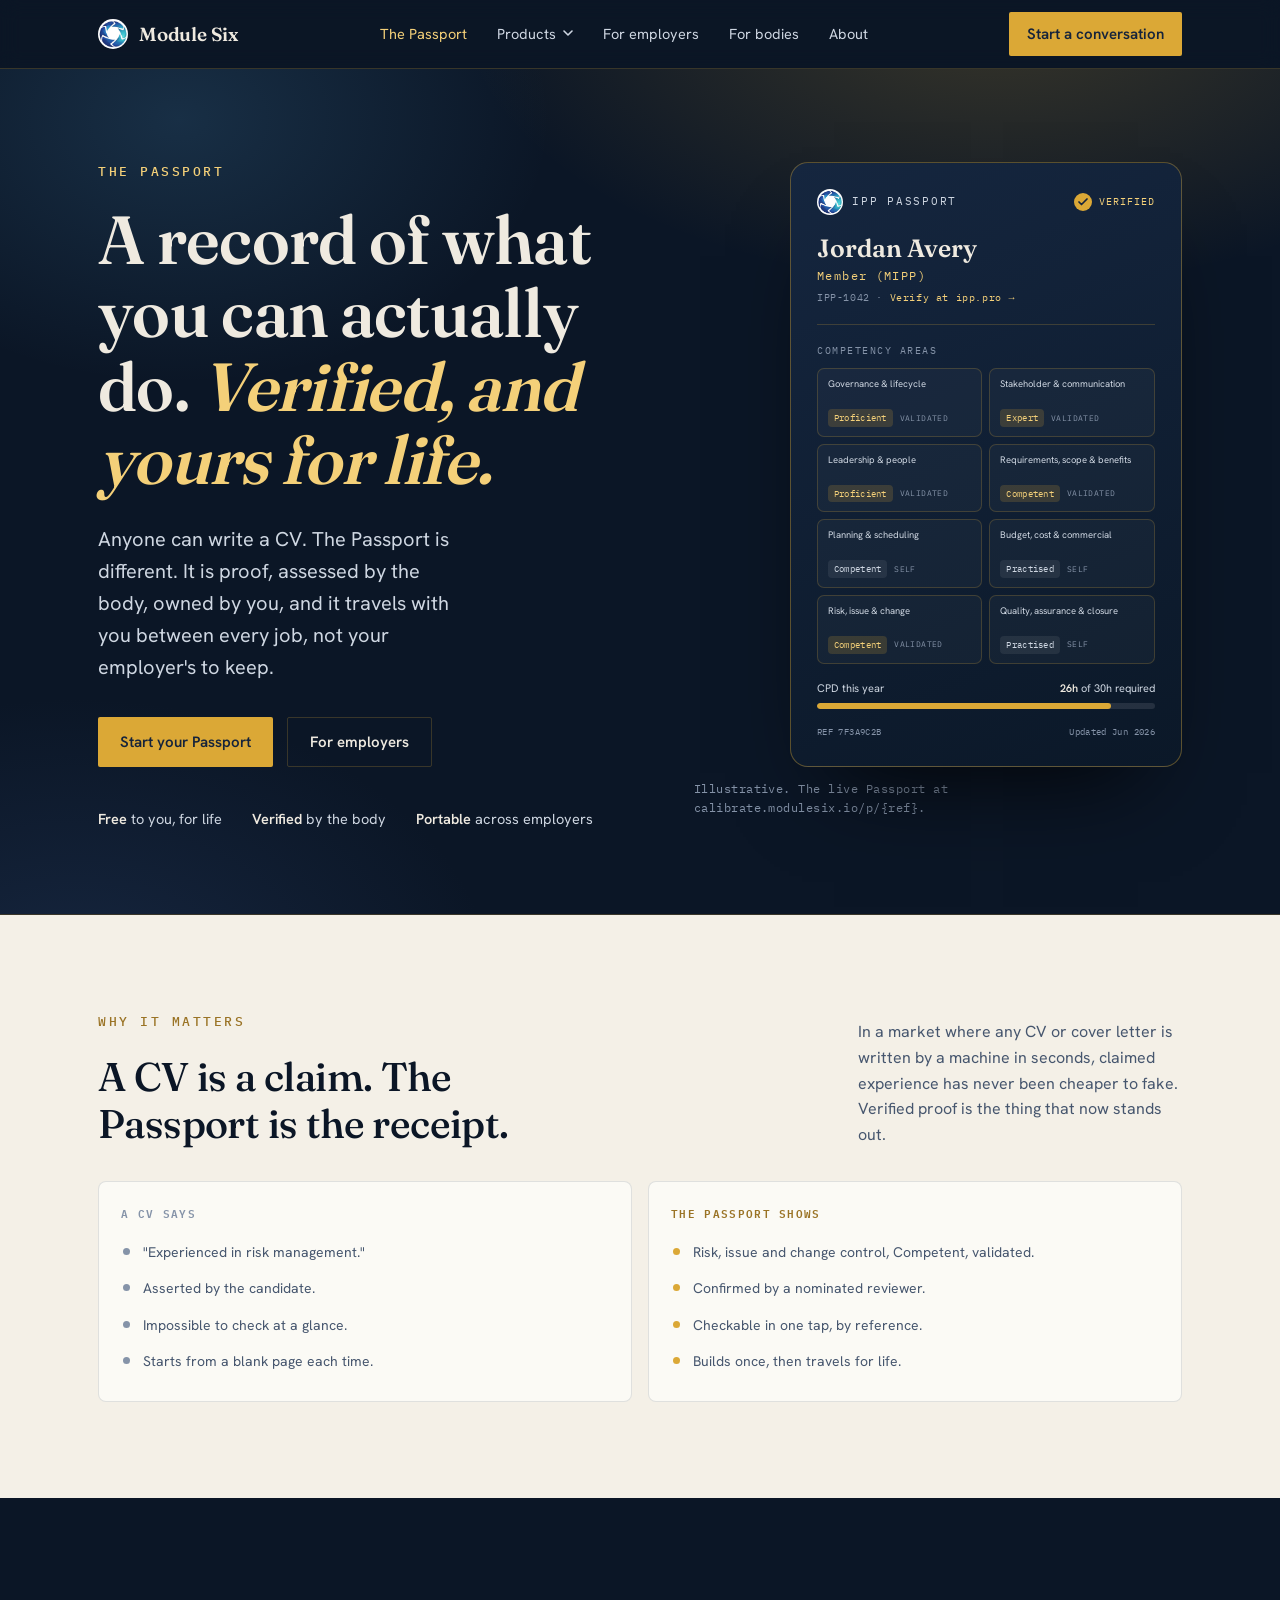
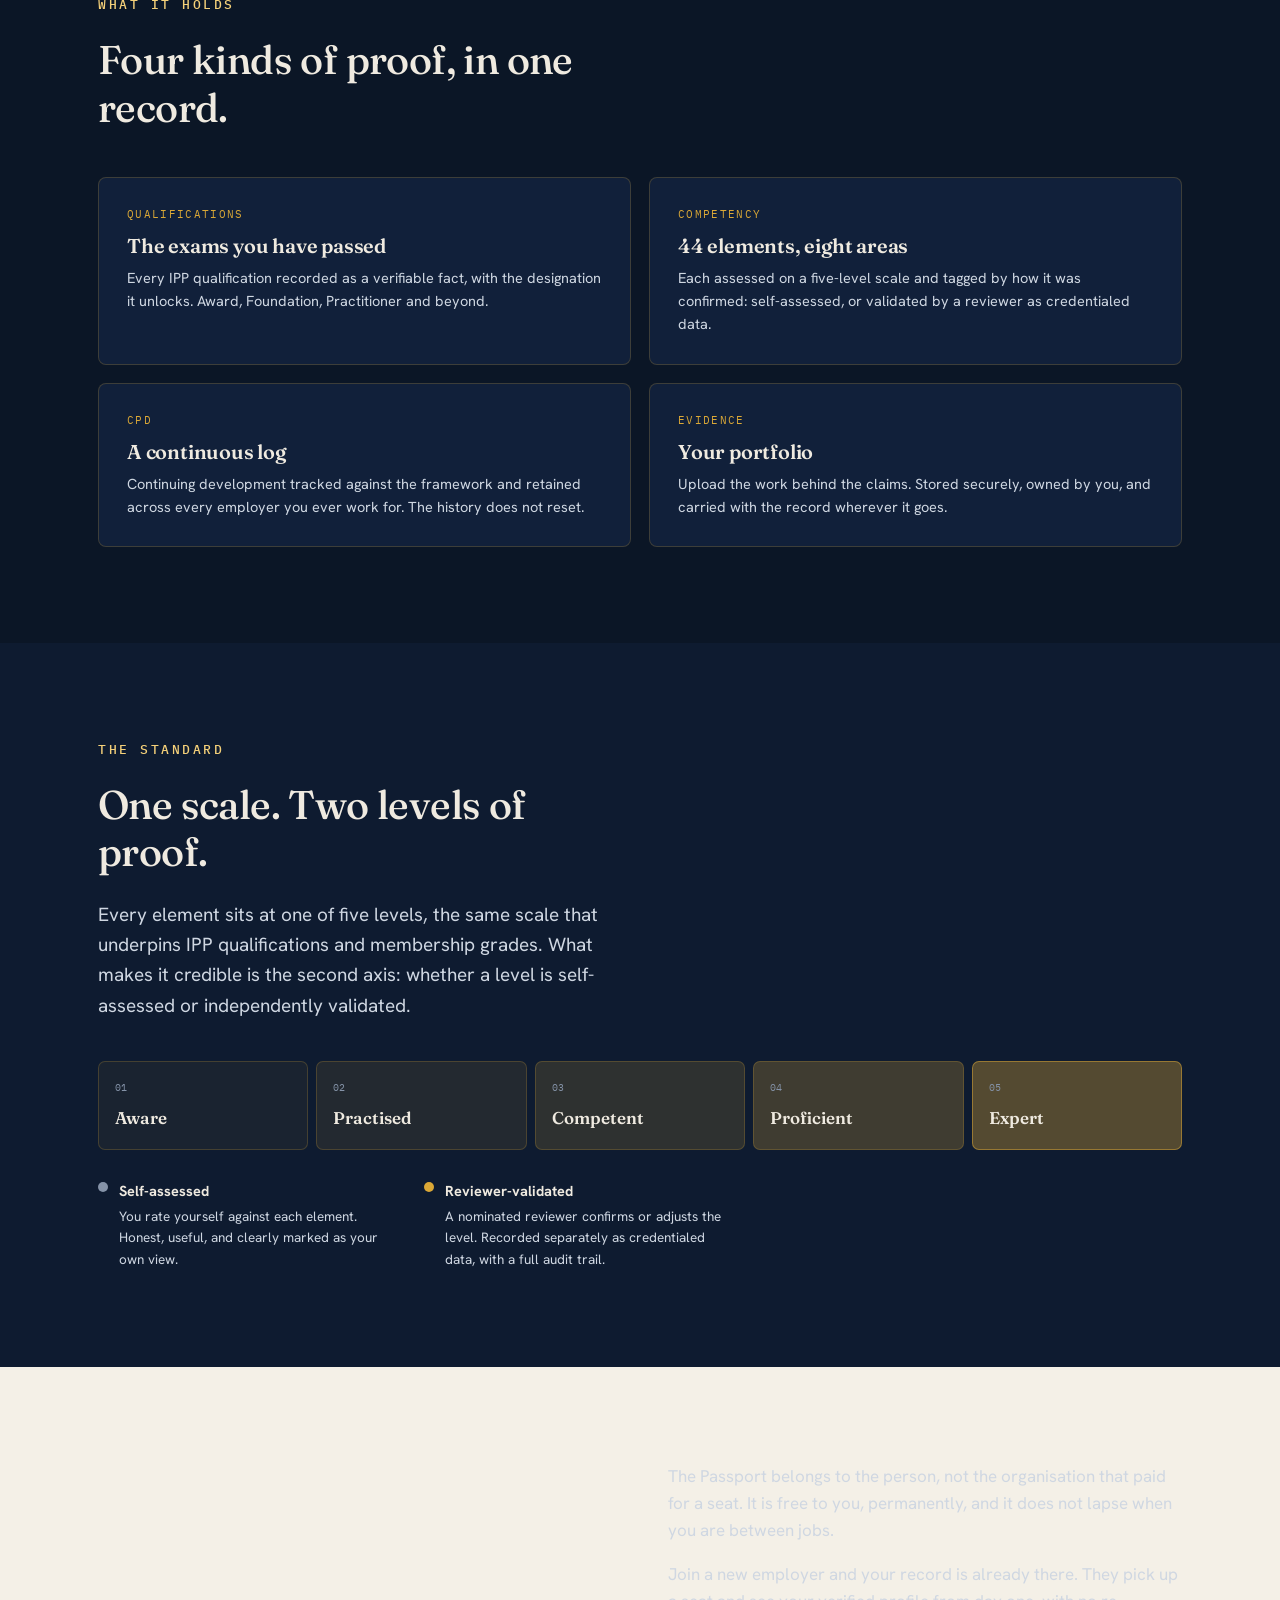
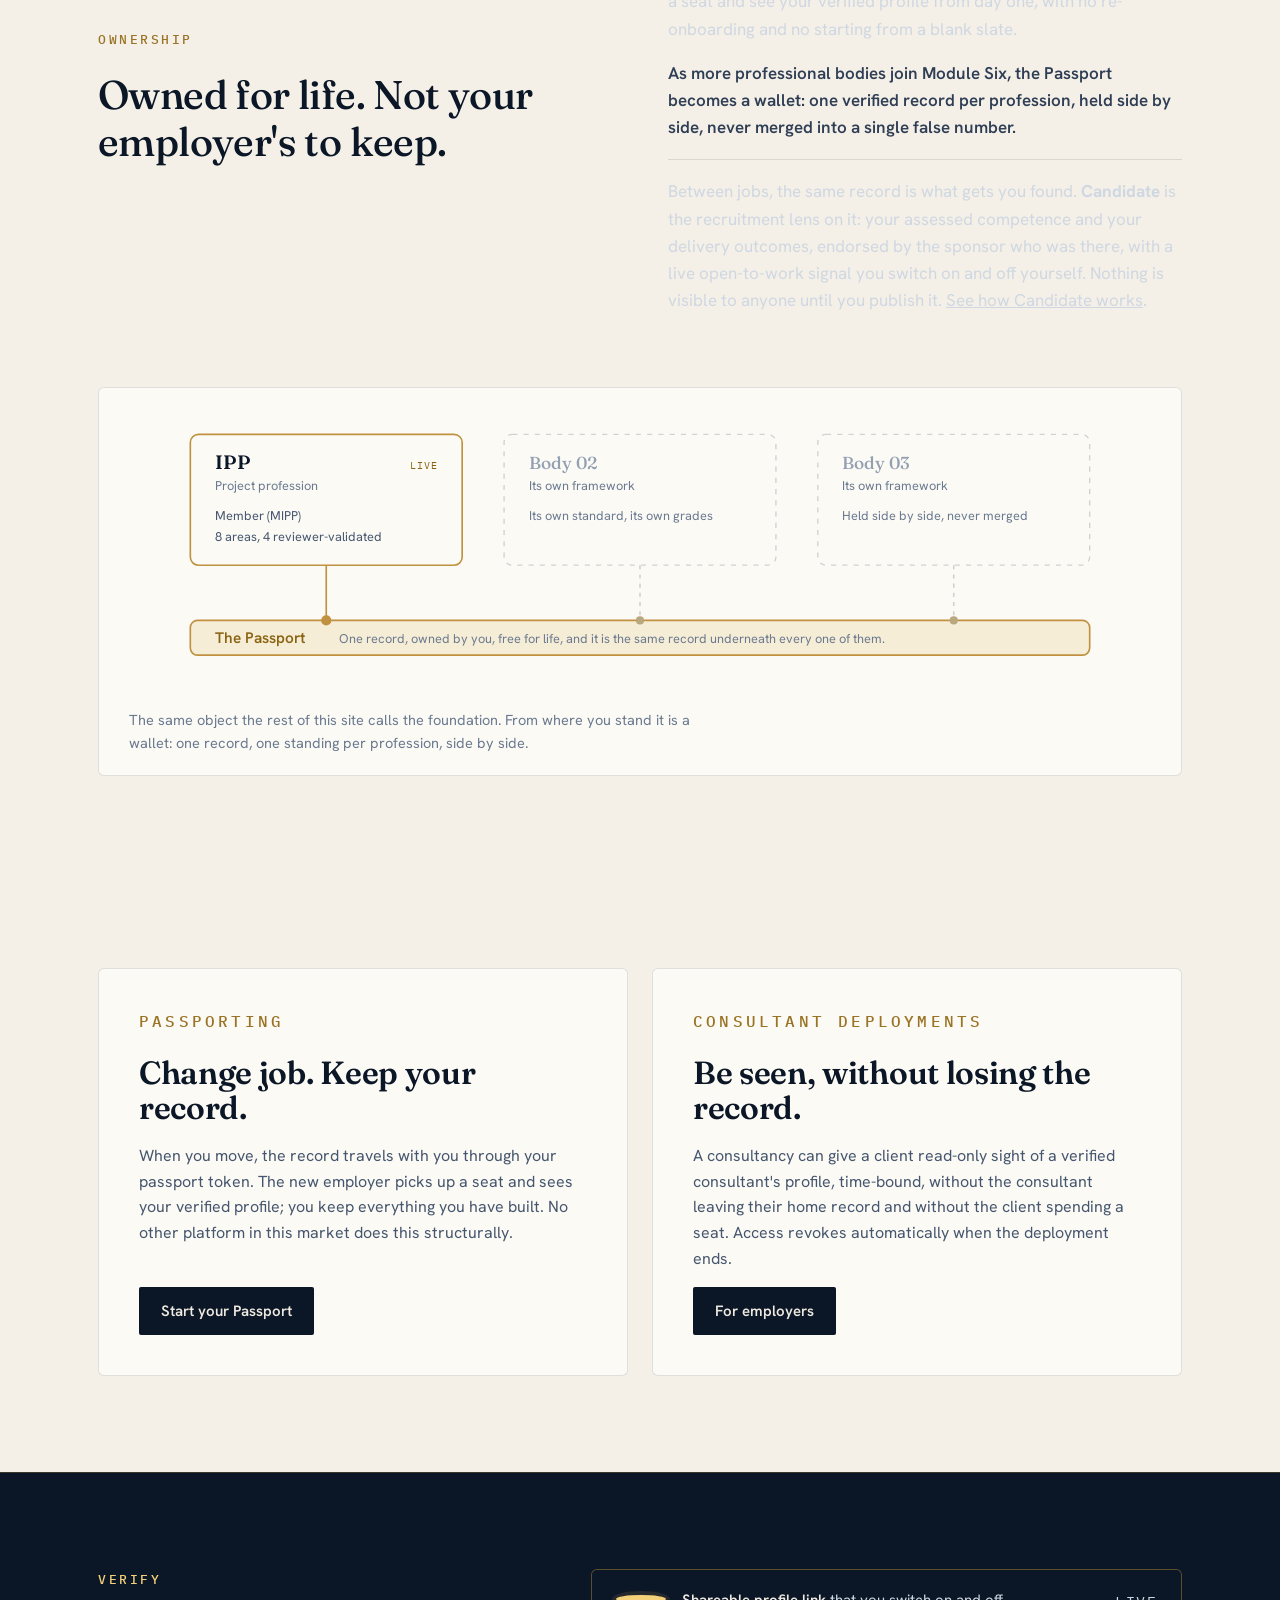
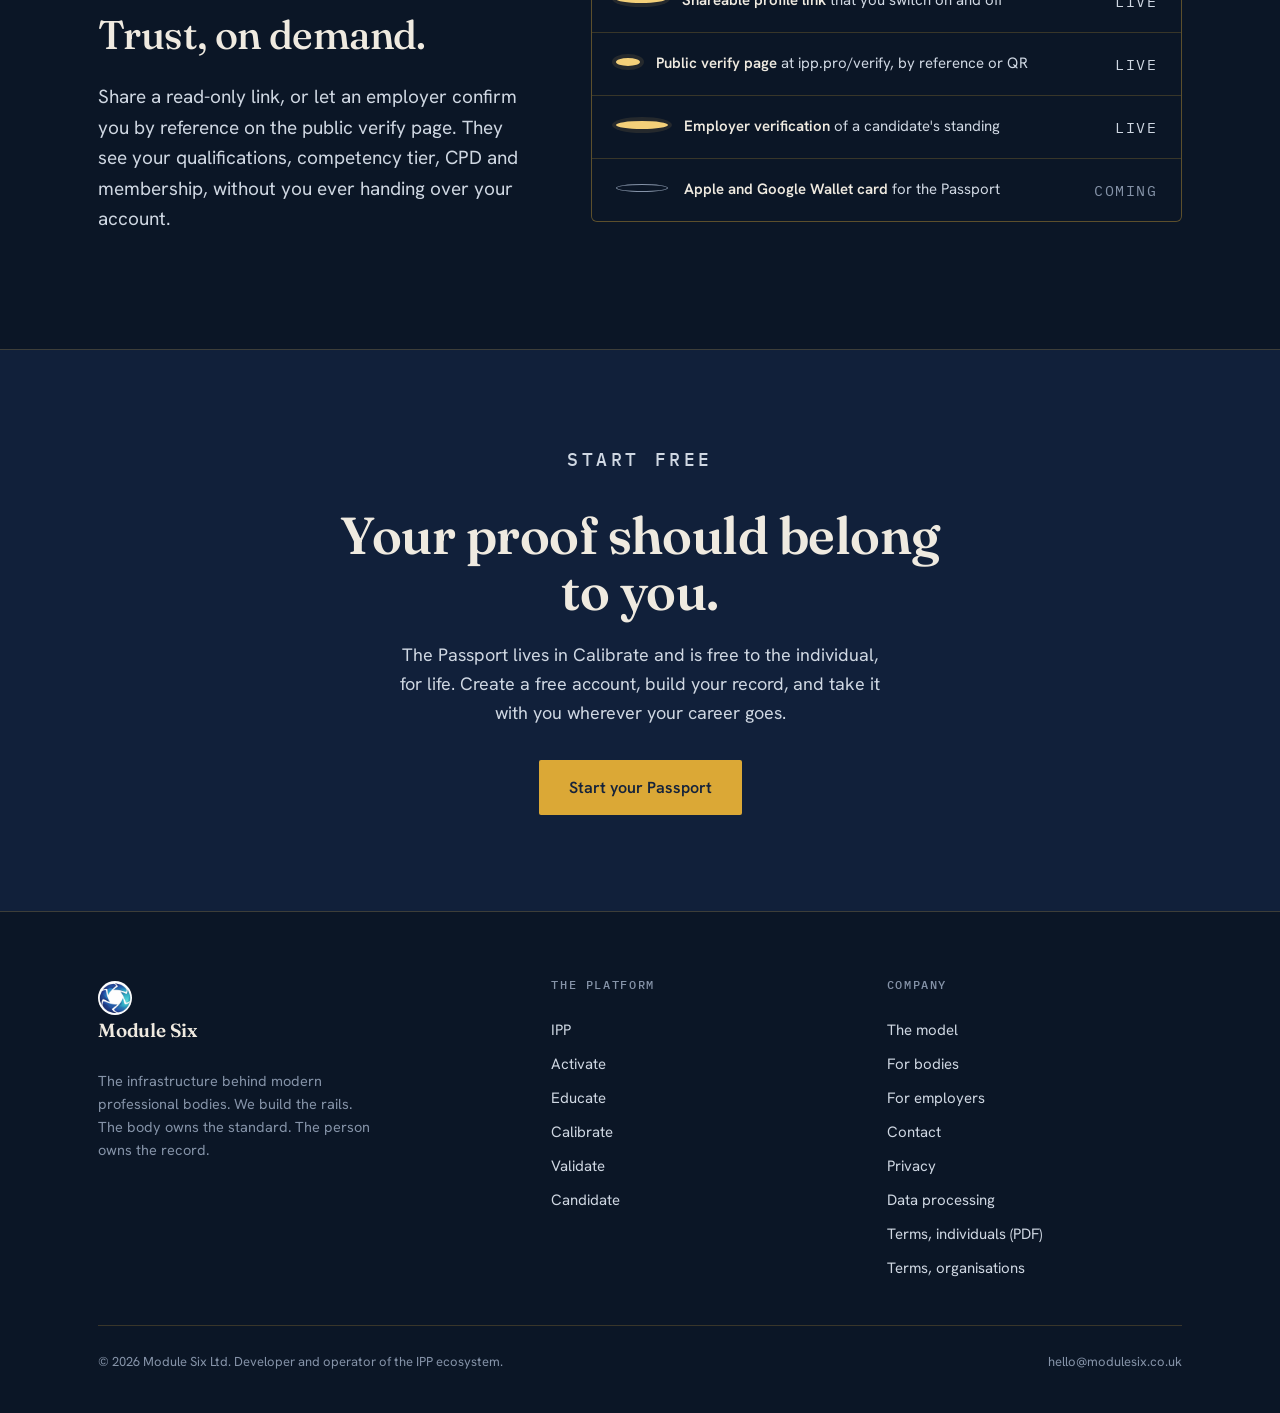
<file: the-passport.html>
<!DOCTYPE html>
<html lang="en-GB">
<head>
<meta charset="utf-8">
<meta name="viewport" content="width=device-width, initial-scale=1">
<title>The Passport: your portable competency and CPD record</title>
<meta name="description" content="A verified competency record assessed by the body and owned by you for life. Your professional record, qualifications and CPD history, portable across every employer.">
<meta name="theme-color" content="#0B1626">
<meta property="og:title" content="The Passport: your portable competency and CPD record">
<meta property="og:description" content="A verified competency record assessed by the body and owned by you for life. Your professional record, qualifications and CPD history, portable across every employer.">
<meta property="og:type" content="website">
<meta property="og:url" content="https://modulesix.co.uk/the-passport">
<link rel="canonical" href="https://modulesix.co.uk/the-passport">
<meta property="og:image" content="https://modulesix.co.uk/assets/og.png">
<meta property="og:site_name" content="Module Six">
<meta name="twitter:card" content="summary_large_image">
<meta name="twitter:image" content="https://modulesix.co.uk/assets/og.png">
<script type="application/ld+json">
{"@context":"https://schema.org","@type":"Organization","name":"Module Six Ltd","url":"https://modulesix.co.uk","logo":"https://modulesix.co.uk/assets/logo.png","description":"Module Six builds and operates the infrastructure modern professional bodies run on: credentialing, learning, competency and CPD, with a member-owned portable record.","sameAs":["https://ipp.pro"]}
</script>
<link rel="stylesheet" href="css/fonts.css">
<style>
  :root{
    --ink:#0B1626;
    --ink-2:#11203A;
    --ink-panel:#0E1B30;
    --paper:#F4F0E7;
    --paper-2:#FBFAF5;
    --brass:#DBA836;
    --brass-bright:#F4D079;
    --sky:#5BB0E8;
    --sky-soft:rgba(91,176,232,.14);
    --slate:#8593A8;
    --cream:#EFEAE0;
    --cream-dim:#CFD7E2;
    --line-dark:rgba(219,168,54,.22);
    --line-light:rgba(17,32,58,.12);
    --maxw:1140px;
  }
  *{box-sizing:border-box;}
  html{scroll-behavior:smooth;}
  body{
    margin:0;background:var(--ink);color:var(--cream);
    font-family:"Hanken Grotesk",system-ui,-apple-system,Segoe UI,Roboto,sans-serif;
    font-size:17px;line-height:1.6;-webkit-font-smoothing:antialiased;
    text-rendering:optimizeLegibility;
  }
  h1,h2,h3{font-family:"Fraunces",Georgia,serif;font-weight:600;line-height:1.08;letter-spacing:-.01em;margin:0;}
  p{margin:0 0 1em;}
  a{color:inherit;}
  .wrap{max-width:var(--maxw);margin:0 auto;padding:0 28px;}
  .eyebrow{
    font-family:"IBM Plex Mono",ui-monospace,monospace;
    font-size:12.5px;font-weight:500;letter-spacing:.2em;text-transform:uppercase;
    color:var(--brass-bright);margin:0 0 22px;
  }
  .eyebrow.dark-on-light{color:#9A7325;}
  .reveal{opacity:0;transform:translateY(18px);transition:opacity .7s ease,transform .7s ease;}
  .reveal.in{opacity:1;transform:none;}

  /* NAV */
  header.nav{position:sticky;top:0;z-index:50;background:rgba(11,22,38,.82);backdrop-filter:blur(10px);border-bottom:1px solid var(--line-dark);}
  .nav-inner{display:flex;align-items:center;justify-content:space-between;height:68px;}
  .brand{display:flex;align-items:center;gap:11px;text-decoration:none;}
  .brand .glyph{width:26px;height:26px;flex:0 0 26px;}
  .brand .name{font-family:"Fraunces",serif;font-weight:600;font-size:19px;letter-spacing:-.01em;color:var(--cream);}
  .nav-links{display:flex;align-items:center;gap:30px;}
  .nav-links a{font-size:14.5px;text-decoration:none;color:var(--cream-dim);transition:color .2s;}
  .nav-links a:hover{color:var(--cream);}
  .nav-links a.active{color:var(--brass-bright);}
  .btn{
    display:inline-flex;align-items:center;gap:9px;font-family:"Hanken Grotesk",sans-serif;
    font-weight:600;font-size:15px;text-decoration:none;border-radius:2px;
    padding:12px 22px;transition:transform .18s ease,background .2s ease,color .2s ease,border-color .2s ease;
  }
  .btn-primary{background:var(--brass);color:#15233b;}
  .btn-primary:hover{background:var(--brass-bright);transform:translateY(-1px);}
  .btn-ghost{border:1px solid var(--line-dark);color:var(--cream);}
  .btn-ghost:hover{border-color:var(--brass);color:var(--cream);}
  .nav .btn{padding:10px 18px;}
  .nav-toggle{display:none;}

  /* HERO */
  .hero{position:relative;overflow:hidden;padding:104px 0 92px;border-bottom:1px solid var(--line-dark);}
  .hero::before{content:"";position:absolute;inset:0;background:
    radial-gradient(620px 440px at 14% 6%, rgba(91,176,232,.16), transparent 60%),
    radial-gradient(900px 480px at 78% -8%, rgba(219,168,54,.22), transparent 60%),
    radial-gradient(700px 500px at 6% 110%, rgba(40,64,104,.40), transparent 60%);
    pointer-events:none;}
  .hero-grid{position:relative;display:grid;grid-template-columns:1.05fr .95fr;gap:56px;align-items:center;}
  .hero h1{font-size:clamp(38px,5.6vw,68px);}
  .hero h1 .em{color:var(--brass-bright);font-style:italic;}
  .hero-sub{font-size:clamp(17px,2vw,20px);color:var(--cream-dim);max-width:33ch;margin-top:26px;}
  .hero-cta{display:flex;gap:14px;margin-top:34px;flex-wrap:wrap;}
  .hero-meta{margin-top:40px;display:flex;gap:30px;flex-wrap:wrap;font-size:14.5px;color:var(--cream-dim);}
  .hero-meta b{color:var(--cream);font-weight:600;}
  .hero-art{position:relative;}
  .hero-art svg{width:100%;height:auto;display:block;}

  /* SECTIONS */
  section{padding:96px 0;}
  .section-lede{font-size:clamp(26px,3.4vw,40px);font-family:"Fraunces",serif;font-weight:500;line-height:1.18;letter-spacing:-.015em;max-width:20ch;}
  .lead-2{max-width:48ch;color:var(--cream-dim);font-size:19px;margin-top:24px;}

  /* THESIS strip */
  .thesis{background:var(--ink-2);border-top:1px solid var(--line-dark);border-bottom:1px solid var(--line-dark);}
  .thesis .wrap{display:grid;grid-template-columns:1fr 1fr;gap:56px;align-items:center;}
  .pullquote{font-family:"Fraunces",serif;font-weight:500;font-size:clamp(24px,3vw,34px);line-height:1.22;letter-spacing:-.01em;}
  .pullquote .hl{color:var(--brass-bright);}
  .thesis-body p{color:var(--cream-dim);}

  /* MODEL / lattice */
  .model{background:var(--ink);}
  .model-head{max-width:62ch;margin-bottom:46px;}
  .lattice-wrap{border:1px solid var(--line-dark);border-radius:6px;background:linear-gradient(180deg,rgba(20,33,55,.5),rgba(11,22,38,.2));padding:30px 30px 22px;}
  .lattice-wrap svg{width:100%;height:auto;display:block;}
  .model-foot{display:grid;grid-template-columns:repeat(3,1fr);gap:30px;margin-top:42px;}
  .model-foot h3{font-size:19px;color:var(--cream);margin-bottom:8px;}
  .model-foot p{font-size:15px;color:var(--cream-dim);margin:0;}
  .honest{margin-top:40px;border-left:2px solid var(--brass);padding:6px 0 6px 22px;font-family:"Fraunces",serif;font-size:21px;line-height:1.35;color:var(--cream);max-width:40ch;}

  /* PRODUCTS (paper) */
  .paper{background:var(--paper);color:var(--ink-2);}
  .paper .eyebrow{color:#9A7325;}
  .paper h2{color:var(--ink);}
  .prod-head{display:flex;justify-content:space-between;align-items:flex-end;gap:30px;margin-bottom:46px;flex-wrap:wrap;}
  .prod-head .section-lede{color:var(--ink);}
  .prod-grid{display:grid;grid-template-columns:repeat(2,1fr);gap:22px;}
  .prod{background:var(--paper-2);border:1px solid var(--line-light);border-radius:6px;padding:30px 30px 26px;transition:transform .2s ease,box-shadow .2s ease,border-color .2s;}
  .prod:hover{transform:translateY(-3px);box-shadow:0 18px 40px -28px rgba(17,32,58,.5);border-color:rgba(219,168,54,.5);}
  .prod-top{display:flex;align-items:center;justify-content:space-between;margin-bottom:16px;}
  .prod-name{font-family:"Fraunces",serif;font-weight:600;font-size:24px;color:var(--ink);}
  .prod-tag{font-family:"IBM Plex Mono",monospace;font-size:11px;letter-spacing:.12em;text-transform:uppercase;color:#9A7325;}
  .prod p{color:#46566e;font-size:15.5px;margin:0 0 18px;}
  .prod .who{font-size:13px;color:var(--slate);font-weight:600;}
  .prod-link{font-family:"IBM Plex Mono",monospace;font-size:13px;color:#9A7325;text-decoration:none;border-bottom:1px solid rgba(154,115,37,.35);padding-bottom:1px;transition:color .2s,border-color .2s;}
  .prod-link:hover{color:var(--ink);border-color:var(--ink);}
  .prod-foot{display:flex;justify-content:space-between;align-items:center;margin-top:6px;gap:14px;}

  /* DIFFERENTIATORS (dark panel) */
  .diff{background:var(--ink-panel);}
  .diff-grid{display:grid;grid-template-columns:repeat(3,1fr);gap:1px;background:var(--line-dark);border:1px solid var(--line-dark);border-radius:6px;overflow:hidden;margin-top:46px;}
  .diff-cell{background:var(--ink);padding:32px 28px;}
  .diff-cell .num{font-family:"IBM Plex Mono",monospace;font-size:12px;color:var(--brass);letter-spacing:.1em;}
  .diff-cell h3{font-size:20px;color:var(--cream);margin:14px 0 10px;}
  .diff-cell p{font-size:15px;color:var(--cream-dim);margin:0;}

  /* SPLIT audience blocks */
  .split{background:var(--paper);color:var(--ink-2);}
  .split .wrap{display:grid;grid-template-columns:1fr 1fr;gap:24px;}
  .aud{background:var(--paper-2);border:1px solid var(--line-light);border-radius:6px;padding:40px;}
  .aud .eyebrow{color:#9A7325;}
  .aud h2{font-size:clamp(24px,3vw,32px);color:var(--ink);margin-bottom:18px;}
  .aud p{color:#46566e;font-size:16px;}
  .aud ul{list-style:none;margin:22px 0 28px;padding:0;}
  .aud li{position:relative;padding:9px 0 9px 26px;font-size:15.5px;color:#3a4a62;border-top:1px solid var(--line-light);}
  .aud li:first-child{border-top:none;}
  .aud li::before{content:"";position:absolute;left:2px;top:16px;width:8px;height:8px;background:var(--brass);border-radius:1px;transform:rotate(45deg);}
  .btn-dark{background:var(--ink);color:var(--cream);}
  .btn-dark:hover{background:var(--ink-2);transform:translateY(-1px);}

  /* PROOF */
  .proof{background:var(--ink);border-top:1px solid var(--line-dark);}
  .proof-grid{display:grid;grid-template-columns:.85fr 1.15fr;gap:56px;align-items:start;}
  .stat-row{display:flex;gap:46px;flex-wrap:wrap;margin:34px 0 0;}
  .stat .n{font-family:"Fraunces",serif;font-size:46px;font-weight:600;color:var(--brass-bright);line-height:1;}
  .stat .l{font-size:13.5px;color:var(--slate);margin-top:8px;max-width:18ch;}
  .live-list{display:grid;gap:1px;background:var(--line-dark);border:1px solid var(--line-dark);border-radius:6px;overflow:hidden;}
  .live-row{background:var(--ink);padding:18px 24px;display:flex;align-items:flex-start;gap:16px;}
  .live-row .dot{margin-top:7px;width:8px;height:8px;border-radius:50%;background:var(--brass-bright);flex:0 0 8px;box-shadow:0 0 0 4px rgba(221,178,99,.12);}
  .live-row .dot.soon{background:transparent;border:1.5px solid var(--slate);box-shadow:none;}
  .live-row span{font-size:15px;color:var(--cream-dim);}
  .live-row b{color:var(--cream);font-weight:600;}
  .live-row > span:not(.live-tag){flex:1 1 auto;}
  .live-tag{flex:0 0 96px;text-align:right;white-space:nowrap;font-family:"IBM Plex Mono",monospace;font-size:10.5px;letter-spacing:.1em;text-transform:uppercase;color:var(--brass);padding-top:2px;}
  .live-tag.soon{color:var(--slate);}

  /* CTA band */
  .cta-band{background:var(--ink-2);border-top:1px solid var(--line-dark);border-bottom:1px solid var(--line-dark);text-align:center;}
  .cta-band h2{font-size:clamp(30px,4.4vw,52px);max-width:18ch;margin:0 auto 22px;}
  .cta-band p{color:var(--cream-dim);max-width:48ch;margin:0 auto 32px;font-size:18px;}

  /* FOOTER */
  footer{background:var(--ink);padding:64px 0 40px;}
  .foot-grid{display:grid;grid-template-columns:1.4fr 1fr 1fr;gap:40px;padding-bottom:40px;border-bottom:1px solid var(--line-dark);}
  .foot-grid h4{font-family:"IBM Plex Mono",monospace;font-size:11.5px;letter-spacing:.14em;text-transform:uppercase;color:var(--slate);margin:0 0 18px;font-weight:500;}
  .foot-grid a{display:block;text-decoration:none;color:var(--cream-dim);font-size:15px;padding:5px 0;transition:color .2s;}
  .foot-grid a:hover{color:var(--brass-bright);}
  .foot-blurb{color:var(--slate);font-size:14.5px;max-width:34ch;margin-top:18px;}
  .foot-bottom{display:flex;justify-content:space-between;align-items:center;gap:20px;padding-top:26px;flex-wrap:wrap;}
  .foot-bottom small{color:var(--slate);font-size:13px;}

  .aud{display:flex;flex-direction:column;}
  .aud ul{flex:1 1 auto;}
  .aud .btn{margin-top:auto;align-self:flex-start;}

  @media (max-width:900px){
    .hero-grid,.thesis .wrap,.split .wrap,.proof-grid{grid-template-columns:1fr;gap:40px;}
    .hero-art{order:-1;max-width:460px;}
    .prod-grid,.diff-grid,.model-foot{grid-template-columns:1fr;}
    .diff-grid{gap:1px;}
    .foot-grid{grid-template-columns:1fr 1fr;}
    .nav-links{display:none;}
    .nav .btn-ghost{display:none;}
  }
  @media (max-width:560px){
    section{padding:72px 0;}
    .hero{padding:72px 0 64px;}
    .foot-grid{grid-template-columns:1fr;}
    .stat-row{gap:30px;}
  }
  /* logo */
  .brand .logo{width:30px;height:30px;flex:0 0 30px;display:block;border-radius:50%;}
  footer .brand .logo{width:34px;height:34px;flex:0 0 34px;}

  /* products dropdown */
  .has-dd{position:relative;}
  .dd-trigger{display:inline-flex;align-items:center;gap:7px;cursor:pointer;background:none;border:0;font-family:inherit;font-size:14.5px;color:var(--cream-dim);padding:0;transition:color .2s;}
  .has-dd:hover .dd-trigger,.has-dd:focus-within .dd-trigger{color:var(--cream);}
  .dd-trigger .caret{transition:transform .22s ease;}
  .has-dd:hover .caret,.has-dd:focus-within .caret{transform:rotate(180deg);}
  .dd-menu{position:absolute;top:calc(100% + 16px);left:50%;transform:translateX(-50%) translateY(8px);min-width:312px;background:#0E1B30;border:1px solid var(--line-dark);border-radius:9px;padding:8px;opacity:0;visibility:hidden;transition:opacity .2s ease,transform .2s ease;box-shadow:0 26px 64px -30px rgba(0,0,0,.75);z-index:60;}
  .dd-menu::before{content:"";position:absolute;top:-18px;left:0;right:0;height:18px;}
  .has-dd:hover .dd-menu,.has-dd:focus-within .dd-menu{opacity:1;visibility:visible;transform:translateX(-50%) translateY(0);}
  .dd-item{display:flex;gap:12px;align-items:flex-start;padding:11px 13px;border-radius:6px;text-decoration:none;transition:background .15s ease;}
  .dd-item:hover{background:rgba(219,168,54,.10);}
  .dd-dot{width:7px;height:7px;border-radius:2px;background:var(--brass);transform:rotate(45deg);margin-top:6px;flex:0 0 7px;}
  .dd-item .tx{display:flex;flex-direction:column;}
  .dd-item .nm{font-weight:600;color:var(--cream);font-size:14.5px;}
  .dd-item .ds{font-size:12.5px;color:var(--slate);margin-top:2px;}
  .wallet-wrap{margin-top:56px;border:1px solid var(--line-light);border-radius:6px;background:var(--paper-2);padding:28px 30px 20px;}
  .wallet-wrap svg{width:100%;height:auto;display:block;}
  .wallet-note{margin:18px 0 0;font-size:14.5px;color:#6B7A90;max-width:72ch;}
  .dd-sep{height:1px;background:var(--line-dark);margin:8px 13px 4px;}
  .dd-group{padding:4px 13px 6px;font-family:"IBM Plex Mono",monospace;font-size:10.5px;letter-spacing:.14em;text-transform:uppercase;color:var(--slate);}

  @media (prefers-reduced-motion:reduce){
    .reveal{opacity:1;transform:none;transition:none;}
    html{scroll-behavior:auto;}
    .draw{stroke-dasharray:none!important;stroke-dashoffset:0!important;animation:none!important;}
  }

  /* ---- The Passport page ---- */
  .pp-hero{padding:92px 0 84px;}
  .pp-card-wrap{display:flex;flex-direction:column;align-items:flex-end;gap:12px;}
  .pp-card{position:relative;width:100%;max-width:392px;background:linear-gradient(158deg,#15263f,#0b1828);border:1px solid rgba(219,168,54,.38);border-radius:18px;padding:26px;box-shadow:0 50px 90px -44px rgba(0,0,0,.85);}
  .pp-top{display:flex;align-items:center;justify-content:space-between;margin-bottom:20px;}
  .pp-brand{display:flex;align-items:center;gap:9px;}
  .pp-brand img{width:26px;height:26px;border-radius:50%;display:block;}
  .pp-brand span{font-family:"IBM Plex Mono",monospace;font-size:11px;letter-spacing:.16em;color:var(--cream-dim);}
  .pp-verified{display:flex;align-items:center;gap:7px;font-family:"IBM Plex Mono",monospace;font-size:9.5px;letter-spacing:.1em;color:var(--brass-bright);}
  .pp-check{width:18px;height:18px;border-radius:50%;background:var(--brass);display:flex;align-items:center;justify-content:center;}
  .pp-holder{font-family:"Fraunces",serif;font-weight:600;font-size:25px;color:var(--cream);line-height:1.1;}
  .pp-desig{font-family:"IBM Plex Mono",monospace;font-size:11.5px;letter-spacing:.12em;color:var(--brass-bright);margin-top:4px;}
  .pp-div{height:1px;background:var(--line-dark);margin:18px 0;}
  .pp-ref{font-family:"IBM Plex Mono",monospace;font-size:10px;letter-spacing:.06em;color:var(--slate);margin-top:5px;}
  .pp-ref a{color:var(--brass-bright);text-decoration:none;}
  .pp-secl{font-family:"IBM Plex Mono",monospace;font-size:9.5px;letter-spacing:.16em;color:var(--slate);margin:18px 0 10px;text-transform:uppercase;}
  .pp-areas{display:grid;grid-template-columns:1fr 1fr;gap:7px;}
  .pp-area{background:rgba(255,255,255,.03);border:1px solid var(--line-dark);border-radius:7px;padding:9px 10px;}
  .pp-area .an{font-size:9.5px;color:var(--cream-dim);line-height:1.25;min-height:24px;}
  .pp-pill{display:inline-block;margin-top:6px;font-family:"IBM Plex Mono",monospace;font-size:8.5px;letter-spacing:.03em;padding:2px 6px;border-radius:4px;white-space:nowrap;}
  .pp-pill.val{background:rgba(219,168,54,.18);color:var(--brass-bright);}
  .pp-area .pp-pill{margin-top:0;}
  .pp-lv{display:flex;align-items:center;gap:7px;margin-top:7px;}
  .pp-tier{font-family:"IBM Plex Mono",monospace;font-size:8px;letter-spacing:.05em;text-transform:uppercase;color:var(--slate);}
  .pp-pill.self{background:rgba(255,255,255,.07);color:var(--cream-dim);}
  .pp-cpd-wrap{margin-top:16px;}
  .pp-cpd-top{display:flex;justify-content:space-between;align-items:baseline;font-size:11px;color:var(--cream-dim);margin-bottom:6px;}
  .pp-cpd-top b{color:var(--cream);font-weight:600;}
  .pp-bar{height:6px;border-radius:3px;background:rgba(255,255,255,.10);overflow:hidden;}
  .pp-bar i{display:block;height:100%;background:var(--brass);border-radius:3px;}
  .pp-foot{display:flex;align-items:center;justify-content:space-between;gap:12px;margin-top:16px;font-family:"IBM Plex Mono",monospace;font-size:9px;letter-spacing:.04em;color:var(--slate);}
  .pp-caption{font-family:"IBM Plex Mono",monospace;font-size:12px;letter-spacing:.04em;color:var(--slate);}

  .contrast{display:grid;grid-template-columns:1fr 1fr;gap:16px;margin-top:8px;}
  .contrast .col{border:1px solid var(--line-light);border-radius:8px;padding:22px;background:var(--paper-2);}
  .contrast .col h4{font-family:"IBM Plex Mono",monospace;font-size:11px;letter-spacing:.12em;text-transform:uppercase;margin:0 0 12px;}
  .contrast .claim h4{color:var(--slate);}
  .contrast .proof h4{color:#9A7325;}
  .contrast ul{list-style:none;margin:0;padding:0;}
  .contrast li{font-size:14px;color:#46566e;padding:7px 0 7px 22px;position:relative;}
  .contrast li::before{content:"";position:absolute;left:2px;top:14px;width:7px;height:7px;border-radius:50%;}
  .contrast .claim li::before{background:var(--slate);}
  .contrast .proof li::before{background:var(--brass);}

  .hold-grid{display:grid;grid-template-columns:repeat(2,1fr);gap:18px;margin-top:46px;}
  .hold{background:var(--ink-2);border:1px solid var(--line-dark);border-radius:8px;padding:28px;}
  .hold .hk{font-family:"IBM Plex Mono",monospace;font-size:11px;letter-spacing:.12em;color:var(--brass);text-transform:uppercase;}
  .hold h3{font-size:20px;color:var(--cream);margin:12px 0 9px;}
  .hold p{font-size:14.5px;color:var(--cream-dim);margin:0;}

  .scale{display:flex;gap:8px;margin-top:40px;}
  .seg{flex:1;border-radius:7px;padding:18px 16px;border:1px solid var(--line-dark);background:var(--ink-2);}
  .seg .sn{font-family:"IBM Plex Mono",monospace;font-size:10px;color:var(--slate);}
  .seg .sl{font-family:"Fraunces",serif;font-size:17px;color:var(--cream);margin-top:8px;font-weight:600;}
  .seg:nth-child(1){background:rgba(219,168,54,.06);}
  .seg:nth-child(2){background:rgba(219,168,54,.10);}
  .seg:nth-child(3){background:rgba(219,168,54,.16);}
  .seg:nth-child(4){background:rgba(219,168,54,.24);}
  .seg:nth-child(5){background:rgba(219,168,54,.34);border-color:rgba(219,168,54,.5);}
  .tiers{display:flex;gap:26px;margin-top:26px;flex-wrap:wrap;}
  .tier-chip{display:flex;align-items:flex-start;gap:11px;max-width:30ch;}
  .tier-chip .d{width:10px;height:10px;border-radius:50%;margin-top:6px;flex:0 0 10px;}
  .tier-chip .d.self{background:var(--slate);}
  .tier-chip .d.val{background:var(--brass);}
  .tier-chip b{color:var(--cream);font-size:14.5px;}
  .tier-chip span{display:block;color:var(--cream-dim);font-size:13.5px;margin-top:3px;}

  @media (max-width:780px){
    .contrast,.hold-grid{grid-template-columns:1fr;}
    .scale{flex-wrap:wrap;}
    .seg{flex:1 1 40%;}
    .pp-card-wrap{align-items:stretch;}
  }


  /* mobile menu */
  .nav-toggle{display:none;width:36px;height:36px;border:0;background:none;cursor:pointer;flex-direction:column;justify-content:center;gap:5px;padding:6px;}
  .nav-toggle span{display:block;height:2px;background:var(--cream);border-radius:2px;transition:transform .25s ease,opacity .2s ease;}
  .nav-toggle.open span:nth-child(1){transform:translateY(7px) rotate(45deg);}
  .nav-toggle.open span:nth-child(2){opacity:0;}
  .nav-toggle.open span:nth-child(3){transform:translateY(-7px) rotate(-45deg);}
  .mnav{position:fixed;top:68px;left:0;right:0;z-index:49;background:#0E1B30;border-bottom:1px solid var(--line-dark);padding:8px 0 16px;box-shadow:0 24px 50px -24px rgba(0,0,0,.7);display:none;flex-direction:column;}
  .mnav.open{display:flex;}
  .mnav a{padding:14px 28px;text-decoration:none;color:var(--cream);font-size:17px;border-top:1px solid rgba(255,255,255,.05);}
  .mnav a:first-child{border-top:none;}
  .mnav .mnav-group{padding:16px 28px 4px;font-family:"IBM Plex Mono",monospace;font-size:11px;letter-spacing:.14em;text-transform:uppercase;color:var(--slate);}
  .mnav .mnav-sub{padding-left:42px;font-size:15px;color:var(--cream-dim);border-top:none;}
  .mnav .mnav-cta{margin:14px 24px 4px;background:var(--brass);color:#15233b;border-radius:5px;text-align:center;font-weight:600;border-top:none;}
  @media (max-width:900px){ .nav-toggle{display:flex;} }
  @media (min-width:901px){ .mnav{display:none !important;} }


  /* mobile menu */
  .nav-burger{display:none;flex-direction:column;gap:5px;background:none;border:0;cursor:pointer;padding:8px;margin-left:auto;}
  .nav-burger span{width:24px;height:2px;background:var(--cream);border-radius:2px;transition:transform .25s ease,opacity .2s ease;}
  .nav-burger.open span:nth-child(1){transform:translateY(7px) rotate(45deg);}
  .nav-burger.open span:nth-child(2){opacity:0;}
  .nav-burger.open span:nth-child(3){transform:translateY(-7px) rotate(-45deg);}
  .mobile-menu{display:none;position:fixed;top:68px;left:0;right:0;background:var(--ink-2);border-top:1px solid var(--line-dark);border-bottom:1px solid var(--line-dark);padding:14px 28px 26px;z-index:49;box-shadow:0 30px 60px -30px rgba(0,0,0,.7);max-height:calc(100vh - 68px);overflow-y:auto;}
  .mobile-menu.open{display:block;}
  .mobile-menu>a{display:block;font-size:17px;color:var(--cream);text-decoration:none;padding:14px 0;border-top:1px solid var(--line-dark);}
  .mobile-menu>a:first-child{border-top:none;}
  .mm-group{border-top:1px solid var(--line-dark);padding:8px 0 10px;}
  .mm-h{display:block;font-family:"IBM Plex Mono",monospace;font-size:11px;letter-spacing:.14em;text-transform:uppercase;color:var(--slate);padding:8px 0 4px;}
  .mm-group a{display:block;color:var(--cream-dim);text-decoration:none;padding:10px 0 10px 14px;font-size:16px;}
  .mm-cta{display:block;margin-top:16px;text-align:center;}
  @media (max-width:900px){ .nav-burger{display:flex;} .nav-inner > .btn-primary{display:none;} }

  .mobile-menu .mm-label{font-family:"IBM Plex Mono",monospace;font-size:10.5px;letter-spacing:.16em;text-transform:uppercase;color:var(--slate);padding:20px 0 2px;}
  .mobile-menu a.mm-cta{margin-top:18px;border-top:none;background:var(--brass);color:#15233b;font-weight:700;text-align:center;border-radius:10px;padding:15px 0;}
</style>
<link rel="icon" href="/favicon.svg" type="image/svg+xml">
<link rel="icon" href="/favicon.ico" sizes="any">
<link rel="apple-touch-icon" href="/apple-touch-icon.png">
</head>
<body>

<header class="nav">
  <div class="wrap nav-inner">
    <a class="brand" href="index.html" aria-label="Module Six home">
      <img class="logo" src="[data-uri]" alt="" width="30" height="30">
      <span class="name">Module Six</span>
    </a>
    <nav class="nav-links" aria-label="Primary">
      <a class="nl active" href="the-passport.html" aria-current="page">The Passport</a>
      <div class="has-dd">
        <button class="dd-trigger" aria-haspopup="true" aria-expanded="false">Products
          <svg class="caret" width="10" height="7" viewBox="0 0 10 7" fill="none" aria-hidden="true"><path d="M1 1l4 4 4-4" stroke="currentColor" stroke-width="1.6" stroke-linecap="round" stroke-linejoin="round"/></svg>
        </button>
        <div class="dd-menu" role="menu">
          <a class="dd-item" role="menuitem" href="https://activate.modulesix.io" target="_blank" rel="noopener"><span class="dd-dot"></span><span class="tx"><span class="nm">Activate</span><span class="ds">Qualify: pathways and exams</span></span></a>
          <a class="dd-item" role="menuitem" href="courses.html"><span class="dd-dot"></span><span class="tx"><span class="nm">Educate</span><span class="ds">Open learning and CPD, the widest way in</span></span></a>
          <a class="dd-item" role="menuitem" href="calibrate.html"><span class="dd-dot"></span><span class="tx"><span class="nm">Calibrate</span><span class="ds">The Passport and the employer platform</span></span></a><a class="dd-item" role="menuitem" href="validate.html"><span class="dd-dot"></span><span class="tx"><span class="nm">Validate</span><span class="ds">Authority to Work compliance</span></span></a><a class="dd-item" role="menuitem" href="candidate.html"><span class="dd-dot"></span><span class="tx"><span class="nm">Candidate</span><span class="ds">Verified talent, open to work</span></span></a>
          <div class="dd-sep"></div>
          <div class="dd-group">The live body</div>
          <a class="dd-item" role="menuitem" href="https://ipp.pro" target="_blank" rel="noopener"><span class="dd-dot body"></span><span class="tx"><span class="nm">IPP</span><span class="ds">The Institute of Project Professionals, live on the rails</span></span></a>
        </div>
      </div>
      <a class="nl" href="calibrate.html">For employers</a>
      <a class="nl" href="for-bodies.html">For bodies</a>
      <a class="nl" href="about.html">About</a>
    </nav>
    <a class="btn btn-primary" href="index.html#contact">Start a conversation</a>
    <button class="nav-toggle" aria-label="Open menu" aria-expanded="false"><span></span><span></span><span></span></button>
  </div>
</header>

<div class="mnav" id="mnav">
  <a href="the-passport.html">The Passport</a>
  <div class="mnav-group">Products</div>
  <a class="mnav-sub" href="https://activate.modulesix.io" target="_blank" rel="noopener">Activate</a>
  <a class="mnav-sub" href="courses.html">Educate</a>
  <a class="mnav-sub" href="calibrate.html">Calibrate</a><a class="mnav-sub" href="validate.html">Validate</a><a class="mnav-sub" href="candidate.html">Candidate</a>
  <div class="mnav-group">The live body</div>
  <a class="mnav-sub" href="https://ipp.pro" target="_blank" rel="noopener">IPP</a>
  <a href="calibrate.html">For employers</a>
  <a href="for-bodies.html">For bodies</a>
  <a href="about.html">About</a>
  <a class="mnav-cta" href="index.html#contact">Start a conversation</a>
</div>


<!-- HERO -->
<a id="top"></a>
<section class="hero pp-hero">
  <div class="wrap hero-grid">
    <div>
      <p class="eyebrow reveal">The Passport</p>
      <h1 class="reveal">A record of what you can actually do. <span class="em">Verified, and yours for life.</span></h1>
      <p class="hero-sub reveal">Anyone can write a CV. The Passport is different. It is proof, assessed by the body, owned by you, and it travels with you between every job, not your employer's to keep.</p>
      <div class="hero-cta reveal">
        <a class="btn btn-primary" href="https://ipp.pro/membership.html" target="_blank" rel="noopener">Start your Passport</a>
        <a class="btn btn-ghost" href="index.html#employers">For employers</a>
      </div>
      <div class="hero-meta reveal">
        <span><b>Free</b> to you, for life</span>
        <span><b>Verified</b> by the body</span>
        <span><b>Portable</b> across employers</span>
      </div>
    </div>
    <div class="pp-card-wrap reveal" aria-label="Illustrative Passport card">
      <div class="pp-card">
        <div class="pp-top">
          <div class="pp-brand"><img src="[data-uri]" alt=""><span>IPP PASSPORT</span></div>
          <div class="pp-verified"><span class="pp-check"><svg width="10" height="8" viewBox="0 0 10 8" fill="none"><path d="M1 4l2.5 2.5L9 1" stroke="#15233b" stroke-width="1.7" stroke-linecap="round" stroke-linejoin="round"/></svg></span>VERIFIED</div>
        </div>
        <div class="pp-holder">Jordan Avery</div>
                <div class="pp-desig">Member (MIPP)</div>
        <div class="pp-ref">IPP-1042 &middot; <a href="https://ipp.pro/directory.html" target="_blank" rel="noopener">Verify at ipp.pro &rarr;</a></div>
        <div class="pp-div"></div>
        <div class="pp-secl">Competency areas</div>
        <div class="pp-areas">
          <div class="pp-area"><div class="an">Governance &amp; lifecycle</div><div class="pp-lv"><span class="pp-pill val">Proficient</span><span class="pp-tier">validated</span></div></div>
          <div class="pp-area"><div class="an">Stakeholder &amp; communication</div><div class="pp-lv"><span class="pp-pill val">Expert</span><span class="pp-tier">validated</span></div></div>
          <div class="pp-area"><div class="an">Leadership &amp; people</div><div class="pp-lv"><span class="pp-pill val">Proficient</span><span class="pp-tier">validated</span></div></div>
          <div class="pp-area"><div class="an">Requirements, scope &amp; benefits</div><div class="pp-lv"><span class="pp-pill val">Competent</span><span class="pp-tier">validated</span></div></div>
          <div class="pp-area"><div class="an">Planning &amp; scheduling</div><div class="pp-lv"><span class="pp-pill self">Competent</span><span class="pp-tier">self</span></div></div>
          <div class="pp-area"><div class="an">Budget, cost &amp; commercial</div><div class="pp-lv"><span class="pp-pill self">Practised</span><span class="pp-tier">self</span></div></div>
          <div class="pp-area"><div class="an">Risk, issue &amp; change</div><div class="pp-lv"><span class="pp-pill val">Competent</span><span class="pp-tier">validated</span></div></div>
          <div class="pp-area"><div class="an">Quality, assurance &amp; closure</div><div class="pp-lv"><span class="pp-pill self">Practised</span><span class="pp-tier">self</span></div></div>
        </div>
        <div class="pp-cpd-wrap">
          <div class="pp-cpd-top"><span>CPD this year</span><span><b>26h</b> of 30h required</span></div>
          <div class="pp-bar"><i style="width:87%"></i></div>
        </div>
        <div class="pp-foot">
          <span>REF 7F3A9C2B</span>
          <span>Updated Jun 2026</span>
        </div>
      </div>
      <p class="pp-caption">Illustrative. The live Passport at calibrate.modulesix.io/p/{ref}.</p>
    </div>
  </div>
</section>

<!-- WHY -->
<section class="paper">
  <div class="wrap">
    <div class="prod-head reveal" style="margin-bottom:34px;">
      <div>
        <p class="eyebrow dark-on-light">Why it matters</p>
        <h2 class="section-lede" style="color:var(--ink);">A CV is a claim. The Passport is the receipt.</h2>
      </div>
      <p style="max-width:36ch;color:#46566e;font-size:16px;margin:0;">In a market where any CV or cover letter is written by a machine in seconds, claimed experience has never been cheaper to fake. Verified proof is the thing that now stands out.</p>
    </div>
    <div class="contrast reveal">
      <div class="col claim">
        <h4>A CV says</h4>
        <ul>
          <li>"Experienced in risk management."</li>
          <li>Asserted by the candidate.</li>
          <li>Impossible to check at a glance.</li>
          <li>Starts from a blank page each time.</li>
        </ul>
      </div>
      <div class="col proof">
        <h4>The Passport shows</h4>
        <ul>
          <li>Risk, issue and change control, Competent, validated.</li>
          <li>Confirmed by a nominated reviewer.</li>
          <li>Checkable in one tap, by reference.</li>
          <li>Builds once, then travels for life.</li>
        </ul>
      </div>
    </div>
  </div>
</section>

<!-- WHAT IT HOLDS -->
<section class="model">
  <div class="wrap">
    <div class="reveal" style="max-width:60ch;">
      <p class="eyebrow">What it holds</p>
      <h2 class="section-lede" style="color:var(--cream);">Four kinds of proof, in one record.</h2>
    </div>
    <div class="hold-grid">
      <div class="hold reveal"><div class="hk">Qualifications</div><h3>The exams you have passed</h3><p>Every IPP qualification recorded as a verifiable fact, with the designation it unlocks. Award, Foundation, Practitioner and beyond.</p></div>
      <div class="hold reveal"><div class="hk">Competency</div><h3>44 elements, eight areas</h3><p>Each assessed on a five-level scale and tagged by how it was confirmed: self-assessed, or validated by a reviewer as credentialed data.</p></div>
      <div class="hold reveal"><div class="hk">CPD</div><h3>A continuous log</h3><p>Continuing development tracked against the framework and retained across every employer you ever work for. The history does not reset.</p></div>
      <div class="hold reveal"><div class="hk">Evidence</div><h3>Your portfolio</h3><p>Upload the work behind the claims. Stored securely, owned by you, and carried with the record wherever it goes.</p></div>
    </div>
  </div>
</section>

<!-- THE SCALE -->
<section class="diff">
  <div class="wrap">
    <div class="reveal" style="max-width:60ch;">
      <p class="eyebrow">The standard</p>
      <h2 class="section-lede" style="color:var(--cream);">One scale. Two levels of proof.</h2>
      <p class="lead-2">Every element sits at one of five levels, the same scale that underpins IPP qualifications and membership grades. What makes it credible is the second axis: whether a level is self-assessed or independently validated.</p>
    </div>
    <div class="scale reveal">
      <div class="seg"><div class="sn">01</div><div class="sl">Aware</div></div>
      <div class="seg"><div class="sn">02</div><div class="sl">Practised</div></div>
      <div class="seg"><div class="sn">03</div><div class="sl">Competent</div></div>
      <div class="seg"><div class="sn">04</div><div class="sl">Proficient</div></div>
      <div class="seg"><div class="sn">05</div><div class="sl">Expert</div></div>
    </div>
    <div class="tiers reveal">
      <div class="tier-chip"><span class="d self"></span><span><b>Self-assessed</b><span>You rate yourself against each element. Honest, useful, and clearly marked as your own view.</span></span></div>
      <div class="tier-chip"><span class="d val"></span><span><b>Reviewer-validated</b><span>A nominated reviewer confirms or adjusts the level. Recorded separately as credentialed data, with a full audit trail.</span></span></div>
    </div>
  </div>
</section>

<!-- OWNED FOR LIFE -->
<section class="paper">
  <div class="wrap">
    <div class="thesis-body" style="display:grid;grid-template-columns:1fr 1fr;gap:56px;align-items:center;">
      <div class="reveal">
        <p class="eyebrow dark-on-light">Ownership</p>
        <h2 class="section-lede" style="color:var(--ink);">Owned for life. Not your employer's to keep.</h2>
      </div>
      <div class="reveal" style="color:#46566e;">
        <p>The Passport belongs to the person, not the organisation that paid for a seat. It is free to you, permanently, and it does not lapse when you are between jobs.</p>
        <p>Join a new employer and your record is already there. They pick up a seat and see your verified profile from day one, with no re-onboarding and no starting from a blank slate.</p>
        <p style="color:#2f3e55;font-weight:600;">As more professional bodies join Module Six, the Passport becomes a wallet: one verified record per profession, held side by side, never merged into a single false number.</p>
        <p style="margin-top:18px;padding-top:18px;border-top:1px solid var(--line-light);">Between jobs, the same record is what gets you found. <b>Candidate</b> is the recruitment lens on it: your assessed competence and your delivery outcomes, endorsed by the sponsor who was there, with a live open-to-work signal you switch on and off yourself. Nothing is visible to anyone until you publish it. <a href="candidate.html">See how Candidate works</a>.</p>
      </div>
    </div>

    <div class="wallet-wrap reveal" aria-label="Diagram: professional standings held side by side, each resting on one Passport record owned by the person">
      <svg viewBox="0 0 1000 268" xmlns="http://www.w3.org/2000/svg" role="img">
        <style>
          .wl-nm{font-family:"Fraunces",serif;font-weight:600;font-size:19px;fill:#0B1626;}
          .wl-nmf{font-family:"Fraunces",serif;font-weight:500;font-size:17px;fill:#94A0B2;}
          .wl-sub{font-family:"Hanken Grotesk",sans-serif;font-size:12.5px;fill:#6B7A90;}
          .wl-line{font-family:"Hanken Grotesk",sans-serif;font-size:12.5px;fill:#46566e;}
          .wl-bar{font-family:"Hanken Grotesk",sans-serif;font-weight:600;font-size:15px;fill:#8A6412;}
          .wl-barsub{font-family:"Hanken Grotesk",sans-serif;font-size:12.5px;fill:#6B7A90;}
          .wl-tag{font-family:"IBM Plex Mono",monospace;font-size:10px;letter-spacing:.1em;fill:#8A6412;}
        </style>

        <rect x="60" y="18" width="266" height="128" rx="8" fill="#FBFAF5" stroke="#C0913F" stroke-width="1.6"/>
        <text class="wl-nm" x="84" y="52">IPP</text>
        <text class="wl-sub" x="84" y="72">Project profession</text>
        <text class="wl-line" x="84" y="102">Member (MIPP)</text>
        <text class="wl-line" x="84" y="122">8 areas, 4 reviewer-validated</text>
        <text class="wl-tag" x="302" y="52" text-anchor="end">LIVE</text>

        <rect x="367" y="18" width="266" height="128" rx="8" fill="none" stroke="rgba(17,32,58,.18)" stroke-width="1.3" stroke-dasharray="5 6"/>
        <text class="wl-nmf" x="391" y="52">Body 02</text>
        <text class="wl-sub" x="391" y="72">Its own framework</text>
        <text class="wl-sub" x="391" y="102">Its own standard, its own grades</text>

        <rect x="674" y="18" width="266" height="128" rx="8" fill="none" stroke="rgba(17,32,58,.18)" stroke-width="1.3" stroke-dasharray="5 6"/>
        <text class="wl-nmf" x="698" y="52">Body 03</text>
        <text class="wl-sub" x="698" y="72">Its own framework</text>
        <text class="wl-sub" x="698" y="102">Held side by side, never merged</text>

        <path d="M193 146 V 200" stroke="#C0913F" stroke-width="1.6"/>
        <path d="M500 146 V 200" stroke="rgba(17,32,58,.22)" stroke-width="1.3" stroke-dasharray="4 5"/>
        <path d="M807 146 V 200" stroke="rgba(17,32,58,.22)" stroke-width="1.3" stroke-dasharray="4 5"/>

        <rect x="60" y="200" width="880" height="34" rx="7" fill="rgba(219,168,54,.16)" stroke="#C0913F" stroke-width="1.6"/>
        <circle cx="193" cy="200" r="5" fill="#C0913F"/>
        <circle cx="500" cy="200" r="4" fill="#B9A780"/>
        <circle cx="807" cy="200" r="4" fill="#B9A780"/>
        <text class="wl-bar" x="84" y="222">The Passport</text>
        <text class="wl-barsub" x="205" y="222">One record, owned by you, free for life, and it is the same record underneath every one of them.</text>
      </svg>
      <p class="wallet-note">The same object the rest of this site calls the foundation. From where you stand it is a wallet: one record, one standing per profession, side by side.</p>
    </div>
  </div>
</section>

<!-- HOW IT TRAVELS -->
<section class="split">
  <div class="wrap">
    <div class="aud reveal">
      <p class="eyebrow">Passporting</p>
      <h2>Change job. Keep your record.</h2>
      <p>When you move, the record travels with you through your passport token. The new employer picks up a seat and sees your verified profile; you keep everything you have built. No other platform in this market does this structurally.</p>
      <a class="btn btn-dark" href="https://ipp.pro/membership.html" target="_blank" rel="noopener">Start your Passport</a>
    </div>
    <div class="aud reveal">
      <p class="eyebrow">Consultant deployments</p>
      <h2>Be seen, without losing the record.</h2>
      <p>A consultancy can give a client read-only sight of a verified consultant's profile, time-bound, without the consultant leaving their home record and without the client spending a seat. Access revokes automatically when the deployment ends.</p>
      <a class="btn btn-dark" href="index.html#employers">For employers</a>
    </div>
  </div>
</section>

<!-- VERIFY -->
<section class="proof">
  <div class="wrap proof-grid">
    <div class="reveal">
      <p class="eyebrow">Verify</p>
      <h2 class="section-lede" style="color:var(--cream);">Trust, on demand.</h2>
      <p class="lead-2">Share a read-only link, or let an employer confirm you by reference on the public verify page. They see your qualifications, competency tier, CPD and membership, without you ever handing over your account.</p>
    </div>
    <div class="reveal">
      <div class="live-list">
        <div class="live-row"><span class="dot"></span><span><b>Shareable profile link</b> that you switch on and off</span><span class="live-tag">Live</span></div>
        <div class="live-row"><span class="dot"></span><span><b>Public verify page</b> at ipp.pro/verify, by reference or QR</span><span class="live-tag">Live</span></div>
        <div class="live-row"><span class="dot"></span><span><b>Employer verification</b> of a candidate's standing</span><span class="live-tag">Live</span></div>
        <div class="live-row"><span class="dot soon"></span><span><b>Apple and Google Wallet card</b> for the Passport</span><span class="live-tag soon">Coming</span></div>
      </div>
    </div>
  </div>
</section>

<!-- CTA -->
<section class="cta-band" id="contact">
  <div class="wrap reveal">
    <p class="eyebrow" style="text-align:center;">Start free</p>
    <h2>Your proof should belong to you.</h2>
    <p>The Passport lives in Calibrate and is free to the individual, for life. Create a free account, build your record, and take it with you wherever your career goes.</p>
    <a class="btn btn-primary" href="https://calibrate.modulesix.io/signup.html" target="_blank" rel="noopener" style="font-size:16px;padding:15px 30px;">Start your Passport</a>
  </div>
</section>

<footer>
  <div class="wrap">
    <div class="foot-grid">
      <div>
        <a class="brand" href="#top" style="text-decoration:none;">
          <img class="logo" src="[data-uri]" alt="" width="34" height="34">
          <span class="name">Module Six</span>
        </a>
        <p class="foot-blurb">The infrastructure behind modern professional bodies. We build the rails. The body owns the standard. The person owns the record.</p>
      </div>
      <div>
        <h4>The platform</h4>
        <a href="https://ipp.pro" target="_blank" rel="noopener">IPP</a>
        <a href="https://activate.modulesix.io" target="_blank" rel="noopener">Activate</a>
        <a href="https://educate.modulesix.io" target="_blank" rel="noopener">Educate</a>
        <a href="https://calibrate.modulesix.io" target="_blank" rel="noopener">Calibrate</a>
        <a href="https://validate.modulesix.io" target="_blank" rel="noopener">Validate</a>
        <a href="https://candidate.modulesix.io" target="_blank" rel="noopener">Candidate</a>
      </div>
      <div>
        <h4>Company</h4>
        <a href="index.html#model">The model</a>
        <a href="index.html#bodies">For bodies</a>
        <a href="index.html#employers">For employers</a>
        <a href="mailto:hello@modulesix.co.uk">Contact</a>
        <a href="privacy.html">Privacy</a>
        <a href="dpa.html">Data processing</a>
        <a href="assets/docs/MS-LEG-001_Terms_of_Service_for_Individuals_First_Edition.pdf">Terms, individuals (PDF)</a>
        <a href="terms.html">Terms, organisations</a>
      </div>
    </div>
    <div class="foot-bottom">
      <small>© 2026 Module Six Ltd. Developer and operator of the IPP ecosystem.</small>
      <small>hello@modulesix.co.uk</small>
    </div>
  </div>
</footer>

<script>
  (function(){
    var els = document.querySelectorAll('.reveal');
    if(!('IntersectionObserver' in window)){els.forEach(function(e){e.classList.add('in');});return;}
    var io = new IntersectionObserver(function(entries){
      entries.forEach(function(en){
        if(en.isIntersecting){en.target.classList.add('in');io.unobserve(en.target);}
      });
    },{threshold:0.12,rootMargin:'0px 0px -40px 0px'});
    els.forEach(function(e){io.observe(e);});

    // hero passport thread draw
    var thread = document.querySelector('.hero-art .draw');
    if(thread && !window.matchMedia('(prefers-reduced-motion:reduce)').matches){
      setTimeout(function(){thread.style.transition='stroke-dashoffset 1.8s ease';thread.style.strokeDashoffset='0';},500);
    } else if(thread){ thread.style.strokeDashoffset='0'; }
    // products dropdown aria state
    var dd = document.querySelector('.has-dd');
    if(dd){
      var trg = dd.querySelector('.dd-trigger');
      var set = function(v){trg.setAttribute('aria-expanded', v);};
      dd.addEventListener('mouseenter',function(){set('true');});
      dd.addEventListener('mouseleave',function(){set('false');});
      dd.addEventListener('focusin',function(){set('true');});
      dd.addEventListener('focusout',function(e){if(!dd.contains(e.relatedTarget))set('false');});
      trg.addEventListener('keydown',function(e){if(e.key==='Escape'){set('false');trg.blur();}});
    }
  })();
</script>

<script>
(function(){var t=document.querySelector('.nav-toggle'),m=document.getElementById('mnav');if(!t||!m)return;
t.addEventListener('click',function(){var o=m.classList.toggle('open');t.classList.toggle('open',o);t.setAttribute('aria-expanded',o);});
m.querySelectorAll('a').forEach(function(a){a.addEventListener('click',function(){m.classList.remove('open');t.classList.remove('open');t.setAttribute('aria-expanded','false');});});})();
</script>
<script>
(function(){
  var burger=document.querySelector('.nav-burger'), mm=document.getElementById('mobileMenu');
  if(!burger||!mm) return;
  burger.addEventListener('click',function(){ var o=mm.classList.toggle('open'); burger.classList.toggle('open',o); burger.setAttribute('aria-expanded',o?'true':'false'); });
  mm.querySelectorAll('a').forEach(function(a){ a.addEventListener('click',function(){ mm.classList.remove('open'); burger.classList.remove('open'); burger.setAttribute('aria-expanded','false'); }); });
})();
</script>
</body>
</html>
</file>
<file: css/fonts.css>
/* modulesix-marketing/css/fonts.css
 *
 * Self-hosted web fonts. Generated from the @fontsource npm packages, which
 * publish the same files Google serves, under the fonts' own open licences.
 *
 * This repository used to load them from fonts.googleapis.com. That sends every
 * visitor's IP address and user agent to Google on page load, before they have
 * done anything. IPP-DAT-001 section 9 names the parties that receive personal
 * data and Google is not one of them, so the link was a published sentence being
 * false in the browser. Self-hosting removes the third party rather than
 * disclosing it, and it is faster: no DNS lookup, no TLS handshake, no second
 * origin.
 *
 * Families here: Fraunces, Hanken Grotesk, IBM Plex Mono.
 * Every non-italic subset is included, plus italic where this site asked for it.
 * unicode-range means a browser downloads only the subsets it needs, so the
 * extra files cost nothing at runtime and a name carrying Cyrillic, Greek or
 * Vietnamese characters still renders in the real typeface.
 *
 * Generated, not hand-written. Regenerate rather than edit.
 */

@font-face {
  font-family: 'Fraunces';
  font-style: normal;
  font-display: swap;
  font-weight: 100 900;
  src: url(../assets/fonts/fraunces-vietnamese-opsz-normal.woff2) format('woff2-variations');
  unicode-range: U+0102-0103,U+0110-0111,U+0128-0129,U+0168-0169,U+01A0-01A1,U+01AF-01B0,U+0300-0301,U+0303-0304,U+0308-0309,U+0323,U+0329,U+1EA0-1EF9,U+20AB;
}

@font-face {
  font-family: 'Fraunces';
  font-style: normal;
  font-display: swap;
  font-weight: 100 900;
  src: url(../assets/fonts/fraunces-latin-ext-opsz-normal.woff2) format('woff2-variations');
  unicode-range: U+0100-02BA,U+02BD-02C5,U+02C7-02CC,U+02CE-02D7,U+02DD-02FF,U+0304,U+0308,U+0329,U+1D00-1DBF,U+1E00-1E9F,U+1EF2-1EFF,U+2020,U+20A0-20AB,U+20AD-20C0,U+2113,U+2C60-2C7F,U+A720-A7FF;
}

@font-face {
  font-family: 'Fraunces';
  font-style: normal;
  font-display: swap;
  font-weight: 100 900;
  src: url(../assets/fonts/fraunces-latin-opsz-normal.woff2) format('woff2-variations');
  unicode-range: U+0000-00FF,U+0131,U+0152-0153,U+02BB-02BC,U+02C6,U+02DA,U+02DC,U+0304,U+0308,U+0329,U+2000-206F,U+20AC,U+2122,U+2191,U+2193,U+2212,U+2215,U+FEFF,U+FFFD;
}

@font-face {
  font-family: 'Hanken Grotesk';
  font-style: normal;
  font-display: swap;
  font-weight: 300;
  src: url(../assets/fonts/hanken-grotesk-cyrillic-ext-300-normal.woff2) format('woff2');
  unicode-range: U+0460-052F,U+1C80-1C8A,U+20B4,U+2DE0-2DFF,U+A640-A69F,U+FE2E-FE2F;
}

@font-face {
  font-family: 'Hanken Grotesk';
  font-style: normal;
  font-display: swap;
  font-weight: 300;
  src: url(../assets/fonts/hanken-grotesk-vietnamese-300-normal.woff2) format('woff2');
  unicode-range: U+0102-0103,U+0110-0111,U+0128-0129,U+0168-0169,U+01A0-01A1,U+01AF-01B0,U+0300-0301,U+0303-0304,U+0308-0309,U+0323,U+0329,U+1EA0-1EF9,U+20AB;
}

@font-face {
  font-family: 'Hanken Grotesk';
  font-style: normal;
  font-display: swap;
  font-weight: 300;
  src: url(../assets/fonts/hanken-grotesk-latin-ext-300-normal.woff2) format('woff2');
  unicode-range: U+0100-02BA,U+02BD-02C5,U+02C7-02CC,U+02CE-02D7,U+02DD-02FF,U+0304,U+0308,U+0329,U+1D00-1DBF,U+1E00-1E9F,U+1EF2-1EFF,U+2020,U+20A0-20AB,U+20AD-20C0,U+2113,U+2C60-2C7F,U+A720-A7FF;
}

@font-face {
  font-family: 'Hanken Grotesk';
  font-style: normal;
  font-display: swap;
  font-weight: 300;
  src: url(../assets/fonts/hanken-grotesk-latin-300-normal.woff2) format('woff2');
  unicode-range: U+0000-00FF,U+0131,U+0152-0153,U+02BB-02BC,U+02C6,U+02DA,U+02DC,U+0304,U+0308,U+0329,U+2000-206F,U+20AC,U+2122,U+2191,U+2193,U+2212,U+2215,U+FEFF,U+FFFD;
}

@font-face {
  font-family: 'Hanken Grotesk';
  font-style: normal;
  font-display: swap;
  font-weight: 400;
  src: url(../assets/fonts/hanken-grotesk-cyrillic-ext-400-normal.woff2) format('woff2');
  unicode-range: U+0460-052F,U+1C80-1C8A,U+20B4,U+2DE0-2DFF,U+A640-A69F,U+FE2E-FE2F;
}

@font-face {
  font-family: 'Hanken Grotesk';
  font-style: normal;
  font-display: swap;
  font-weight: 400;
  src: url(../assets/fonts/hanken-grotesk-vietnamese-400-normal.woff2) format('woff2');
  unicode-range: U+0102-0103,U+0110-0111,U+0128-0129,U+0168-0169,U+01A0-01A1,U+01AF-01B0,U+0300-0301,U+0303-0304,U+0308-0309,U+0323,U+0329,U+1EA0-1EF9,U+20AB;
}

@font-face {
  font-family: 'Hanken Grotesk';
  font-style: normal;
  font-display: swap;
  font-weight: 400;
  src: url(../assets/fonts/hanken-grotesk-latin-ext-400-normal.woff2) format('woff2');
  unicode-range: U+0100-02BA,U+02BD-02C5,U+02C7-02CC,U+02CE-02D7,U+02DD-02FF,U+0304,U+0308,U+0329,U+1D00-1DBF,U+1E00-1E9F,U+1EF2-1EFF,U+2020,U+20A0-20AB,U+20AD-20C0,U+2113,U+2C60-2C7F,U+A720-A7FF;
}

@font-face {
  font-family: 'Hanken Grotesk';
  font-style: normal;
  font-display: swap;
  font-weight: 400;
  src: url(../assets/fonts/hanken-grotesk-latin-400-normal.woff2) format('woff2');
  unicode-range: U+0000-00FF,U+0131,U+0152-0153,U+02BB-02BC,U+02C6,U+02DA,U+02DC,U+0304,U+0308,U+0329,U+2000-206F,U+20AC,U+2122,U+2191,U+2193,U+2212,U+2215,U+FEFF,U+FFFD;
}

@font-face {
  font-family: 'Hanken Grotesk';
  font-style: normal;
  font-display: swap;
  font-weight: 500;
  src: url(../assets/fonts/hanken-grotesk-cyrillic-ext-500-normal.woff2) format('woff2');
  unicode-range: U+0460-052F,U+1C80-1C8A,U+20B4,U+2DE0-2DFF,U+A640-A69F,U+FE2E-FE2F;
}

@font-face {
  font-family: 'Hanken Grotesk';
  font-style: normal;
  font-display: swap;
  font-weight: 500;
  src: url(../assets/fonts/hanken-grotesk-vietnamese-500-normal.woff2) format('woff2');
  unicode-range: U+0102-0103,U+0110-0111,U+0128-0129,U+0168-0169,U+01A0-01A1,U+01AF-01B0,U+0300-0301,U+0303-0304,U+0308-0309,U+0323,U+0329,U+1EA0-1EF9,U+20AB;
}

@font-face {
  font-family: 'Hanken Grotesk';
  font-style: normal;
  font-display: swap;
  font-weight: 500;
  src: url(../assets/fonts/hanken-grotesk-latin-ext-500-normal.woff2) format('woff2');
  unicode-range: U+0100-02BA,U+02BD-02C5,U+02C7-02CC,U+02CE-02D7,U+02DD-02FF,U+0304,U+0308,U+0329,U+1D00-1DBF,U+1E00-1E9F,U+1EF2-1EFF,U+2020,U+20A0-20AB,U+20AD-20C0,U+2113,U+2C60-2C7F,U+A720-A7FF;
}

@font-face {
  font-family: 'Hanken Grotesk';
  font-style: normal;
  font-display: swap;
  font-weight: 500;
  src: url(../assets/fonts/hanken-grotesk-latin-500-normal.woff2) format('woff2');
  unicode-range: U+0000-00FF,U+0131,U+0152-0153,U+02BB-02BC,U+02C6,U+02DA,U+02DC,U+0304,U+0308,U+0329,U+2000-206F,U+20AC,U+2122,U+2191,U+2193,U+2212,U+2215,U+FEFF,U+FFFD;
}

@font-face {
  font-family: 'Hanken Grotesk';
  font-style: normal;
  font-display: swap;
  font-weight: 600;
  src: url(../assets/fonts/hanken-grotesk-cyrillic-ext-600-normal.woff2) format('woff2');
  unicode-range: U+0460-052F,U+1C80-1C8A,U+20B4,U+2DE0-2DFF,U+A640-A69F,U+FE2E-FE2F;
}

@font-face {
  font-family: 'Hanken Grotesk';
  font-style: normal;
  font-display: swap;
  font-weight: 600;
  src: url(../assets/fonts/hanken-grotesk-vietnamese-600-normal.woff2) format('woff2');
  unicode-range: U+0102-0103,U+0110-0111,U+0128-0129,U+0168-0169,U+01A0-01A1,U+01AF-01B0,U+0300-0301,U+0303-0304,U+0308-0309,U+0323,U+0329,U+1EA0-1EF9,U+20AB;
}

@font-face {
  font-family: 'Hanken Grotesk';
  font-style: normal;
  font-display: swap;
  font-weight: 600;
  src: url(../assets/fonts/hanken-grotesk-latin-ext-600-normal.woff2) format('woff2');
  unicode-range: U+0100-02BA,U+02BD-02C5,U+02C7-02CC,U+02CE-02D7,U+02DD-02FF,U+0304,U+0308,U+0329,U+1D00-1DBF,U+1E00-1E9F,U+1EF2-1EFF,U+2020,U+20A0-20AB,U+20AD-20C0,U+2113,U+2C60-2C7F,U+A720-A7FF;
}

@font-face {
  font-family: 'Hanken Grotesk';
  font-style: normal;
  font-display: swap;
  font-weight: 600;
  src: url(../assets/fonts/hanken-grotesk-latin-600-normal.woff2) format('woff2');
  unicode-range: U+0000-00FF,U+0131,U+0152-0153,U+02BB-02BC,U+02C6,U+02DA,U+02DC,U+0304,U+0308,U+0329,U+2000-206F,U+20AC,U+2122,U+2191,U+2193,U+2212,U+2215,U+FEFF,U+FFFD;
}

@font-face {
  font-family: 'Hanken Grotesk';
  font-style: normal;
  font-display: swap;
  font-weight: 700;
  src: url(../assets/fonts/hanken-grotesk-cyrillic-ext-700-normal.woff2) format('woff2');
  unicode-range: U+0460-052F,U+1C80-1C8A,U+20B4,U+2DE0-2DFF,U+A640-A69F,U+FE2E-FE2F;
}

@font-face {
  font-family: 'Hanken Grotesk';
  font-style: normal;
  font-display: swap;
  font-weight: 700;
  src: url(../assets/fonts/hanken-grotesk-vietnamese-700-normal.woff2) format('woff2');
  unicode-range: U+0102-0103,U+0110-0111,U+0128-0129,U+0168-0169,U+01A0-01A1,U+01AF-01B0,U+0300-0301,U+0303-0304,U+0308-0309,U+0323,U+0329,U+1EA0-1EF9,U+20AB;
}

@font-face {
  font-family: 'Hanken Grotesk';
  font-style: normal;
  font-display: swap;
  font-weight: 700;
  src: url(../assets/fonts/hanken-grotesk-latin-ext-700-normal.woff2) format('woff2');
  unicode-range: U+0100-02BA,U+02BD-02C5,U+02C7-02CC,U+02CE-02D7,U+02DD-02FF,U+0304,U+0308,U+0329,U+1D00-1DBF,U+1E00-1E9F,U+1EF2-1EFF,U+2020,U+20A0-20AB,U+20AD-20C0,U+2113,U+2C60-2C7F,U+A720-A7FF;
}

@font-face {
  font-family: 'Hanken Grotesk';
  font-style: normal;
  font-display: swap;
  font-weight: 700;
  src: url(../assets/fonts/hanken-grotesk-latin-700-normal.woff2) format('woff2');
  unicode-range: U+0000-00FF,U+0131,U+0152-0153,U+02BB-02BC,U+02C6,U+02DA,U+02DC,U+0304,U+0308,U+0329,U+2000-206F,U+20AC,U+2122,U+2191,U+2193,U+2212,U+2215,U+FEFF,U+FFFD;
}

@font-face {
  font-family: 'IBM Plex Mono';
  font-style: normal;
  font-display: swap;
  font-weight: 400;
  src: url(../assets/fonts/ibm-plex-mono-cyrillic-ext-400-normal.woff2) format('woff2');
  unicode-range: U+0460-052F,U+1C80-1C8A,U+20B4,U+2DE0-2DFF,U+A640-A69F,U+FE2E-FE2F;
}

@font-face {
  font-family: 'IBM Plex Mono';
  font-style: normal;
  font-display: swap;
  font-weight: 400;
  src: url(../assets/fonts/ibm-plex-mono-cyrillic-400-normal.woff2) format('woff2');
  unicode-range: U+0301,U+0400-045F,U+0490-0491,U+04B0-04B1,U+2116;
}

@font-face {
  font-family: 'IBM Plex Mono';
  font-style: normal;
  font-display: swap;
  font-weight: 400;
  src: url(../assets/fonts/ibm-plex-mono-vietnamese-400-normal.woff2) format('woff2');
  unicode-range: U+0102-0103,U+0110-0111,U+0128-0129,U+0168-0169,U+01A0-01A1,U+01AF-01B0,U+0300-0301,U+0303-0304,U+0308-0309,U+0323,U+0329,U+1EA0-1EF9,U+20AB;
}

@font-face {
  font-family: 'IBM Plex Mono';
  font-style: normal;
  font-display: swap;
  font-weight: 400;
  src: url(../assets/fonts/ibm-plex-mono-latin-ext-400-normal.woff2) format('woff2');
  unicode-range: U+0100-02BA,U+02BD-02C5,U+02C7-02CC,U+02CE-02D7,U+02DD-02FF,U+0304,U+0308,U+0329,U+1D00-1DBF,U+1E00-1E9F,U+1EF2-1EFF,U+2020,U+20A0-20AB,U+20AD-20C0,U+2113,U+2C60-2C7F,U+A720-A7FF;
}

@font-face {
  font-family: 'IBM Plex Mono';
  font-style: normal;
  font-display: swap;
  font-weight: 400;
  src: url(../assets/fonts/ibm-plex-mono-latin-400-normal.woff2) format('woff2');
  unicode-range: U+0000-00FF,U+0131,U+0152-0153,U+02BB-02BC,U+02C6,U+02DA,U+02DC,U+0304,U+0308,U+0329,U+2000-206F,U+20AC,U+2122,U+2191,U+2193,U+2212,U+2215,U+FEFF,U+FFFD;
}

@font-face {
  font-family: 'IBM Plex Mono';
  font-style: normal;
  font-display: swap;
  font-weight: 500;
  src: url(../assets/fonts/ibm-plex-mono-cyrillic-ext-500-normal.woff2) format('woff2');
  unicode-range: U+0460-052F,U+1C80-1C8A,U+20B4,U+2DE0-2DFF,U+A640-A69F,U+FE2E-FE2F;
}

@font-face {
  font-family: 'IBM Plex Mono';
  font-style: normal;
  font-display: swap;
  font-weight: 500;
  src: url(../assets/fonts/ibm-plex-mono-cyrillic-500-normal.woff2) format('woff2');
  unicode-range: U+0301,U+0400-045F,U+0490-0491,U+04B0-04B1,U+2116;
}

@font-face {
  font-family: 'IBM Plex Mono';
  font-style: normal;
  font-display: swap;
  font-weight: 500;
  src: url(../assets/fonts/ibm-plex-mono-vietnamese-500-normal.woff2) format('woff2');
  unicode-range: U+0102-0103,U+0110-0111,U+0128-0129,U+0168-0169,U+01A0-01A1,U+01AF-01B0,U+0300-0301,U+0303-0304,U+0308-0309,U+0323,U+0329,U+1EA0-1EF9,U+20AB;
}

@font-face {
  font-family: 'IBM Plex Mono';
  font-style: normal;
  font-display: swap;
  font-weight: 500;
  src: url(../assets/fonts/ibm-plex-mono-latin-ext-500-normal.woff2) format('woff2');
  unicode-range: U+0100-02BA,U+02BD-02C5,U+02C7-02CC,U+02CE-02D7,U+02DD-02FF,U+0304,U+0308,U+0329,U+1D00-1DBF,U+1E00-1E9F,U+1EF2-1EFF,U+2020,U+20A0-20AB,U+20AD-20C0,U+2113,U+2C60-2C7F,U+A720-A7FF;
}

@font-face {
  font-family: 'IBM Plex Mono';
  font-style: normal;
  font-display: swap;
  font-weight: 500;
  src: url(../assets/fonts/ibm-plex-mono-latin-500-normal.woff2) format('woff2');
  unicode-range: U+0000-00FF,U+0131,U+0152-0153,U+02BB-02BC,U+02C6,U+02DA,U+02DC,U+0304,U+0308,U+0329,U+2000-206F,U+20AC,U+2122,U+2191,U+2193,U+2212,U+2215,U+FEFF,U+FFFD;
}

@font-face {
  font-family: 'IBM Plex Mono';
  font-style: normal;
  font-display: swap;
  font-weight: 600;
  src: url(../assets/fonts/ibm-plex-mono-cyrillic-ext-600-normal.woff2) format('woff2');
  unicode-range: U+0460-052F,U+1C80-1C8A,U+20B4,U+2DE0-2DFF,U+A640-A69F,U+FE2E-FE2F;
}

@font-face {
  font-family: 'IBM Plex Mono';
  font-style: normal;
  font-display: swap;
  font-weight: 600;
  src: url(../assets/fonts/ibm-plex-mono-cyrillic-600-normal.woff2) format('woff2');
  unicode-range: U+0301,U+0400-045F,U+0490-0491,U+04B0-04B1,U+2116;
}

@font-face {
  font-family: 'IBM Plex Mono';
  font-style: normal;
  font-display: swap;
  font-weight: 600;
  src: url(../assets/fonts/ibm-plex-mono-vietnamese-600-normal.woff2) format('woff2');
  unicode-range: U+0102-0103,U+0110-0111,U+0128-0129,U+0168-0169,U+01A0-01A1,U+01AF-01B0,U+0300-0301,U+0303-0304,U+0308-0309,U+0323,U+0329,U+1EA0-1EF9,U+20AB;
}

@font-face {
  font-family: 'IBM Plex Mono';
  font-style: normal;
  font-display: swap;
  font-weight: 600;
  src: url(../assets/fonts/ibm-plex-mono-latin-ext-600-normal.woff2) format('woff2');
  unicode-range: U+0100-02BA,U+02BD-02C5,U+02C7-02CC,U+02CE-02D7,U+02DD-02FF,U+0304,U+0308,U+0329,U+1D00-1DBF,U+1E00-1E9F,U+1EF2-1EFF,U+2020,U+20A0-20AB,U+20AD-20C0,U+2113,U+2C60-2C7F,U+A720-A7FF;
}

@font-face {
  font-family: 'IBM Plex Mono';
  font-style: normal;
  font-display: swap;
  font-weight: 600;
  src: url(../assets/fonts/ibm-plex-mono-latin-600-normal.woff2) format('woff2');
  unicode-range: U+0000-00FF,U+0131,U+0152-0153,U+02BB-02BC,U+02C6,U+02DA,U+02DC,U+0304,U+0308,U+0329,U+2000-206F,U+20AC,U+2122,U+2191,U+2193,U+2212,U+2215,U+FEFF,U+FFFD;
}
</file>
